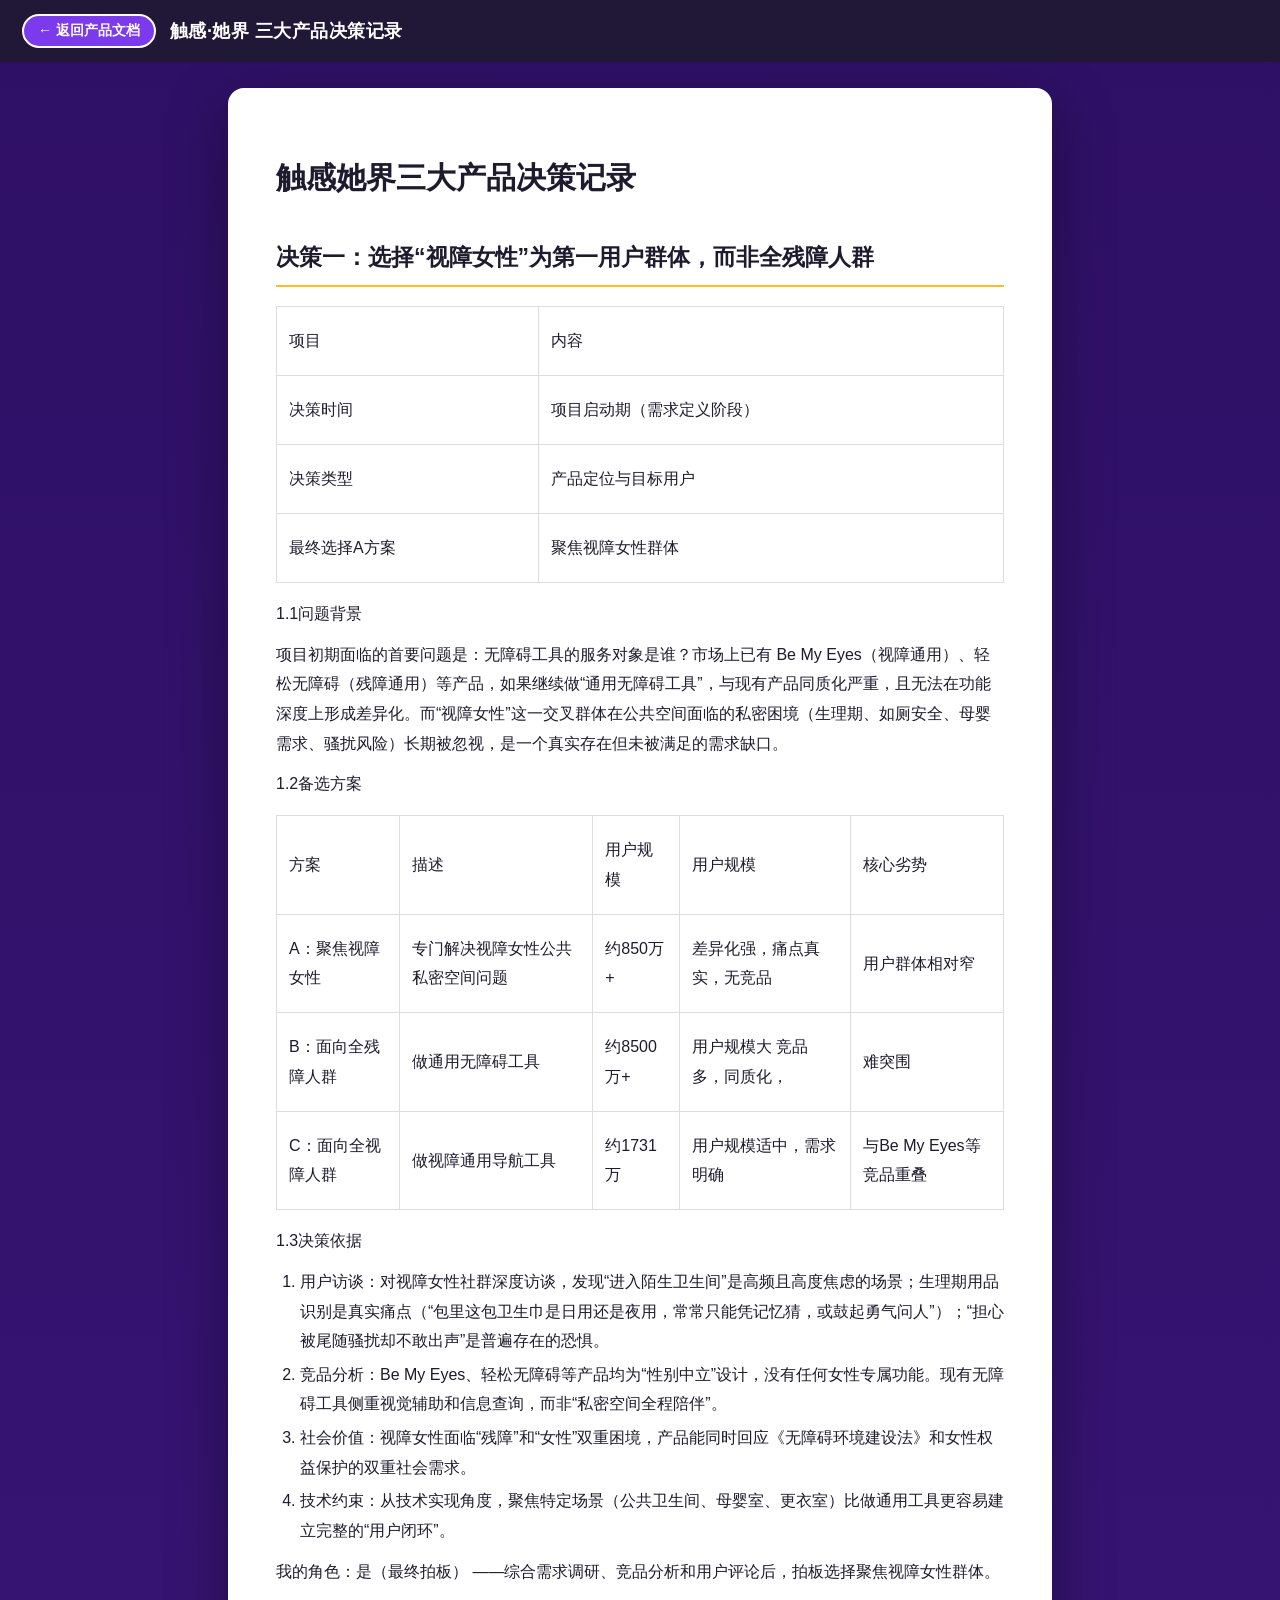
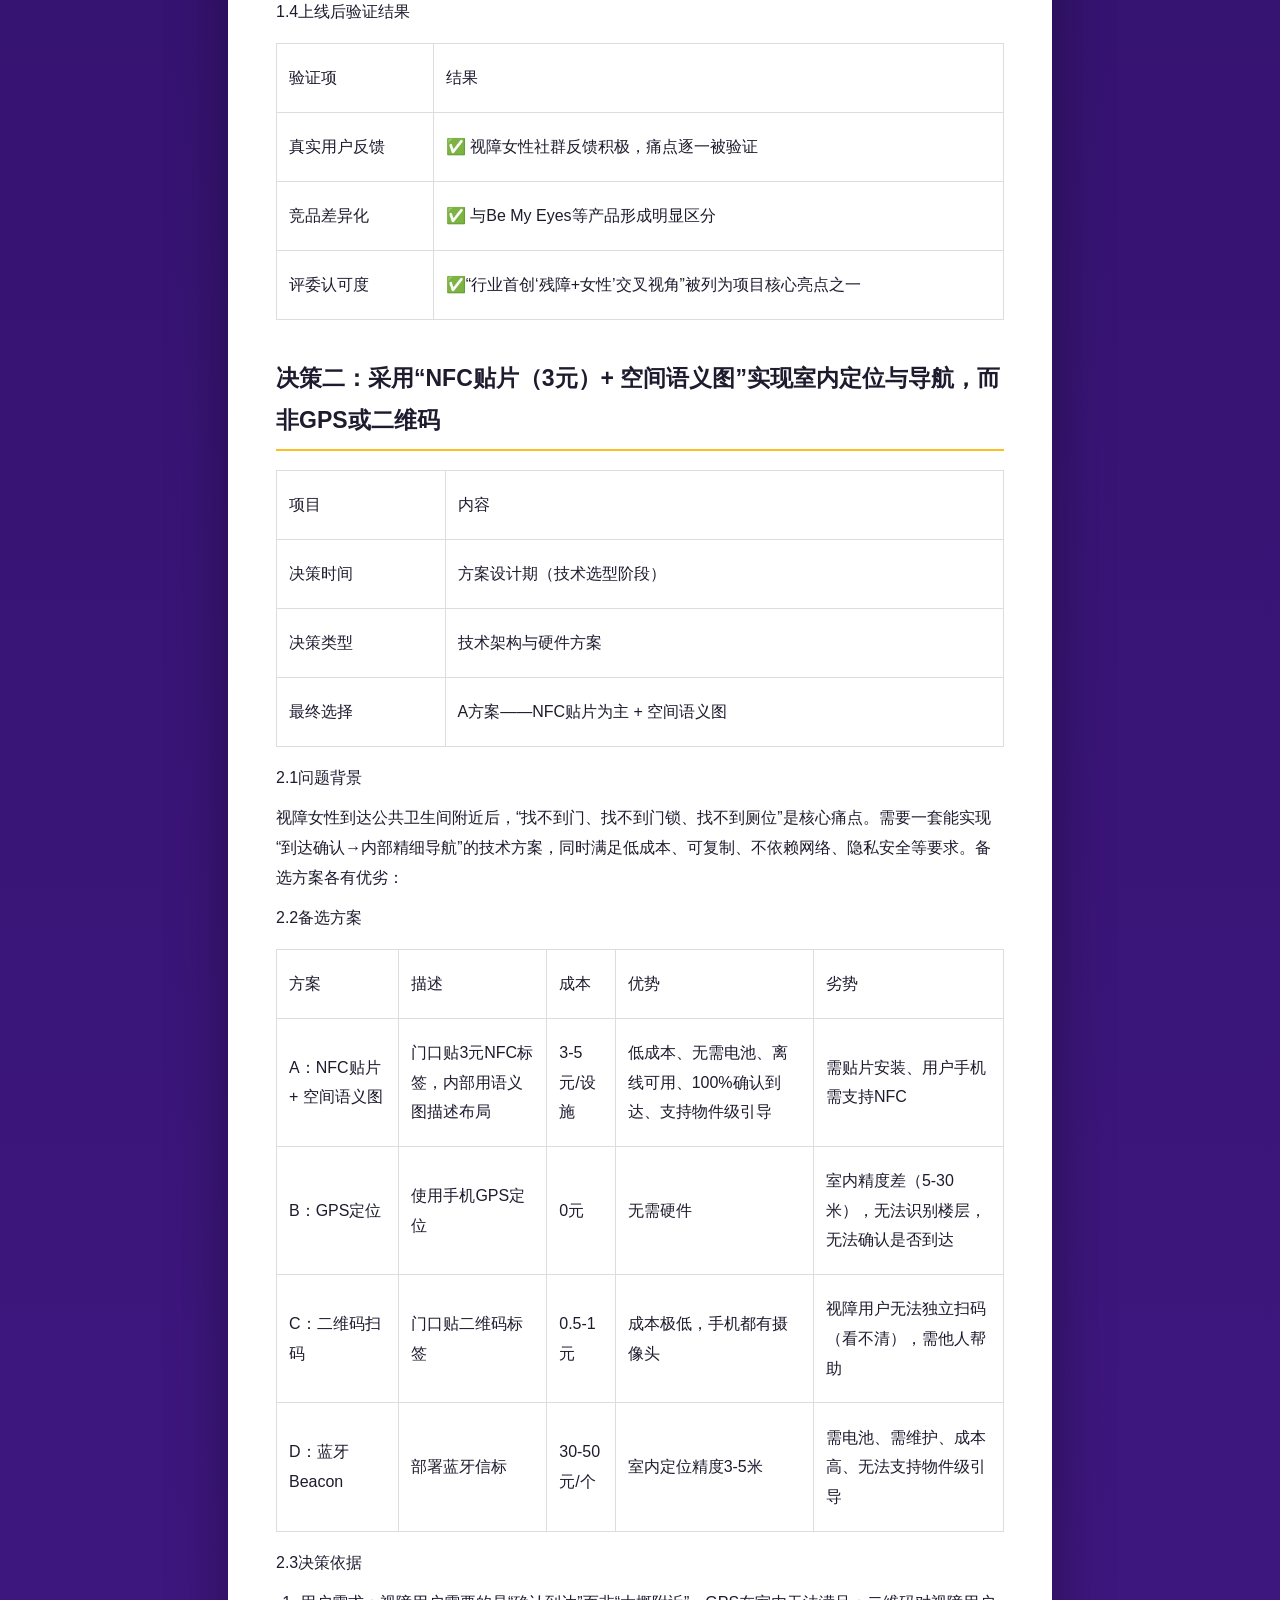
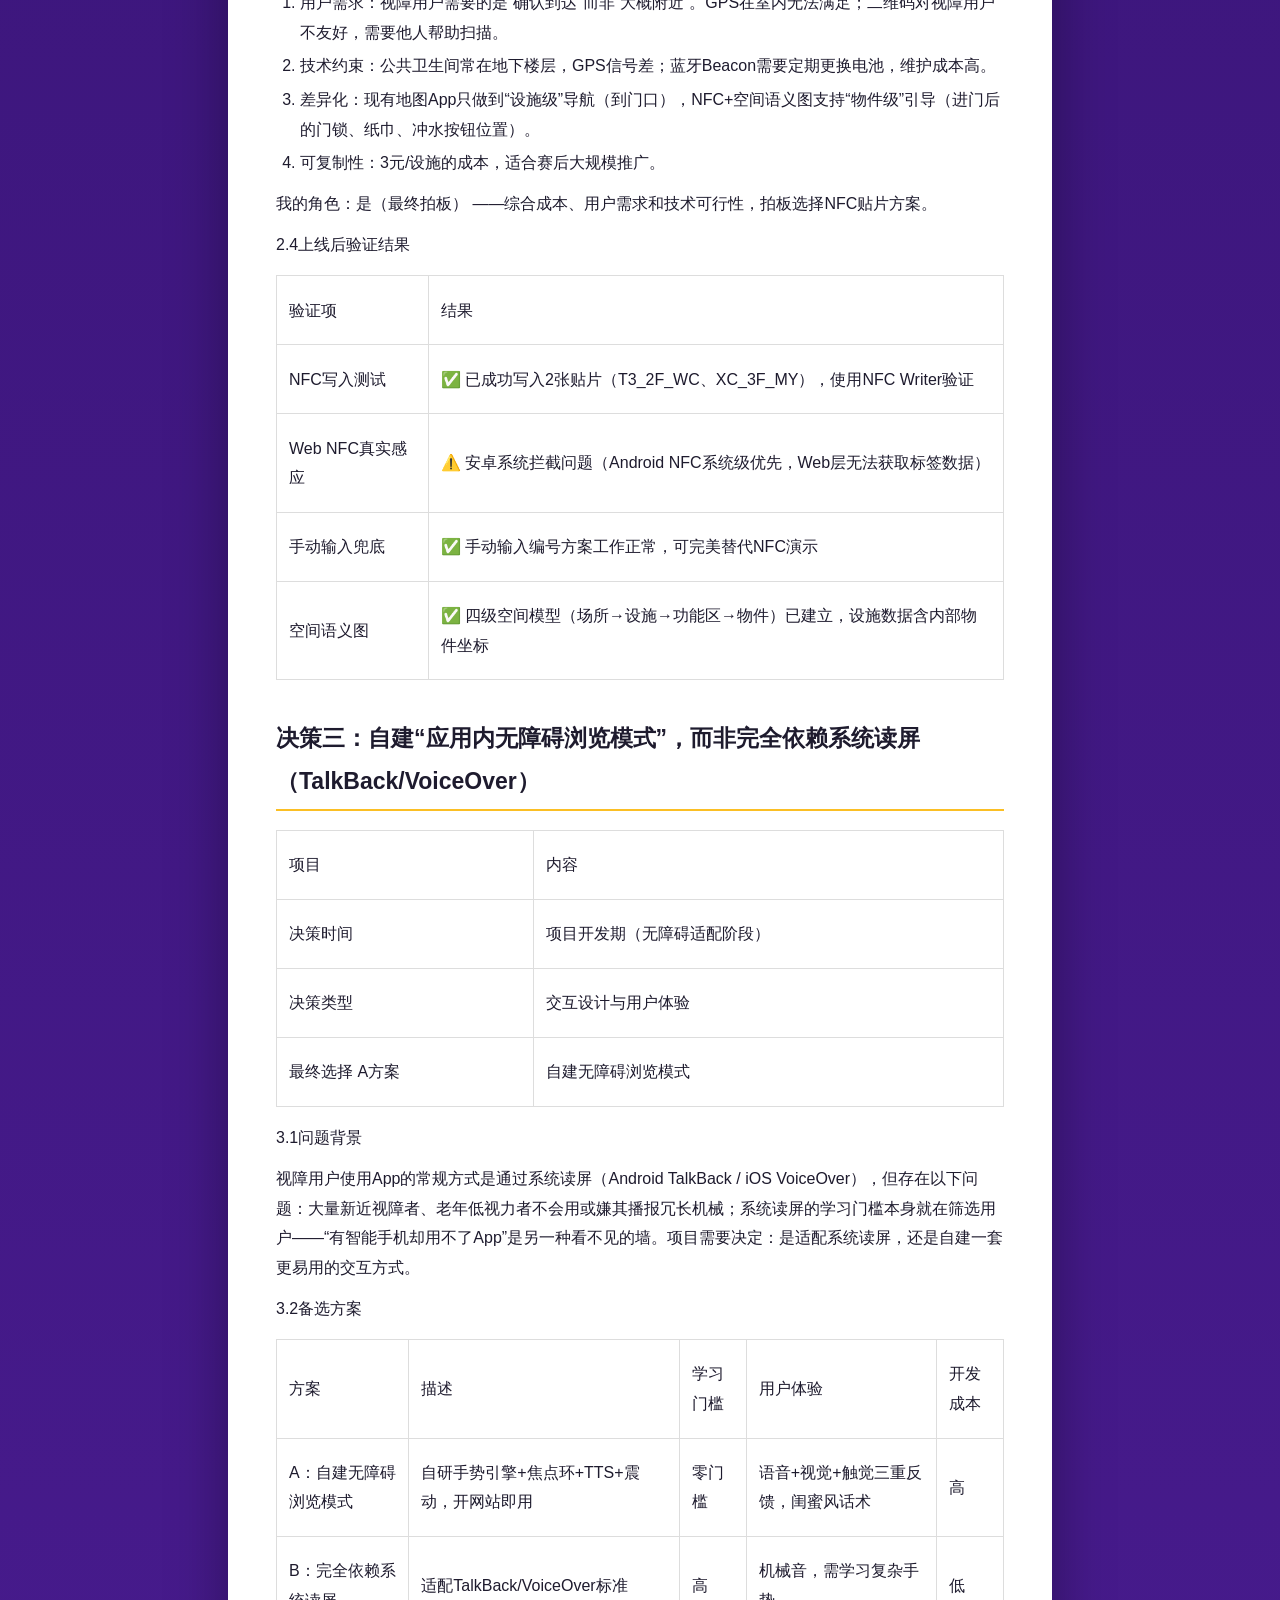
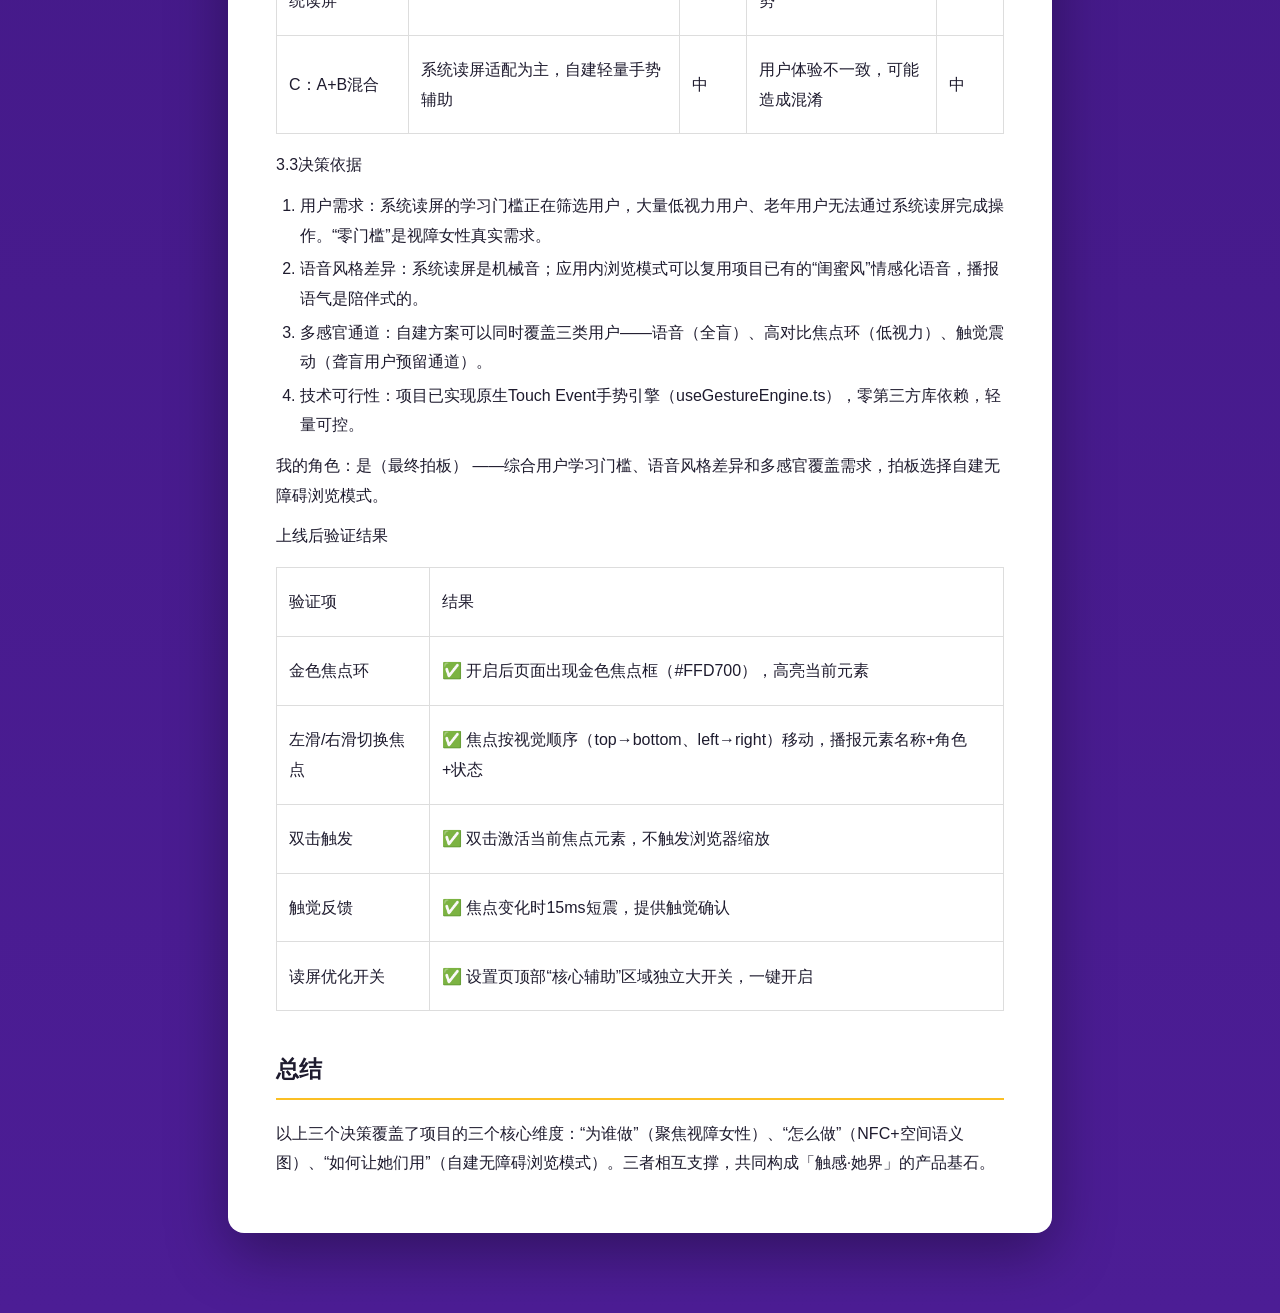
<file: doc02.html>
<!DOCTYPE html>
<html lang="zh-CN">
<head>
<meta charset="UTF-8">
<meta name="viewport" content="width=device-width, initial-scale=1.0">
<title>触感·她界 三大产品决策记录</title>
<style>
  :root{
    --purple-deep:#2e1065; --purple-dark:#4c1d95; --purple:#7c3aed;
    --cream:#fdf6ec; --dark:#1e1b2e; --yellow:#FBBF24;
  }
  *{box-sizing:border-box}
  body{margin:0;font-family:-apple-system,BlinkMacSystemFont,"Segoe UI","PingFang SC","Hiragino Sans GB","Microsoft YaHei",sans-serif;
    background:linear-gradient(180deg,var(--purple-deep),var(--purple-dark));color:var(--dark);min-height:100vh}
  .topbar{position:sticky;top:0;z-index:20;display:flex;align-items:center;gap:14px;
    padding:14px 22px;background:rgba(30,27,46,.85);backdrop-filter:blur(8px);color:#fff}
  .back{display:inline-flex;align-items:center;gap:6px;text-decoration:none;color:#fff;
    background:var(--purple);border:2px solid #fff;border-radius:999px;padding:6px 14px;font-size:14px;font-weight:600;transition:.2s}
  .back:hover{background:var(--yellow);color:var(--dark);border-color:var(--yellow)}
  .topbar h1{font-size:18px;margin:0;font-weight:800;letter-spacing:.5px}
  .wrap{max-width:860px;margin:26px auto 80px;padding:0 18px}
  .paper{background:#fff;border-radius:16px;box-shadow:0 20px 60px rgba(0,0,0,.35);padding:44px 48px;line-height:1.85;font-size:16px}
  .paper h1{font-size:30px;line-height:1.4}
  .paper h2{font-size:23px;margin-top:1.6em;padding-bottom:.3em;border-bottom:2px solid var(--yellow)}
  .paper h3{font-size:19px;margin-top:1.4em}
  .paper h4{font-size:16.5px}
  .paper p{margin:.7em 0}
  .paper ul,.paper ol{margin:.6em 0;padding-left:1.5em}
  .paper li{margin:.25em 0}
  .paper img{max-width:100%;height:auto;border-radius:8px}
  .paper table{border-collapse:collapse;width:100%;margin:1em 0}
  .paper th,.paper td{border:1px solid #ddd;padding:8px 12px;text-align:left}
  .paper th{background:#f6f0ff}
  .paper blockquote{border-left:4px solid var(--purple);margin:1em 0;padding:.3em 1em;background:#faf7ff}
  .paper a{color:var(--purple)}
  @media(max-width:640px){.paper{padding:26px 20px}.topbar h1{font-size:15px}}
</style>
</head>
<body>
  <div class="topbar">
    <a class="back" href="index.html#docs">← 返回产品文档</a>
    <h1>触感·她界 三大产品决策记录</h1>
  </div>
  <div class="wrap">
    <article class="paper">
<h1>触感她界三大产品决策记录</h1><h2>决策一：选择“视障女性”为第一用户群体，而非全残障人群</h2><table><tr><td><p>项目</p></td><td><p>内容</p></td></tr><tr><td><p>决策时间</p></td><td><p>项目启动期（需求定义阶段）</p></td></tr><tr><td><p>决策类型</p></td><td><p>产品定位与目标用户</p></td></tr><tr><td><p>最终选择A方案</p></td><td><p>聚焦视障女性群体</p></td></tr></table><p>1.1问题背景</p><p>项目初期面临的首要问题是：无障碍工具的服务对象是谁？市场上已有 Be My Eyes（视障通用）、轻松无障碍（残障通用）等产品，如果继续做“通用无障碍工具”，与现有产品同质化严重，且无法在功能深度上形成差异化。而“视障女性”这一交叉群体在公共空间面临的私密困境（生理期、如厕安全、母婴需求、骚扰风险）长期被忽视，是一个真实存在但未被满足的需求缺口。</p><p>1.2备选方案</p><table><tr><td><p>方案</p></td><td><p>描述</p></td><td><p>用户规模</p></td><td><p>用户规模</p></td><td><p>核心劣势</p></td></tr><tr><td><p>A：聚焦视障女性</p></td><td><p>专门解决视障女性公共私密空间问题</p></td><td><p>约850万+ </p></td><td><p>差异化强，痛点真实，无竞品</p></td><td><p>用户群体相对窄</p></td></tr><tr><td><p>B：面向全残障人群</p></td><td><p>做通用无障碍工具</p></td><td><p>约8500万+</p></td><td><p>用户规模大 竞品多，同质化，</p></td><td><p> 难突围</p></td></tr><tr><td><p>C：面向全视障人群</p></td><td><p>做视障通用导航工具</p></td><td><p>约1731万</p></td><td><p>用户规模适中，需求明确</p></td><td><p>与Be My Eyes等竞品重叠</p></td></tr></table><p>1.3决策依据</p><ol><li>用户访谈：对视障女性社群深度访谈，发现“进入陌生卫生间”是高频且高度焦虑的场景；生理期用品识别是真实痛点（“包里这包卫生巾是日用还是夜用，常常只能凭记忆猜，或鼓起勇气问人”）；“担心被尾随骚扰却不敢出声”是普遍存在的恐惧。</li><li>竞品分析：Be My Eyes、轻松无障碍等产品均为“性别中立”设计，没有任何女性专属功能。现有无障碍工具侧重视觉辅助和信息查询，而非“私密空间全程陪伴”。</li><li>社会价值：视障女性面临“残障”和“女性”双重困境，产品能同时回应《无障碍环境建设法》和女性权益保护的双重社会需求。</li><li>技术约束：从技术实现角度，聚焦特定场景（公共卫生间、母婴室、更衣室）比做通用工具更容易建立完整的“用户闭环”。</li></ol><p>我的角色：是（最终拍板） ——综合需求调研、竞品分析和用户评论后，拍板选择聚焦视障女性群体。</p><p>1.4上线后验证结果</p><table><tr><td><p>验证项</p></td><td><p>结果</p></td></tr><tr><td><p>真实用户反馈</p></td><td><p> ✅ 视障女性社群反馈积极，痛点逐一被验证</p></td></tr><tr><td><p>竞品差异化</p></td><td><p> ✅ 与Be My Eyes等产品形成明显区分</p></td></tr><tr><td><p>评委认可度</p></td><td><p>✅“行业首创‘残障+女性’交叉视角”被列为项目核心亮点之一</p></td></tr></table><h2>决策二：采用“NFC贴片（3元）+ 空间语义图”实现室内定位与导航，而非GPS或二维码</h2><table><tr><td><p>项目</p></td><td><p>内容</p></td></tr><tr><td><p>决策时间</p></td><td><p>方案设计期（技术选型阶段）</p></td></tr><tr><td><p>决策类型</p></td><td><p>技术架构与硬件方案</p></td></tr><tr><td><p>最终选择 </p></td><td><p>A方案——NFC贴片为主 + 空间语义图</p></td></tr></table><p>2.1问题背景</p><p>视障女性到达公共卫生间附近后，“找不到门、找不到门锁、找不到厕位”是核心痛点。需要一套能实现“到达确认→内部精细导航”的技术方案，同时满足低成本、可复制、不依赖网络、隐私安全等要求。备选方案各有优劣：</p><p>2.2备选方案</p><table><tr><td><p>方案</p></td><td><p>描述</p></td><td><p>成本</p></td><td><p>优势</p></td><td><p>劣势</p></td></tr><tr><td><p>A：NFC贴片 + 空间语义图</p></td><td><p>门口贴3元NFC标签，内部用语义图描述布局</p></td><td><p>3-5元/设施</p></td><td><p>低成本、无需电池、离线可用、100%确认到达、支持物件级引导</p></td><td><p> 需贴片安装、用户手机需支持NFC</p></td></tr><tr><td><p>B：GPS定位</p></td><td><p>使用手机GPS定位</p></td><td><p>0元 </p></td><td><p>无需硬件</p></td><td><p>室内精度差（5-30米），无法识别楼层，无法确认是否到达</p></td></tr><tr><td><p>C：二维码扫码</p></td><td><p>门口贴二维码标签</p></td><td><p>0.5-1元 </p></td><td><p>成本极低，手机都有摄像头</p></td><td><p>视障用户无法独立扫码（看不清），需他人帮助</p></td></tr><tr><td><p>D：蓝牙Beacon</p></td><td><p>部署蓝牙信标</p></td><td><p>30-50元/个</p></td><td><p>室内定位精度3-5米</p></td><td><p> 需电池、需维护、成本高、无法支持物件级引导</p></td></tr></table><p>2.3决策依据</p><ol><li>用户需求：视障用户需要的是“确认到达”而非“大概附近”。GPS在室内无法满足；二维码对视障用户不友好，需要他人帮助扫描。</li><li>技术约束：公共卫生间常在地下楼层，GPS信号差；蓝牙Beacon需要定期更换电池，维护成本高。</li><li>差异化：现有地图App只做到“设施级”导航（到门口），NFC+空间语义图支持“物件级”引导（进门后的门锁、纸巾、冲水按钮位置）。</li><li>可复制性：3元/设施的成本，适合赛后大规模推广。</li></ol><p>我的角色：是（最终拍板） ——综合成本、用户需求和技术可行性，拍板选择NFC贴片方案。</p><p>2.4上线后验证结果</p><table><tr><td><p>验证项</p></td><td><p>结果</p></td></tr><tr><td><p>NFC写入测试</p></td><td><p>✅ 已成功写入2张贴片（T3_2F_WC、XC_3F_MY），使用NFC Writer验证</p></td></tr><tr><td><p>Web NFC真实感应</p></td><td><p>⚠️ 安卓系统拦截问题（Android NFC系统级优先，Web层无法获取标签数据）</p></td></tr><tr><td><p>手动输入兜底</p></td><td><p>✅ 手动输入编号方案工作正常，可完美替代NFC演示</p></td></tr><tr><td><p>空间语义图</p></td><td><p>✅ 四级空间模型（场所→设施→功能区→物件）已建立，设施数据含内部物件坐标</p></td></tr></table><h2> 决策三：自建“应用内无障碍浏览模式”，而非完全依赖系统读屏（TalkBack/VoiceOver）</h2><table><tr><td><p>项目</p></td><td><p>内容</p></td></tr><tr><td><p>决策时间</p></td><td><p>项目开发期（无障碍适配阶段）</p></td></tr><tr><td><p>决策类型</p></td><td><p>交互设计与用户体验</p></td></tr><tr><td><p>最终选择 A方案</p></td><td><p>自建无障碍浏览模式</p></td></tr></table><p>3.1问题背景</p><p>视障用户使用App的常规方式是通过系统读屏（Android TalkBack / iOS VoiceOver），但存在以下问题：大量新近视障者、老年低视力者不会用或嫌其播报冗长机械；系统读屏的学习门槛本身就在筛选用户——“有智能手机却用不了App”是另一种看不见的墙。项目需要决定：是适配系统读屏，还是自建一套更易用的交互方式。</p><p>3.2备选方案</p><table><tr><td><p>方案</p></td><td><p>描述</p></td><td><p>学习门槛</p></td><td><p>用户体验</p></td><td><p>开发成本</p></td></tr><tr><td><p>A：自建无障碍浏览模式</p></td><td><p>自研手势引擎+焦点环+TTS+震动，开网站即用</p></td><td><p>零门槛</p></td><td><p>语音+视觉+触觉三重反馈，闺蜜风话术</p></td><td><p>高</p></td></tr><tr><td><p>B：完全依赖系统读屏</p></td><td><p>适配TalkBack/VoiceOver标准</p></td><td><p>高</p></td><td><p>机械音，需学习复杂手势</p></td><td><p>低</p></td></tr><tr><td><p>C：A+B混合</p></td><td><p>系统读屏适配为主，自建轻量手势辅助</p></td><td><p>中</p></td><td><p>用户体验不一致，可能造成混淆</p></td><td><p>中</p></td></tr></table><p>3.3决策依据</p><ol><li>用户需求：系统读屏的学习门槛正在筛选用户，大量低视力用户、老年用户无法通过系统读屏完成操作。“零门槛”是视障女性真实需求。</li><li>语音风格差异：系统读屏是机械音；应用内浏览模式可以复用项目已有的“闺蜜风”情感化语音，播报语气是陪伴式的。</li><li>多感官通道：自建方案可以同时覆盖三类用户——语音（全盲）、高对比焦点环（低视力）、触觉震动（聋盲用户预留通道）。</li><li>技术可行性：项目已实现原生Touch Event手势引擎（useGestureEngine.ts），零第三方库依赖，轻量可控。</li></ol><p>我的角色：是（最终拍板） ——综合用户学习门槛、语音风格差异和多感官覆盖需求，拍板选择自建无障碍浏览模式。</p><p>上线后验证结果</p><table><tr><td><p>验证项 </p></td><td><p>结果</p></td></tr><tr><td><p>金色焦点环</p></td><td><p> ✅ 开启后页面出现金色焦点框（#FFD700），高亮当前元素</p></td></tr><tr><td><p>左滑/右滑切换焦点</p></td><td><p> ✅ 焦点按视觉顺序（top→bottom、left→right）移动，播报元素名称+角色+状态</p></td></tr><tr><td><p>双击触发</p></td><td><p>✅ 双击激活当前焦点元素，不触发浏览器缩放</p></td></tr><tr><td><p>触觉反馈</p></td><td><p>✅ 焦点变化时15ms短震，提供触觉确认</p></td></tr><tr><td><p>读屏优化开关</p></td><td><p>✅ 设置页顶部“核心辅助”区域独立大开关，一键开启</p></td></tr></table><h2>总结</h2><p>以上三个决策覆盖了项目的三个核心维度：“为谁做”（聚焦视障女性）、“怎么做”（NFC+空间语义图）、“如何让她们用”（自建无障碍浏览模式）。三者相互支撑，共同构成「触感·她界」的产品基石。</p>
    </article>
  </div>
</body>
</html>
</file>
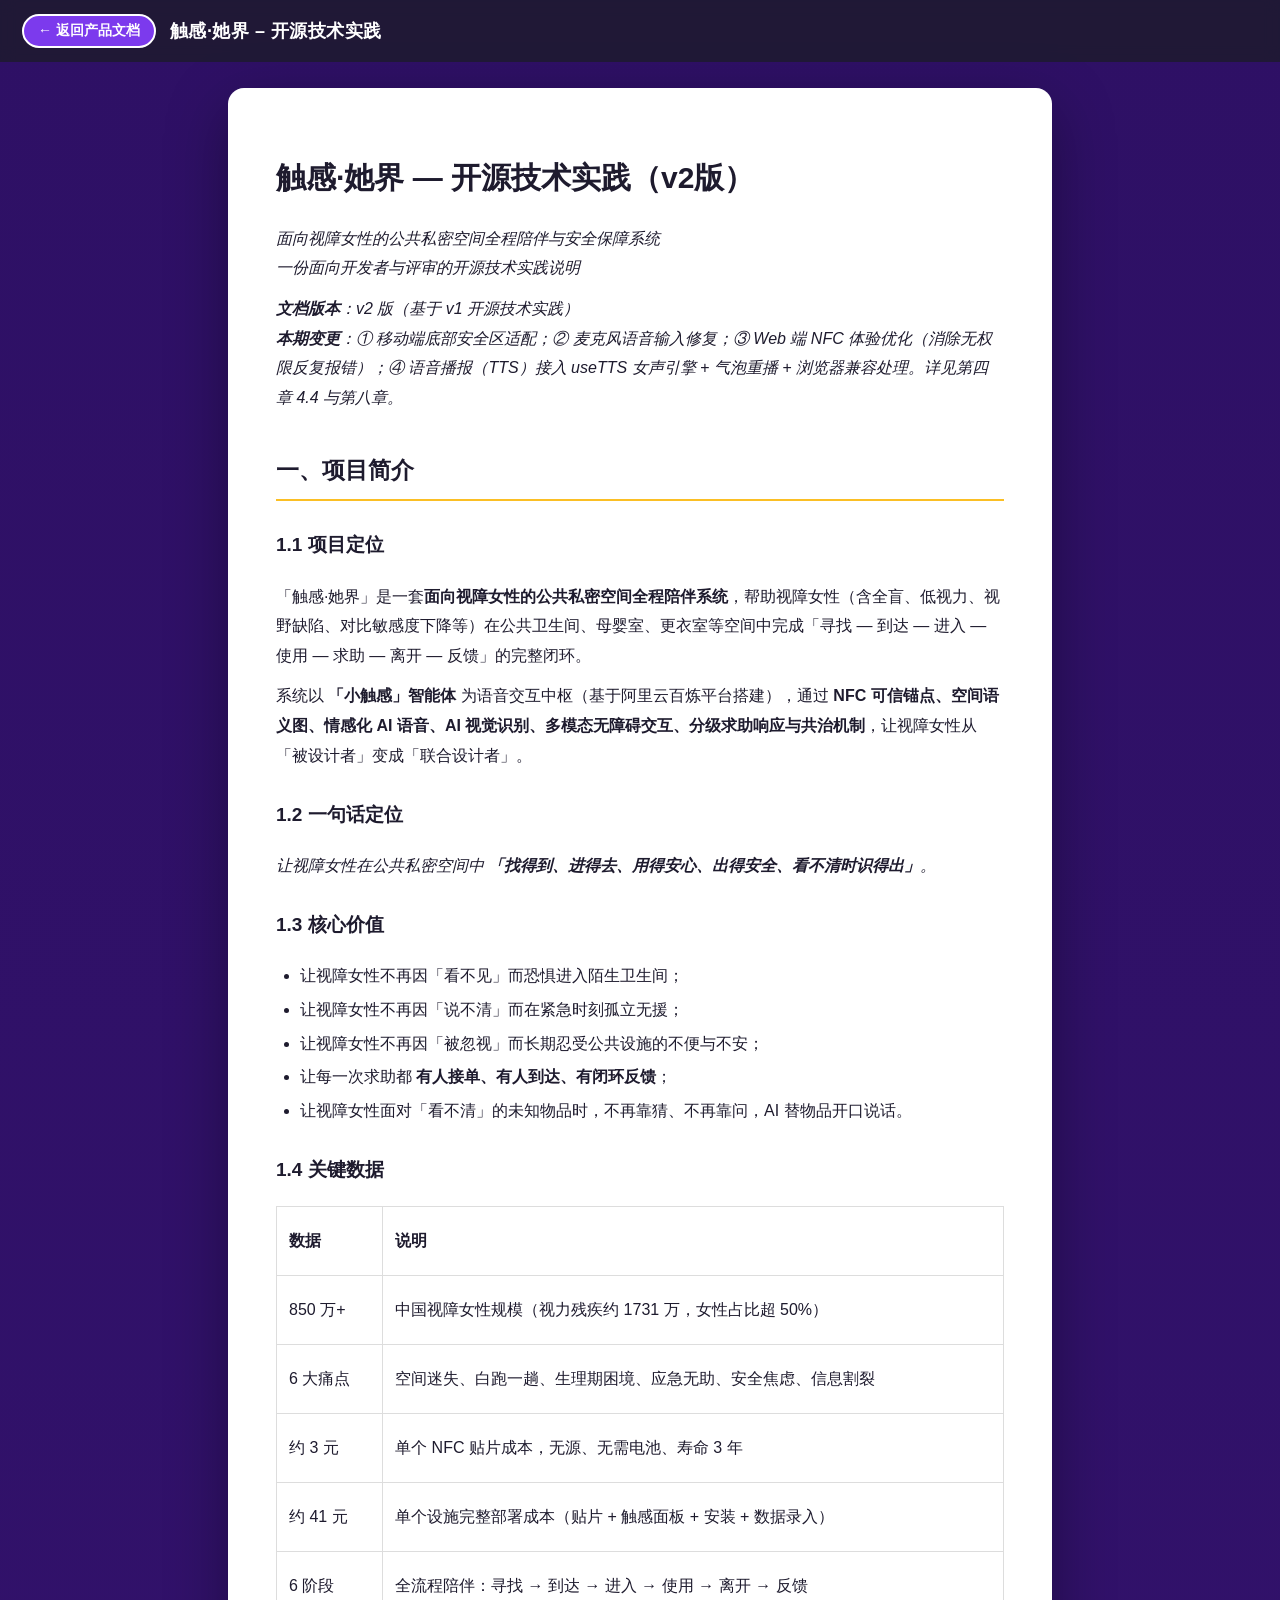
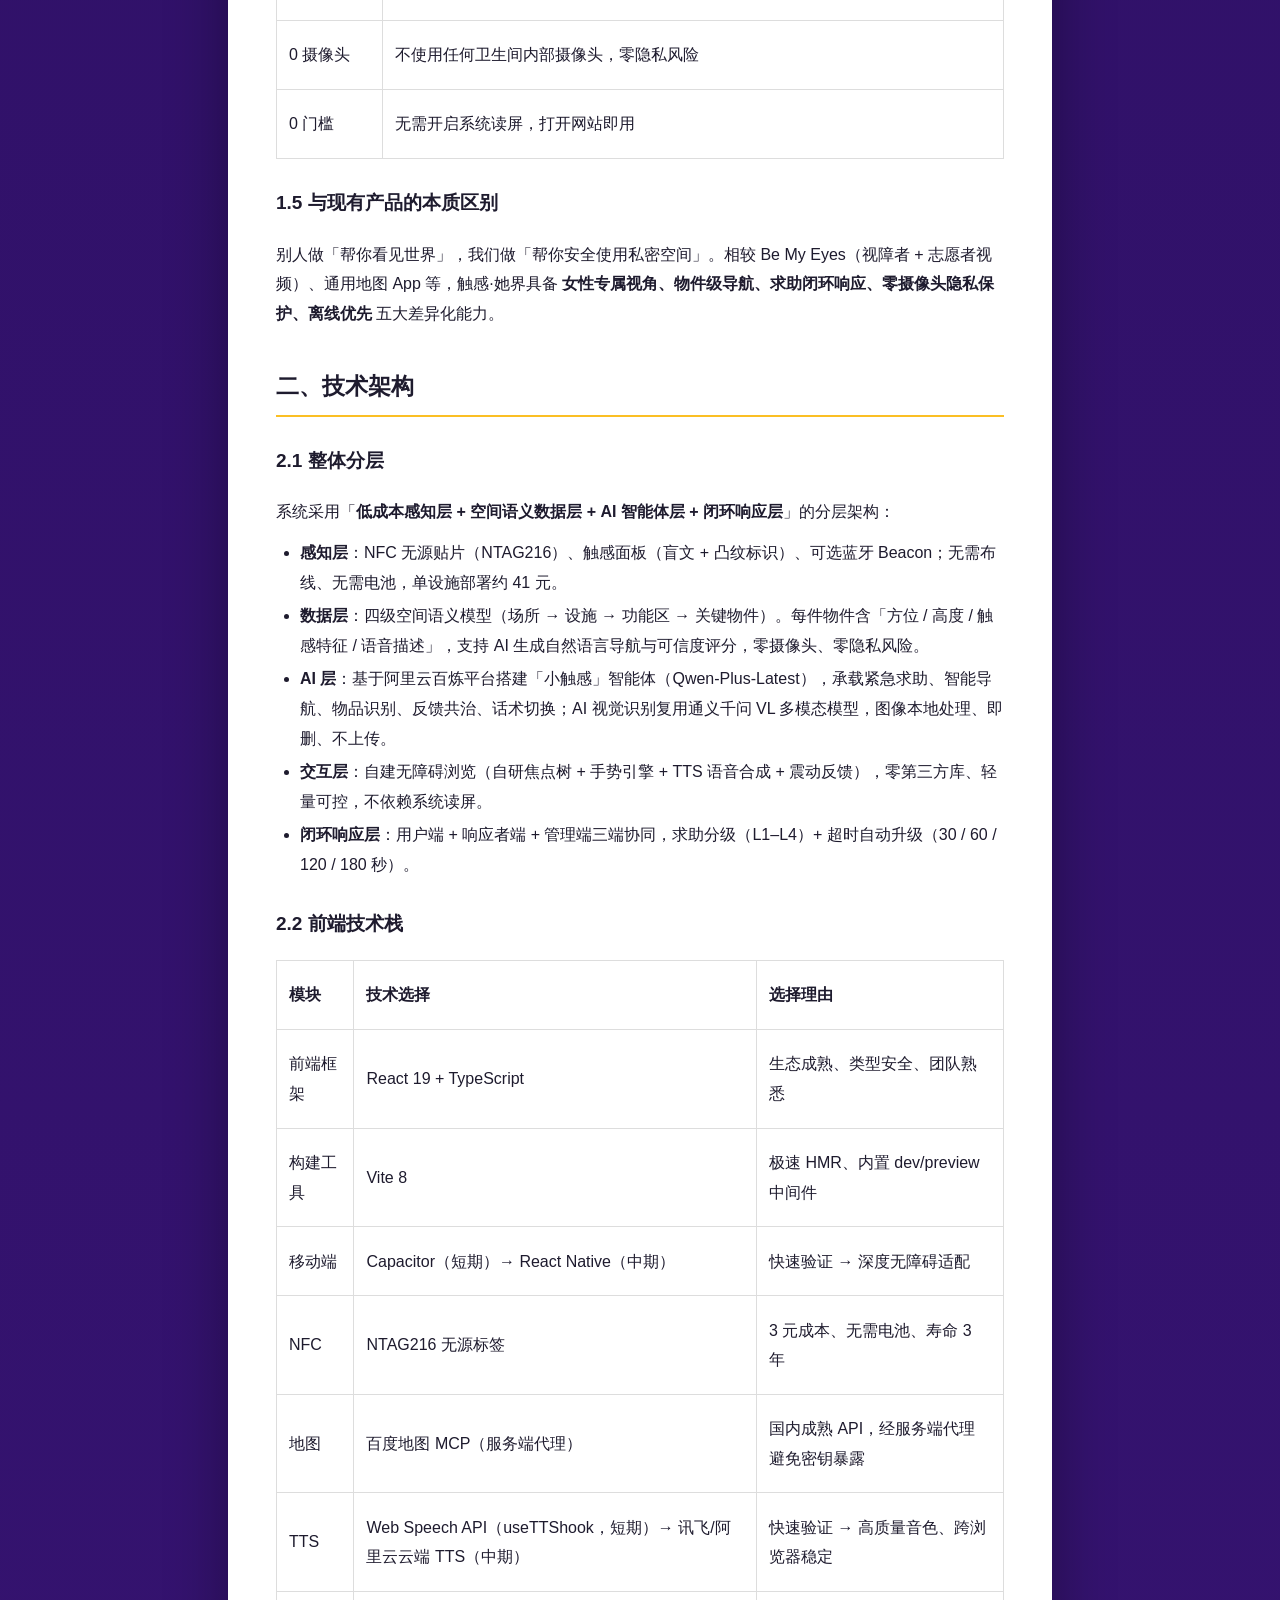
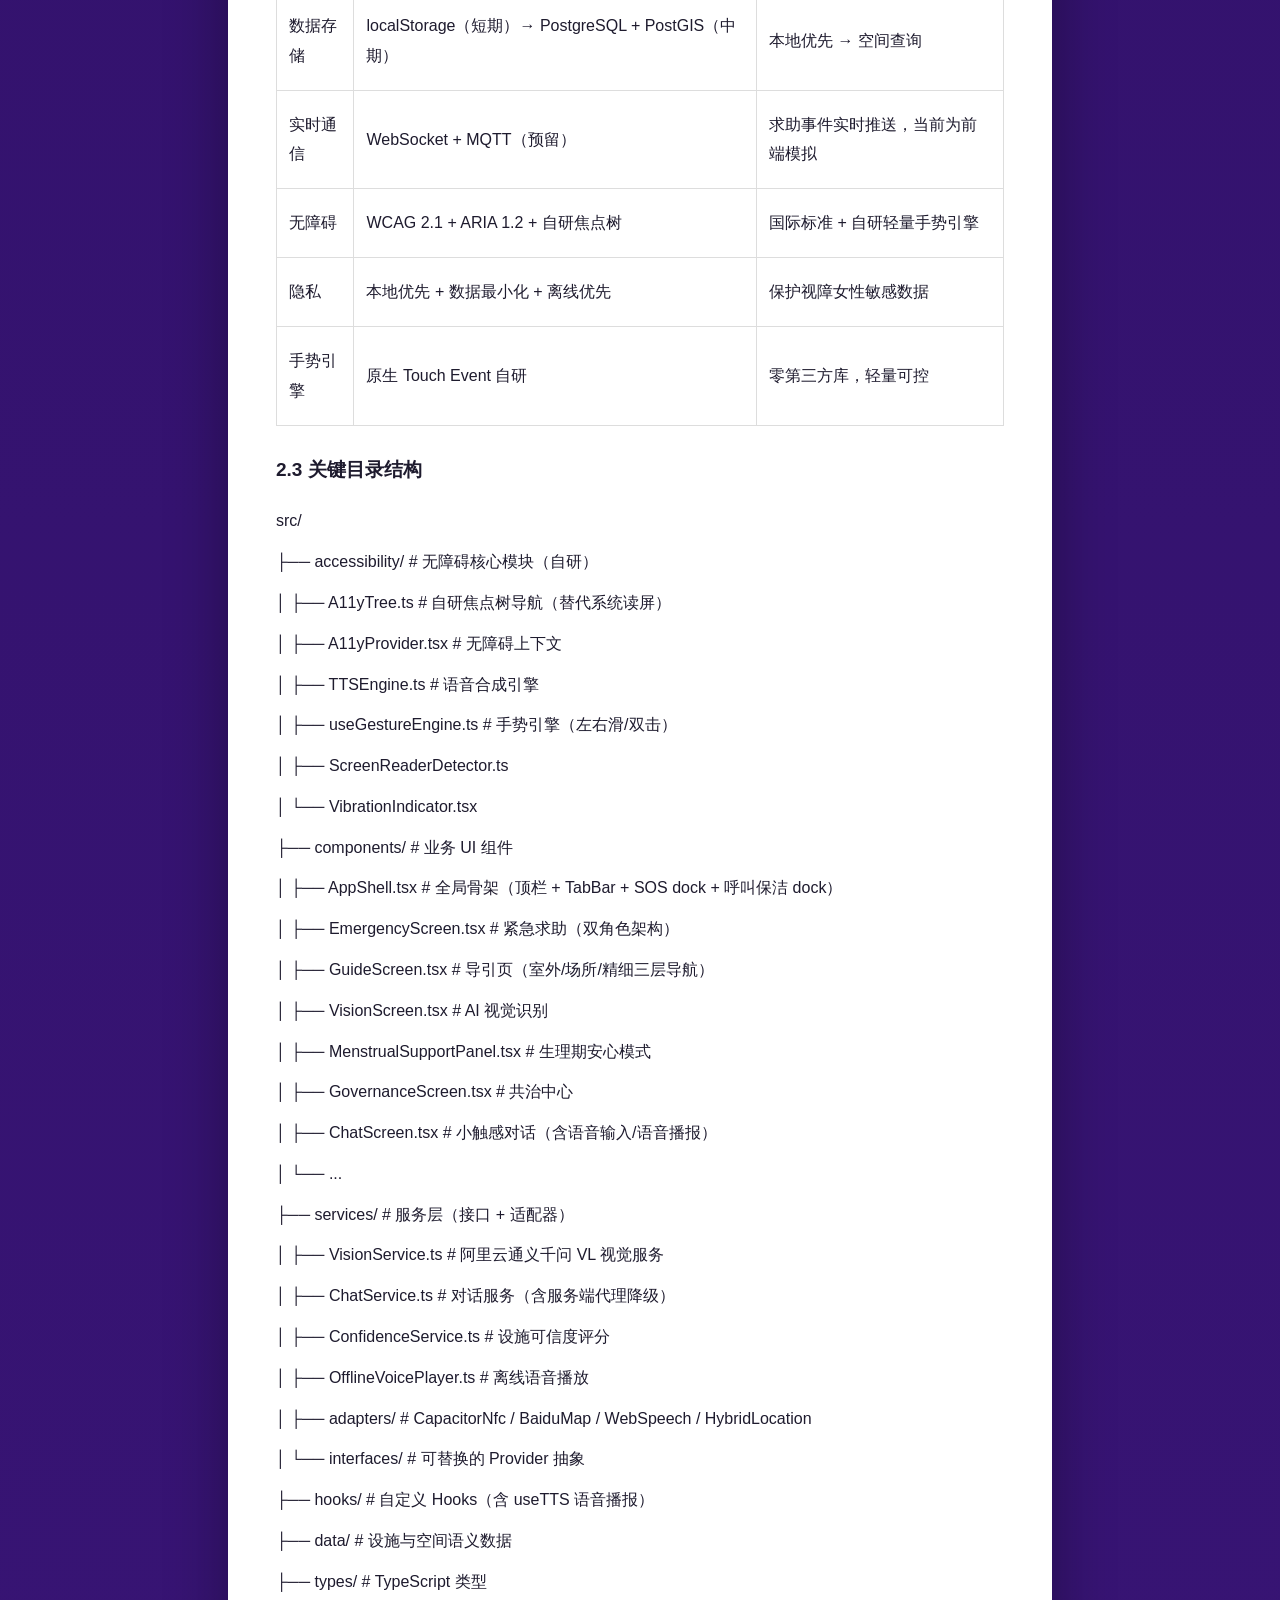
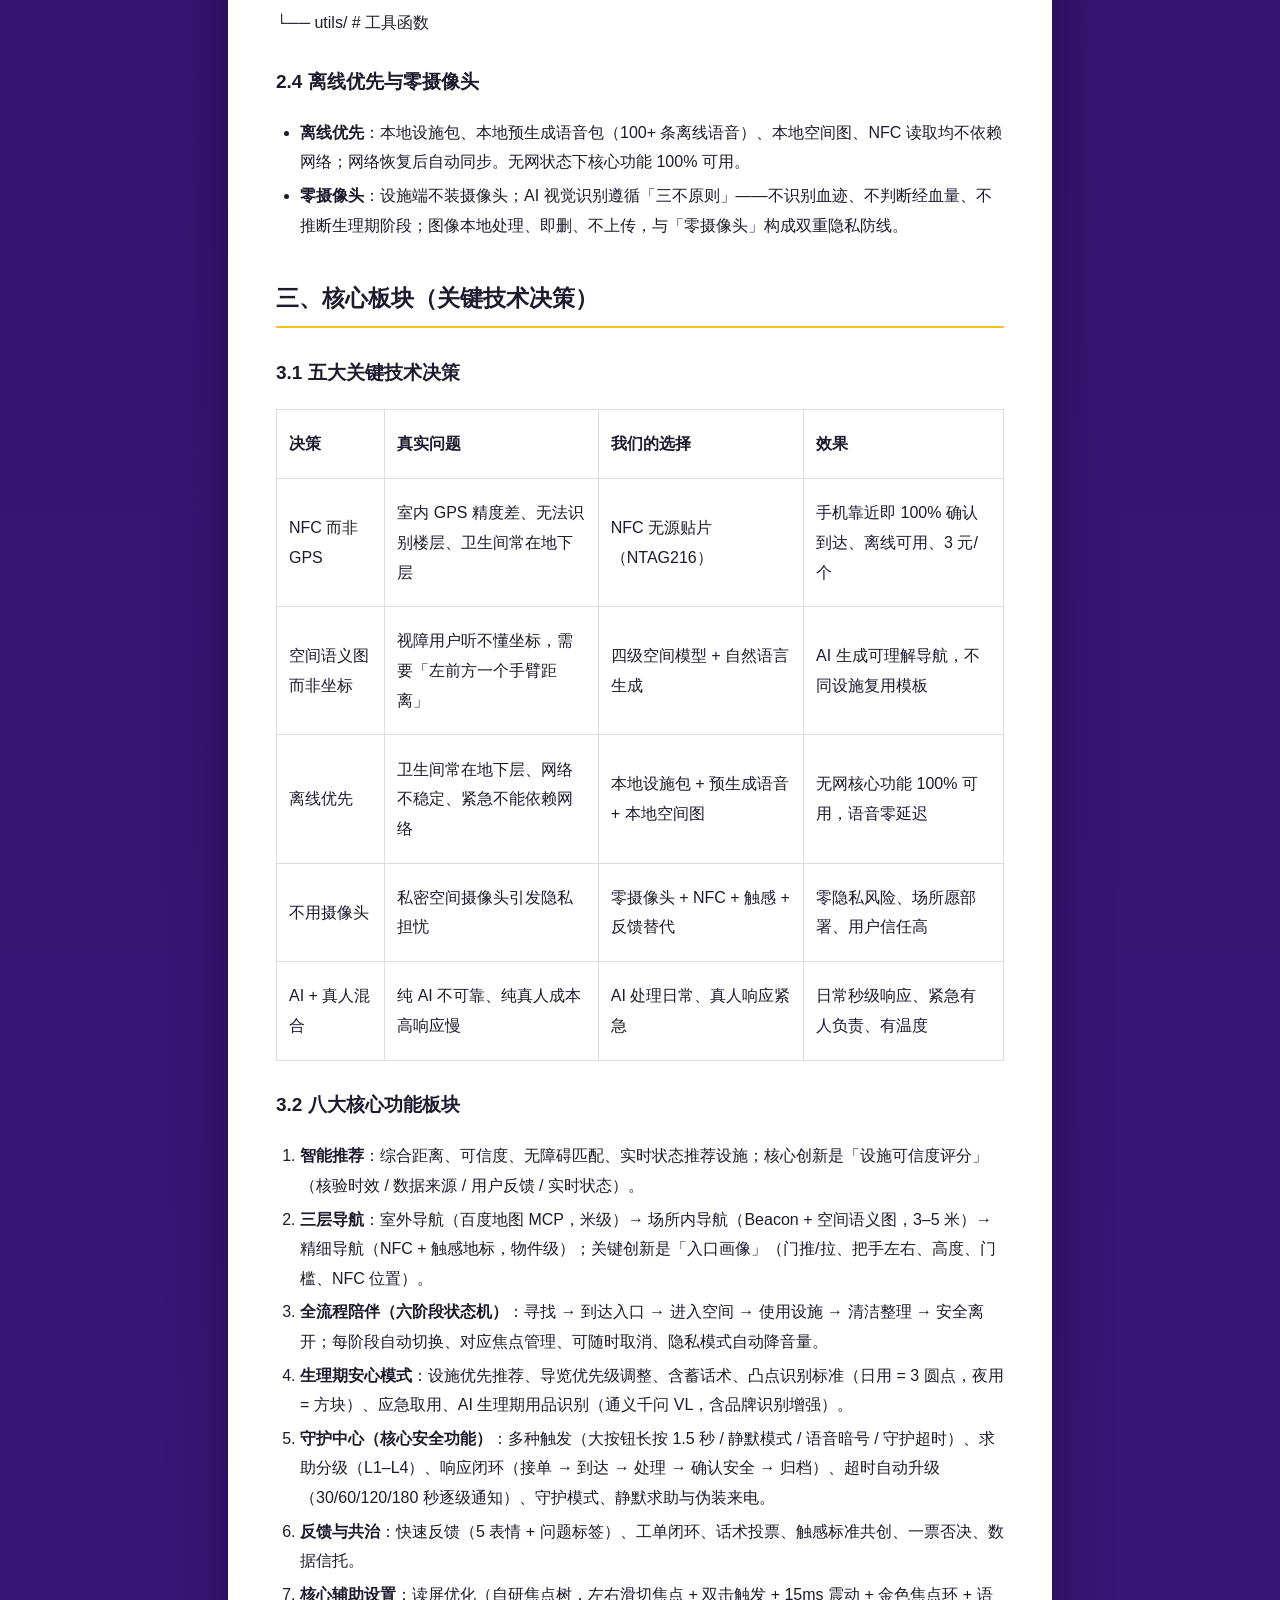
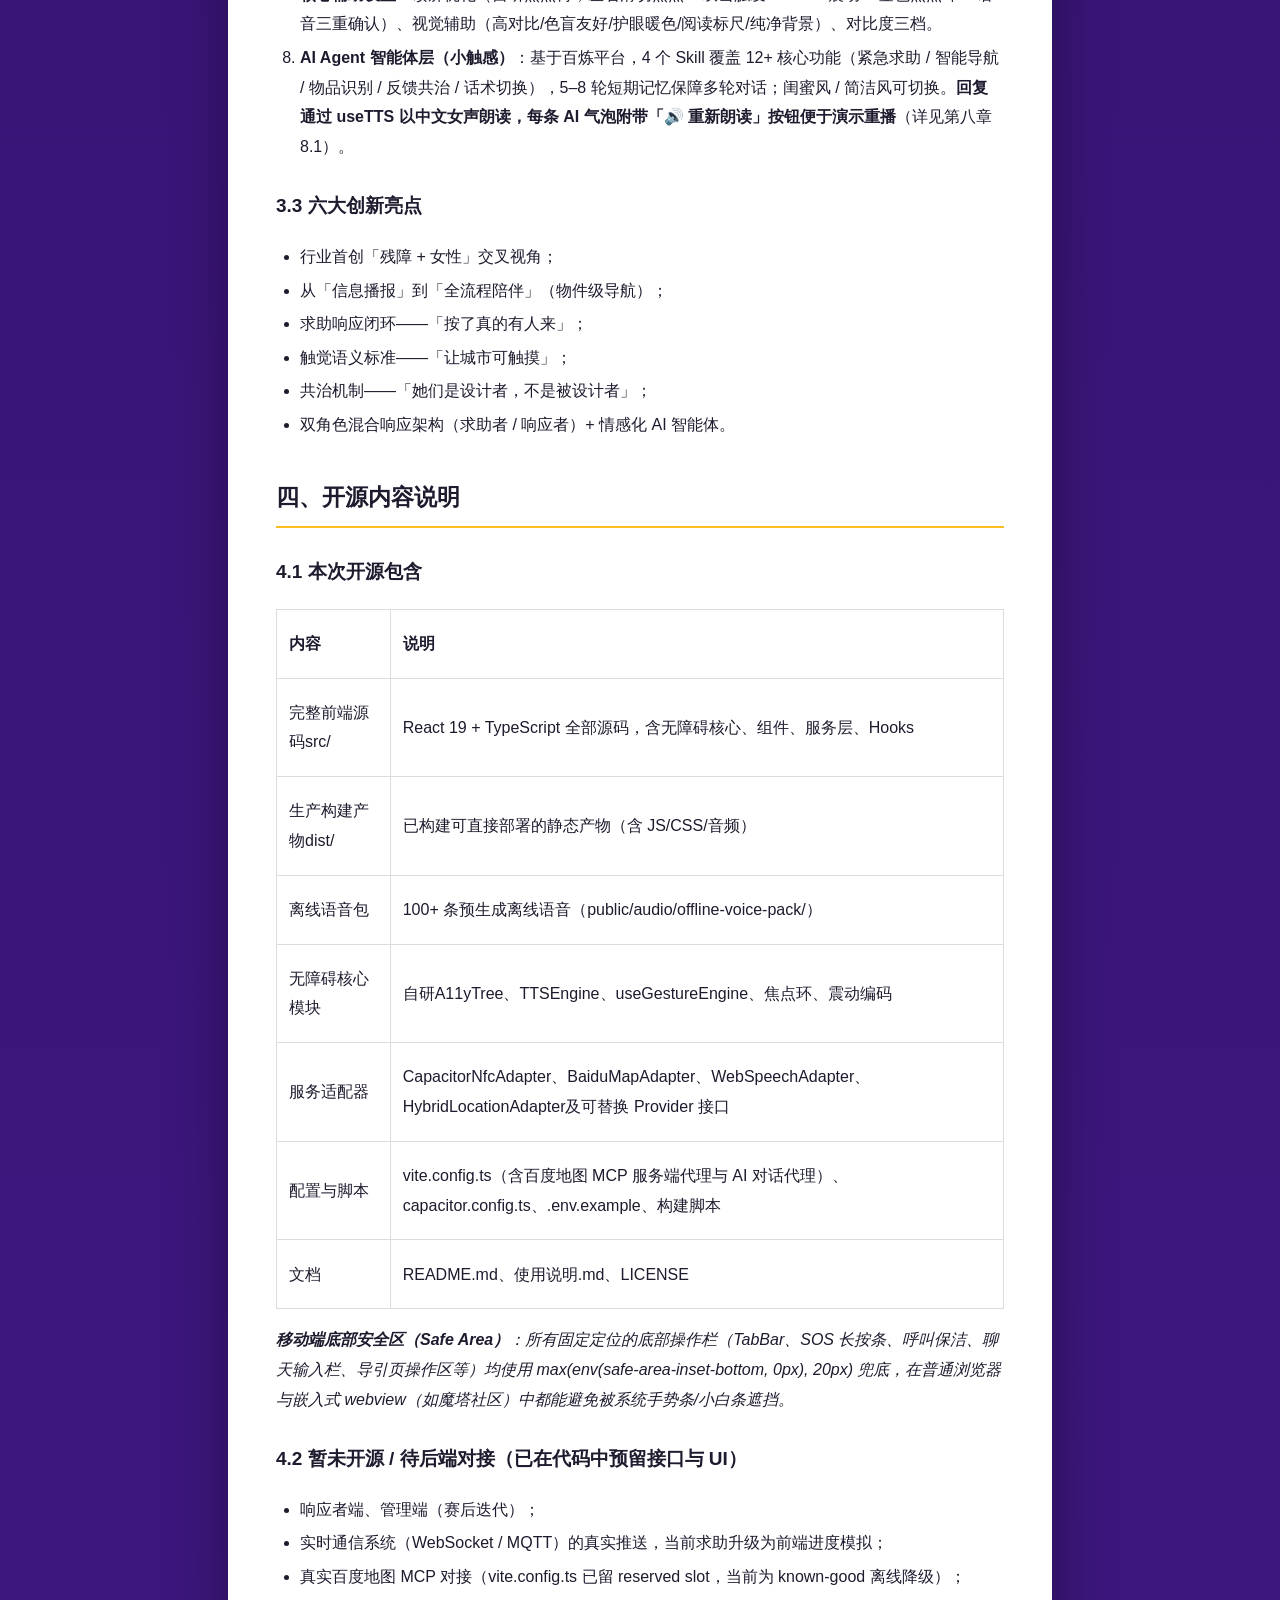
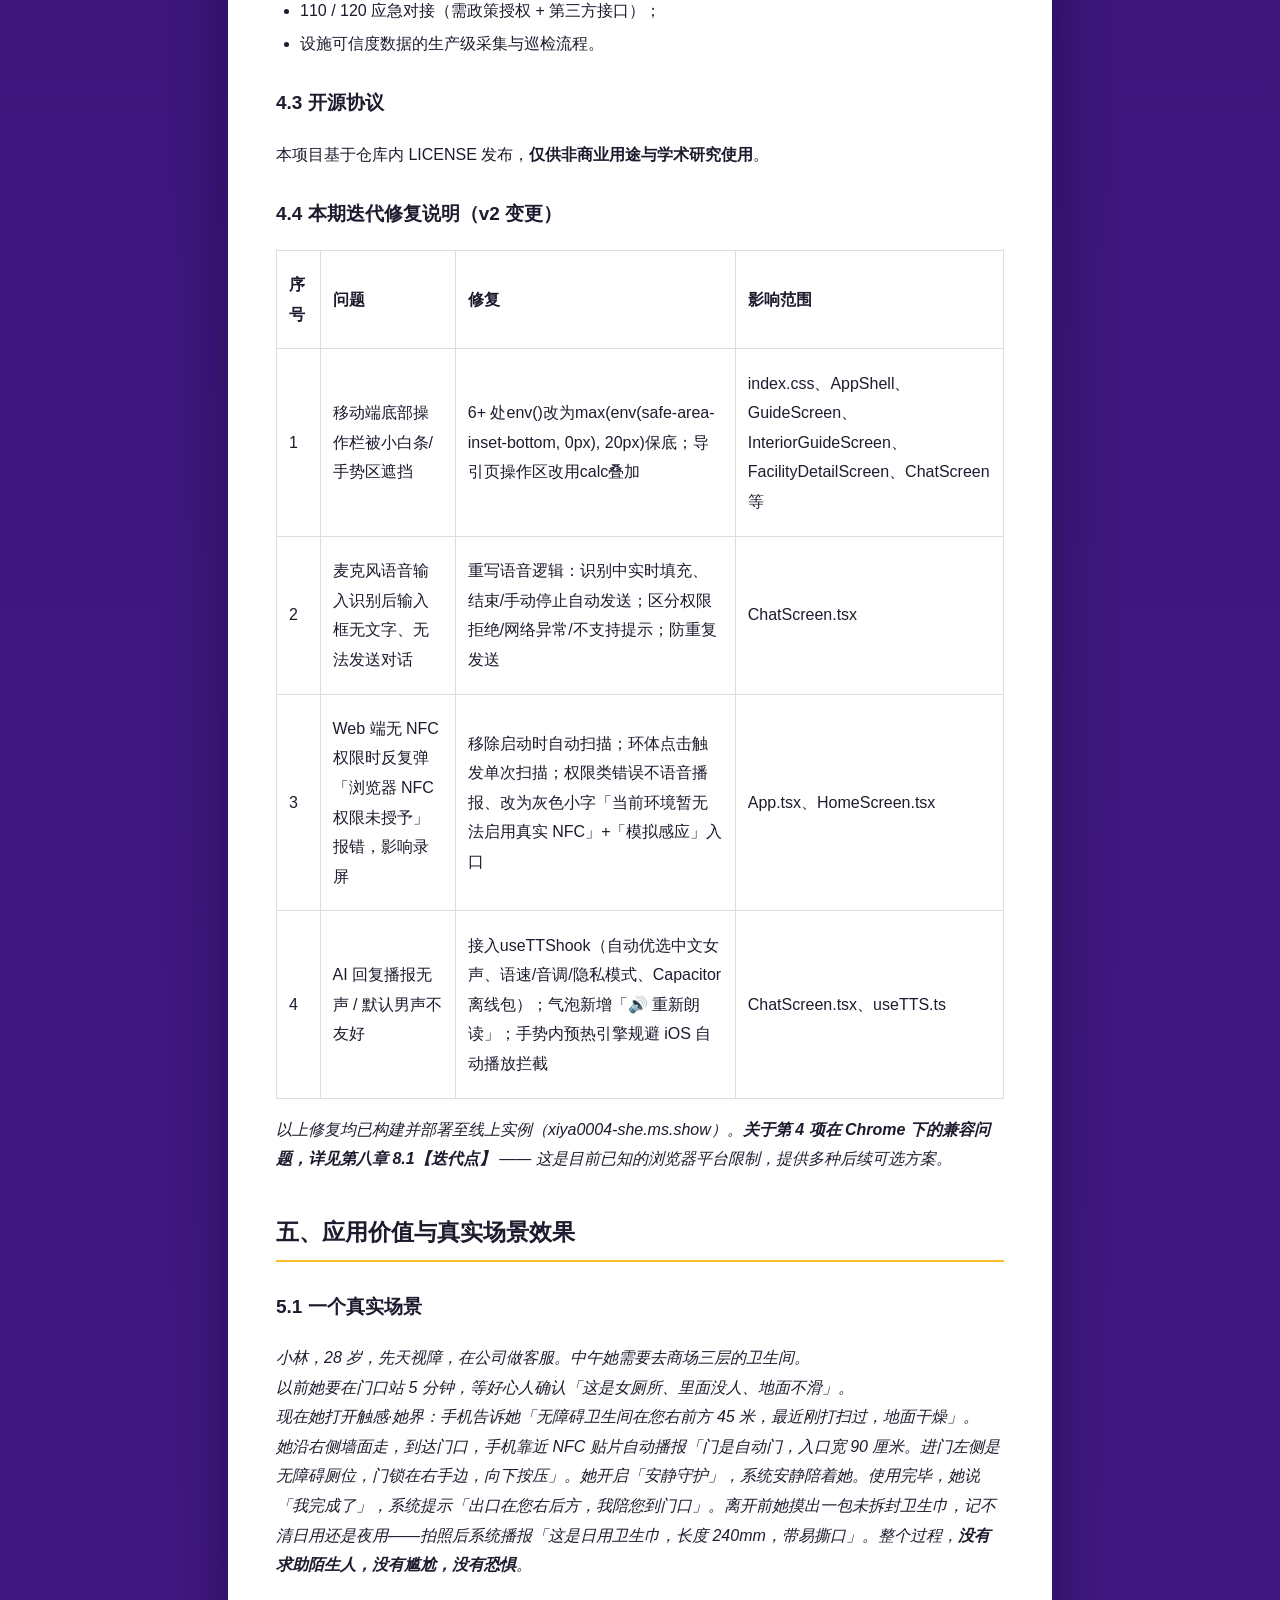
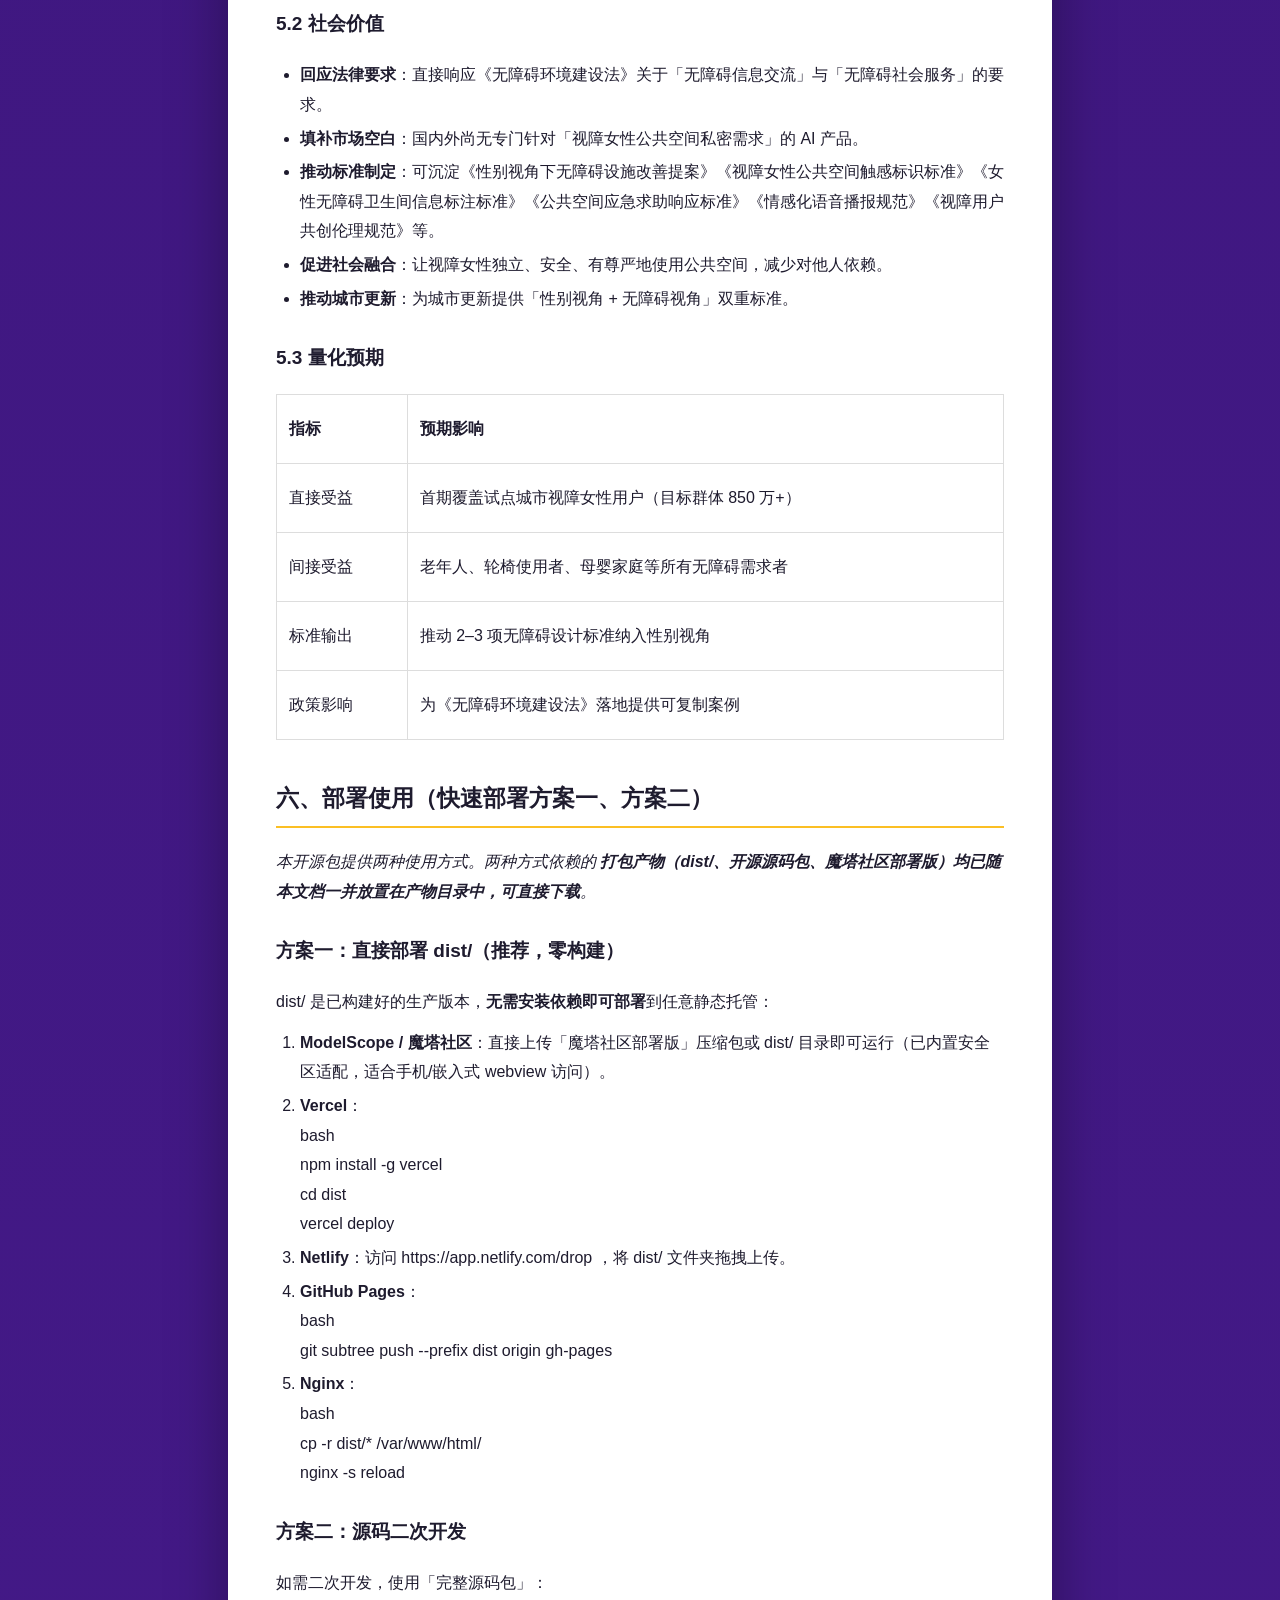
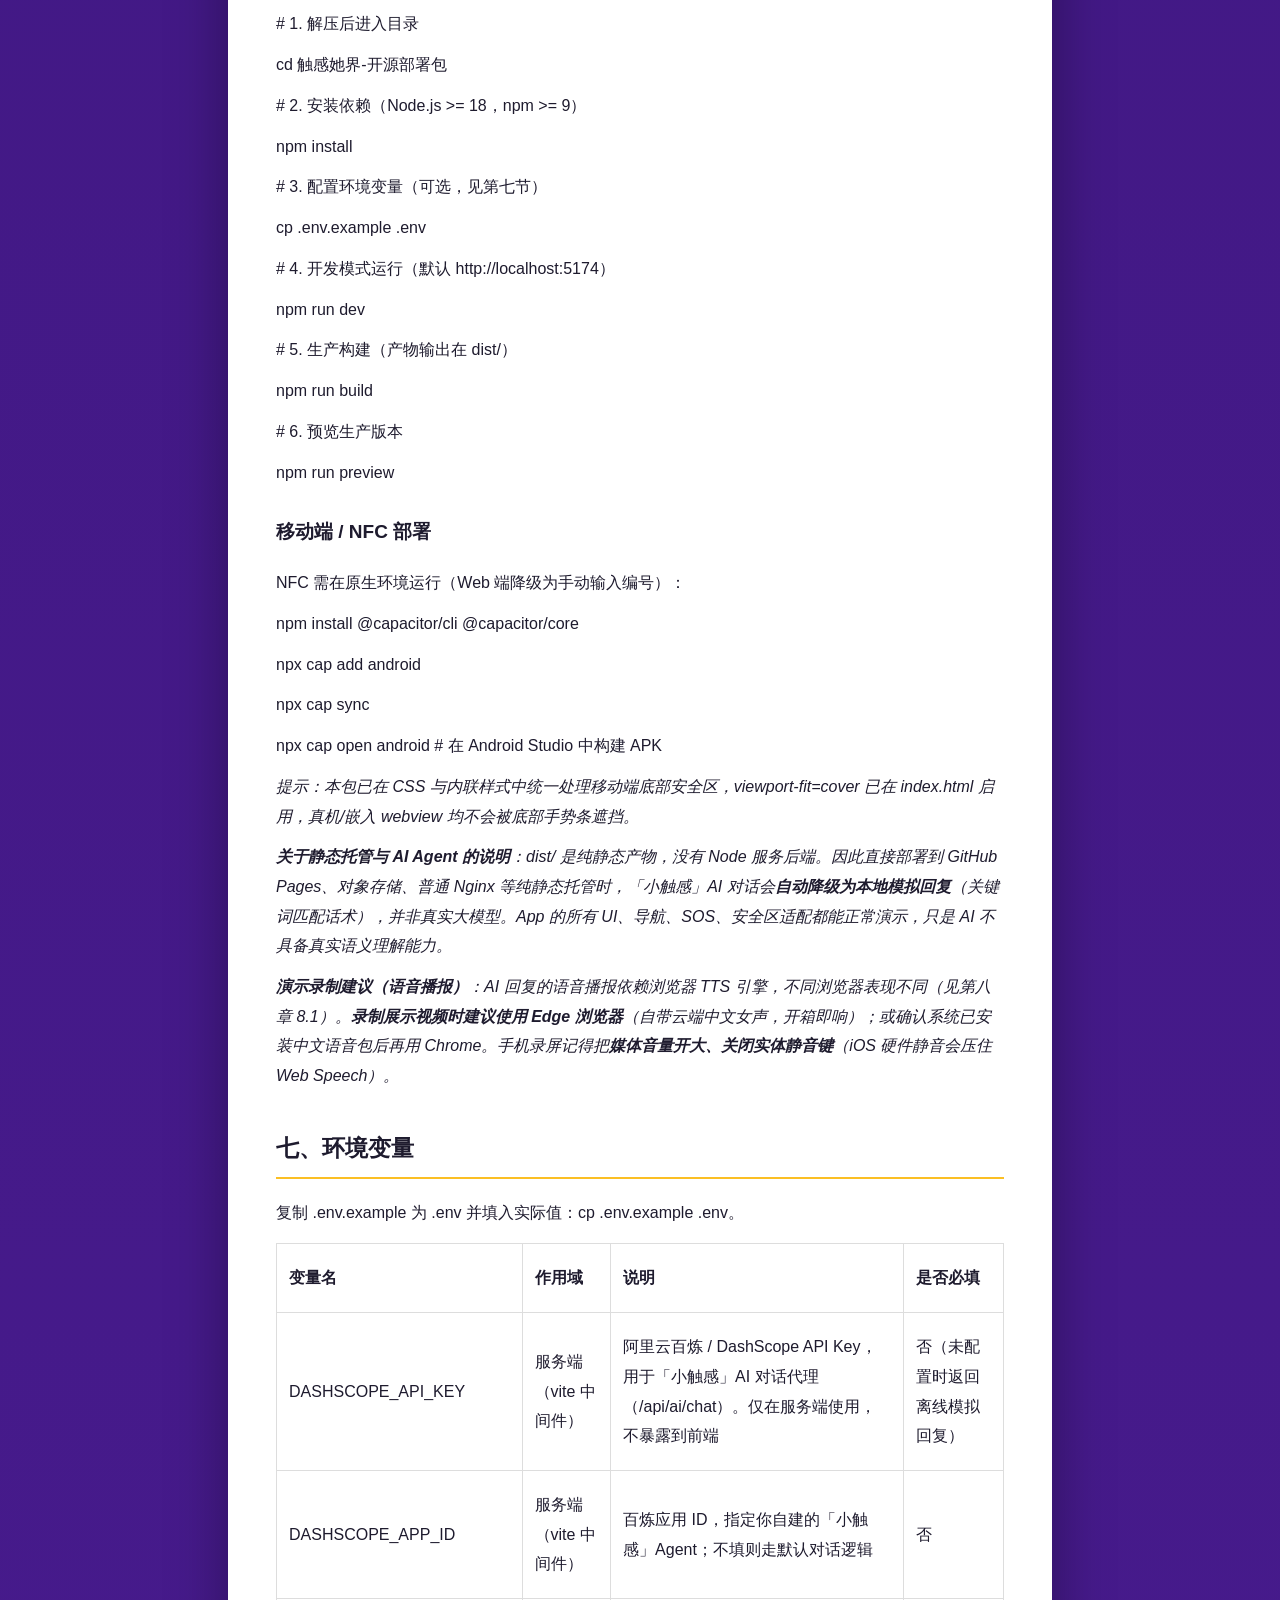
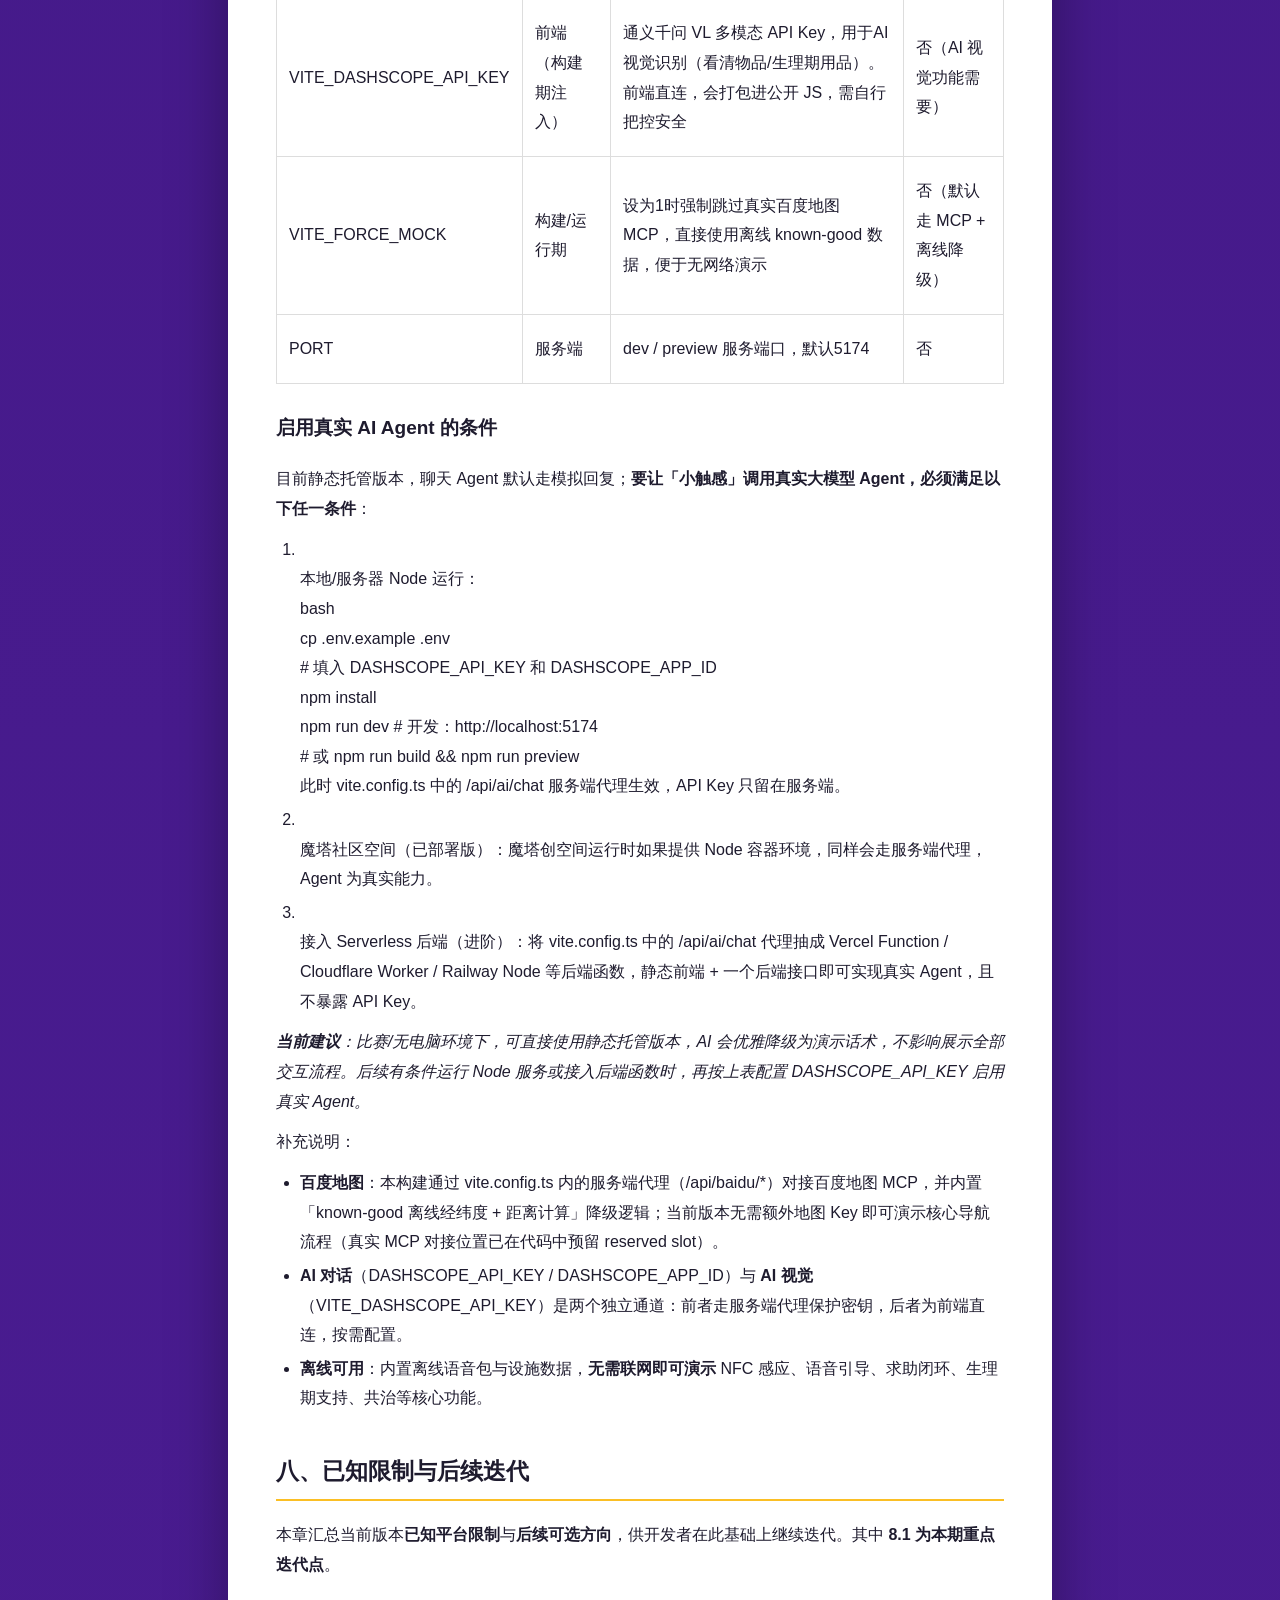
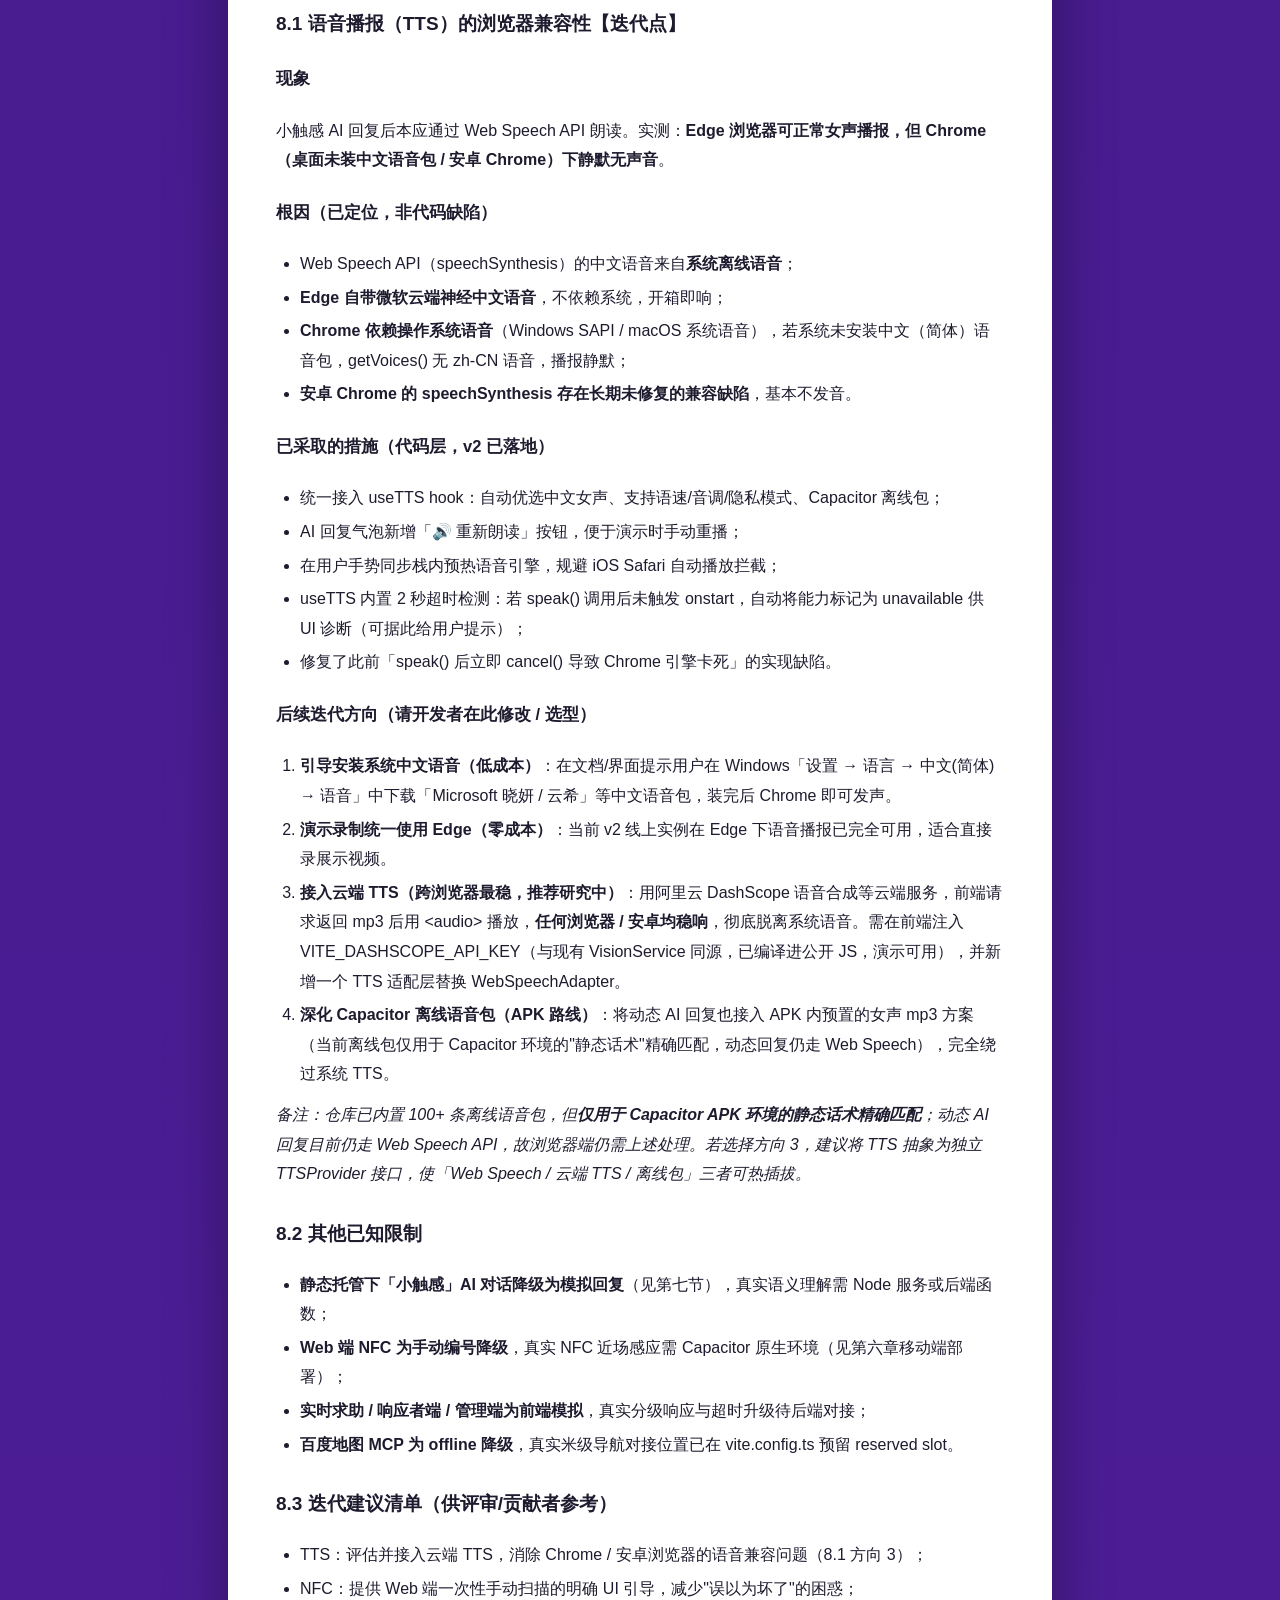
<file: doc03.html>
<!DOCTYPE html>
<html lang="zh-CN">
<head>
<meta charset="UTF-8">
<meta name="viewport" content="width=device-width, initial-scale=1.0">
<title>触感·她界 – 开源技术实践</title>
<style>
  :root{
    --purple-deep:#2e1065; --purple-dark:#4c1d95; --purple:#7c3aed;
    --cream:#fdf6ec; --dark:#1e1b2e; --yellow:#FBBF24;
  }
  *{box-sizing:border-box}
  body{margin:0;font-family:-apple-system,BlinkMacSystemFont,"Segoe UI","PingFang SC","Hiragino Sans GB","Microsoft YaHei",sans-serif;
    background:linear-gradient(180deg,var(--purple-deep),var(--purple-dark));color:var(--dark);min-height:100vh}
  .topbar{position:sticky;top:0;z-index:20;display:flex;align-items:center;gap:14px;
    padding:14px 22px;background:rgba(30,27,46,.85);backdrop-filter:blur(8px);color:#fff}
  .back{display:inline-flex;align-items:center;gap:6px;text-decoration:none;color:#fff;
    background:var(--purple);border:2px solid #fff;border-radius:999px;padding:6px 14px;font-size:14px;font-weight:600;transition:.2s}
  .back:hover{background:var(--yellow);color:var(--dark);border-color:var(--yellow)}
  .topbar h1{font-size:18px;margin:0;font-weight:800;letter-spacing:.5px}
  .wrap{max-width:860px;margin:26px auto 80px;padding:0 18px}
  .paper{background:#fff;border-radius:16px;box-shadow:0 20px 60px rgba(0,0,0,.35);padding:44px 48px;line-height:1.85;font-size:16px}
  .paper h1{font-size:30px;line-height:1.4}
  .paper h2{font-size:23px;margin-top:1.6em;padding-bottom:.3em;border-bottom:2px solid var(--yellow)}
  .paper h3{font-size:19px;margin-top:1.4em}
  .paper h4{font-size:16.5px}
  .paper p{margin:.7em 0}
  .paper ul,.paper ol{margin:.6em 0;padding-left:1.5em}
  .paper li{margin:.25em 0}
  .paper img{max-width:100%;height:auto;border-radius:8px}
  .paper table{border-collapse:collapse;width:100%;margin:1em 0}
  .paper th,.paper td{border:1px solid #ddd;padding:8px 12px;text-align:left}
  .paper th{background:#f6f0ff}
  .paper blockquote{border-left:4px solid var(--purple);margin:1em 0;padding:.3em 1em;background:#faf7ff}
  .paper a{color:var(--purple)}
  @media(max-width:640px){.paper{padding:26px 20px}.topbar h1{font-size:15px}}
</style>
</head>
<body>
  <div class="topbar">
    <a class="back" href="index.html#docs">← 返回产品文档</a>
    <h1>触感·她界 – 开源技术实践</h1>
  </div>
  <div class="wrap">
    <article class="paper">
<h1><strong>触感·她界 — 开源技术实践（v2版）</strong></h1><p><em>面向视障女性的公共私密空间全程陪伴与安全保障系统<br />一份面向开发者与评审的开源技术实践说明</em></p><p><strong><em>文档版本</em></strong><em>：v2 版（基于 v1 开源技术实践）<br /></em><strong><em>本期变更</em></strong><em>：① 移动端底部安全区适配；② 麦克风语音输入修复；③ Web 端 NFC 体验优化（消除无权限反复报错）；④ 语音播报（TTS）接入 useTTS 女声引擎 + 气泡重播 + 浏览器兼容处理。详见第四章 4.4 与第八章。</em></p><h2><strong>一、项目简介</strong></h2><h3><strong>1.1 项目定位</strong></h3><p>「触感·她界」是一套<strong>面向视障女性的公共私密空间全程陪伴系统</strong>，帮助视障女性（含全盲、低视力、视野缺陷、对比敏感度下降等）在公共卫生间、母婴室、更衣室等空间中完成「寻找 — 到达 — 进入 — 使用 — 求助 — 离开 — 反馈」的完整闭环。</p><p>系统以 <strong>「小触感」智能体</strong> 为语音交互中枢（基于阿里云百炼平台搭建），通过 <strong>NFC 可信锚点、空间语义图、情感化 AI 语音、AI 视觉识别、多模态无障碍交互、分级求助响应与共治机制</strong>，让视障女性从「被设计者」变成「联合设计者」。</p><h3><strong>1.2 一句话定位</strong></h3><p><em>让视障女性在公共私密空间中 </em><strong><em>「找得到、进得去、用得安心、出得安全、看不清时识得出」</em></strong><em>。</em></p><h3><strong>1.3 核心价值</strong></h3><ul><li>让视障女性不再因「看不见」而恐惧进入陌生卫生间；</li><li>让视障女性不再因「说不清」而在紧急时刻孤立无援；</li><li>让视障女性不再因「被忽视」而长期忍受公共设施的不便与不安；</li><li>让每一次求助都 <strong>有人接单、有人到达、有闭环反馈</strong>；</li><li>让视障女性面对「看不清」的未知物品时，不再靠猜、不再靠问，AI 替物品开口说话。</li></ul><h3><strong>1.4 关键数据</strong></h3><table><tr><td><p><strong>数据</strong></p></td><td><p><strong>说明</strong></p></td></tr><tr><td><p>850 万+</p></td><td><p>中国视障女性规模（视力残疾约 1731 万，女性占比超 50%）</p></td></tr><tr><td><p>6 大痛点</p></td><td><p>空间迷失、白跑一趟、生理期困境、应急无助、安全焦虑、信息割裂</p></td></tr><tr><td><p>约 3 元</p></td><td><p>单个 NFC 贴片成本，无源、无需电池、寿命 3 年</p></td></tr><tr><td><p>约 41 元</p></td><td><p>单个设施完整部署成本（贴片 + 触感面板 + 安装 + 数据录入）</p></td></tr><tr><td><p>6 阶段</p></td><td><p>全流程陪伴：寻找 → 到达 → 进入 → 使用 → 离开 → 反馈</p></td></tr><tr><td><p>0 摄像头</p></td><td><p>不使用任何卫生间内部摄像头，零隐私风险</p></td></tr><tr><td><p>0 门槛</p></td><td><p>无需开启系统读屏，打开网站即用</p></td></tr></table><h3><strong>1.5 与现有产品的本质区别</strong></h3><p>别人做「帮你看见世界」，我们做「帮你安全使用私密空间」。相较 Be My Eyes（视障者 + 志愿者视频）、通用地图 App 等，触感·她界具备 <strong>女性专属视角、物件级导航、求助闭环响应、零摄像头隐私保护、离线优先</strong> 五大差异化能力。</p><h2><strong>二、技术架构</strong></h2><h3><strong>2.1 整体分层</strong></h3><p>系统采用「<strong>低成本感知层 + 空间语义数据层 + AI 智能体层 + 闭环响应层</strong>」的分层架构：</p><ul><li><strong>感知层</strong>：NFC 无源贴片（NTAG216）、触感面板（盲文 + 凸纹标识）、可选蓝牙 Beacon；无需布线、无需电池，单设施部署约 41 元。</li><li><strong>数据层</strong>：四级空间语义模型（场所 → 设施 → 功能区 → 关键物件）。每件物件含「方位 / 高度 / 触感特征 / 语音描述」，支持 AI 生成自然语言导航与可信度评分，零摄像头、零隐私风险。</li><li><strong>AI 层</strong>：基于阿里云百炼平台搭建「小触感」智能体（Qwen-Plus-Latest），承载紧急求助、智能导航、物品识别、反馈共治、话术切换；AI 视觉识别复用通义千问 VL 多模态模型，图像本地处理、即删、不上传。</li><li><strong>交互层</strong>：自建无障碍浏览（自研焦点树 + 手势引擎 + TTS 语音合成 + 震动反馈），零第三方库、轻量可控，不依赖系统读屏。</li><li><strong>闭环响应层</strong>：用户端 + 响应者端 + 管理端三端协同，求助分级（L1–L4）+ 超时自动升级（30 / 60 / 120 / 180 秒）。</li></ul><h3><strong>2.2 前端技术栈</strong></h3><table><tr><td><p><strong>模块</strong></p></td><td><p><strong>技术选择</strong></p></td><td><p><strong>选择理由</strong></p></td></tr><tr><td><p>前端框架</p></td><td><p>React 19 + TypeScript</p></td><td><p>生态成熟、类型安全、团队熟悉</p></td></tr><tr><td><p>构建工具</p></td><td><p>Vite 8</p></td><td><p>极速 HMR、内置 dev/preview 中间件</p></td></tr><tr><td><p>移动端</p></td><td><p>Capacitor（短期）→ React Native（中期）</p></td><td><p>快速验证 → 深度无障碍适配</p></td></tr><tr><td><p>NFC</p></td><td><p>NTAG216 无源标签</p></td><td><p>3 元成本、无需电池、寿命 3 年</p></td></tr><tr><td><p>地图</p></td><td><p>百度地图 MCP（服务端代理）</p></td><td><p>国内成熟 API，经服务端代理避免密钥暴露</p></td></tr><tr><td><p>TTS</p></td><td><p>Web Speech API（useTTShook，短期）→ 讯飞/阿里云云端 TTS（中期）</p></td><td><p>快速验证 → 高质量音色、跨浏览器稳定</p></td></tr><tr><td><p>数据存储</p></td><td><p>localStorage（短期）→ PostgreSQL + PostGIS（中期）</p></td><td><p>本地优先 → 空间查询</p></td></tr><tr><td><p>实时通信</p></td><td><p>WebSocket + MQTT（预留）</p></td><td><p>求助事件实时推送，当前为前端模拟</p></td></tr><tr><td><p>无障碍</p></td><td><p>WCAG 2.1 + ARIA 1.2 + 自研焦点树</p></td><td><p>国际标准 + 自研轻量手势引擎</p></td></tr><tr><td><p>隐私</p></td><td><p>本地优先 + 数据最小化 + 离线优先</p></td><td><p>保护视障女性敏感数据</p></td></tr><tr><td><p>手势引擎</p></td><td><p>原生 Touch Event 自研</p></td><td><p>零第三方库，轻量可控</p></td></tr></table><h3><strong>2.3 关键目录结构</strong></h3><p>src/</p><p>├── accessibility/        # 无障碍核心模块（自研）</p><p>│   ├── A11yTree.ts          # 自研焦点树导航（替代系统读屏）</p><p>│   ├── A11yProvider.tsx     # 无障碍上下文</p><p>│   ├── TTSEngine.ts         # 语音合成引擎</p><p>│   ├── useGestureEngine.ts  # 手势引擎（左右滑/双击）</p><p>│   ├── ScreenReaderDetector.ts</p><p>│   └── VibrationIndicator.tsx</p><p>├── components/           # 业务 UI 组件</p><p>│   ├── AppShell.tsx          # 全局骨架（顶栏 + TabBar + SOS dock + 呼叫保洁 dock）</p><p>│   ├── EmergencyScreen.tsx   # 紧急求助（双角色架构）</p><p>│   ├── GuideScreen.tsx       # 导引页（室外/场所/精细三层导航）</p><p>│   ├── VisionScreen.tsx      # AI 视觉识别</p><p>│   ├── MenstrualSupportPanel.tsx  # 生理期安心模式</p><p>│   ├── GovernanceScreen.tsx  # 共治中心</p><p>│   ├── ChatScreen.tsx        # 小触感对话（含语音输入/语音播报）</p><p>│   └── ...</p><p>├── services/             # 服务层（接口 + 适配器）</p><p>│   ├── VisionService.ts      # 阿里云通义千问 VL 视觉服务</p><p>│   ├── ChatService.ts        # 对话服务（含服务端代理降级）</p><p>│   ├── ConfidenceService.ts  # 设施可信度评分</p><p>│   ├── OfflineVoicePlayer.ts # 离线语音播放</p><p>│   ├── adapters/             # CapacitorNfc / BaiduMap / WebSpeech / HybridLocation</p><p>│   └── interfaces/           # 可替换的 Provider 抽象</p><p>├── hooks/                # 自定义 Hooks（含 useTTS 语音播报）</p><p>├── data/                 # 设施与空间语义数据</p><p>├── types/                # TypeScript 类型</p><p>└── utils/                # 工具函数</p><p> </p><h3><strong>2.4 离线优先与零摄像头</strong></h3><ul><li><strong>离线优先</strong>：本地设施包、本地预生成语音包（100+ 条离线语音）、本地空间图、NFC 读取均不依赖网络；网络恢复后自动同步。无网状态下核心功能 100% 可用。</li><li><strong>零摄像头</strong>：设施端不装摄像头；AI 视觉识别遵循「三不原则」——不识别血迹、不判断经血量、不推断生理期阶段；图像本地处理、即删、不上传，与「零摄像头」构成双重隐私防线。</li></ul><h2><strong>三、核心板块（关键技术决策）</strong></h2><h3><strong>3.1 五大关键技术决策</strong></h3><table><tr><td><p><strong>决策</strong></p></td><td><p><strong>真实问题</strong></p></td><td><p><strong>我们的选择</strong></p></td><td><p><strong>效果</strong></p></td></tr><tr><td><p>NFC 而非 GPS</p></td><td><p>室内 GPS 精度差、无法识别楼层、卫生间常在地下层</p></td><td><p>NFC 无源贴片（NTAG216）</p></td><td><p>手机靠近即 100% 确认到达、离线可用、3 元/个</p></td></tr><tr><td><p>空间语义图而非坐标</p></td><td><p>视障用户听不懂坐标，需要「左前方一个手臂距离」</p></td><td><p>四级空间模型 + 自然语言生成</p></td><td><p>AI 生成可理解导航，不同设施复用模板</p></td></tr><tr><td><p>离线优先</p></td><td><p>卫生间常在地下层、网络不稳定、紧急不能依赖网络</p></td><td><p>本地设施包 + 预生成语音 + 本地空间图</p></td><td><p>无网核心功能 100% 可用，语音零延迟</p></td></tr><tr><td><p>不用摄像头</p></td><td><p>私密空间摄像头引发隐私担忧</p></td><td><p>零摄像头 + NFC + 触感 + 反馈替代</p></td><td><p>零隐私风险、场所愿部署、用户信任高</p></td></tr><tr><td><p>AI + 真人混合</p></td><td><p>纯 AI 不可靠、纯真人成本高响应慢</p></td><td><p>AI 处理日常、真人响应紧急</p></td><td><p>日常秒级响应、紧急有人负责、有温度</p></td></tr></table><h3><strong>3.2 八大核心功能板块</strong></h3><ol><li><strong>智能推荐</strong>：综合距离、可信度、无障碍匹配、实时状态推荐设施；核心创新是「设施可信度评分」（核验时效 / 数据来源 / 用户反馈 / 实时状态）。</li><li><strong>三层导航</strong>：室外导航（百度地图 MCP，米级）→ 场所内导航（Beacon + 空间语义图，3–5 米）→ 精细导航（NFC + 触感地标，物件级）；关键创新是「入口画像」（门推/拉、把手左右、高度、门槛、NFC 位置）。</li><li><strong>全流程陪伴（六阶段状态机）</strong>：寻找 → 到达入口 → 进入空间 → 使用设施 → 清洁整理 → 安全离开；每阶段自动切换、对应焦点管理、可随时取消、隐私模式自动降音量。</li><li><strong>生理期安心模式</strong>：设施优先推荐、导览优先级调整、含蓄话术、凸点识别标准（日用 = 3 圆点，夜用 = 方块）、应急取用、AI 生理期用品识别（通义千问 VL，含品牌识别增强）。</li><li><strong>守护中心（核心安全功能）</strong>：多种触发（大按钮长按 1.5 秒 / 静默模式 / 语音暗号 / 守护超时）、求助分级（L1–L4）、响应闭环（接单 → 到达 → 处理 → 确认安全 → 归档）、超时自动升级（30/60/120/180 秒逐级通知）、守护模式、静默求助与伪装来电。</li><li><strong>反馈与共治</strong>：快速反馈（5 表情 + 问题标签）、工单闭环、话术投票、触感标准共创、一票否决、数据信托。</li><li><strong>核心辅助设置</strong>：读屏优化（自研焦点树，左右滑切焦点 + 双击触发 + 15ms 震动 + 金色焦点环 + 语音三重确认）、视觉辅助（高对比/色盲友好/护眼暖色/阅读标尺/纯净背景）、对比度三档。</li><li><strong>AI Agent 智能体层（小触感）</strong>：基于百炼平台，4 个 Skill 覆盖 12+ 核心功能（紧急求助 / 智能导航 / 物品识别 / 反馈共治 / 话术切换），5–8 轮短期记忆保障多轮对话；闺蜜风 / 简洁风可切换。<strong>回复通过 useTTS 以中文女声朗读，每条 AI 气泡附带「🔊 重新朗读」按钮便于演示重播</strong>（详见第八章 8.1）。</li></ol><h3><strong>3.3 六大创新亮点</strong></h3><ul><li>行业首创「残障 + 女性」交叉视角；</li><li>从「信息播报」到「全流程陪伴」（物件级导航）；</li><li>求助响应闭环——「按了真的有人来」；</li><li>触觉语义标准——「让城市可触摸」；</li><li>共治机制——「她们是设计者，不是被设计者」；</li><li>双角色混合响应架构（求助者 / 响应者）+ 情感化 AI 智能体。</li></ul><h2><strong>四、开源内容说明</strong></h2><h3><strong>4.1 本次开源包含</strong></h3><table><tr><td><p><strong>内容</strong></p></td><td><p><strong>说明</strong></p></td></tr><tr><td><p>完整前端源码src/</p></td><td><p>React 19 + TypeScript 全部源码，含无障碍核心、组件、服务层、Hooks</p></td></tr><tr><td><p>生产构建产物dist/</p></td><td><p>已构建可直接部署的静态产物（含 JS/CSS/音频）</p></td></tr><tr><td><p>离线语音包</p></td><td><p>100+ 条预生成离线语音（public/audio/offline-voice-pack/）</p></td></tr><tr><td><p>无障碍核心模块</p></td><td><p>自研A11yTree、TTSEngine、useGestureEngine、焦点环、震动编码</p></td></tr><tr><td><p>服务适配器</p></td><td><p>CapacitorNfcAdapter、BaiduMapAdapter、WebSpeechAdapter、HybridLocationAdapter及可替换 Provider 接口</p></td></tr><tr><td><p>配置与脚本</p></td><td><p>vite.config.ts（含百度地图 MCP 服务端代理与 AI 对话代理）、capacitor.config.ts、.env.example、构建脚本</p></td></tr><tr><td><p>文档</p></td><td><p>README.md、使用说明.md、LICENSE</p></td></tr></table><p><strong><em>移动端底部安全区（Safe Area）</em></strong><em>：所有固定定位的底部操作栏（TabBar、SOS 长按条、呼叫保洁、聊天输入栏、导引页操作区等）均使用 max(env(safe-area-inset-bottom, 0px), 20px) 兜底，在普通浏览器与嵌入式 webview（如魔塔社区）中都能避免被系统手势条/小白条遮挡。</em></p><h3><strong>4.2 暂未开源 / 待后端对接（已在代码中预留接口与 UI）</strong></h3><ul><li>响应者端、管理端（赛后迭代）；</li><li>实时通信系统（WebSocket / MQTT）的真实推送，当前求助升级为前端进度模拟；</li><li>真实百度地图 MCP 对接（vite.config.ts 已留 reserved slot，当前为 known-good 离线降级）；</li><li>110 / 120 应急对接（需政策授权 + 第三方接口）；</li><li>设施可信度数据的生产级采集与巡检流程。</li></ul><h3><strong>4.3 开源协议</strong></h3><p>本项目基于仓库内 LICENSE 发布，<strong>仅供非商业用途与学术研究使用</strong>。</p><h3><strong>4.4 本期迭代修复说明（v2 变更）</strong></h3><table><tr><td><p><strong>序号</strong></p></td><td><p><strong>问题</strong></p></td><td><p><strong>修复</strong></p></td><td><p><strong>影响范围</strong></p></td></tr><tr><td><p>1</p></td><td><p>移动端底部操作栏被小白条/手势区遮挡</p></td><td><p>6+ 处env()改为max(env(safe-area-inset-bottom, 0px), 20px)保底；导引页操作区改用calc叠加</p></td><td><p>index.css、AppShell、GuideScreen、InteriorGuideScreen、FacilityDetailScreen、ChatScreen等</p></td></tr><tr><td><p>2</p></td><td><p>麦克风语音输入识别后输入框无文字、无法发送对话</p></td><td><p>重写语音逻辑：识别中实时填充、结束/手动停止自动发送；区分权限拒绝/网络异常/不支持提示；防重复发送</p></td><td><p>ChatScreen.tsx</p></td></tr><tr><td><p>3</p></td><td><p>Web 端无 NFC 权限时反复弹「浏览器 NFC 权限未授予」报错，影响录屏</p></td><td><p>移除启动时自动扫描；环体点击触发单次扫描；权限类错误不语音播报、改为灰色小字「当前环境暂无法启用真实 NFC」+「模拟感应」入口</p></td><td><p>App.tsx、HomeScreen.tsx</p></td></tr><tr><td><p>4</p></td><td><p>AI 回复播报无声 / 默认男声不友好</p></td><td><p>接入useTTShook（自动优选中文女声、语速/音调/隐私模式、Capacitor 离线包）；气泡新增「🔊 重新朗读」；手势内预热引擎规避 iOS 自动播放拦截</p></td><td><p>ChatScreen.tsx、useTTS.ts</p></td></tr></table><p><em>以上修复均已构建并部署至线上实例（xiya0004-she.ms.show）。</em><strong><em>关于第 4 项在 Chrome 下的兼容问题，详见第八章 8.1【迭代点】</em></strong><em> —— 这是目前已知的浏览器平台限制，提供多种后续可选方案。</em></p><h2><strong>五、应用价值与真实场景效果</strong></h2><h3><strong>5.1 一个真实场景</strong></h3><p><em>小林，28 岁，先天视障，在公司做客服。中午她需要去商场三层的卫生间。<br />以前她要在门口站 5 分钟，等好心人确认「这是女厕所、里面没人、地面不滑」。<br />现在她打开触感·她界：手机告诉她「无障碍卫生间在您右前方 45 米，最近刚打扫过，地面干燥」。<br />她沿右侧墙面走，到达门口，手机靠近 NFC 贴片自动播报「门是自动门，入口宽 90 厘米。进门左侧是无障碍厕位，门锁在右手边，向下按压」。她开启「安静守护」，系统安静陪着她。使用完毕，她说「我完成了」，系统提示「出口在您右后方，我陪您到门口」。离开前她摸出一包未拆封卫生巾，记不清日用还是夜用——拍照后系统播报「这是日用卫生巾，长度 240mm，带易撕口」。整个过程，</em><strong><em>没有求助陌生人，没有尴尬，没有恐惧</em></strong><em>。</em></p><h3><strong>5.2 社会价值</strong></h3><ul><li><strong>回应法律要求</strong>：直接响应《无障碍环境建设法》关于「无障碍信息交流」与「无障碍社会服务」的要求。</li><li><strong>填补市场空白</strong>：国内外尚无专门针对「视障女性公共空间私密需求」的 AI 产品。</li><li><strong>推动标准制定</strong>：可沉淀《性别视角下无障碍设施改善提案》《视障女性公共空间触感标识标准》《女性无障碍卫生间信息标注标准》《公共空间应急求助响应标准》《情感化语音播报规范》《视障用户共创伦理规范》等。</li><li><strong>促进社会融合</strong>：让视障女性独立、安全、有尊严地使用公共空间，减少对他人依赖。</li><li><strong>推动城市更新</strong>：为城市更新提供「性别视角 + 无障碍视角」双重标准。</li></ul><h3><strong>5.3 量化预期</strong></h3><table><tr><td><p><strong>指标</strong></p></td><td><p><strong>预期影响</strong></p></td></tr><tr><td><p>直接受益</p></td><td><p>首期覆盖试点城市视障女性用户（目标群体 850 万+）</p></td></tr><tr><td><p>间接受益</p></td><td><p>老年人、轮椅使用者、母婴家庭等所有无障碍需求者</p></td></tr><tr><td><p>标准输出</p></td><td><p>推动 2–3 项无障碍设计标准纳入性别视角</p></td></tr><tr><td><p>政策影响</p></td><td><p>为《无障碍环境建设法》落地提供可复制案例</p></td></tr></table><h2><strong>六、部署使用（快速部署方案一、方案二）</strong></h2><p><em>本开源包提供两种使用方式。两种方式依赖的 </em><strong><em>打包产物（dist/、开源源码包、魔塔社区部署版）均已随本文档一并放置在产物目录中，可直接下载</em></strong><em>。</em></p><h3><strong>方案一：直接部署 dist/（推荐，零构建）</strong></h3><p>dist/ 是已构建好的生产版本，<strong>无需安装依赖即可部署</strong>到任意静态托管：</p><ol><li><strong>ModelScope / 魔塔社区</strong>：直接上传「魔塔社区部署版」压缩包或 dist/ 目录即可运行（已内置安全区适配，适合手机/嵌入式 webview 访问）。</li><li><strong>Vercel</strong>：<br />   bash<br />   npm install -g vercel<br />   cd dist<br />   vercel deploy</li><li><strong>Netlify</strong>：访问 https://app.netlify.com/drop ，将 dist/ 文件夹拖拽上传。</li><li><strong>GitHub Pages</strong>：<br />   bash<br />   git subtree push --prefix dist origin gh-pages</li><li><strong>Nginx</strong>：<br />   bash<br />   cp -r dist/* /var/www/html/<br />   nginx -s reload</li></ol><h3><strong>方案二：源码二次开发</strong></h3><p>如需二次开发，使用「完整源码包」：</p><p># 1. 解压后进入目录</p><p>cd 触感她界-开源部署包</p><p> </p><p># 2. 安装依赖（Node.js &gt;= 18，npm &gt;= 9）</p><p>npm install</p><p> </p><p># 3. 配置环境变量（可选，见第七节）</p><p>cp .env.example .env</p><p> </p><p># 4. 开发模式运行（默认 http://localhost:5174）</p><p>npm run dev</p><p> </p><p># 5. 生产构建（产物输出在 dist/）</p><p>npm run build</p><p> </p><p># 6. 预览生产版本</p><p>npm run preview</p><p> </p><h3><strong>移动端 / NFC 部署</strong></h3><p>NFC 需在原生环境运行（Web 端降级为手动输入编号）：</p><p>npm install @capacitor/cli @capacitor/core</p><p>npx cap add android</p><p>npx cap sync</p><p>npx cap open android   # 在 Android Studio 中构建 APK</p><p> </p><p><em>提示：本包已在 CSS 与内联样式中统一处理移动端底部安全区，viewport-fit=cover 已在 index.html 启用，真机/嵌入 webview 均不会被底部手势条遮挡。</em></p><p><strong><em>关于静态托管与 AI Agent 的说明</em></strong><em>：dist/ 是纯静态产物，没有 Node 服务后端。因此直接部署到 GitHub Pages、对象存储、普通 Nginx 等纯静态托管时，「小触感」AI 对话会</em><strong><em>自动降级为本地模拟回复</em></strong><em>（关键词匹配话术），并非真实大模型。App 的所有 UI、导航、SOS、安全区适配都能正常演示，只是 AI 不具备真实语义理解能力。</em></p><p><strong><em>演示录制建议（语音播报）</em></strong><em>：AI 回复的语音播报依赖浏览器 TTS 引擎，不同浏览器表现不同（见第八章 8.1）。</em><strong><em>录制展示视频时建议使用 Edge 浏览器</em></strong><em>（自带云端中文女声，开箱即响）；或确认系统已安装中文语音包后再用 Chrome。手机录屏记得把</em><strong><em>媒体音量开大、关闭实体静音键</em></strong><em>（iOS 硬件静音会压住 Web Speech）。</em></p><h2><strong>七、环境变量</strong></h2><p>复制 .env.example 为 .env 并填入实际值：cp .env.example .env。</p><table><tr><td><p><strong>变量名</strong></p></td><td><p><strong>作用域</strong></p></td><td><p><strong>说明</strong></p></td><td><p><strong>是否必填</strong></p></td></tr><tr><td><p>DASHSCOPE_API_KEY</p></td><td><p>服务端（vite 中间件）</p></td><td><p>阿里云百炼 / DashScope API Key，用于「小触感」AI 对话代理（/api/ai/chat）。仅在服务端使用，不暴露到前端</p></td><td><p>否（未配置时返回离线模拟回复）</p></td></tr><tr><td><p>DASHSCOPE_APP_ID</p></td><td><p>服务端（vite 中间件）</p></td><td><p>百炼应用 ID，指定你自建的「小触感」Agent；不填则走默认对话逻辑</p></td><td><p>否</p></td></tr><tr><td><p>VITE_DASHSCOPE_API_KEY</p></td><td><p>前端（构建期注入）</p></td><td><p>通义千问 VL 多模态 API Key，用于AI 视觉识别（看清物品/生理期用品）。前端直连，会打包进公开 JS，需自行把控安全</p></td><td><p>否（AI 视觉功能需要）</p></td></tr><tr><td><p>VITE_FORCE_MOCK</p></td><td><p>构建/运行期</p></td><td><p>设为1时强制跳过真实百度地图 MCP，直接使用离线 known-good 数据，便于无网络演示</p></td><td><p>否（默认走 MCP + 离线降级）</p></td></tr><tr><td><p>PORT</p></td><td><p>服务端</p></td><td><p>dev / preview 服务端口，默认5174</p></td><td><p>否</p></td></tr></table><h3><strong>启用真实 AI Agent 的条件</strong></h3><p>目前静态托管版本，聊天 Agent 默认走模拟回复；<strong>要让「小触感」调用真实大模型 Agent，必须满足以下任一条件</strong>：</p><ol><li><br />本地/服务器 Node 运行：<br />   bash<br />   cp .env.example .env<br />   # 填入 DASHSCOPE_API_KEY 和 DASHSCOPE_APP_ID<br />   npm install<br />   npm run dev        # 开发：http://localhost:5174<br />   # 或 npm run build &amp;&amp; npm run preview<br />   此时 vite.config.ts 中的 /api/ai/chat 服务端代理生效，API Key 只留在服务端。<br /></li><li><br />魔塔社区空间（已部署版）：魔塔创空间运行时如果提供 Node 容器环境，同样会走服务端代理，Agent 为真实能力。<br /></li><li><br />接入 Serverless 后端（进阶）：将 vite.config.ts 中的 /api/ai/chat 代理抽成 Vercel Function / Cloudflare Worker / Railway Node 等后端函数，静态前端 + 一个后端接口即可实现真实 Agent，且不暴露 API Key。<br /></li></ol><p><strong><em>当前建议</em></strong><em>：比赛/无电脑环境下，可直接使用静态托管版本，AI 会优雅降级为演示话术，不影响展示全部交互流程。后续有条件运行 Node 服务或接入后端函数时，再按上表配置 DASHSCOPE_API_KEY 启用真实 Agent。</em></p><p>补充说明：</p><ul><li><strong>百度地图</strong>：本构建通过 vite.config.ts 内的服务端代理（/api/baidu/*）对接百度地图 MCP，并内置「known-good 离线经纬度 + 距离计算」降级逻辑；当前版本无需额外地图 Key 即可演示核心导航流程（真实 MCP 对接位置已在代码中预留 reserved slot）。</li><li><strong>AI 对话</strong>（DASHSCOPE_API_KEY / DASHSCOPE_APP_ID）与 <strong>AI 视觉</strong>（VITE_DASHSCOPE_API_KEY）是两个独立通道：前者走服务端代理保护密钥，后者为前端直连，按需配置。</li><li><strong>离线可用</strong>：内置离线语音包与设施数据，<strong>无需联网即可演示</strong> NFC 感应、语音引导、求助闭环、生理期支持、共治等核心功能。</li></ul><h2><strong>八、已知限制与后续迭代</strong></h2><p>本章汇总当前版本<strong>已知平台限制</strong>与<strong>后续可选方向</strong>，供开发者在此基础上继续迭代。其中 <strong>8.1 为本期重点迭代点</strong>。</p><h3><strong>8.1 语音播报（TTS）的浏览器兼容性【迭代点】</strong></h3><h4><strong>现象</strong></h4><p>小触感 AI 回复后本应通过 Web Speech API 朗读。实测：<strong>Edge 浏览器可正常女声播报，但 Chrome（桌面未装中文语音包 / 安卓 Chrome）下静默无声音</strong>。</p><h4><strong>根因（已定位，非代码缺陷）</strong></h4><ul><li>Web Speech API（speechSynthesis）的中文语音来自<strong>系统离线语音</strong>；</li><li><strong>Edge 自带微软云端神经中文语音</strong>，不依赖系统，开箱即响；</li><li><strong>Chrome 依赖操作系统语音</strong>（Windows SAPI / macOS 系统语音），若系统未安装中文（简体）语音包，getVoices() 无 zh-CN 语音，播报静默；</li><li><strong>安卓 Chrome 的 speechSynthesis 存在长期未修复的兼容缺陷</strong>，基本不发音。</li></ul><h4><strong>已采取的措施（代码层，v2 已落地）</strong></h4><ul><li>统一接入 useTTS hook：自动优选中文女声、支持语速/音调/隐私模式、Capacitor 离线包；</li><li>AI 回复气泡新增「🔊 重新朗读」按钮，便于演示时手动重播；</li><li>在用户手势同步栈内预热语音引擎，规避 iOS Safari 自动播放拦截；</li><li>useTTS 内置 2 秒超时检测：若 speak() 调用后未触发 onstart，自动将能力标记为 unavailable 供 UI 诊断（可据此给用户提示）；</li><li>修复了此前「speak() 后立即 cancel() 导致 Chrome 引擎卡死」的实现缺陷。</li></ul><h4><strong>后续迭代方向（请开发者在此修改 / 选型）</strong></h4><ol><li><strong>引导安装系统中文语音（低成本）</strong>：在文档/界面提示用户在 Windows「设置 → 语言 → 中文(简体) → 语音」中下载「Microsoft 晓妍 / 云希」等中文语音包，装完后 Chrome 即可发声。</li><li><strong>演示录制统一使用 Edge（零成本）</strong>：当前 v2 线上实例在 Edge 下语音播报已完全可用，适合直接录展示视频。</li><li><strong>接入云端 TTS（跨浏览器最稳，推荐研究中）</strong>：用阿里云 DashScope 语音合成等云端服务，前端请求返回 mp3 后用 &lt;audio&gt; 播放，<strong>任何浏览器 / 安卓均稳响</strong>，彻底脱离系统语音。需在前端注入 VITE_DASHSCOPE_API_KEY（与现有 VisionService 同源，已编译进公开 JS，演示可用），并新增一个 TTS 适配层替换 WebSpeechAdapter。</li><li><strong>深化 Capacitor 离线语音包（APK 路线）</strong>：将动态 AI 回复也接入 APK 内预置的女声 mp3 方案（当前离线包仅用于 Capacitor 环境的"静态话术"精确匹配，动态回复仍走 Web Speech），完全绕过系统 TTS。</li></ol><p><em>备注：仓库已内置 100+ 条离线语音包，但</em><strong><em>仅用于 Capacitor APK 环境的静态话术精确匹配</em></strong><em>；动态 AI 回复目前仍走 Web Speech API，故浏览器端仍需上述处理。若选择方向 3，建议将 TTS 抽象为独立 TTSProvider 接口，使「Web Speech / 云端 TTS / 离线包」三者可热插拔。</em></p><h3><strong>8.2 其他已知限制</strong></h3><ul><li><strong>静态托管下「小触感」AI 对话降级为模拟回复</strong>（见第七节），真实语义理解需 Node 服务或后端函数；</li><li><strong>Web 端 NFC 为手动编号降级</strong>，真实 NFC 近场感应需 Capacitor 原生环境（见第六章移动端部署）；</li><li><strong>实时求助 / 响应者端 / 管理端为前端模拟</strong>，真实分级响应与超时升级待后端对接；</li><li><strong>百度地图 MCP 为 offline 降级</strong>，真实米级导航对接位置已在 vite.config.ts 预留 reserved slot。</li></ul><h3><strong>8.3 迭代建议清单（供评审/贡献者参考）</strong></h3><ul><li>TTS：评估并接入云端 TTS，消除 Chrome / 安卓浏览器的语音兼容问题（8.1 方向 3）；</li><li>NFC：提供 Web 端一次性手动扫描的明确 UI 引导，减少"误以为坏了"的困惑；</li><li>Agent：提供一键 Serverless 后端模板，让静态托管也能启用真实大模型；</li><li>文档：补充无障碍手势操作速查表与读屏兼容性说明。</li></ul><p>© 2026「触感·她界」 · 开源技术实践（v2 版）</p>
    </article>
  </div>
</body>
</html>
</file>
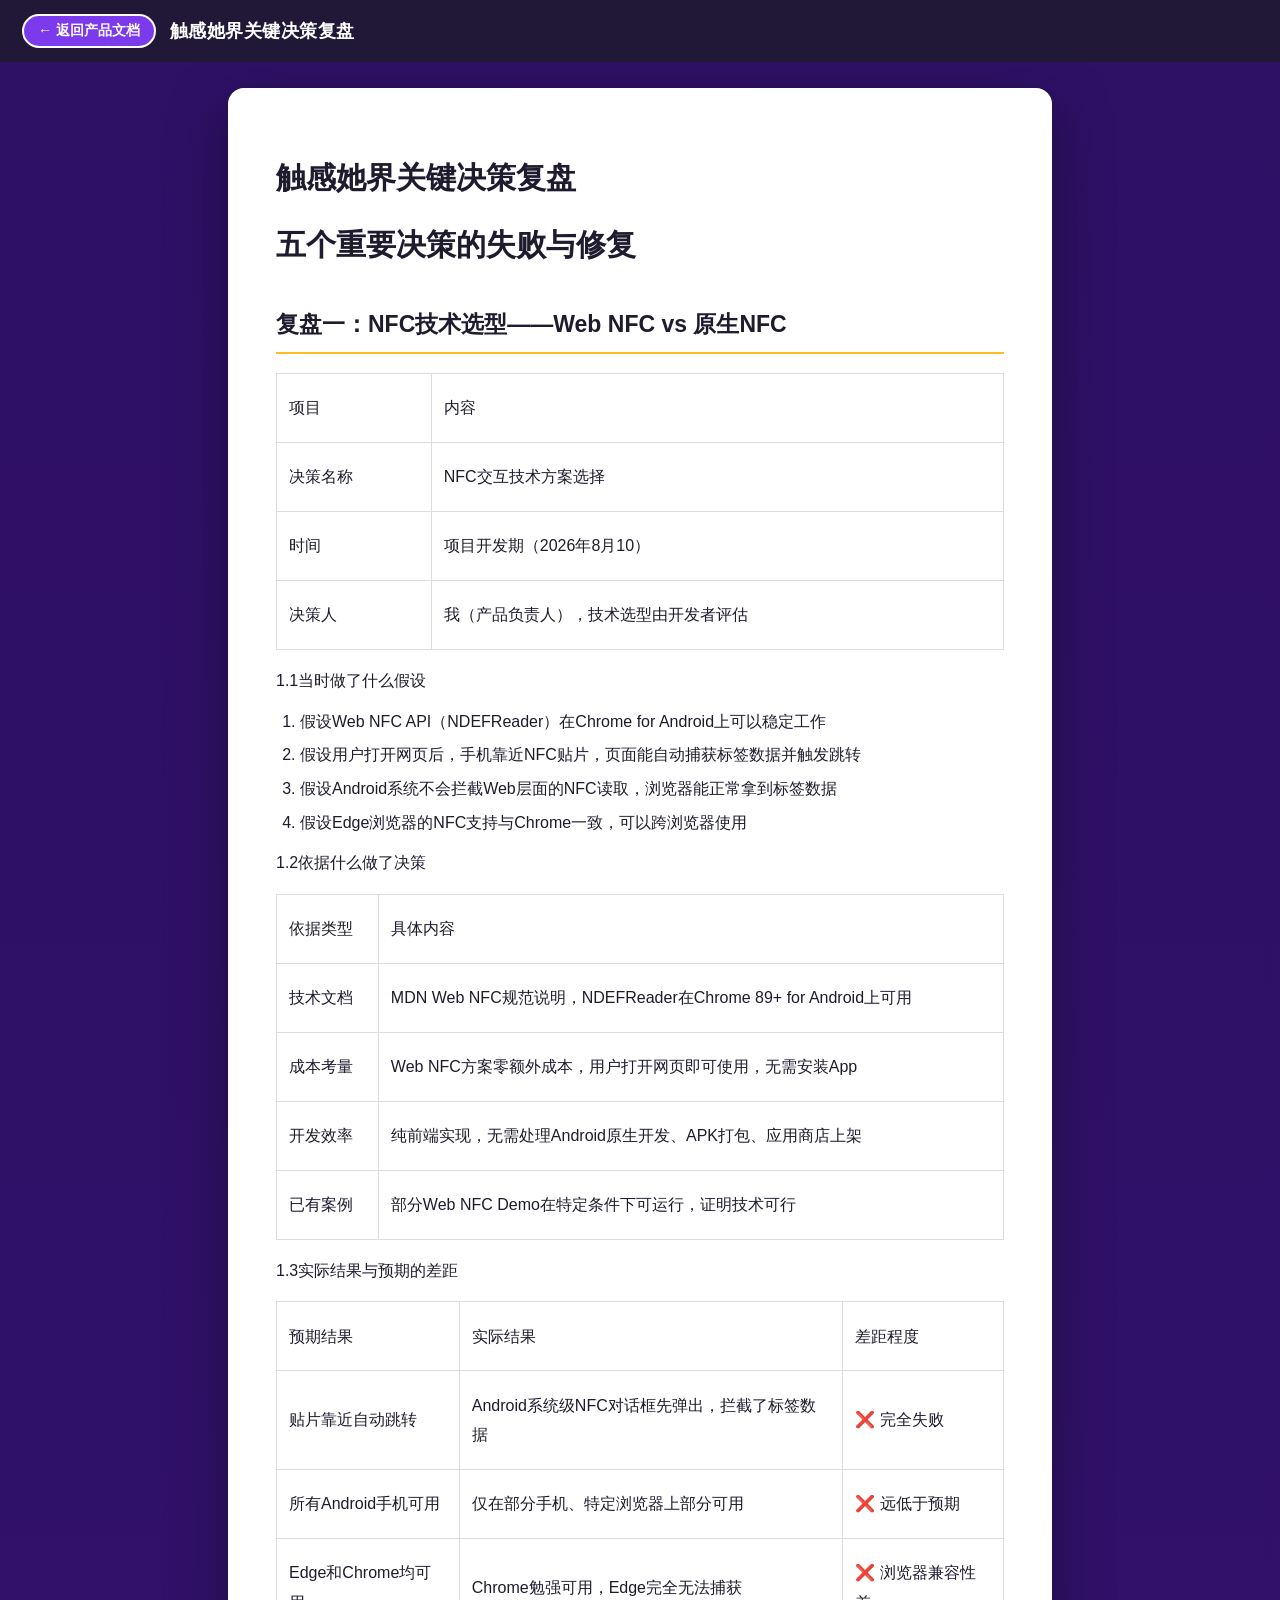
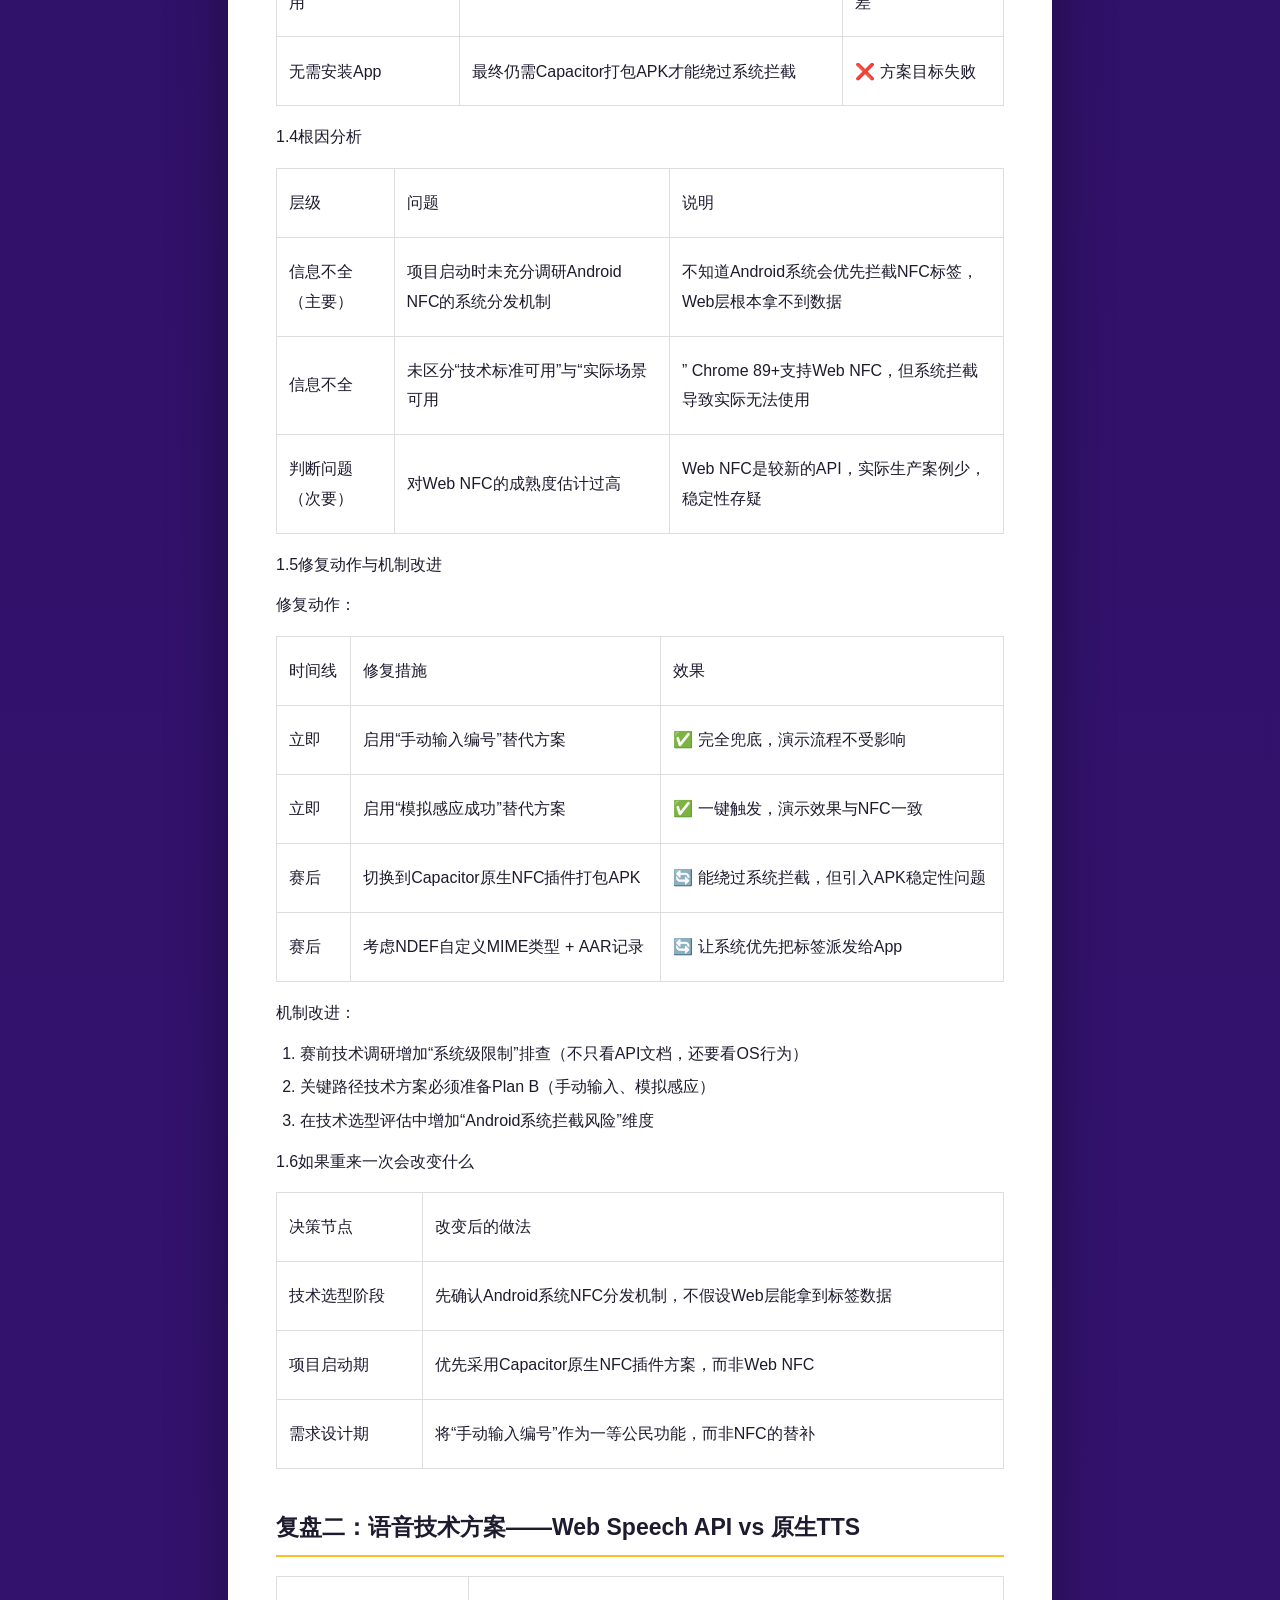
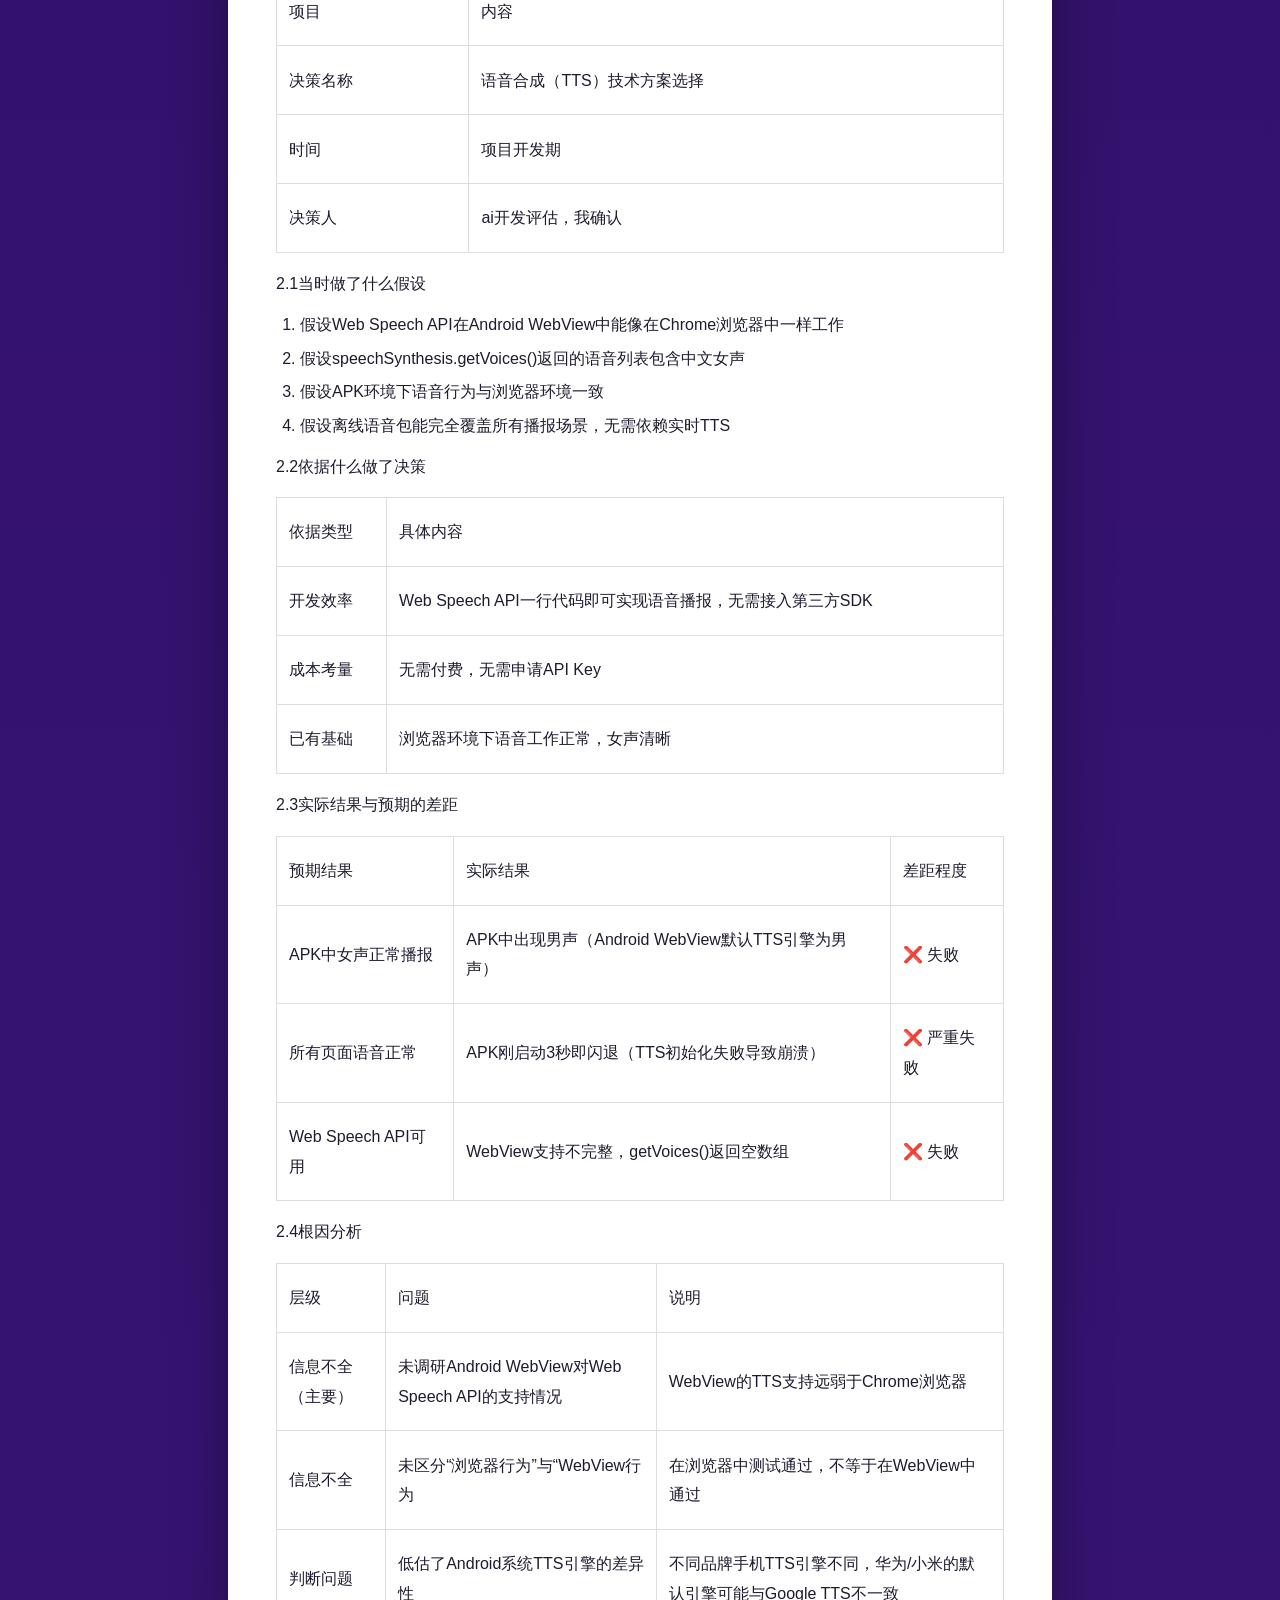
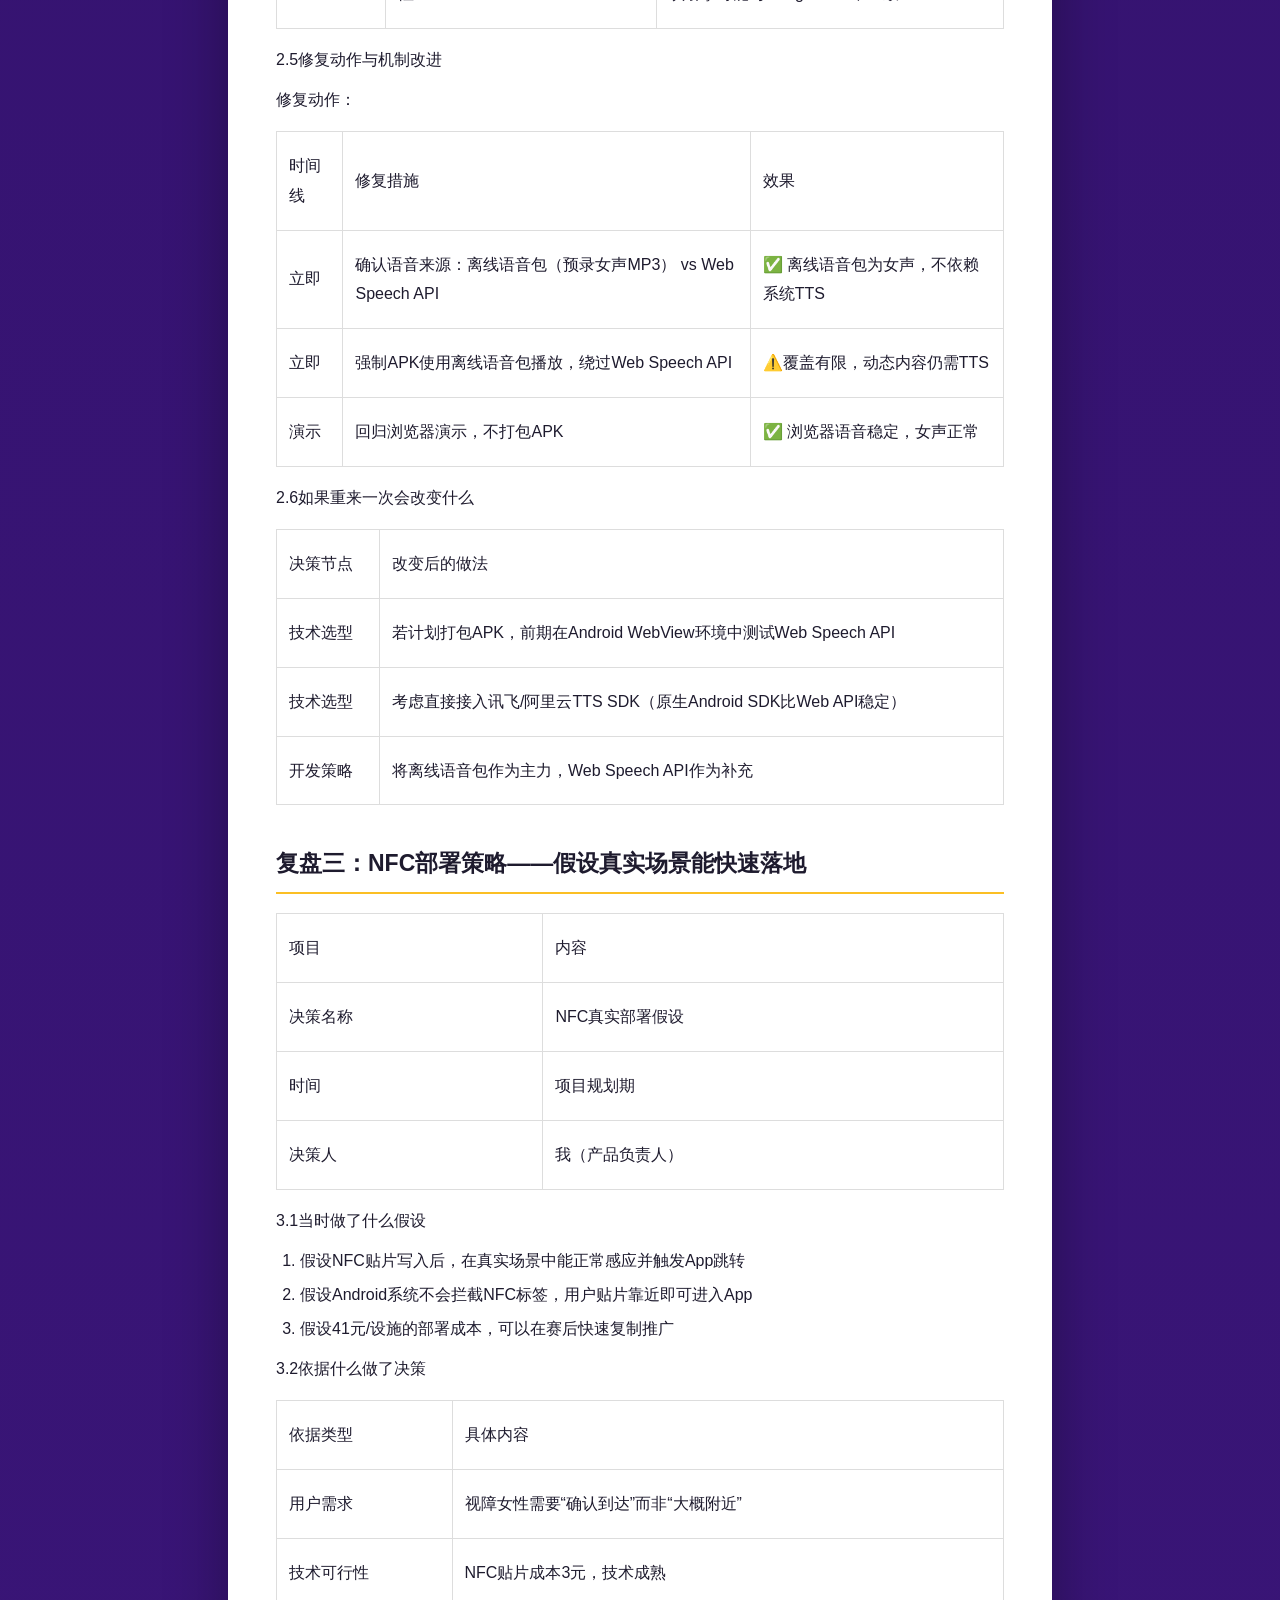
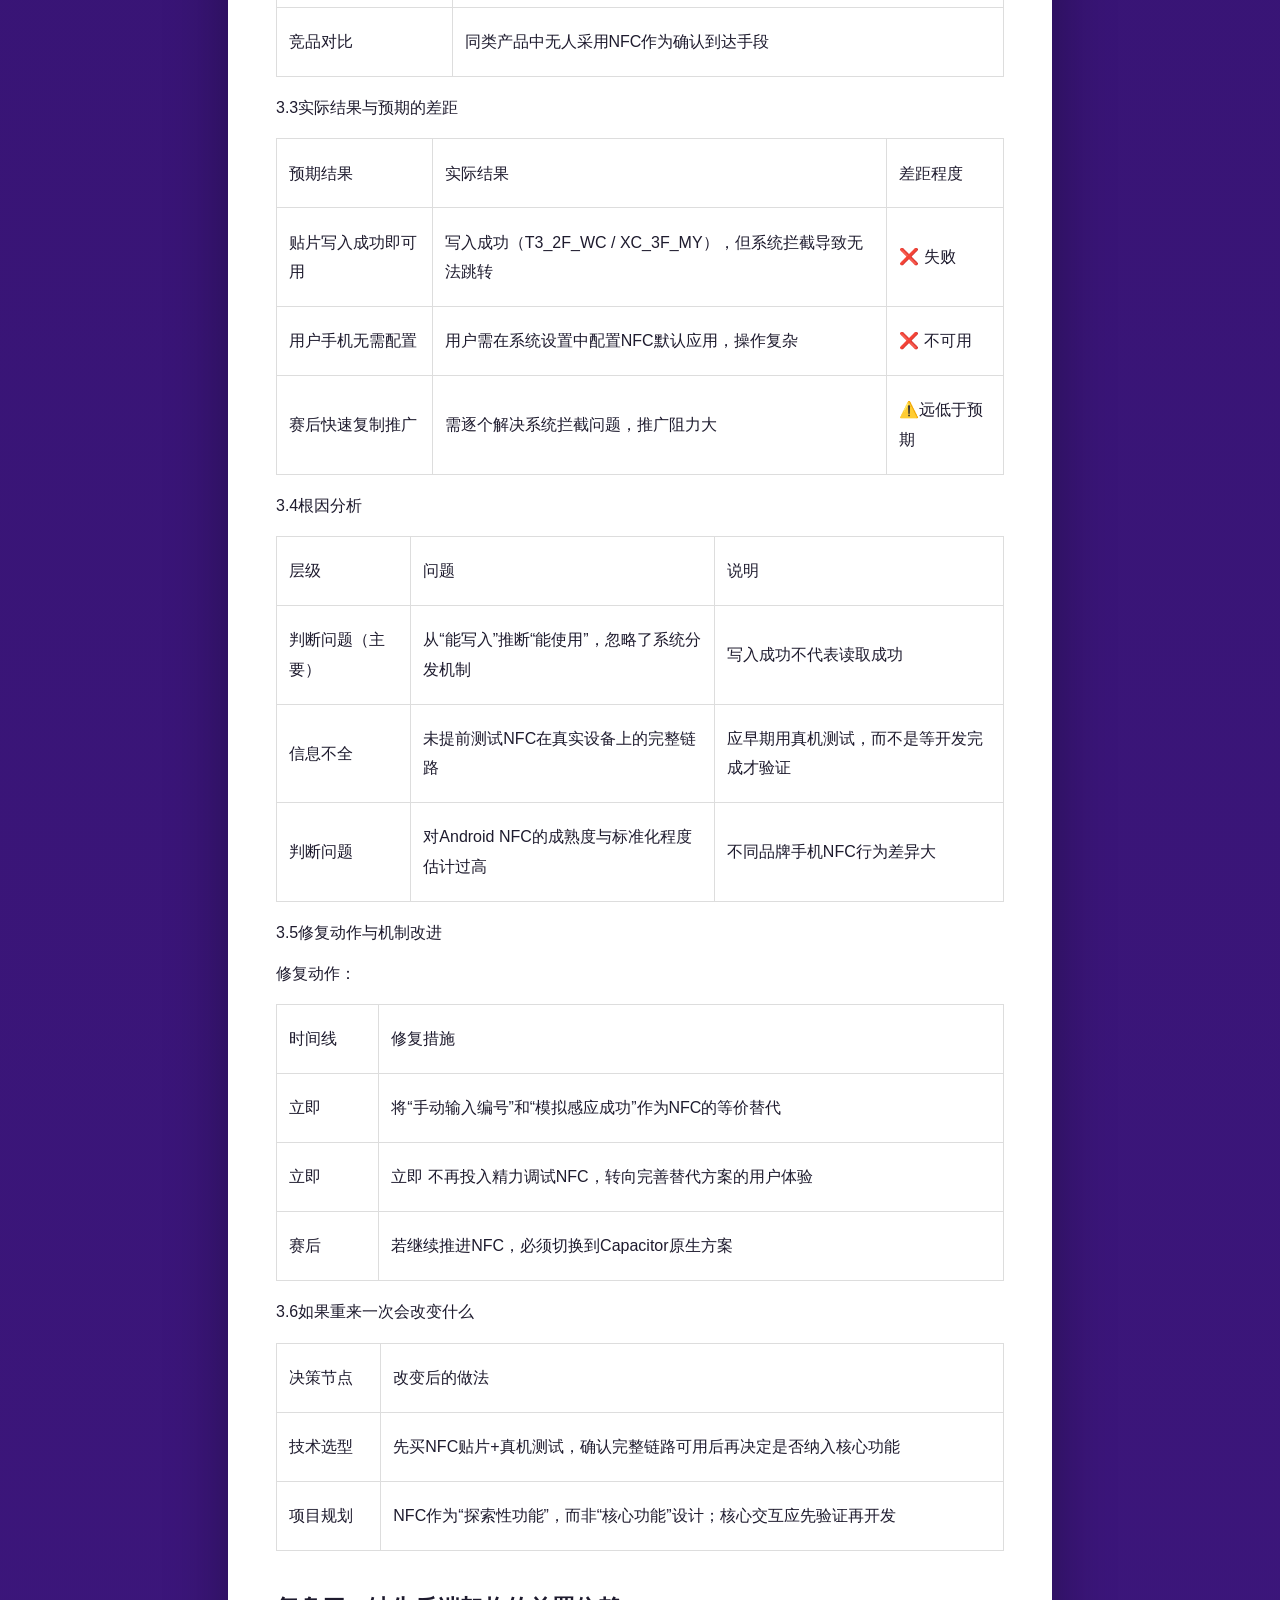
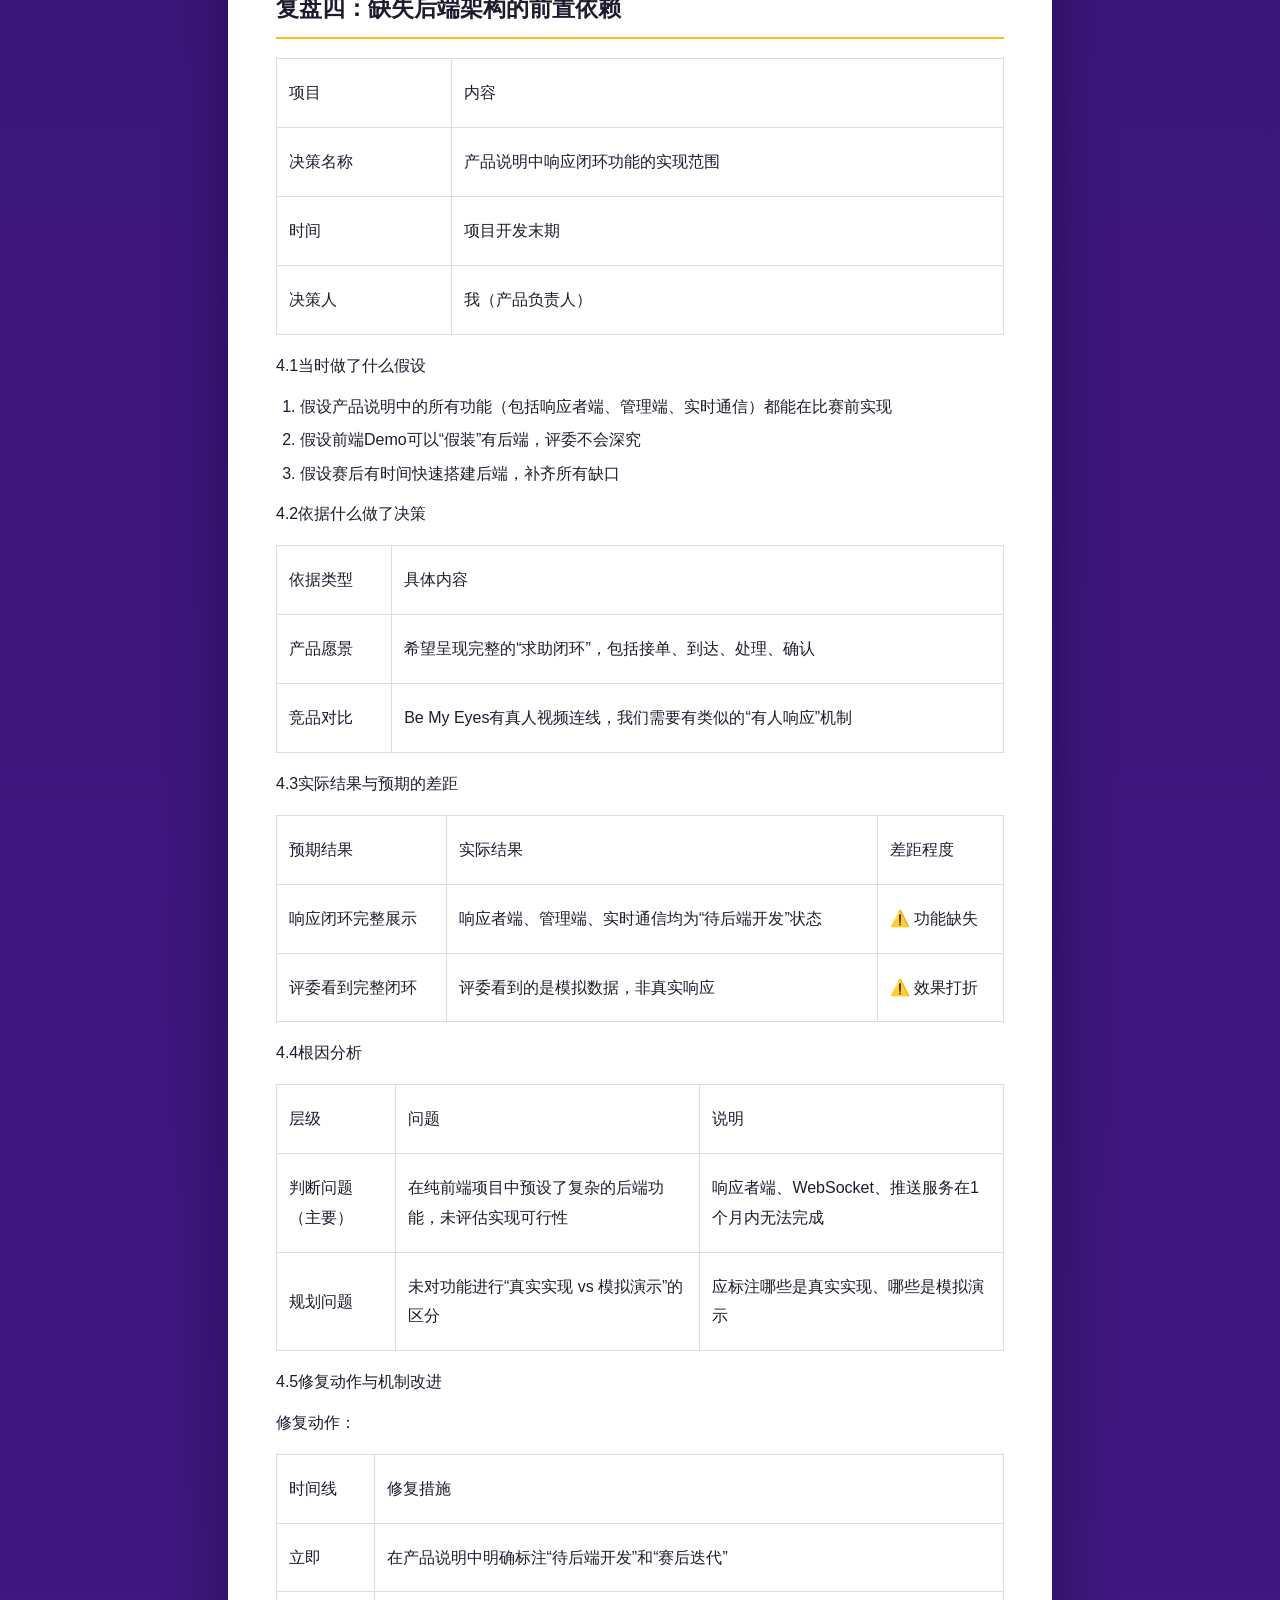
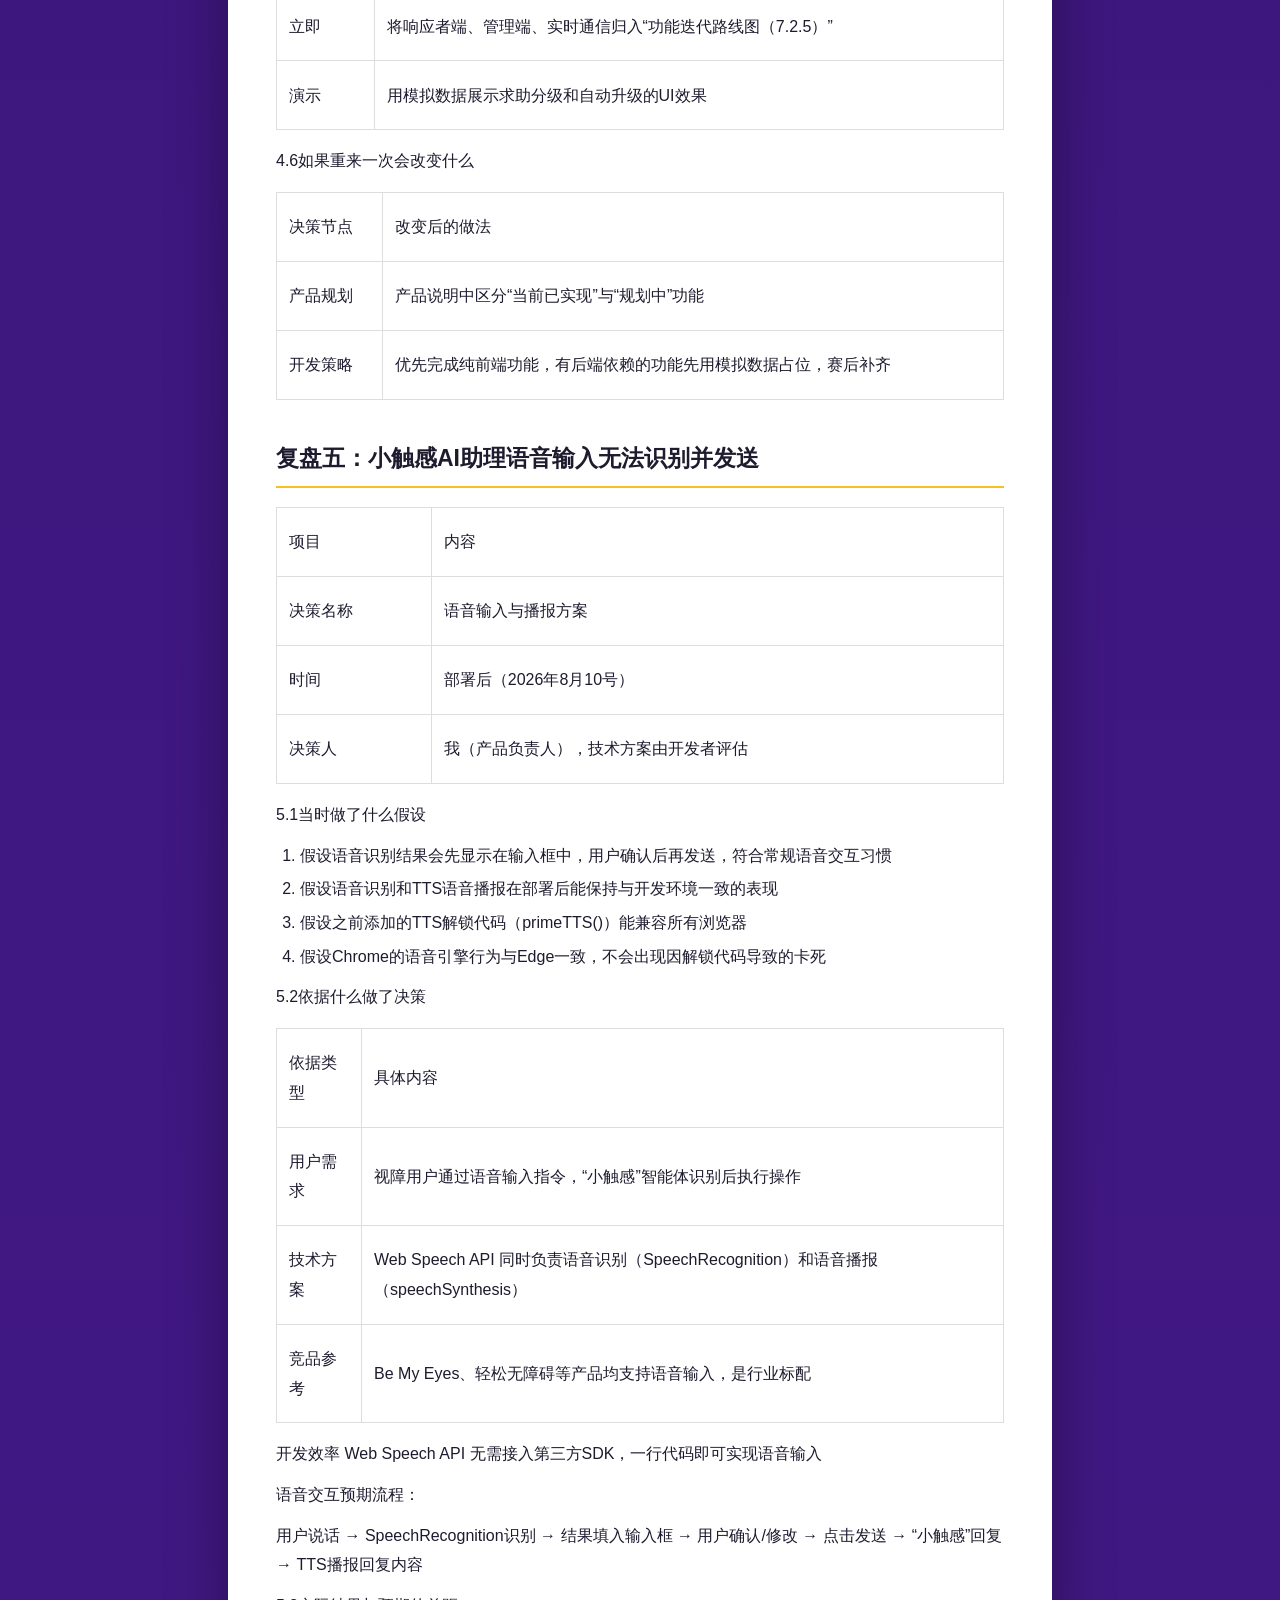
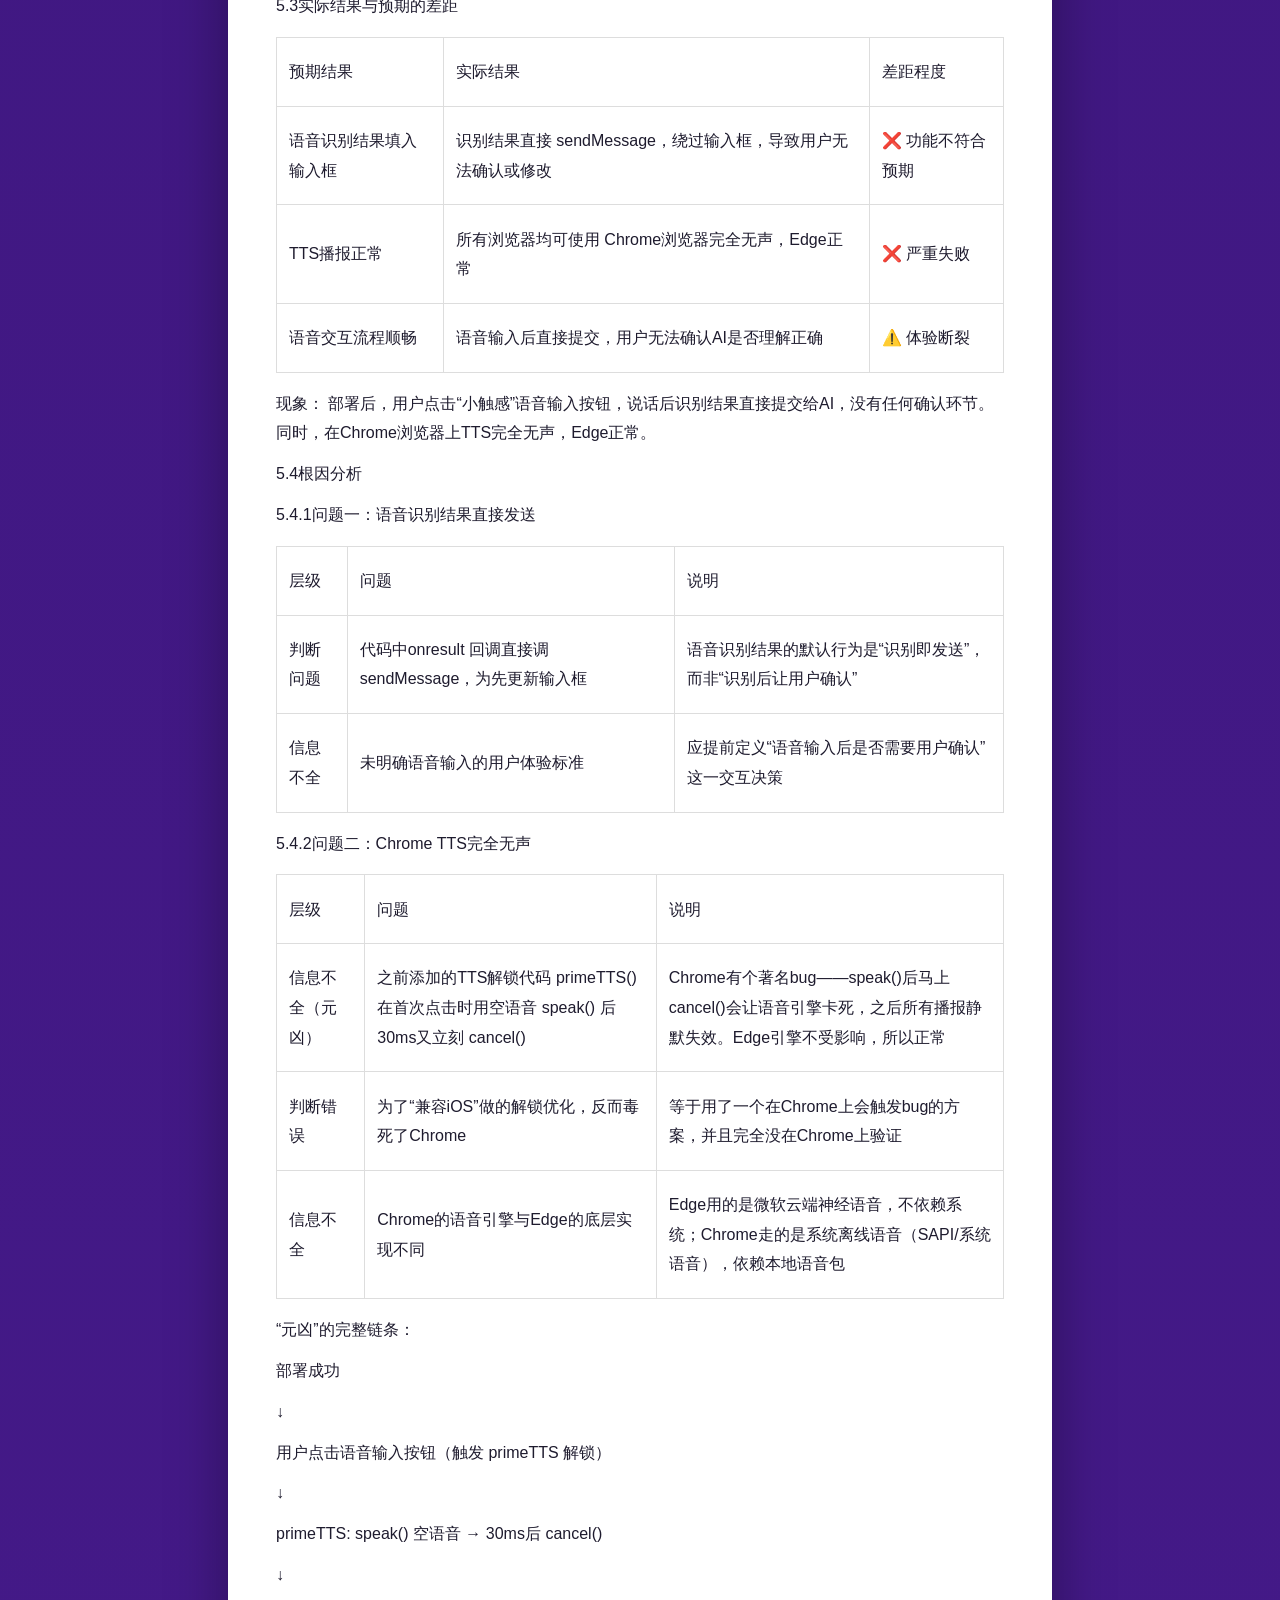
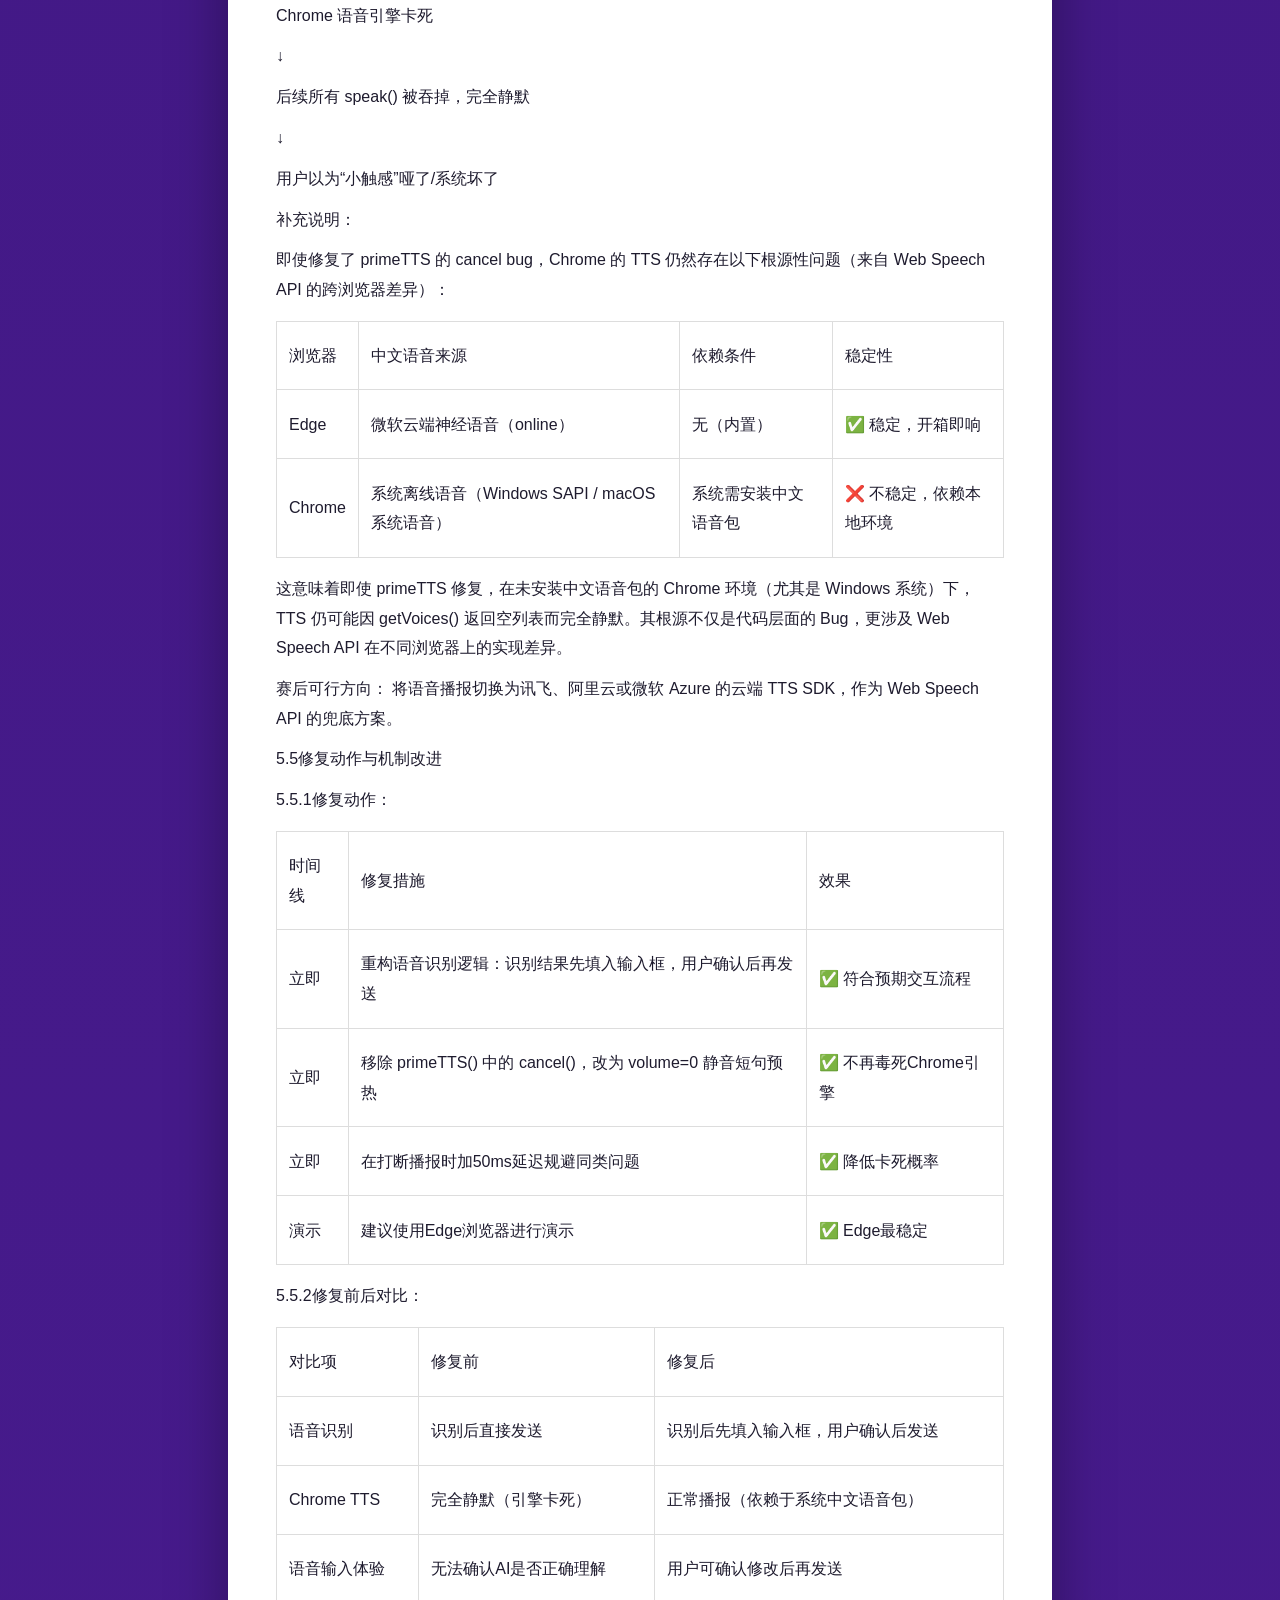
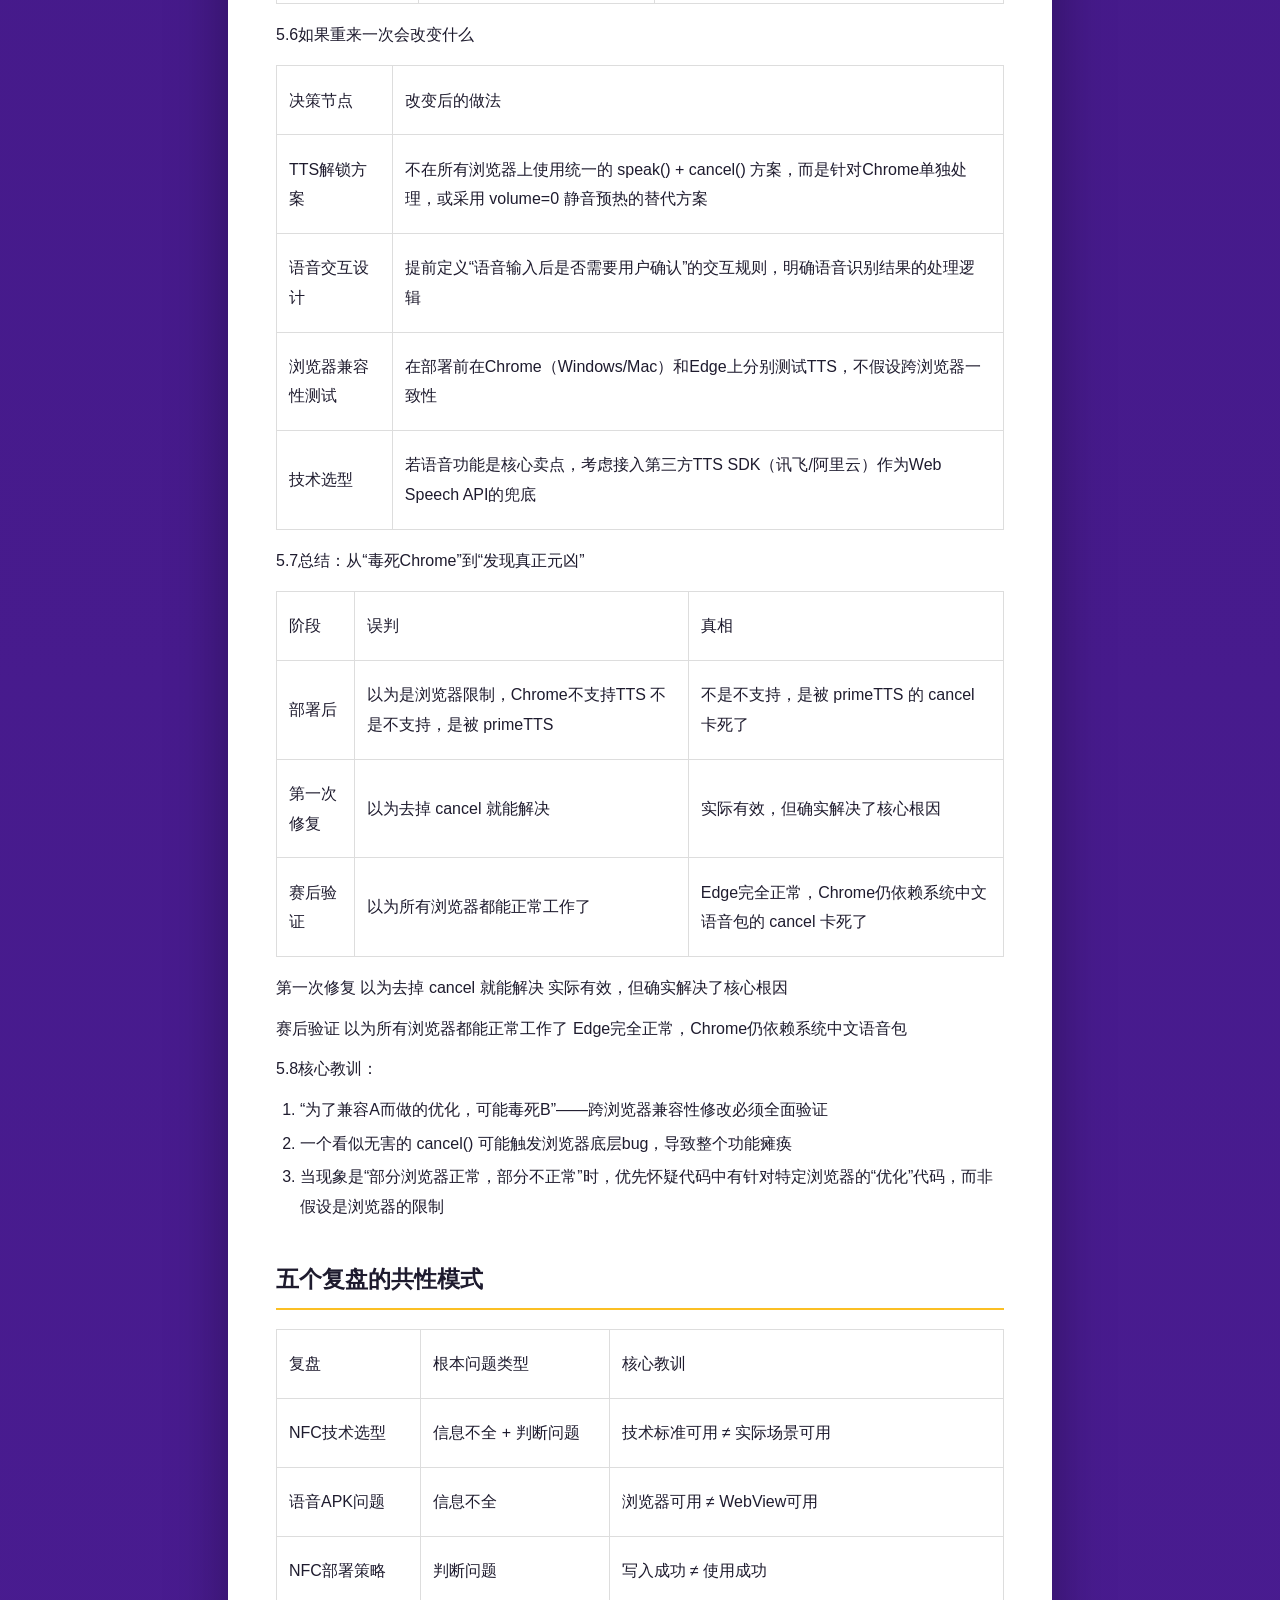
<file: doc04.html>
<!DOCTYPE html>
<html lang="zh-CN">
<head>
<meta charset="UTF-8">
<meta name="viewport" content="width=device-width, initial-scale=1.0">
<title>触感她界关键决策复盘</title>
<style>
  :root{
    --purple-deep:#2e1065; --purple-dark:#4c1d95; --purple:#7c3aed;
    --cream:#fdf6ec; --dark:#1e1b2e; --yellow:#FBBF24;
  }
  *{box-sizing:border-box}
  body{margin:0;font-family:-apple-system,BlinkMacSystemFont,"Segoe UI","PingFang SC","Hiragino Sans GB","Microsoft YaHei",sans-serif;
    background:linear-gradient(180deg,var(--purple-deep),var(--purple-dark));color:var(--dark);min-height:100vh}
  .topbar{position:sticky;top:0;z-index:20;display:flex;align-items:center;gap:14px;
    padding:14px 22px;background:rgba(30,27,46,.85);backdrop-filter:blur(8px);color:#fff}
  .back{display:inline-flex;align-items:center;gap:6px;text-decoration:none;color:#fff;
    background:var(--purple);border:2px solid #fff;border-radius:999px;padding:6px 14px;font-size:14px;font-weight:600;transition:.2s}
  .back:hover{background:var(--yellow);color:var(--dark);border-color:var(--yellow)}
  .topbar h1{font-size:18px;margin:0;font-weight:800;letter-spacing:.5px}
  .wrap{max-width:860px;margin:26px auto 80px;padding:0 18px}
  .paper{background:#fff;border-radius:16px;box-shadow:0 20px 60px rgba(0,0,0,.35);padding:44px 48px;line-height:1.85;font-size:16px}
  .paper h1{font-size:30px;line-height:1.4}
  .paper h2{font-size:23px;margin-top:1.6em;padding-bottom:.3em;border-bottom:2px solid var(--yellow)}
  .paper h3{font-size:19px;margin-top:1.4em}
  .paper h4{font-size:16.5px}
  .paper p{margin:.7em 0}
  .paper ul,.paper ol{margin:.6em 0;padding-left:1.5em}
  .paper li{margin:.25em 0}
  .paper img{max-width:100%;height:auto;border-radius:8px}
  .paper table{border-collapse:collapse;width:100%;margin:1em 0}
  .paper th,.paper td{border:1px solid #ddd;padding:8px 12px;text-align:left}
  .paper th{background:#f6f0ff}
  .paper blockquote{border-left:4px solid var(--purple);margin:1em 0;padding:.3em 1em;background:#faf7ff}
  .paper a{color:var(--purple)}
  @media(max-width:640px){.paper{padding:26px 20px}.topbar h1{font-size:15px}}
</style>
</head>
<body>
  <div class="topbar">
    <a class="back" href="index.html#docs">← 返回产品文档</a>
    <h1>触感她界关键决策复盘</h1>
  </div>
  <div class="wrap">
    <article class="paper">
<h1>触感她界关键决策复盘</h1><h1>五个重要决策的失败与修复</h1><h2>复盘一：NFC技术选型——Web NFC vs 原生NFC</h2><table><tr><td><p>项目</p></td><td><p>内容</p></td></tr><tr><td><p>决策名称</p></td><td><p>NFC交互技术方案选择</p></td></tr><tr><td><p>时间</p></td><td><p>项目开发期（2026年8月10）</p></td></tr><tr><td><p>决策人 </p></td><td><p>我（产品负责人），技术选型由开发者评估</p></td></tr></table><p>1.1当时做了什么假设</p><ol><li>假设Web NFC API（NDEFReader）在Chrome for Android上可以稳定工作</li><li>假设用户打开网页后，手机靠近NFC贴片，页面能自动捕获标签数据并触发跳转</li><li>假设Android系统不会拦截Web层面的NFC读取，浏览器能正常拿到标签数据</li><li>假设Edge浏览器的NFC支持与Chrome一致，可以跨浏览器使用</li></ol><p>1.2依据什么做了决策</p><table><tr><td><p>依据类型</p></td><td><p>具体内容</p></td></tr><tr><td><p>技术文档</p></td><td><p>MDN Web NFC规范说明，NDEFReader在Chrome 89+ for Android上可用</p></td></tr><tr><td><p>成本考量 </p></td><td><p>Web NFC方案零额外成本，用户打开网页即可使用，无需安装App</p></td></tr><tr><td><p>开发效率 </p></td><td><p>纯前端实现，无需处理Android原生开发、APK打包、应用商店上架</p></td></tr><tr><td><p>已有案例 </p></td><td><p>部分Web NFC Demo在特定条件下可运行，证明技术可行</p></td></tr></table><p>1.3实际结果与预期的差距</p><table><tr><td><p>预期结果</p></td><td><p>实际结果 </p></td><td><p>差距程度</p></td></tr><tr><td><p>贴片靠近自动跳转</p></td><td><p>Android系统级NFC对话框先弹出，拦截了标签数据</p></td><td><p>❌ 完全失败</p></td></tr><tr><td><p>所有Android手机可用</p></td><td><p>仅在部分手机、特定浏览器上部分可用</p></td><td><p>❌ 远低于预期</p></td></tr><tr><td><p>Edge和Chrome均可用</p></td><td><p>Chrome勉强可用，Edge完全无法捕获 </p></td><td><p>❌ 浏览器兼容性差</p></td></tr><tr><td><p>无需安装App </p></td><td><p>最终仍需Capacitor打包APK才能绕过系统拦截</p></td><td><p>❌ 方案目标失败</p></td></tr></table><p>1.4根因分析</p><table><tr><td><p>层级</p></td><td><p>问题</p></td><td><p>说明</p></td></tr><tr><td><p>信息不全（主要）</p></td><td><p>项目启动时未充分调研Android NFC的系统分发机制</p></td><td><p> 不知道Android系统会优先拦截NFC标签，Web层根本拿不到数据</p></td></tr><tr><td><p>信息不全</p></td><td><p>未区分“技术标准可用”与“实际场景可用</p></td><td><p> ” Chrome 89+支持Web NFC，但系统拦截导致实际无法使用</p></td></tr><tr><td><p>判断问题（次要）</p></td><td><p> 对Web NFC的成熟度估计过高</p></td><td><p>Web NFC是较新的API，实际生产案例少，稳定性存疑</p></td></tr></table><p>1.5修复动作与机制改进</p><p>修复动作：</p><table><tr><td><p>时间线 </p></td><td><p>修复措施</p></td><td><p>效果</p></td></tr><tr><td><p>立即</p></td><td><p>启用“手动输入编号”替代方案</p></td><td><p>✅ 完全兜底，演示流程不受影响</p></td></tr><tr><td><p>立即</p></td><td><p>启用“模拟感应成功”替代方案</p></td><td><p>✅ 一键触发，演示效果与NFC一致</p></td></tr><tr><td><p>赛后</p></td><td><p>切换到Capacitor原生NFC插件打包APK </p></td><td><p>🔄 能绕过系统拦截，但引入APK稳定性问题</p></td></tr><tr><td><p>赛后</p></td><td><p>考虑NDEF自定义MIME类型 + AAR记录</p></td><td><p>🔄 让系统优先把标签派发给App</p></td></tr></table><p>机制改进：</p><ol><li>赛前技术调研增加“系统级限制”排查（不只看API文档，还要看OS行为）</li><li>关键路径技术方案必须准备Plan B（手动输入、模拟感应）</li><li>在技术选型评估中增加“Android系统拦截风险”维度</li></ol><p>1.6如果重来一次会改变什么</p><table><tr><td><p>决策节点 </p></td><td><p>改变后的做法</p></td></tr><tr><td><p>技术选型阶段</p></td><td><p>先确认Android系统NFC分发机制，不假设Web层能拿到标签数据</p></td></tr><tr><td><p>项目启动期</p></td><td><p>优先采用Capacitor原生NFC插件方案，而非Web NFC</p></td></tr><tr><td><p>需求设计期</p></td><td><p>将“手动输入编号”作为一等公民功能，而非NFC的替补</p></td></tr></table><h2>复盘二：语音技术方案——Web Speech API vs 原生TTS</h2><table><tr><td><p>项目</p></td><td><p>内容</p></td></tr><tr><td><p>决策名称</p></td><td><p>语音合成（TTS）技术方案选择</p></td></tr><tr><td><p>时间</p></td><td><p>项目开发期</p></td></tr><tr><td><p>决策人</p></td><td><p>ai开发评估，我确认</p></td></tr></table><p>2.1当时做了什么假设</p><ol><li>假设Web Speech API在Android WebView中能像在Chrome浏览器中一样工作</li><li>假设speechSynthesis.getVoices()返回的语音列表包含中文女声</li><li>假设APK环境下语音行为与浏览器环境一致</li><li>假设离线语音包能完全覆盖所有播报场景，无需依赖实时TTS</li></ol><p>2.2依据什么做了决策</p><table><tr><td><p>依据类型</p></td><td><p>具体内容</p></td></tr><tr><td><p>开发效率</p></td><td><p>Web Speech API一行代码即可实现语音播报，无需接入第三方SDK</p></td></tr><tr><td><p>成本考量</p></td><td><p>无需付费，无需申请API Key</p></td></tr><tr><td><p>已有基础</p></td><td><p>浏览器环境下语音工作正常，女声清晰</p></td></tr></table><p>2.3实际结果与预期的差距</p><table><tr><td><p>预期结果</p></td><td><p>实际结果</p></td><td><p>差距程度</p></td></tr><tr><td><p>APK中女声正常播报</p></td><td><p>APK中出现男声（Android WebView默认TTS引擎为男声） </p></td><td><p>❌ 失败</p></td></tr><tr><td><p>所有页面语音正常</p></td><td><p>APK刚启动3秒即闪退（TTS初始化失败导致崩溃）</p></td><td><p>❌ 严重失败</p></td></tr><tr><td><p>Web Speech API可用</p></td><td><p>WebView支持不完整，getVoices()返回空数组</p></td><td><p>❌ 失败</p></td></tr></table><p>2.4根因分析</p><table><tr><td><p>层级</p></td><td><p>问题</p></td><td><p>说明</p></td></tr><tr><td><p>信息不全（主要）</p></td><td><p> 未调研Android WebView对Web Speech API的支持情况</p></td><td><p>WebView的TTS支持远弱于Chrome浏览器</p></td></tr><tr><td><p>信息不全</p></td><td><p>未区分“浏览器行为”与“WebView行为</p></td><td><p>在浏览器中测试通过，不等于在WebView中通过</p></td></tr><tr><td><p>判断问题</p></td><td><p>低估了Android系统TTS引擎的差异性</p></td><td><p>不同品牌手机TTS引擎不同，华为/小米的默认引擎可能与Google TTS不一致</p></td></tr></table><p>2.5修复动作与机制改进</p><p>修复动作：</p><table><tr><td><p>时间线</p></td><td><p>修复措施</p></td><td><p>效果</p></td></tr><tr><td><p>立即</p></td><td><p>确认语音来源：离线语音包（预录女声MP3） vs Web Speech API</p></td><td><p>✅ 离线语音包为女声，不依赖系统TTS</p></td></tr><tr><td><p>立即</p></td><td><p>强制APK使用离线语音包播放，绕过Web Speech API </p></td><td><p>⚠️覆盖有限，动态内容仍需TTS</p></td></tr><tr><td><p>演示</p></td><td><p>回归浏览器演示，不打包APK</p></td><td><p>✅ 浏览器语音稳定，女声正常</p></td></tr></table><p>2.6如果重来一次会改变什么</p><table><tr><td><p>决策节点</p></td><td><p>改变后的做法</p></td></tr><tr><td><p>技术选型</p></td><td><p>若计划打包APK，前期在Android WebView环境中测试Web Speech API</p></td></tr><tr><td><p>技术选型</p></td><td><p>考虑直接接入讯飞/阿里云TTS SDK（原生Android SDK比Web API稳定）</p></td></tr><tr><td><p>开发策略</p></td><td><p>将离线语音包作为主力，Web Speech API作为补充</p></td></tr></table><h2>复盘三：NFC部署策略——假设真实场景能快速落地</h2><table><tr><td><p>项目</p></td><td><p>内容</p></td></tr><tr><td><p>决策名称</p></td><td><p>NFC真实部署假设</p></td></tr><tr><td><p>时间</p></td><td><p>项目规划期</p></td></tr><tr><td><p>决策人 </p></td><td><p>我（产品负责人）</p></td></tr></table><p>3.1当时做了什么假设</p><ol><li>假设NFC贴片写入后，在真实场景中能正常感应并触发App跳转</li><li>假设Android系统不会拦截NFC标签，用户贴片靠近即可进入App</li><li>假设41元/设施的部署成本，可以在赛后快速复制推广</li></ol><p>3.2依据什么做了决策</p><table><tr><td><p>依据类型</p></td><td><p>具体内容</p></td></tr><tr><td><p>用户需求</p></td><td><p>视障女性需要“确认到达”而非“大概附近”</p></td></tr><tr><td><p>技术可行性</p></td><td><p>NFC贴片成本3元，技术成熟</p></td></tr><tr><td><p>竞品对比</p></td><td><p>同类产品中无人采用NFC作为确认到达手段</p></td></tr></table><p>3.3实际结果与预期的差距</p><table><tr><td><p>预期结果</p></td><td><p>实际结果</p></td><td><p>差距程度</p></td></tr><tr><td><p>贴片写入成功即可用 </p></td><td><p>写入成功（T3_2F_WC / XC_3F_MY），但系统拦截导致无法跳转</p></td><td><p>❌ 失败</p></td></tr><tr><td><p>用户手机无需配置</p></td><td><p>用户需在系统设置中配置NFC默认应用，操作复杂</p></td><td><p>❌ 不可用</p></td></tr><tr><td><p>赛后快速复制推广</p></td><td><p>需逐个解决系统拦截问题，推广阻力大</p></td><td><p>⚠️远低于预期</p></td></tr></table><p>3.4根因分析</p><table><tr><td><p>层级 </p></td><td><p>问题</p></td><td><p>说明</p></td></tr><tr><td><p>判断问题（主要）</p></td><td><p>从“能写入”推断“能使用”，忽略了系统分发机制</p></td><td><p>写入成功不代表读取成功</p></td></tr><tr><td><p>信息不全</p></td><td><p>未提前测试NFC在真实设备上的完整链路</p></td><td><p>应早期用真机测试，而不是等开发完成才验证</p></td></tr><tr><td><p>判断问题</p></td><td><p>对Android NFC的成熟度与标准化程度估计过高</p></td><td><p>不同品牌手机NFC行为差异大</p></td></tr></table><p>3.5修复动作与机制改进</p><p>修复动作：</p><table><tr><td><p>时间线</p></td><td><p>修复措施</p></td></tr><tr><td><p>立即</p></td><td><p>将“手动输入编号”和“模拟感应成功”作为NFC的等价替代</p></td></tr><tr><td><p>立即</p></td><td><p>立即 不再投入精力调试NFC，转向完善替代方案的用户体验</p></td></tr><tr><td><p>赛后</p></td><td><p>若继续推进NFC，必须切换到Capacitor原生方案</p></td></tr></table><p>3.6如果重来一次会改变什么</p><table><tr><td><p>决策节点</p></td><td><p>改变后的做法</p></td></tr><tr><td><p>技术选型</p></td><td><p>先买NFC贴片+真机测试，确认完整链路可用后再决定是否纳入核心功能</p></td></tr><tr><td><p>项目规划</p></td><td><p>NFC作为“探索性功能”，而非“核心功能”设计；核心交互应先验证再开发</p></td></tr></table><h2>复盘四：缺失后端架构的前置依赖</h2><table><tr><td><p>项目</p></td><td><p>内容</p></td></tr><tr><td><p>决策名称</p></td><td><p>产品说明中响应闭环功能的实现范围</p></td></tr><tr><td><p>时间</p></td><td><p>项目开发末期</p></td></tr><tr><td><p>决策人 </p></td><td><p>我（产品负责人）</p></td></tr></table><p>4.1当时做了什么假设</p><ol><li>假设产品说明中的所有功能（包括响应者端、管理端、实时通信）都能在比赛前实现</li><li>假设前端Demo可以“假装”有后端，评委不会深究</li><li>假设赛后有时间快速搭建后端，补齐所有缺口</li></ol><p>4.2依据什么做了决策</p><table><tr><td><p>依据类型</p></td><td><p>具体内容</p></td></tr><tr><td><p>产品愿景</p></td><td><p>希望呈现完整的“求助闭环”，包括接单、到达、处理、确认</p></td></tr><tr><td><p>竞品对比</p></td><td><p>Be My Eyes有真人视频连线，我们需要有类似的“有人响应”机制</p></td></tr></table><p>4.3实际结果与预期的差距</p><table><tr><td><p>预期结果</p></td><td><p> 实际结果</p></td><td><p>差距程度</p></td></tr><tr><td><p>响应闭环完整展示</p></td><td><p>响应者端、管理端、实时通信均为“待后端开发”状态</p></td><td><p>⚠️ 功能缺失</p></td></tr><tr><td><p>评委看到完整闭环</p></td><td><p>评委看到的是模拟数据，非真实响应</p></td><td><p>⚠️ 效果打折</p></td></tr></table><p>4.4根因分析</p><table><tr><td><p>层级</p></td><td><p>问题</p></td><td><p>说明</p></td></tr><tr><td><p>判断问题（主要）</p></td><td><p>在纯前端项目中预设了复杂的后端功能，未评估实现可行性</p></td><td><p>响应者端、WebSocket、推送服务在1个月内无法完成</p></td></tr><tr><td><p>规划问题</p></td><td><p>未对功能进行“真实实现 vs 模拟演示”的区分</p></td><td><p>应标注哪些是真实实现、哪些是模拟演示</p></td></tr></table><p>4.5修复动作与机制改进</p><p>修复动作：</p><table><tr><td><p>时间线</p></td><td><p>修复措施</p></td></tr><tr><td><p>立即</p></td><td><p>在产品说明中明确标注“待后端开发”和“赛后迭代”</p></td></tr><tr><td><p>立即</p></td><td><p>将响应者端、管理端、实时通信归入“功能迭代路线图（7.2.5）”</p></td></tr><tr><td><p>演示</p></td><td><p> 用模拟数据展示求助分级和自动升级的UI效果</p></td></tr></table><p>4.6如果重来一次会改变什么</p><table><tr><td><p>决策节点</p></td><td><p>改变后的做法</p></td></tr><tr><td><p>产品规划</p></td><td><p>产品说明中区分“当前已实现”与“规划中”功能</p></td></tr><tr><td><p>开发策略</p></td><td><p>优先完成纯前端功能，有后端依赖的功能先用模拟数据占位，赛后补齐</p></td></tr></table><h2>复盘五：小触感AI助理语音输入无法识别并发送</h2><table><tr><td><p>项目</p></td><td><p>内容</p></td></tr><tr><td><p>决策名称</p></td><td><p>语音输入与播报方案</p></td></tr><tr><td><p>时间</p></td><td><p>部署后（2026年8月10号）</p></td></tr><tr><td><p>决策人</p></td><td><p> 我（产品负责人），技术方案由开发者评估</p></td></tr></table><p>5.1当时做了什么假设</p><ol><li>假设语音识别结果会先显示在输入框中，用户确认后再发送，符合常规语音交互习惯</li><li>假设语音识别和TTS语音播报在部署后能保持与开发环境一致的表现</li><li>假设之前添加的TTS解锁代码（primeTTS()）能兼容所有浏览器</li><li>假设Chrome的语音引擎行为与Edge一致，不会出现因解锁代码导致的卡死</li></ol><p>5.2依据什么做了决策</p><table><tr><td><p>依据类型</p></td><td><p>具体内容</p></td></tr><tr><td><p>用户需求</p></td><td><p>视障用户通过语音输入指令，“小触感”智能体识别后执行操作</p></td></tr><tr><td><p>技术方案</p></td><td><p>Web Speech API 同时负责语音识别（SpeechRecognition）和语音播报（speechSynthesis）</p></td></tr><tr><td><p>竞品参考</p></td><td><p>Be My Eyes、轻松无障碍等产品均支持语音输入，是行业标配</p></td></tr></table><p>开发效率 Web Speech API 无需接入第三方SDK，一行代码即可实现语音输入</p><p>语音交互预期流程：</p><p>用户说话 → SpeechRecognition识别 → 结果填入输入框 → 用户确认/修改 → 点击发送 → “小触感”回复 → TTS播报回复内容</p><p>5.3实际结果与预期的差距</p><table><tr><td><p>预期结果</p></td><td><p>实际结果</p></td><td><p>差距程度</p></td></tr><tr><td><p>语音识别结果填入输入框</p></td><td><p>识别结果直接 sendMessage，绕过输入框，导致用户无法确认或修改</p></td><td><p>❌ 功能不符合预期</p></td></tr><tr><td><p>TTS播报正常</p></td><td><p>所有浏览器均可使用 Chrome浏览器完全无声，Edge正常</p></td><td><p>❌ 严重失败</p></td></tr><tr><td><p>语音交互流程顺畅</p></td><td><p>语音输入后直接提交，用户无法确认AI是否理解正确</p></td><td><p>⚠️ 体验断裂</p></td></tr></table><p>现象： 部署后，用户点击“小触感”语音输入按钮，说话后识别结果直接提交给AI，没有任何确认环节。同时，在Chrome浏览器上TTS完全无声，Edge正常。</p><p>5.4根因分析</p><p>5.4.1问题一：语音识别结果直接发送</p><table><tr><td><p>层级</p></td><td><p>问题</p></td><td><p>说明</p></td></tr><tr><td><p>判断问题</p></td><td><p>代码中onresult 回调直接调sendMessage，为先更新输入框</p></td><td><p>语音识别结果的默认行为是“识别即发送”，而非“识别后让用户确认”</p></td></tr><tr><td><p>信息不全</p></td><td><p>未明确语音输入的用户体验标准</p></td><td><p>应提前定义“语音输入后是否需要用户确认”这一交互决策</p></td></tr></table><p>5.4.2问题二：Chrome TTS完全无声</p><table><tr><td><p>层级</p></td><td><p>问题</p></td><td><p>说明</p></td></tr><tr><td><p>信息不全（元凶）</p></td><td><p>之前添加的TTS解锁代码 primeTTS() 在首次点击时用空语音 speak() 后30ms又立刻 cancel() </p></td><td><p>Chrome有个著名bug——speak()后马上cancel()会让语音引擎卡死，之后所有播报静默失效。Edge引擎不受影响，所以正常</p></td></tr><tr><td><p>判断错误</p></td><td><p>为了“兼容iOS”做的解锁优化，反而毒死了Chrome</p></td><td><p>等于用了一个在Chrome上会触发bug的方案，并且完全没在Chrome上验证</p></td></tr><tr><td><p>信息不全</p></td><td><p>Chrome的语音引擎与Edge的底层实现不同</p></td><td><p>Edge用的是微软云端神经语音，不依赖系统；Chrome走的是系统离线语音（SAPI/系统语音），依赖本地语音包</p></td></tr></table><p>“元凶”的完整链条：</p><p>部署成功</p><p>    ↓</p><p>用户点击语音输入按钮（触发 primeTTS 解锁）</p><p>    ↓</p><p>primeTTS: speak() 空语音 → 30ms后 cancel()</p><p>    ↓</p><p>Chrome 语音引擎卡死</p><p>    ↓</p><p>后续所有 speak() 被吞掉，完全静默</p><p>    ↓</p><p>用户以为“小触感”哑了/系统坏了</p><p>补充说明：</p><p>即使修复了 primeTTS 的 cancel bug，Chrome 的 TTS 仍然存在以下根源性问题（来自 Web Speech API 的跨浏览器差异）：</p><table><tr><td><p>浏览器</p></td><td><p>中文语音来源</p></td><td><p>依赖条件</p></td><td><p>稳定性</p></td></tr><tr><td><p>Edge</p></td><td><p>微软云端神经语音（online）</p></td><td><p>无（内置）</p></td><td><p>✅ 稳定，开箱即响</p></td></tr><tr><td><p>Chrome</p></td><td><p>系统离线语音（Windows SAPI / macOS 系统语音）</p></td><td><p>系统需安装中文语音包</p></td><td><p>❌ 不稳定，依赖本地环境</p></td></tr></table><p>这意味着即使 primeTTS 修复，在未安装中文语音包的 Chrome 环境（尤其是 Windows 系统）下，TTS 仍可能因 getVoices() 返回空列表而完全静默。其根源不仅是代码层面的 Bug，更涉及 Web Speech API 在不同浏览器上的实现差异。</p><p>赛后可行方向： 将语音播报切换为讯飞、阿里云或微软 Azure 的云端 TTS SDK，作为 Web Speech API 的兜底方案。</p><p>5.5修复动作与机制改进</p><p>5.5.1修复动作：</p><table><tr><td><p>时间线 </p></td><td><p>修复措施</p></td><td><p>效果</p></td></tr><tr><td><p>立即</p></td><td><p>重构语音识别逻辑：识别结果先填入输入框，用户确认后再发送</p></td><td><p>✅ 符合预期交互流程</p></td></tr><tr><td><p>立即</p></td><td><p>移除 primeTTS() 中的 cancel()，改为 volume=0 静音短句预热</p></td><td><p>✅ 不再毒死Chrome引擎</p></td></tr><tr><td><p>立即</p></td><td><p>在打断播报时加50ms延迟规避同类问题</p></td><td><p>✅ 降低卡死概率</p></td></tr><tr><td><p>演示</p></td><td><p>建议使用Edge浏览器进行演示</p></td><td><p>✅ Edge最稳定</p></td></tr></table><p>5.5.2修复前后对比：</p><table><tr><td><p>对比项</p></td><td><p>修复前</p></td><td><p>修复后</p></td></tr><tr><td><p>语音识别</p></td><td><p>识别后直接发送</p></td><td><p>识别后先填入输入框，用户确认后发送</p></td></tr><tr><td><p>Chrome TTS</p></td><td><p>完全静默（引擎卡死）</p></td><td><p>正常播报（依赖于系统中文语音包）</p></td></tr><tr><td><p>语音输入体验</p></td><td><p>无法确认AI是否正确理解</p></td><td><p>用户可确认修改后再发送</p></td></tr></table><p>5.6如果重来一次会改变什么</p><table><tr><td><p>决策节点</p></td><td><p>改变后的做法</p></td></tr><tr><td><p>TTS解锁方案</p></td><td><p>不在所有浏览器上使用统一的 speak() + cancel() 方案，而是针对Chrome单独处理，或采用 volume=0 静音预热的替代方案</p></td></tr><tr><td><p>语音交互设计</p></td><td><p>提前定义“语音输入后是否需要用户确认”的交互规则，明确语音识别结果的处理逻辑</p></td></tr><tr><td><p>浏览器兼容性测试</p></td><td><p>在部署前在Chrome（Windows/Mac）和Edge上分别测试TTS，不假设跨浏览器一致性</p></td></tr><tr><td><p>技术选型</p></td><td><p>若语音功能是核心卖点，考虑接入第三方TTS SDK（讯飞/阿里云）作为Web Speech API的兜底</p></td></tr></table><p>5.7总结：从“毒死Chrome”到“发现真正元凶”</p><table><tr><td><p>阶段</p></td><td><p>误判</p></td><td><p>真相</p></td></tr><tr><td><p>部署后 </p></td><td><p>以为是浏览器限制，Chrome不支持TTS 不是不支持，是被 primeTTS</p></td><td><p>不是不支持，是被 primeTTS 的 cancel 卡死了</p></td></tr><tr><td><p>第一次修复</p></td><td><p>以为去掉 cancel 就能解决</p></td><td><p>实际有效，但确实解决了核心根因</p></td></tr><tr><td><p>赛后验证</p></td><td><p>以为所有浏览器都能正常工作了</p></td><td><p>Edge完全正常，Chrome仍依赖系统中文语音包的 cancel 卡死了</p></td></tr></table><p>第一次修复 以为去掉 cancel 就能解决 实际有效，但确实解决了核心根因</p><p>赛后验证 以为所有浏览器都能正常工作了 Edge完全正常，Chrome仍依赖系统中文语音包</p><p>5.8核心教训：</p><ol><li>“为了兼容A而做的优化，可能毒死B”——跨浏览器兼容性修改必须全面验证</li><li>一个看似无害的 cancel() 可能触发浏览器底层bug，导致整个功能瘫痪</li><li>当现象是“部分浏览器正常，部分不正常”时，优先怀疑代码中有针对特定浏览器的“优化”代码，而非假设是浏览器的限制</li></ol><h2>五个复盘的共性模式</h2><table><tr><td><p>复盘</p></td><td><p>根本问题类型</p></td><td><p>核心教训</p></td></tr><tr><td><p>NFC技术选型</p></td><td><p>信息不全 + 判断问题</p></td><td><p>技术标准可用 ≠ 实际场景可用</p></td></tr><tr><td><p>语音APK问题</p></td><td><p>信息不全</p></td><td><p>浏览器可用 ≠ WebView可用</p></td></tr><tr><td><p>NFC部署策略</p></td><td><p>判断问题</p></td><td><p>写入成功 ≠ 使用成功</p></td></tr><tr><td><p>后端依赖缺失</p></td><td><p>规划问题</p></td><td><p>产品愿景 ≠ 实现范围</p></td></tr><tr><td><p>语音识别交互设计</p></td><td><p>沟通问题 + 需求传达不清</p></td><td><p>开发者实现 ≠ 用户预期（“我预期的” vs “开发者理解的”）</p></td></tr></table><p>本次新增复盘的分析：</p><table><tr><td><p>项目</p></td><td><p>内容</p></td></tr><tr><td><p>问题</p></td><td><p>语音识别结果直接 sendMessage，未经过输入框，用户无法看到识别文字</p></td></tr><tr><td><p>根因类型</p></td><td><p>沟通问题 + 需求传达不清</p></td></tr><tr><td><p>核心教训</p></td><td><p>“语音识别→填充输入框→用户确认→发送”是一个完整的交互链路，每一步都有其价值，不能因为“最终要发送”就跳过中间的“用户可见”环节。实现前必须明确：用户需要看到什么、什么时候看到、看到之后能做什么。</p></td></tr></table><p>所有问题的共同根源：</p><p>“在一个维度验证/确认成功，就假设在另一个维度也成功”——这是技术决策中最常见的思维陷阱。</p><p>具体表现为：</p><table><tr><td><p>思维陷阱</p></td><td><p>表现</p></td></tr><tr><td><p>1 技术</p></td><td><p>技术标准可用 ≠ 实际场景可用 Web NFC规范在Chrome上可用，但Android系统拦截导致实际无法使用</p></td></tr><tr><td><p>2 浏览器</p></td><td><p>浏览器可用 ≠ WebView可用 Chrome中语音正常，APK（WebView）中男声/闪退</p></td></tr><tr><td><p>3 写入</p></td><td><p>写入成功 ≠ 使用成功 NFC贴片写入成功（T3_2F_WC），但手机感应无法跳转</p></td></tr><tr><td><p>4写入</p></td><td><p>写入成功 ≠ 使用成功 NFC贴片写入成功（T3_2F_WC），但手机感应无法跳转愿景 ≠ 实现范围 产品说明中的“响应闭环”需要后端，但比赛前只有前端</p></td></tr><tr><td><p>5 开发者</p></td><td><p>开发者实现 ≠ 用户预期 开发者把语音识别结果直接sendMessage，用户预期是“先看到文字再发送”</p></td></tr></table><p>未来改进机制</p><table><tr><td><p>改进方向</p></td><td><p>具体措施</p></td></tr><tr><td><p>目标环境验证</p></td><td><p> 在真实用户设备（Android手机、Edge浏览器、APK环境）上验证，而非在理想环境（Chrome桌面）中测试</p></td></tr><tr><td><p>全链路预测试</p></td><td><p>NFC等硬件功能，先买贴片+真机测试完整链路，再决定是否纳入核心功能</p></td></tr><tr><td><p>需求表达颗粒度</p></td><td><p>需求文档不仅要描述“最终结果”，还要描述“用户中间看到什么”。例如：“语音识别结果必须填入输入框，用户可见后再发送”</p></td></tr><tr><td><p>功能实现范围评估</p></td><td><p>产品规划时区分“当前已实现”、“模拟演示”、“赛后迭代”三类功能</p></td></tr><tr><td><p>开发前交互确认</p></td><td><p>复杂交互（如语音→输入框→发送）实现前，先画出交互流程图，双方确认后再编码</p></td></tr></table><p> </p><p> </p><p> </p><p> </p><p> </p>
    </article>
  </div>
</body>
</html>
</file>
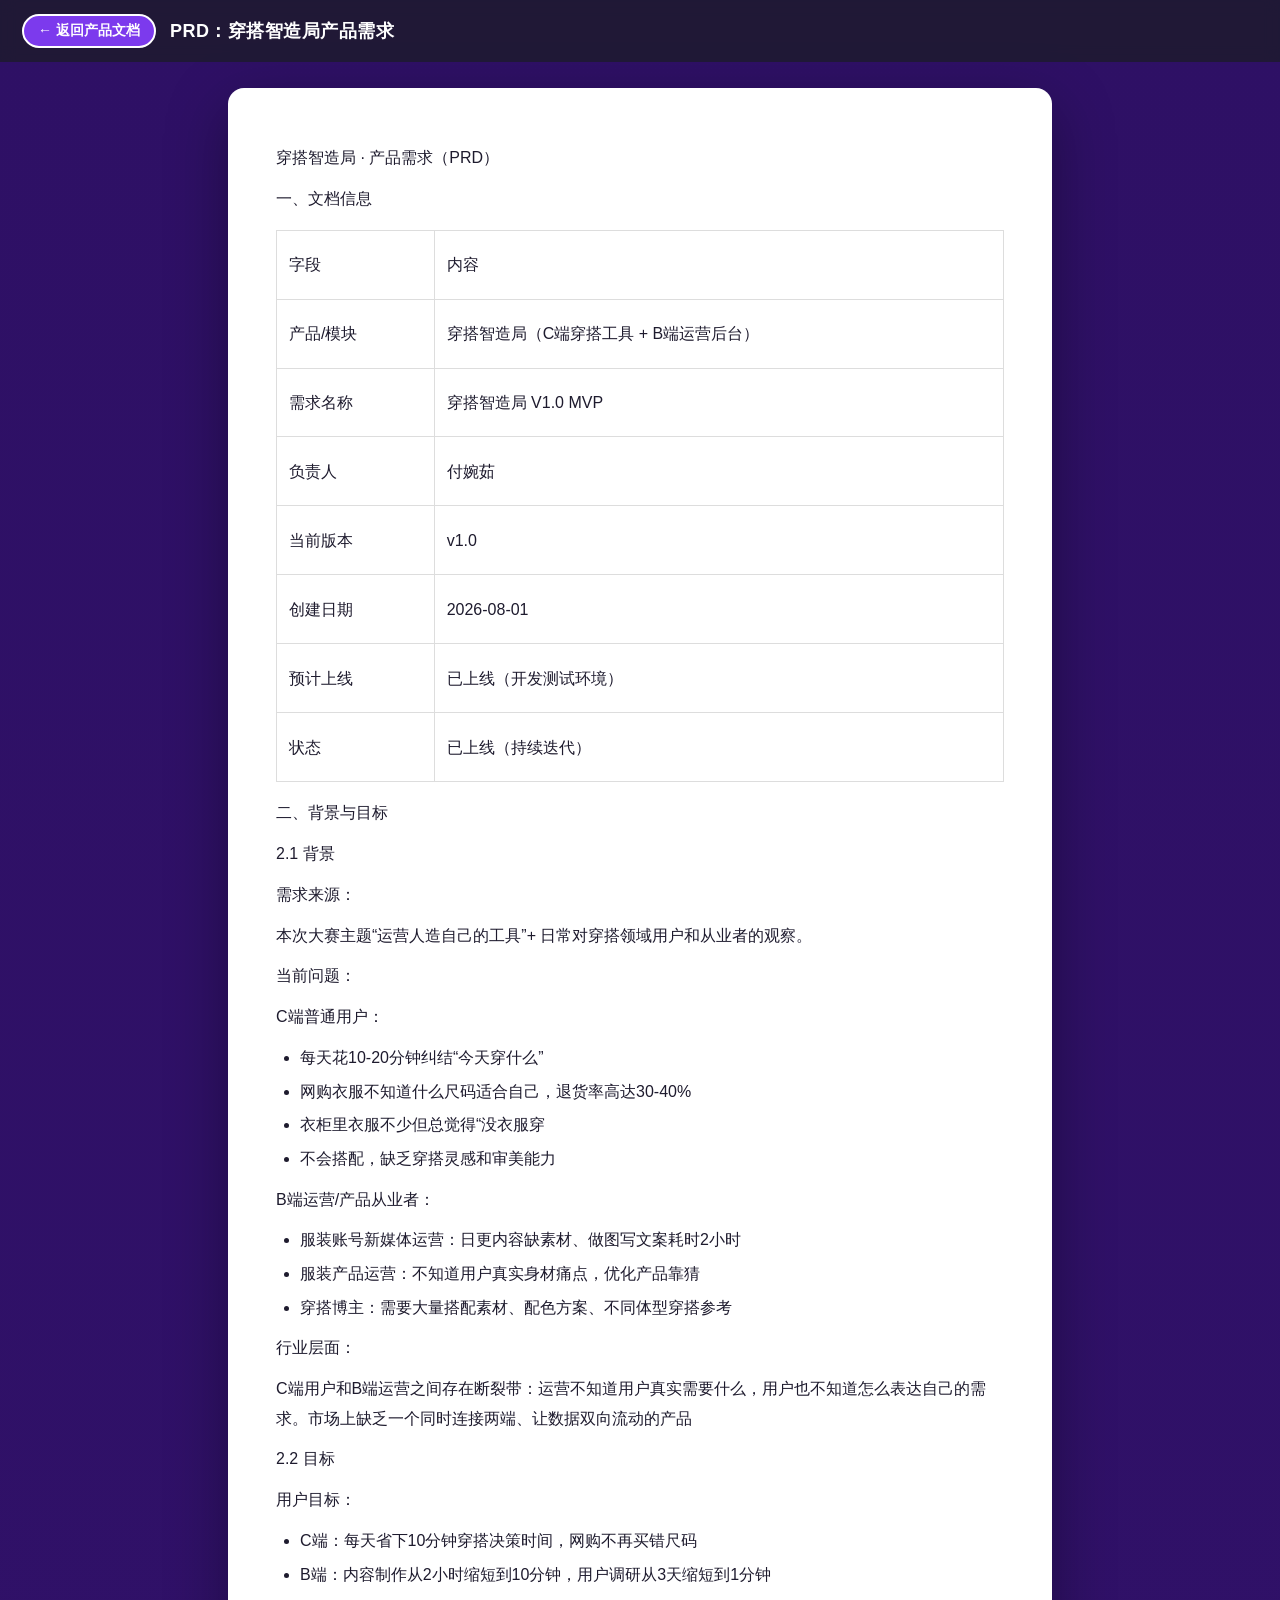
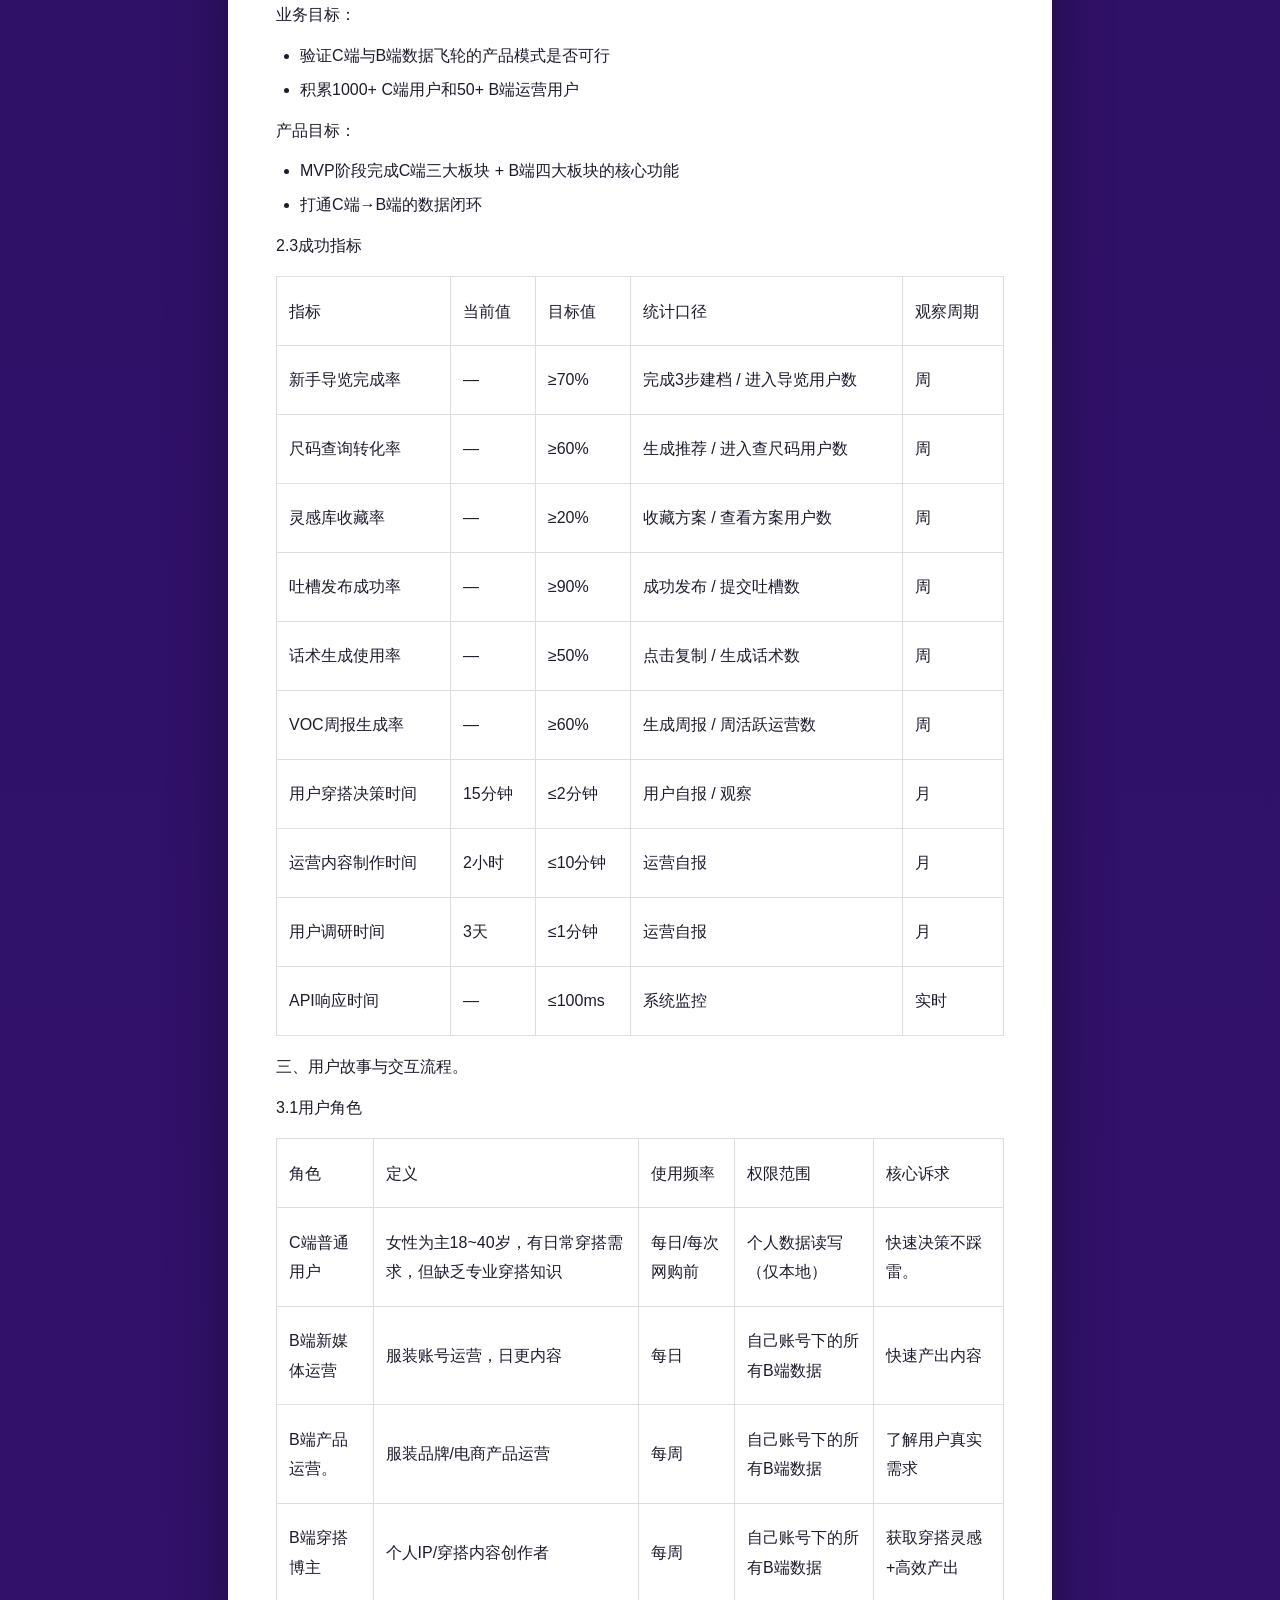
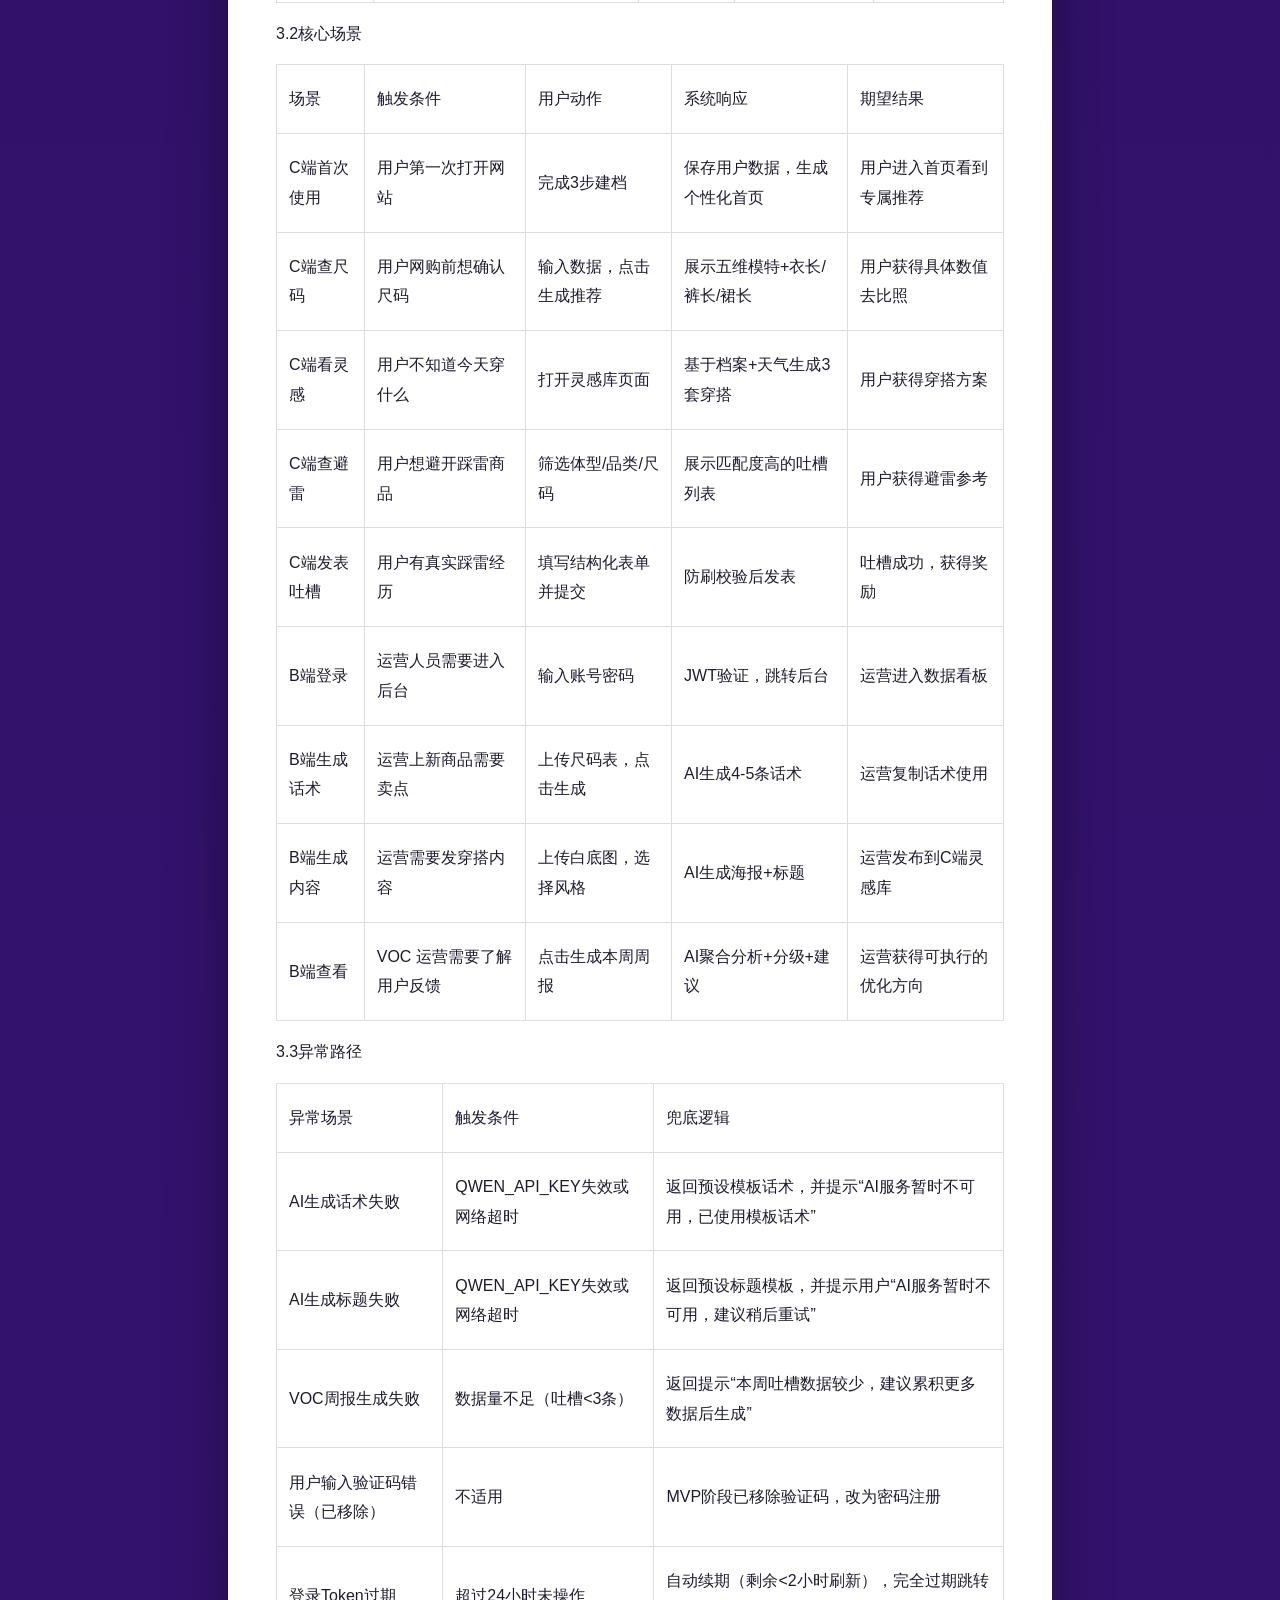
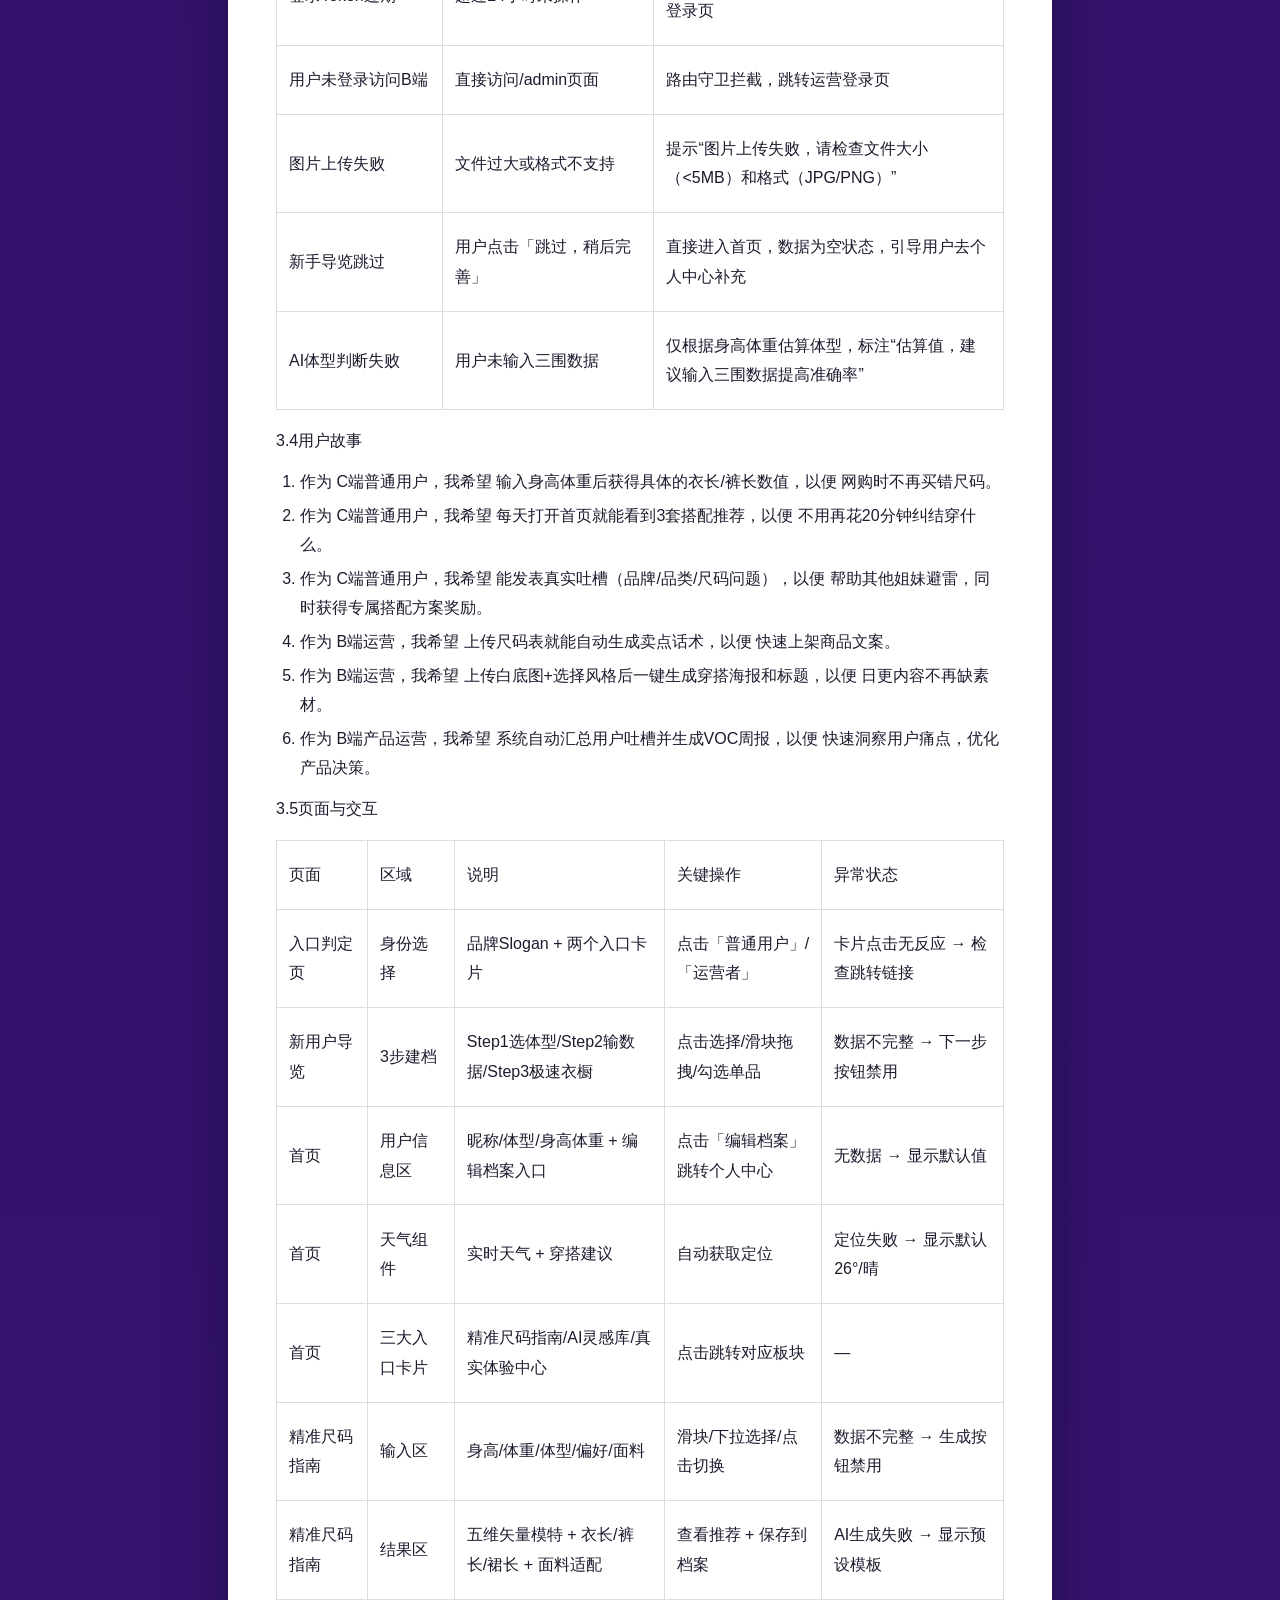
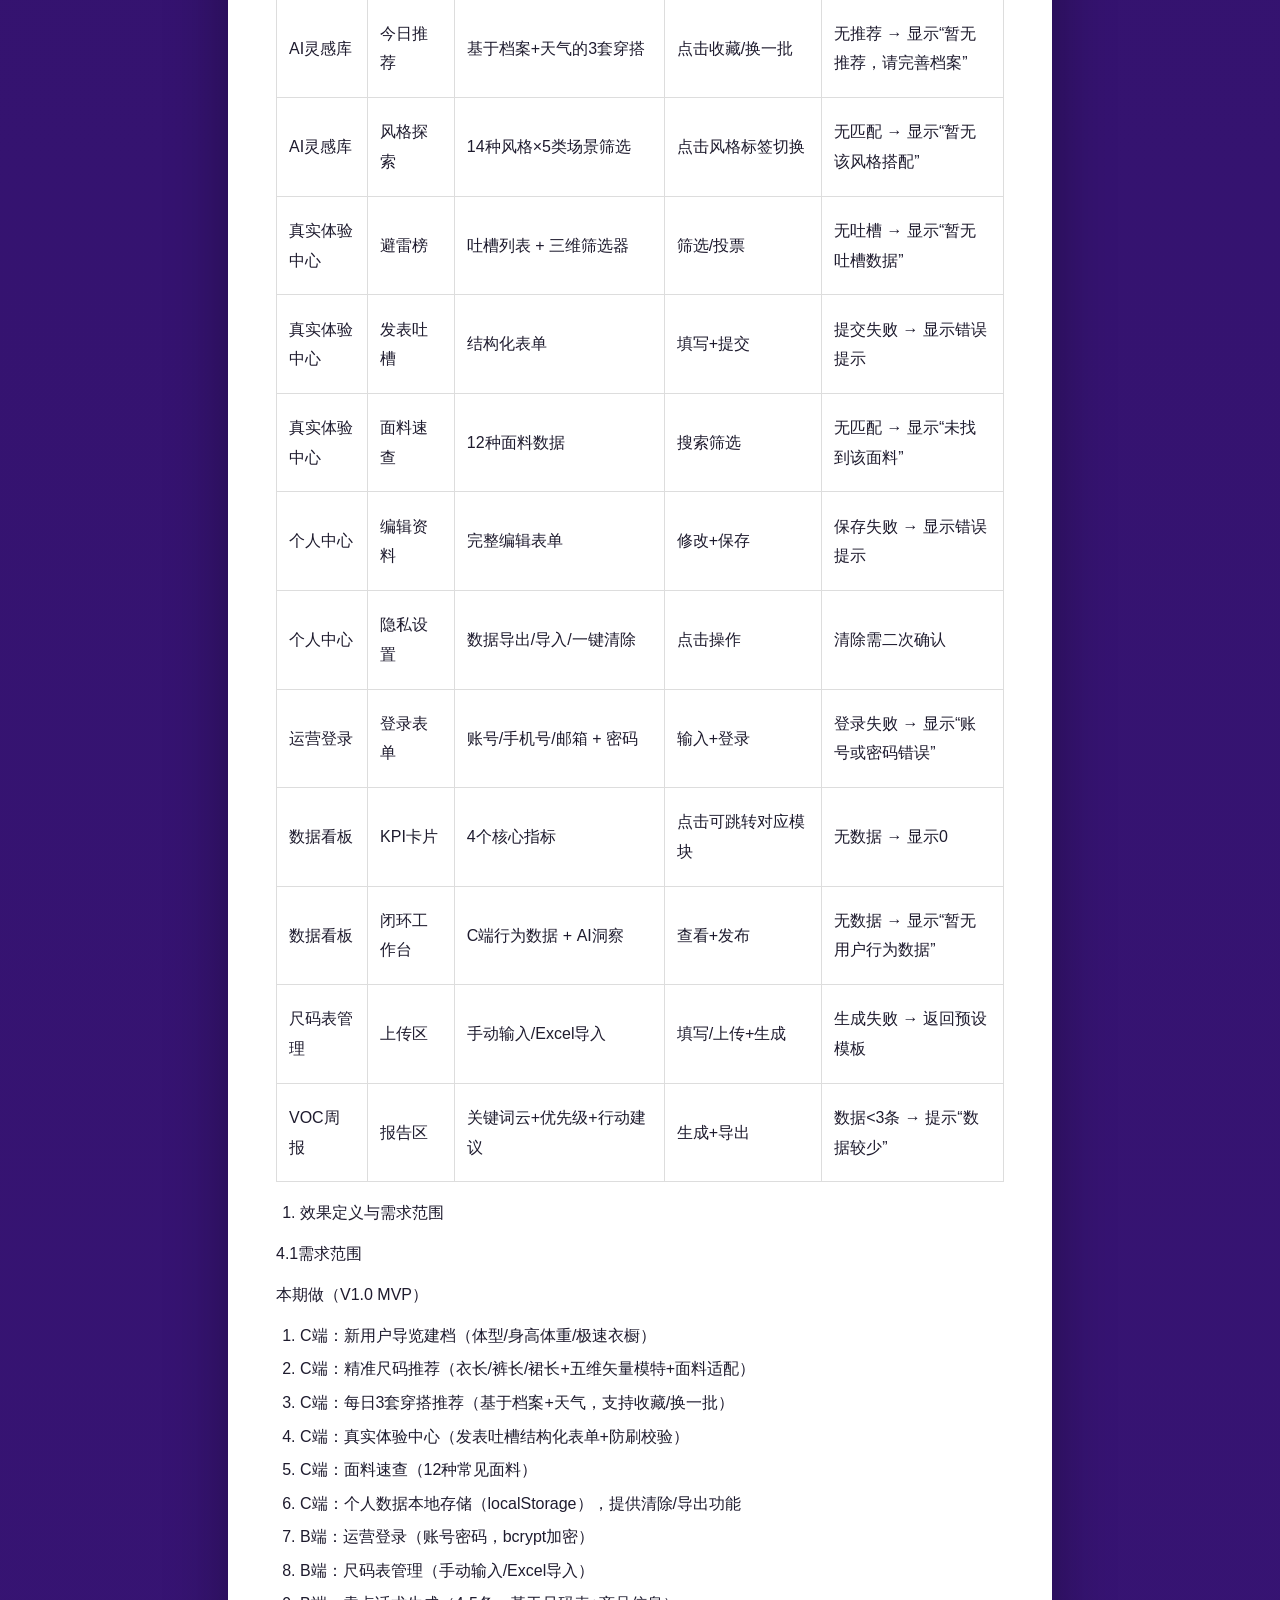
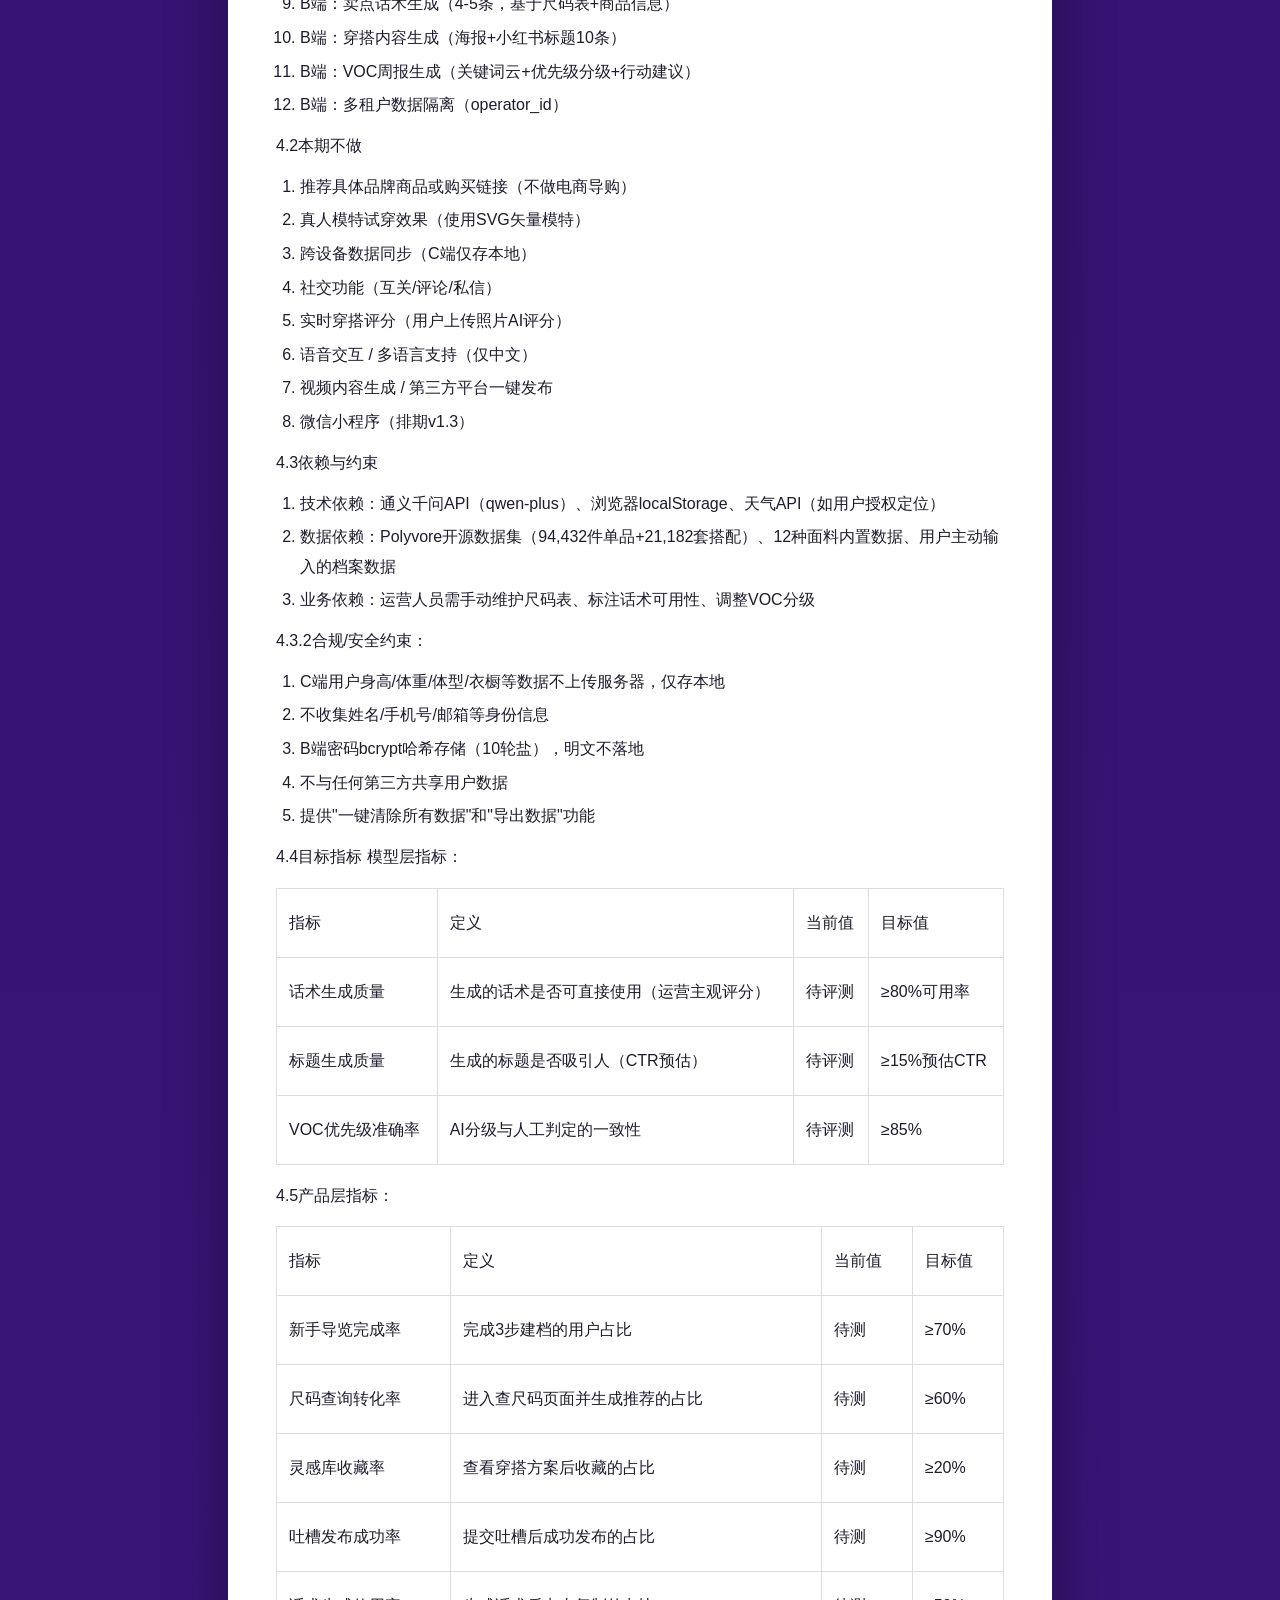
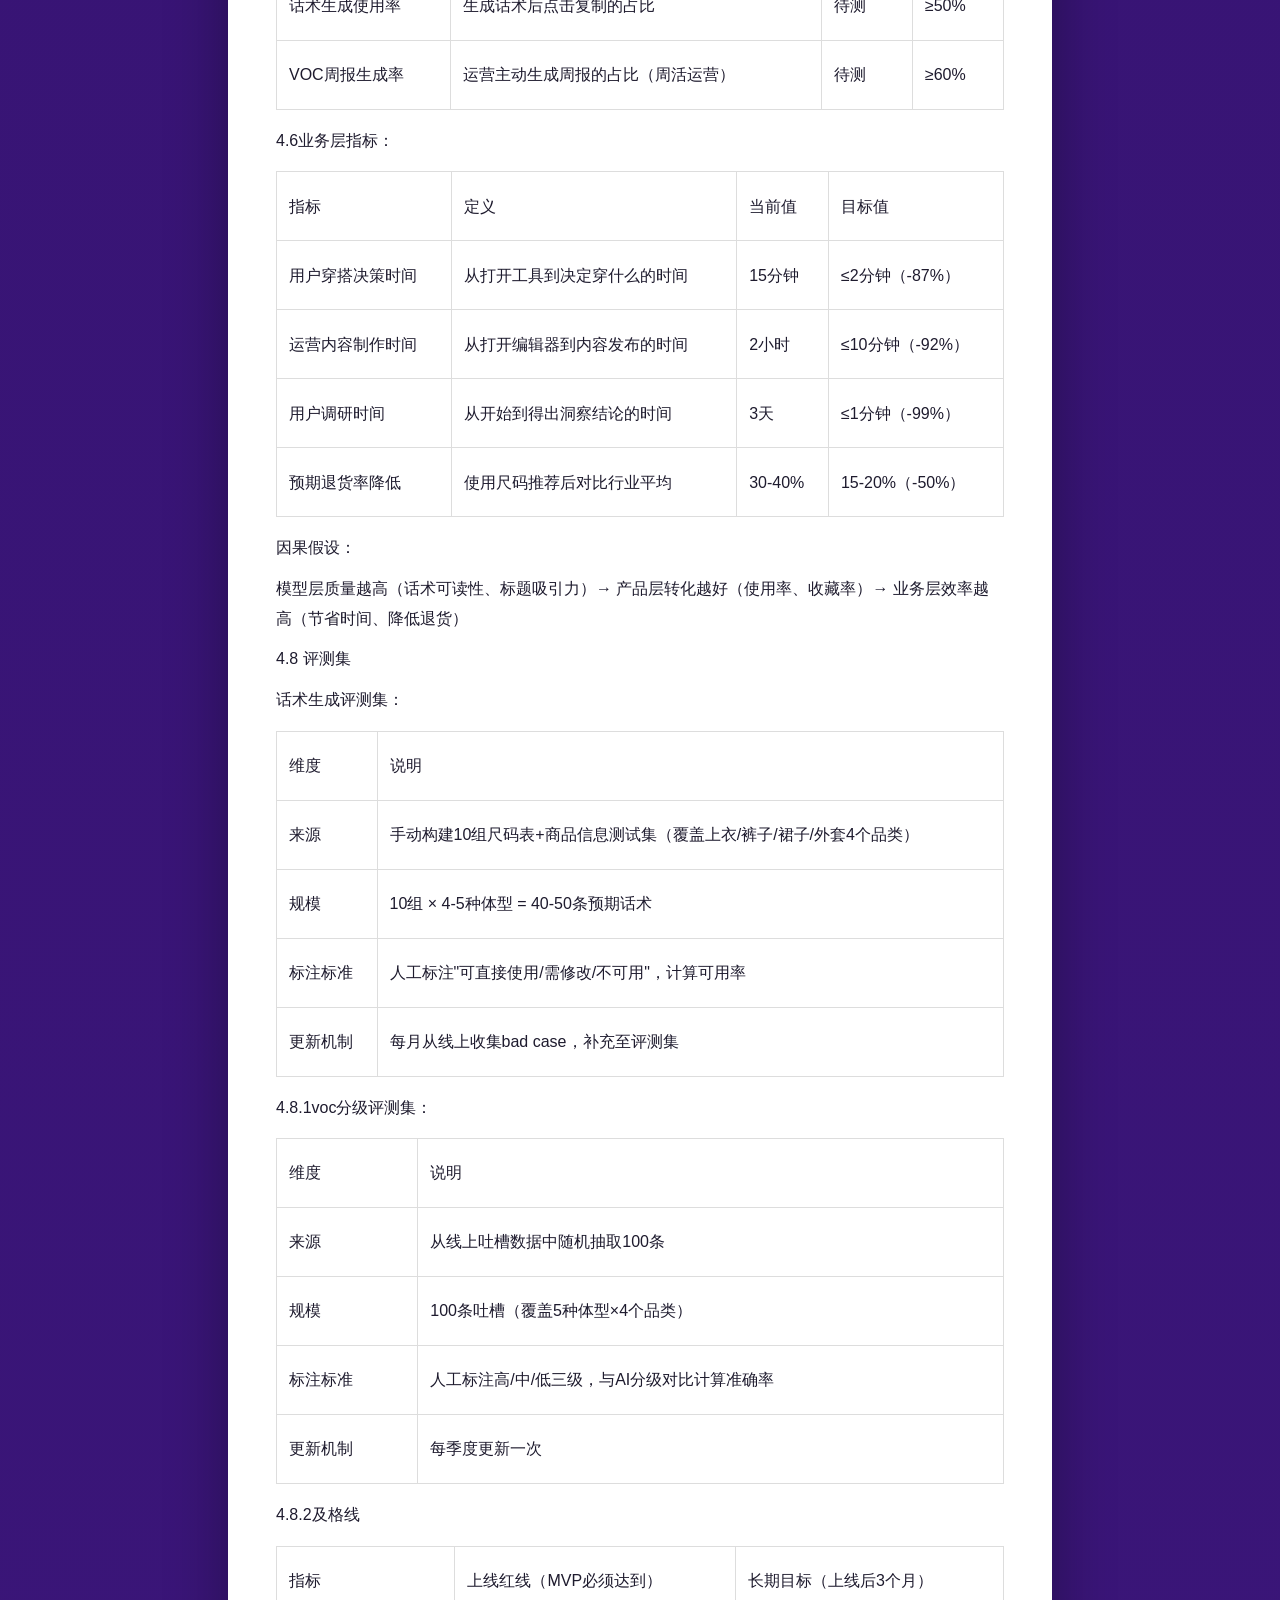
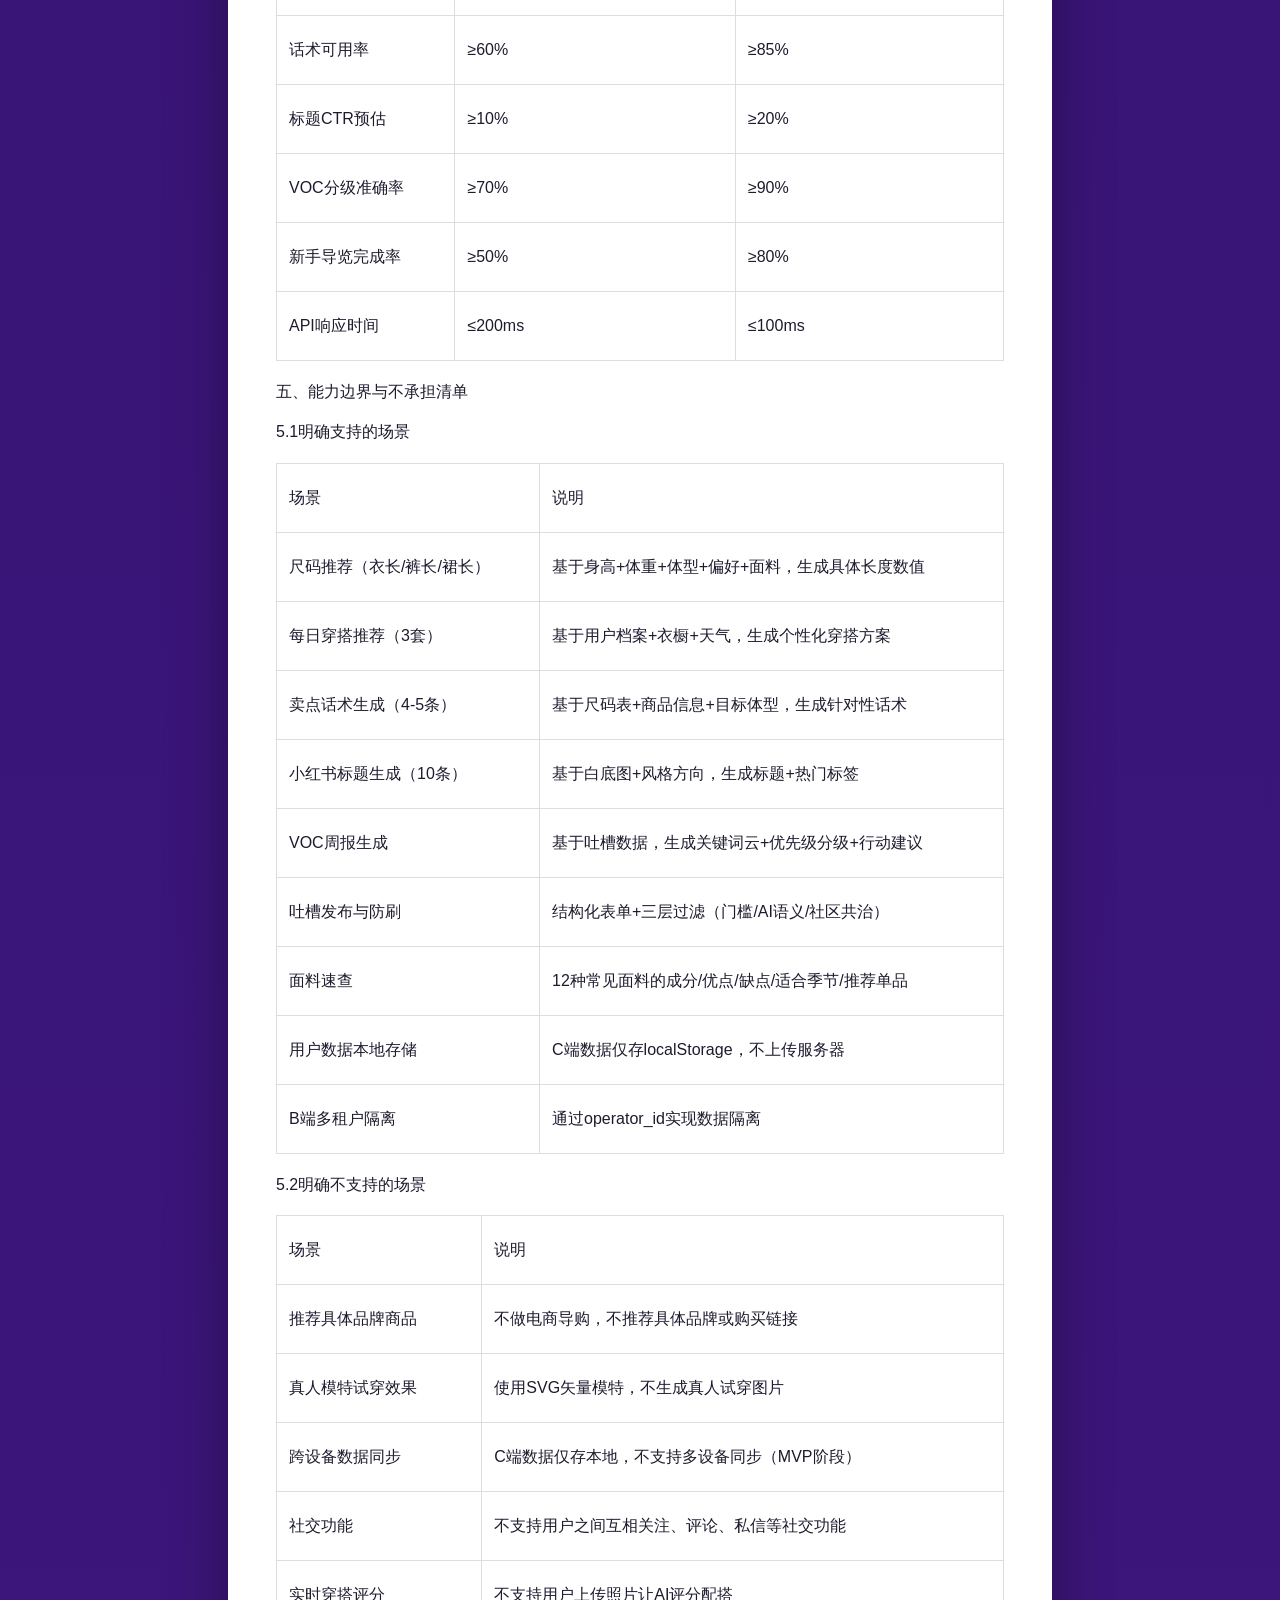
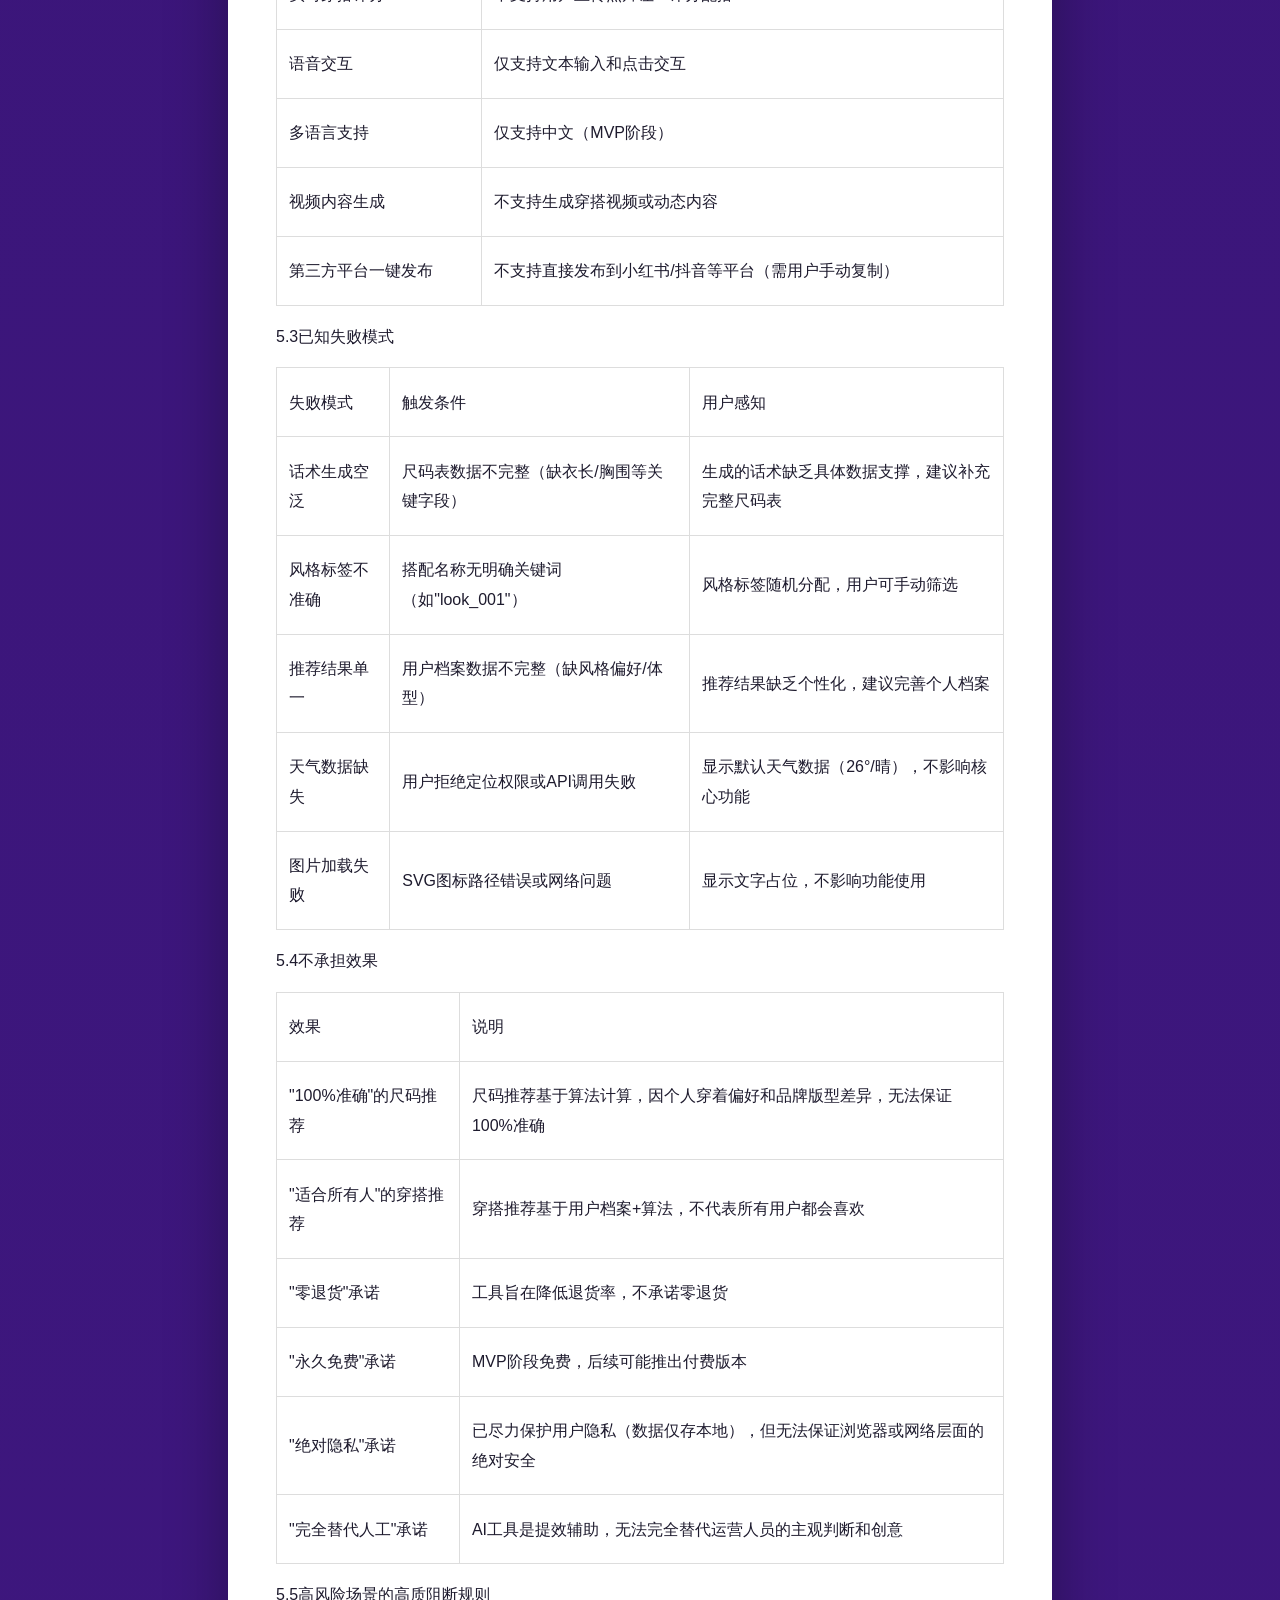
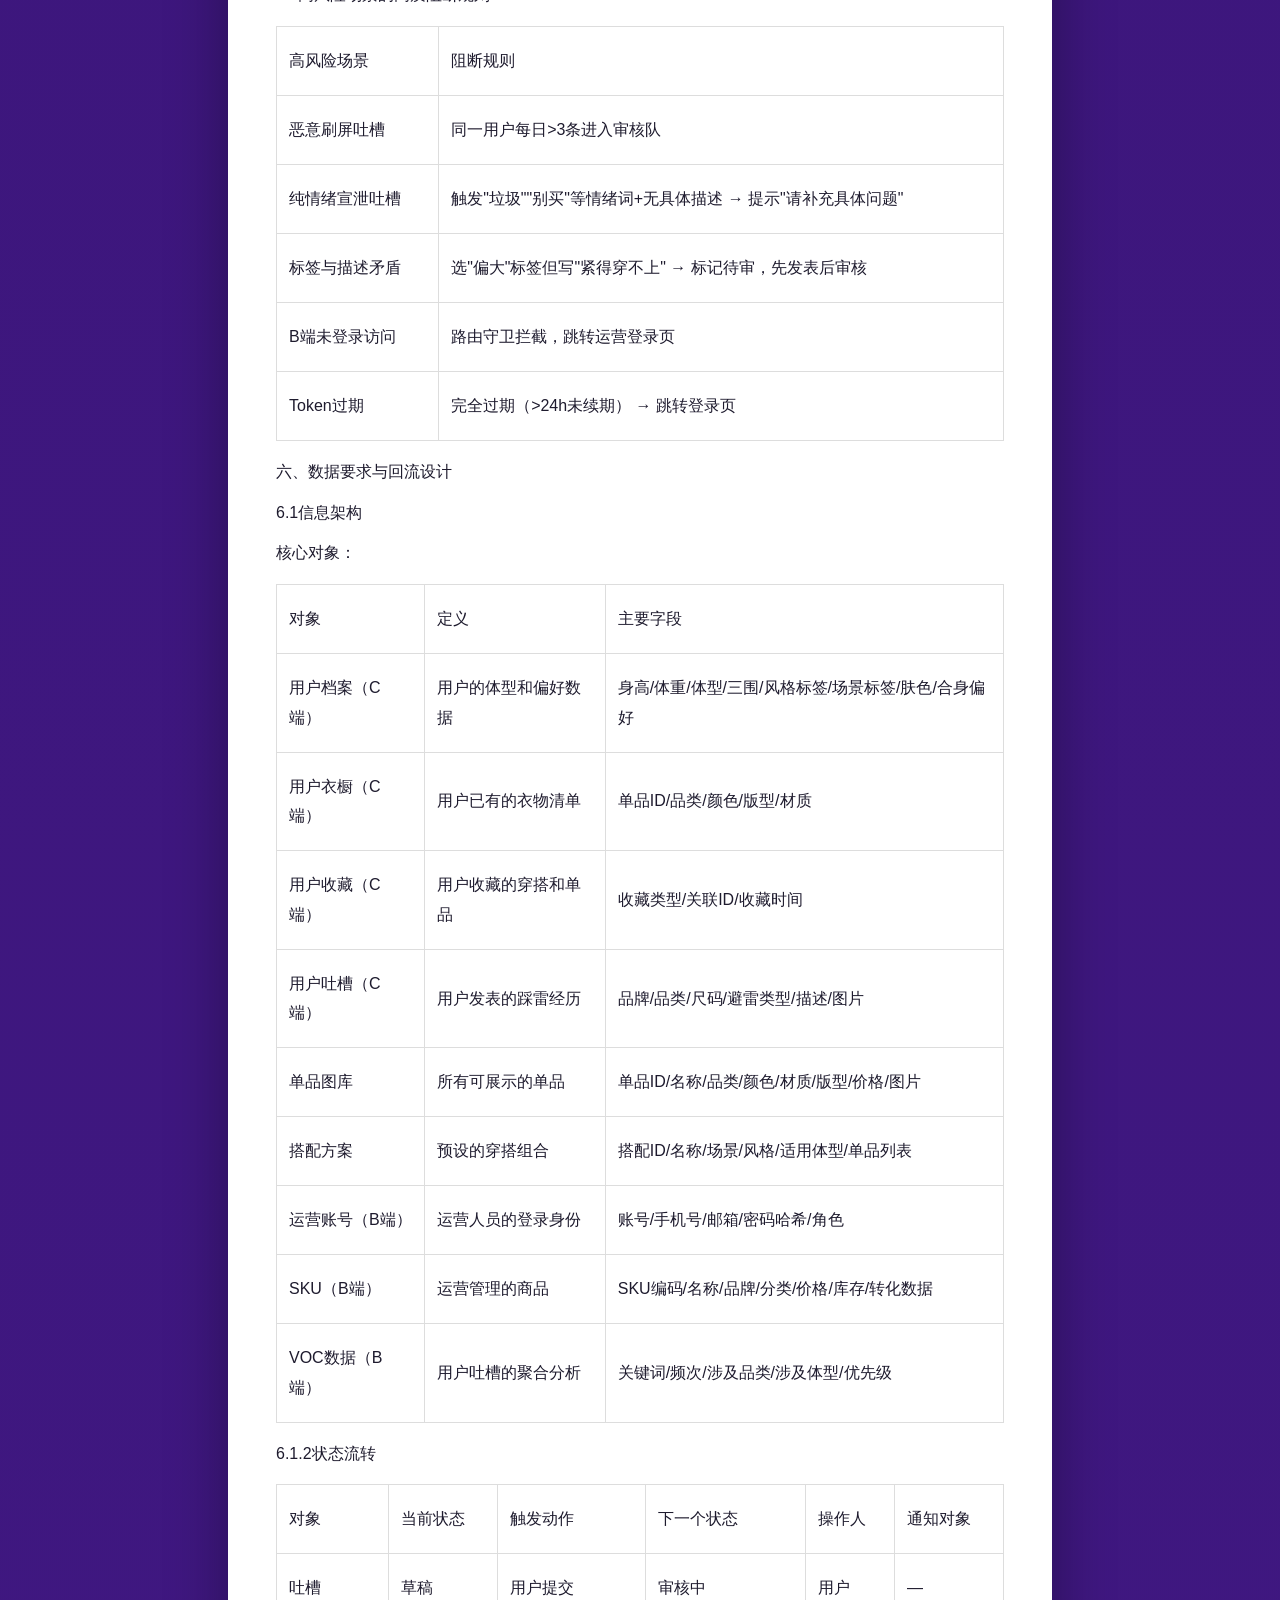
<file: doc05.html>
<!DOCTYPE html>
<html lang="zh-CN">
<head>
<meta charset="UTF-8">
<meta name="viewport" content="width=device-width, initial-scale=1.0">
<title>PRD：穿搭智造局产品需求</title>
<style>
  :root{
    --purple-deep:#2e1065; --purple-dark:#4c1d95; --purple:#7c3aed;
    --cream:#fdf6ec; --dark:#1e1b2e; --yellow:#FBBF24;
  }
  *{box-sizing:border-box}
  body{margin:0;font-family:-apple-system,BlinkMacSystemFont,"Segoe UI","PingFang SC","Hiragino Sans GB","Microsoft YaHei",sans-serif;
    background:linear-gradient(180deg,var(--purple-deep),var(--purple-dark));color:var(--dark);min-height:100vh}
  .topbar{position:sticky;top:0;z-index:20;display:flex;align-items:center;gap:14px;
    padding:14px 22px;background:rgba(30,27,46,.85);backdrop-filter:blur(8px);color:#fff}
  .back{display:inline-flex;align-items:center;gap:6px;text-decoration:none;color:#fff;
    background:var(--purple);border:2px solid #fff;border-radius:999px;padding:6px 14px;font-size:14px;font-weight:600;transition:.2s}
  .back:hover{background:var(--yellow);color:var(--dark);border-color:var(--yellow)}
  .topbar h1{font-size:18px;margin:0;font-weight:800;letter-spacing:.5px}
  .wrap{max-width:860px;margin:26px auto 80px;padding:0 18px}
  .paper{background:#fff;border-radius:16px;box-shadow:0 20px 60px rgba(0,0,0,.35);padding:44px 48px;line-height:1.85;font-size:16px}
  .paper h1{font-size:30px;line-height:1.4}
  .paper h2{font-size:23px;margin-top:1.6em;padding-bottom:.3em;border-bottom:2px solid var(--yellow)}
  .paper h3{font-size:19px;margin-top:1.4em}
  .paper h4{font-size:16.5px}
  .paper p{margin:.7em 0}
  .paper ul,.paper ol{margin:.6em 0;padding-left:1.5em}
  .paper li{margin:.25em 0}
  .paper img{max-width:100%;height:auto;border-radius:8px}
  .paper table{border-collapse:collapse;width:100%;margin:1em 0}
  .paper th,.paper td{border:1px solid #ddd;padding:8px 12px;text-align:left}
  .paper th{background:#f6f0ff}
  .paper blockquote{border-left:4px solid var(--purple);margin:1em 0;padding:.3em 1em;background:#faf7ff}
  .paper a{color:var(--purple)}
  @media(max-width:640px){.paper{padding:26px 20px}.topbar h1{font-size:15px}}
</style>
</head>
<body>
  <div class="topbar">
    <a class="back" href="index.html#docs">← 返回产品文档</a>
    <h1>PRD：穿搭智造局产品需求</h1>
  </div>
  <div class="wrap">
    <article class="paper">
<p>穿搭智造局 · 产品需求（PRD）</p><p>一、文档信息</p><table><tr><td><p>字段</p></td><td><p>内容</p></td></tr><tr><td><p>产品/模块 </p></td><td><p>穿搭智造局（C端穿搭工具 + B端运营后台）</p></td></tr><tr><td><p>需求名称</p></td><td><p> 穿搭智造局 V1.0 MVP</p></td></tr><tr><td><p>负责人</p></td><td><p>付婉茹</p></td></tr><tr><td><p>当前版本 </p></td><td><p>v1.0</p></td></tr><tr><td><p>创建日期 </p></td><td><p>2026-08-01</p></td></tr><tr><td><p>预计上线 </p></td><td><p>已上线（开发测试环境）</p></td></tr><tr><td><p>状态</p></td><td><p> 已上线（持续迭代）</p></td></tr></table><p>二、背景与目标</p><p>2.1 背景</p><p>需求来源：</p><p>本次大赛主题“运营人造自己的工具”+ 日常对穿搭领域用户和从业者的观察。</p><p>当前问题：</p><p>C端普通用户：</p><ul><li>每天花10-20分钟纠结“今天穿什么”</li><li>网购衣服不知道什么尺码适合自己，退货率高达30-40%</li><li>衣柜里衣服不少但总觉得“没衣服穿</li><li>不会搭配，缺乏穿搭灵感和审美能力</li></ul><p>B端运营/产品从业者：</p><ul><li>服装账号新媒体运营：日更内容缺素材、做图写文案耗时2小时</li><li>服装产品运营：不知道用户真实身材痛点，优化产品靠猜</li><li>穿搭博主：需要大量搭配素材、配色方案、不同体型穿搭参考</li></ul><p>行业层面：</p><p>C端用户和B端运营之间存在断裂带：运营不知道用户真实需要什么，用户也不知道怎么表达自己的需求。市场上缺乏一个同时连接两端、让数据双向流动的产品</p><p>2.2 目标</p><p>用户目标：</p><ul><li>C端：每天省下10分钟穿搭决策时间，网购不再买错尺码</li><li>B端：内容制作从2小时缩短到10分钟，用户调研从3天缩短到1分钟</li></ul><p>业务目标：</p><ul><li>验证C端与B端数据飞轮的产品模式是否可行</li><li>积累1000+ C端用户和50+ B端运营用户</li></ul><p>产品目标：</p><ul><li>MVP阶段完成C端三大板块 + B端四大板块的核心功能</li><li>打通C端→B端的数据闭环</li></ul><p>2.3成功指标</p><table><tr><td><p>指标</p></td><td><p>当前值</p></td><td><p>目标值</p></td><td><p>统计口径</p></td><td><p>观察周期</p></td></tr><tr><td><p>新手导览完成率</p></td><td><p>— </p></td><td><p>≥70% </p></td><td><p>完成3步建档 / 进入导览用户数</p></td><td><p>周</p></td></tr><tr><td><p>尺码查询转化率</p></td><td><p>—</p></td><td><p>≥60% </p></td><td><p>生成推荐 / 进入查尺码用户数</p></td><td><p>周</p></td></tr><tr><td><p>灵感库收藏率</p></td><td><p>— </p></td><td><p>≥20% </p></td><td><p>收藏方案 / 查看方案用户数</p></td><td><p>周</p></td></tr><tr><td><p>吐槽发布成功率</p></td><td><p>— </p></td><td><p>≥90% </p></td><td><p>成功发布 / 提交吐槽数</p></td><td><p>周</p></td></tr><tr><td><p>话术生成使用率</p></td><td><p>— </p></td><td><p>≥50%</p></td><td><p>点击复制 / 生成话术数</p></td><td><p>周</p></td></tr><tr><td><p>VOC周报生成率</p></td><td><p>— </p></td><td><p> ≥60% </p></td><td><p>生成周报 / 周活跃运营数</p></td><td><p>周</p></td></tr><tr><td><p>用户穿搭决策时间</p></td><td><p>15分钟</p></td><td><p>≤2分钟</p></td><td><p>用户自报 / 观察</p></td><td><p>月</p></td></tr><tr><td><p>运营内容制作时间</p></td><td><p>2小时</p></td><td><p>≤10分钟</p></td><td><p>运营自报</p></td><td><p>月</p></td></tr><tr><td><p>用户调研时间</p></td><td><p> 3天</p></td><td><p>≤1分钟</p></td><td><p>运营自报</p></td><td><p>月</p></td></tr><tr><td><p>API响应时间</p></td><td><p>—</p></td><td><p> ≤100ms</p></td><td><p>系统监控</p></td><td><p>实时</p></td></tr></table><p>   </p><p>三、用户故事与交互流程。</p><p>3.1用户角色</p><table><tr><td><p>角色</p></td><td><p>定义</p></td><td><p>使用频率</p></td><td><p>权限范围</p></td><td><p>核心诉求</p></td></tr><tr><td><p>C端普通用户</p></td><td><p>女性为主18~40岁，有日常穿搭需求，但缺乏专业穿搭知识</p></td><td><p>每日/每次网购前</p></td><td><p>个人数据读写（仅本地）</p></td><td><p>快速决策不踩雷。</p></td></tr><tr><td><p>B端新媒体运营</p></td><td><p>服装账号运营，日更内容</p></td><td><p>每日</p></td><td><p>自己账号下的所有B端数据</p></td><td><p>快速产出内容</p></td></tr><tr><td><p>B端产品运营。</p></td><td><p>服装品牌/电商产品运营</p></td><td><p>每周</p></td><td><p>自己账号下的所有B端数据</p></td><td><p>了解用户真实需求</p></td></tr><tr><td><p>B端穿搭博主</p></td><td><p>个人IP/穿搭内容创作者</p></td><td><p>每周</p></td><td><p>自己账号下的所有B端数据</p></td><td><p>获取穿搭灵感+高效产出</p></td></tr></table><p>3.2核心场景</p><table><tr><td><p>场景</p></td><td><p>触发条件</p></td><td><p>用户动作</p></td><td><p>系统响应</p></td><td><p>期望结果</p></td></tr><tr><td><p>C端首次使用</p></td><td><p>用户第一次打开网站</p></td><td><p>完成3步建档</p></td><td><p>保存用户数据，生成个性化首页</p></td><td><p>用户进入首页看到专属推荐</p></td></tr><tr><td><p>C端查尺码</p></td><td><p>用户网购前想确认尺码</p></td><td><p>输入数据，点击生成推荐</p></td><td><p>展示五维模特+衣长/裤长/裙长</p></td><td><p>用户获得具体数值去比照</p></td></tr><tr><td><p>C端看灵感</p></td><td><p>用户不知道今天穿什么</p></td><td><p>打开灵感库页面</p></td><td><p>基于档案+天气生成3套穿搭</p></td><td><p>用户获得穿搭方案</p></td></tr><tr><td><p>C端查避雷</p></td><td><p>用户想避开踩雷商品</p></td><td><p>筛选体型/品类/尺码</p></td><td><p>展示匹配度高的吐槽列表</p></td><td><p>用户获得避雷参考</p></td></tr><tr><td><p>C端发表吐槽</p></td><td><p>用户有真实踩雷经历</p></td><td><p>填写结构化表单并提交</p></td><td><p>防刷校验后发表</p></td><td><p>吐槽成功，获得奖励</p></td></tr><tr><td><p>B端登录</p></td><td><p>运营人员需要进入后台</p></td><td><p>输入账号密码</p></td><td><p>JWT验证，跳转后台</p></td><td><p>运营进入数据看板</p></td></tr><tr><td><p>B端生成话术</p></td><td><p>运营上新商品需要卖点</p></td><td><p>上传尺码表，点击生成</p></td><td><p>AI生成4-5条话术</p></td><td><p>运营复制话术使用</p></td></tr><tr><td><p>B端生成内容</p></td><td><p>运营需要发穿搭内容</p></td><td><p>上传白底图，选择风格</p></td><td><p>AI生成海报+标题</p></td><td><p>运营发布到C端灵感库</p></td></tr><tr><td><p>B端查看</p></td><td><p>VOC 运营需要了解用户反馈</p></td><td><p>点击生成本周周报</p></td><td><p>AI聚合分析+分级+建议</p></td><td><p>运营获得可执行的优化方向</p></td></tr></table><p>   </p><p>3.3异常路径</p><table><tr><td><p>异常场景 </p></td><td><p>触发条件 </p></td><td><p>兜底逻辑</p></td></tr><tr><td><p>AI生成话术失败</p></td><td><p>QWEN_API_KEY失效或网络超时</p></td><td><p>返回预设模板话术，并提示“AI服务暂时不可用，已使用模板话术”</p></td></tr><tr><td><p>AI生成标题失败</p></td><td><p>QWEN_API_KEY失效或网络超时</p></td><td><p>返回预设标题模板，并提示用户“AI服务暂时不可用，建议稍后重试”</p></td></tr><tr><td><p>VOC周报生成失败</p></td><td><p>数据量不足（吐槽&lt;3条）</p></td><td><p>返回提示“本周吐槽数据较少，建议累积更多数据后生成”</p></td></tr><tr><td><p>用户输入验证码错误（已移除） </p></td><td><p>不适用</p></td><td><p>MVP阶段已移除验证码，改为密码注册</p></td></tr><tr><td><p>登录Token过期 </p></td><td><p>超过24小时未操作</p></td><td><p>自动续期（剩余&lt;2小时刷新），完全过期跳转登录页</p></td></tr><tr><td><p>用户未登录访问B端</p></td><td><p>直接访问/admin页面</p></td><td><p>路由守卫拦截，跳转运营登录页</p></td></tr><tr><td><p>图片上传失败 </p></td><td><p>文件过大或格式不支持</p></td><td><p>提示“图片上传失败，请检查文件大小（&lt;5MB）和格式（JPG/PNG）”</p></td></tr><tr><td><p>新手导览跳过 </p></td><td><p>用户点击「跳过，稍后完善」</p></td><td><p>直接进入首页，数据为空状态，引导用户去个人中心补充</p></td></tr><tr><td><p>AI体型判断失败</p></td><td><p>用户未输入三围数据</p></td><td><p>仅根据身高体重估算体型，标注“估算值，建议输入三围数据提高准确率”</p></td></tr></table><p>3.4用户故事</p><ol><li>作为 C端普通用户，我希望 输入身高体重后获得具体的衣长/裤长数值，以便 网购时不再买错尺码。</li><li>作为 C端普通用户，我希望 每天打开首页就能看到3套搭配推荐，以便 不用再花20分钟纠结穿什么。</li><li>作为 C端普通用户，我希望 能发表真实吐槽（品牌/品类/尺码问题），以便 帮助其他姐妹避雷，同时获得专属搭配方案奖励。</li><li>作为 B端运营，我希望 上传尺码表就能自动生成卖点话术，以便 快速上架商品文案。</li><li>作为 B端运营，我希望 上传白底图+选择风格后一键生成穿搭海报和标题，以便 日更内容不再缺素材。</li><li>作为 B端产品运营，我希望 系统自动汇总用户吐槽并生成VOC周报，以便 快速洞察用户痛点，优化产品决策。</li></ol><p>3.5页面与交互</p><table><tr><td><p>页面</p></td><td><p>区域</p></td><td><p>说明</p></td><td><p>关键操作</p></td><td><p>异常状态</p></td></tr><tr><td><p>入口判定页</p></td><td><p>身份选择</p></td><td><p>品牌Slogan + 两个入口卡片</p></td><td><p>点击「普通用户」/「运营者」</p></td><td><p>卡片点击无反应 → 检查跳转链接</p></td></tr><tr><td><p>新用户导览</p></td><td><p>3步建档</p></td><td><p>Step1选体型/Step2输数据/Step3极速衣橱</p></td><td><p>点击选择/滑块拖拽/勾选单品</p></td><td><p>数据不完整 → 下一步按钮禁用</p></td></tr><tr><td><p>首页</p></td><td><p>用户信息区</p></td><td><p>昵称/体型/身高体重 + 编辑档案入口</p></td><td><p>点击「编辑档案」跳转个人中心</p></td><td><p>无数据 → 显示默认值</p></td></tr><tr><td><p>首页</p></td><td><p>天气组件</p></td><td><p>实时天气 + 穿搭建议</p></td><td><p>自动获取定位</p></td><td><p>定位失败 → 显示默认26°/晴</p></td></tr><tr><td><p>首页</p></td><td><p>三大入口卡片</p></td><td><p>精准尺码指南/AI灵感库/真实体验中心</p></td><td><p>点击跳转对应板块</p></td><td><p>—</p></td></tr><tr><td><p>精准尺码指南</p></td><td><p>输入区</p></td><td><p>身高/体重/体型/偏好/面料</p></td><td><p>滑块/下拉选择/点击切换</p></td><td><p>数据不完整 → 生成按钮禁用</p></td></tr><tr><td><p>精准尺码指南</p></td><td><p>结果区 </p></td><td><p>五维矢量模特 + 衣长/裤长/裙长 + 面料适配</p></td><td><p>查看推荐 + 保存到档案</p></td><td><p>AI生成失败 → 显示预设模板</p></td></tr><tr><td><p>AI灵感库</p></td><td><p>今日推荐</p></td><td><p>基于档案+天气的3套穿搭</p></td><td><p>点击收藏/换一批</p></td><td><p>无推荐 → 显示“暂无推荐，请完善档案”</p></td></tr><tr><td><p>AI灵感库</p></td><td><p>风格探索</p></td><td><p>14种风格×5类场景筛选</p></td><td><p>点击风格标签切换</p></td><td><p>无匹配 → 显示“暂无该风格搭配”</p></td></tr><tr><td><p>真实体验中心</p></td><td><p>避雷榜 </p></td><td><p>吐槽列表 + 三维筛选器</p></td><td><p>筛选/投票</p></td><td><p>无吐槽 → 显示“暂无吐槽数据”</p></td></tr><tr><td><p>真实体验中心</p></td><td><p>发表吐槽</p></td><td><p>结构化表单</p></td><td><p>填写+提交</p></td><td><p>提交失败 → 显示错误提示</p></td></tr><tr><td><p>真实体验中心</p></td><td><p>面料速查</p></td><td><p>12种面料数据</p></td><td><p>搜索筛选</p></td><td><p>无匹配 → 显示“未找到该面料”</p></td></tr><tr><td><p>个人中心 </p></td><td><p>编辑资料</p></td><td><p>完整编辑表单</p></td><td><p>修改+保存</p></td><td><p>保存失败 → 显示错误提示</p></td></tr><tr><td><p>个人中心</p></td><td><p>隐私设置</p></td><td><p>数据导出/导入/一键清除</p></td><td><p>点击操作</p></td><td><p>清除需二次确认</p></td></tr><tr><td><p>运营登录</p></td><td><p>登录表单</p></td><td><p>账号/手机号/邮箱 + 密码</p></td><td><p>输入+登录</p></td><td><p>登录失败 → 显示“账号或密码错误”</p></td></tr><tr><td><p>数据看板</p></td><td><p>KPI卡片</p></td><td><p>4个核心指标</p></td><td><p>点击可跳转对应模块</p></td><td><p>无数据 → 显示0</p></td></tr><tr><td><p>数据看板</p></td><td><p>闭环工作台</p></td><td><p>C端行为数据 + AI洞察</p></td><td><p>查看+发布</p></td><td><p>无数据 → 显示“暂无用户行为数据”</p></td></tr><tr><td><p>尺码表管理</p></td><td><p>上传区</p></td><td><p>手动输入/Excel导入 </p></td><td><p>填写/上传+生成</p></td><td><p>生成失败 → 返回预设模板</p></td></tr><tr><td><p>VOC周报</p></td><td><p>报告区</p></td><td><p>关键词云+优先级+行动建议</p></td><td><p>生成+导出</p></td><td><p>数据&lt;3条 → 提示“数据较少”</p></td></tr></table><ol><li>效果定义与需求范围</li></ol><p>4.1需求范围</p><p>本期做（V1.0 MVP）</p><ol><li>C端：新用户导览建档（体型/身高体重/极速衣橱）</li><li>C端：精准尺码推荐（衣长/裤长/裙长+五维矢量模特+面料适配）</li><li>C端：每日3套穿搭推荐（基于档案+天气，支持收藏/换一批）</li><li>C端：真实体验中心（发表吐槽结构化表单+防刷校验）</li><li>C端：面料速查（12种常见面料）</li><li>C端：个人数据本地存储（localStorage），提供清除/导出功能</li><li>B端：运营登录（账号密码，bcrypt加密）</li><li>B端：尺码表管理（手动输入/Excel导入）</li><li>B端：卖点话术生成（4-5条，基于尺码表+商品信息）</li><li>B端：穿搭内容生成（海报+小红书标题10条）</li><li>B端：VOC周报生成（关键词云+优先级分级+行动建议）</li><li>B端：多租户数据隔离（operator_id）</li></ol><p>4.2本期不做</p><ol><li>推荐具体品牌商品或购买链接（不做电商导购）</li><li>真人模特试穿效果（使用SVG矢量模特）</li><li>跨设备数据同步（C端仅存本地）</li><li>社交功能（互关/评论/私信）</li><li>实时穿搭评分（用户上传照片AI评分）</li><li>语音交互 / 多语言支持（仅中文）</li><li>视频内容生成 / 第三方平台一键发布</li><li>微信小程序（排期v1.3）</li></ol><p>4.3依赖与约束</p><ol><li>技术依赖：通义千问API（qwen-plus）、浏览器localStorage、天气API（如用户授权定位）</li><li>数据依赖：Polyvore开源数据集（94,432件单品+21,182套搭配）、12种面料内置数据、用户主动输入的档案数据</li><li>业务依赖：运营人员需手动维护尺码表、标注话术可用性、调整VOC分级</li></ol><p>4.3.2合规/安全约束：</p><ol><li>C端用户身高/体重/体型/衣橱等数据不上传服务器，仅存本地</li><li>不收集姓名/手机号/邮箱等身份信息</li><li>B端密码bcrypt哈希存储（10轮盐），明文不落地</li><li>不与任何第三方共享用户数据</li><li>提供"一键清除所有数据"和"导出数据"功能</li></ol><p>4.4目标指标 模型层指标：</p><table><tr><td><p>指标</p></td><td><p>定义</p></td><td><p> 当前值</p></td><td><p>目标值</p></td></tr><tr><td><p>话术生成质量 </p></td><td><p>生成的话术是否可直接使用（运营主观评分）</p></td><td><p>待评测</p></td><td><p>≥80%可用率</p></td></tr><tr><td><p>标题生成质量</p></td><td><p>生成的标题是否吸引人（CTR预估） </p></td><td><p> 待评测</p></td><td><p>≥15%预估CTR</p></td></tr><tr><td><p>VOC优先级准确率</p></td><td><p>AI分级与人工判定的一致性 </p></td><td><p> 待评测 </p></td><td><p>≥85%</p></td></tr></table><p>4.5产品层指标：</p><table><tr><td><p>指标</p></td><td><p>定义</p></td><td><p>当前值</p></td><td><p>目标值</p></td></tr><tr><td><p>新手导览完成率</p></td><td><p>完成3步建档的用户占比</p></td><td><p>待测</p></td><td><p>	≥70%</p></td></tr><tr><td><p>尺码查询转化率</p></td><td><p>进入查尺码页面并生成推荐的占比</p></td><td><p>待测</p></td><td><p>≥60%</p></td></tr><tr><td><p>灵感库收藏率</p></td><td><p>查看穿搭方案后收藏的占比</p></td><td><p>待测</p></td><td><p>≥20%</p></td></tr><tr><td><p>吐槽发布成功率	</p></td><td><p>提交吐槽后成功发布的占比</p></td><td><p>待测</p></td><td><p>≥90%</p></td></tr><tr><td><p>话术生成使用率</p></td><td><p>	生成话术后点击复制的占比</p></td><td><p>待测</p></td><td><p>≥50%</p></td></tr><tr><td><p>VOC周报生成率</p></td><td><p>运营主动生成周报的占比（周活运营）</p></td><td><p>待测</p></td><td><p>≥60%</p></td></tr></table><p>4.6业务层指标：</p><table><tr><td><p>指标</p></td><td><p>定义</p></td><td><p>当前值</p></td><td><p>	目标值</p></td></tr><tr><td><p>用户穿搭决策时间</p></td><td><p>从打开工具到决定穿什么的时间</p></td><td><p>15分钟</p></td><td><p>≤2分钟（-87%）</p></td></tr><tr><td><p>运营内容制作时间</p></td><td><p>从打开编辑器到内容发布的时间</p></td><td><p>2小时</p></td><td><p>≤10分钟（-92%）</p></td></tr><tr><td><p>用户调研时间</p></td><td><p>从开始到得出洞察结论的时间</p></td><td><p>3天</p></td><td><p>≤1分钟（-99%）</p></td></tr><tr><td><p>预期退货率降低</p></td><td><p>使用尺码推荐后对比行业平均</p></td><td><p>30-40%	</p></td><td><p>15-20%（-50%）</p></td></tr></table><p>因果假设：</p><p>模型层质量越高（话术可读性、标题吸引力）→ 产品层转化越好（使用率、收藏率）→ 业务层效率越高（节省时间、降低退货）</p><p>4.8 评测集</p><p>话术生成评测集：</p><table><tr><td><p>维度</p></td><td><p>说明</p></td></tr><tr><td><p>来源</p></td><td><p>手动构建10组尺码表+商品信息测试集（覆盖上衣/裤子/裙子/外套4个品类）</p></td></tr><tr><td><p>规模</p></td><td><p>10组 × 4-5种体型 = 40-50条预期话术</p></td></tr><tr><td><p>标注标准</p></td><td><p>人工标注"可直接使用/需修改/不可用"，计算可用率</p></td></tr><tr><td><p>更新机制</p></td><td><p>每月从线上收集bad case，补充至评测集</p></td></tr></table><p>4.8.1voc分级评测集：</p><table><tr><td><p>维度</p></td><td><p>说明</p></td></tr><tr><td><p>来源</p></td><td><p>从线上吐槽数据中随机抽取100条</p></td></tr><tr><td><p>规模</p></td><td><p>100条吐槽（覆盖5种体型×4个品类）</p></td></tr><tr><td><p>  标注标准	</p></td><td><p>人工标注高/中/低三级，与AI分级对比计算准确率</p></td></tr><tr><td><p>更新机制</p></td><td><p>	每季度更新一次</p></td></tr></table><p>4.8.2及格线</p><table><tr><td><p>指标</p></td><td><p>上线红线（MVP必须达到）</p></td><td><p>长期目标（上线后3个月）</p></td></tr><tr><td><p>话术可用率</p></td><td><p>≥60%</p></td><td><p>≥85%</p></td></tr><tr><td><p>标题CTR预估</p></td><td><p>≥10%</p></td><td><p>≥20%</p></td></tr><tr><td><p>VOC分级准确率</p></td><td><p>≥70%</p></td><td><p>≥90%</p></td></tr><tr><td><p>新手导览完成率</p></td><td><p>≥50%</p></td><td><p>≥80%</p></td></tr><tr><td><p>API响应时间</p></td><td><p>≤200ms</p></td><td><p>   ≤100ms</p></td></tr></table><p>五、能力边界与不承担清单</p><p>5.1明确支持的场景</p><table><tr><td><p>场景</p></td><td><p>说明</p></td></tr><tr><td><p>尺码推荐（衣长/裤长/裙长）</p></td><td><p>基于身高+体重+体型+偏好+面料，生成具体长度数值</p></td></tr><tr><td><p>每日穿搭推荐（3套）</p></td><td><p>基于用户档案+衣橱+天气，生成个性化穿搭方案</p></td></tr><tr><td><p>卖点话术生成（4-5条）</p></td><td><p>基于尺码表+商品信息+目标体型，生成针对性话术</p></td></tr><tr><td><p>小红书标题生成（10条）</p></td><td><p>基于白底图+风格方向，生成标题+热门标签</p></td></tr><tr><td><p>VOC周报生成</p></td><td><p>基于吐槽数据，生成关键词云+优先级分级+行动建议</p></td></tr><tr><td><p>吐槽发布与防刷</p></td><td><p>结构化表单+三层过滤（门槛/AI语义/社区共治）</p></td></tr><tr><td><p>面料速查</p></td><td><p>12种常见面料的成分/优点/缺点/适合季节/推荐单品</p></td></tr><tr><td><p>用户数据本地存储</p></td><td><p>C端数据仅存localStorage，不上传服务器</p></td></tr><tr><td><p>B端多租户隔离</p></td><td><p>	通过operator_id实现数据隔离</p></td></tr></table><p>5.2明确不支持的场景</p><table><tr><td><p>场景</p></td><td><p>说明</p></td></tr><tr><td><p>推荐具体品牌商品</p></td><td><p>不做电商导购，不推荐具体品牌或购买链接</p></td></tr><tr><td><p>真人模特试穿效果</p></td><td><p>使用SVG矢量模特，不生成真人试穿图片</p></td></tr><tr><td><p>跨设备数据同步</p></td><td><p>C端数据仅存本地，不支持多设备同步（MVP阶段）</p></td></tr><tr><td><p>社交功能</p></td><td><p>不支持用户之间互相关注、评论、私信等社交功能</p></td></tr><tr><td><p>实时穿搭评分</p></td><td><p>不支持用户上传照片让AI评分配搭</p></td></tr><tr><td><p>语音交互</p></td><td><p>仅支持文本输入和点击交互</p></td></tr><tr><td><p>多语言支持</p></td><td><p>仅支持中文（MVP阶段）</p></td></tr><tr><td><p>视频内容生成</p></td><td><p>不支持生成穿搭视频或动态内容</p></td></tr><tr><td><p>第三方平台一键发布	</p></td><td><p>不支持直接发布到小红书/抖音等平台（需用户手动复制）</p></td></tr></table><p>5.3已知失败模式</p><table><tr><td><p>失败模式</p></td><td><p>触发条件</p></td><td><p>用户感知</p></td></tr><tr><td><p>话术生成空泛</p></td><td><p>尺码表数据不完整（缺衣长/胸围等关键字段）	</p></td><td><p>生成的话术缺乏具体数据支撑，建议补充完整尺码表</p></td></tr><tr><td><p>风格标签不准确</p></td><td><p>搭配名称无明确关键词（如"look_001"）</p></td><td><p>风格标签随机分配，用户可手动筛选</p></td></tr><tr><td><p>推荐结果单一</p></td><td><p>用户档案数据不完整（缺风格偏好/体型）</p></td><td><p>推荐结果缺乏个性化，建议完善个人档案</p></td></tr><tr><td><p>天气数据缺失</p></td><td><p>用户拒绝定位权限或API调用失败</p></td><td><p>显示默认天气数据（26°/晴），不影响核心功能</p></td></tr><tr><td><p>图片加载失败</p></td><td><p>SVG图标路径错误或网络问题</p></td><td><p>显示文字占位，不影响功能使用</p></td></tr></table><p>5.4不承担效果</p><table><tr><td><p>效果</p></td><td><p>说明</p></td></tr><tr><td><p>"100%准确"的尺码推荐</p></td><td><p>尺码推荐基于算法计算，因个人穿着偏好和品牌版型差异，无法保证100%准确</p></td></tr><tr><td><p>"适合所有人"的穿搭推荐</p></td><td><p>穿搭推荐基于用户档案+算法，不代表所有用户都会喜欢</p></td></tr><tr><td><p>"零退货"承诺</p></td><td><p>	工具旨在降低退货率，不承诺零退货</p></td></tr><tr><td><p>"永久免费"承诺</p></td><td><p>MVP阶段免费，后续可能推出付费版本</p></td></tr><tr><td><p>"绝对隐私"承诺</p></td><td><p>已尽力保护用户隐私（数据仅存本地），但无法保证浏览器或网络层面的绝对安全</p></td></tr><tr><td><p>"完全替代人工"承诺</p></td><td><p>AI工具是提效辅助，无法完全替代运营人员的主观判断和创意</p></td></tr></table><p>5.5高风险场景的高质阻断规则</p><table><tr><td><p>高风险场景</p></td><td><p>阻断规则</p></td></tr><tr><td><p>恶意刷屏吐槽</p></td><td><p>同一用户每日&gt;3条进入审核队</p></td></tr><tr><td><p>纯情绪宣泄吐槽</p></td><td><p>触发"垃圾""别买"等情绪词+无具体描述 → 提示"请补充具体问题"</p></td></tr><tr><td><p>标签与描述矛盾</p></td><td><p>选"偏大"标签但写"紧得穿不上" → 标记待审，先发表后审核</p></td></tr><tr><td><p>B端未登录访问</p></td><td><p>路由守卫拦截，跳转运营登录页</p></td></tr><tr><td><p>Token过期</p></td><td><p>完全过期（&gt;24h未续期） → 跳转登录页</p></td></tr></table><p>六、数据要求与回流设计</p><p>6.1信息架构</p><p>核心对象：</p><table><tr><td><p>对象</p></td><td><p>定义</p></td><td><p>主要字段</p></td></tr><tr><td><p>用户档案（C端）</p></td><td><p>用户的体型和偏好数据</p></td><td><p>身高/体重/体型/三围/风格标签/场景标签/肤色/合身偏好</p></td></tr><tr><td><p>用户衣橱（C端）</p></td><td><p>用户已有的衣物清单</p></td><td><p>单品ID/品类/颜色/版型/材质</p></td></tr><tr><td><p>用户收藏（C端）</p></td><td><p>用户收藏的穿搭和单品</p></td><td><p>收藏类型/关联ID/收藏时间</p></td></tr><tr><td><p>用户吐槽（C端）</p></td><td><p>用户发表的踩雷经历</p></td><td><p>品牌/品类/尺码/避雷类型/描述/图片</p></td></tr><tr><td><p>单品图库</p></td><td><p>所有可展示的单品</p></td><td><p>单品ID/名称/品类/颜色/材质/版型/价格/图片</p></td></tr><tr><td><p>搭配方案 </p></td><td><p>预设的穿搭组合 </p></td><td><p>搭配ID/名称/场景/风格/适用体型/单品列表</p></td></tr><tr><td><p>运营账号（B端）</p></td><td><p>运营人员的登录身份</p></td><td><p>账号/手机号/邮箱/密码哈希/角色</p></td></tr><tr><td><p>SKU（B端）</p></td><td><p>运营管理的商品</p></td><td><p>SKU编码/名称/品牌/分类/价格/库存/转化数据</p></td></tr><tr><td><p>VOC数据（B端）</p></td><td><p>用户吐槽的聚合分析</p></td><td><p>关键词/频次/涉及品类/涉及体型/优先级</p></td></tr></table><p>    </p><p>  </p><p>6.1.2状态流转</p><table><tr><td><p>对象</p></td><td><p>当前状态</p></td><td><p>触发动作</p></td><td><p>下一个状态</p></td><td><p>操作人</p></td><td><p>通知对象</p></td></tr><tr><td><p>吐槽</p></td><td><p>草稿</p></td><td><p>用户提交</p></td><td><p>审核中 </p></td><td><p>用户</p></td><td><p>—</p></td></tr><tr><td><p>吐槽</p></td><td><p>审核中</p></td><td><p>AI防刷通过</p></td><td><p>已发布</p></td><td><p>系统</p></td><td><p>用户</p></td></tr><tr><td><p>吐槽</p></td><td><p>审核中</p></td><td><p>触发矛盾标记</p></td><td><p> 待复核</p></td><td><p>系统</p></td><td><p>运营</p></td></tr><tr><td><p>吐槽</p></td><td><p>待复核</p></td><td><p>运营审核通过</p></td><td><p>已发布</p></td><td><p>运营</p></td><td><p>用户</p></td></tr><tr><td><p>吐槽</p></td><td><p>待复核</p></td><td><p>运营审核驳回</p></td><td><p>已驳回</p></td><td><p>运营</p></td><td><p>用户</p></td></tr><tr><td><p>SKU</p></td><td><p>草稿</p></td><td><p>运营导入</p></td><td><p>在售</p></td><td><p>运营</p></td><td><p>—</p></td></tr><tr><td><p>SKU</p></td><td><p>在售</p></td><td><p>运营下架</p></td><td><p>已下架</p></td><td><p>运营</p></td><td><p>—</p></td></tr><tr><td><p>品牌</p></td><td><p> 已启用</p></td><td><p>运营停用</p></td><td><p>已停用</p></td><td><p>运营</p></td><td><p>—</p></td></tr><tr><td><p>品牌</p></td><td><p>已停用</p></td><td><p>运营启用</p></td><td><p>已启用</p></td><td><p>运营</p></td><td><p>—</p></td></tr><tr><td><p>VOC问题</p></td><td><p>待处理</p></td><td><p>AI识别</p></td><td><p>高/中/低优先级</p></td><td><p>系统</p></td><td><p>运营</p></td></tr><tr><td><p>VOC问题</p></td><td><p>已处理</p></td><td><p>运营标记</p></td><td><p>已处理</p></td><td><p>运营</p></td><td><p>—</p></td></tr></table><p>        </p><p>6.2冷启动数据来源</p><table><tr><td><p>数据类型</p></td><td><p>	来源</p></td><td><p>说明</p></td></tr><tr><td><p>单品图库（94,432件）</p></td><td><p>Polyvore开源数据集</p></td><td><p>含真实商品名、品牌、价格、品类、图片URL（已失效，用SVG占位）</p></td></tr><tr><td><p>搭配方案（21,182套）</p></td><td><p>Polyvore开源数据集</p></td><td><p>含真实用户搭配、点赞数、风格标签</p></td></tr><tr><td><p>SVG矢量图标（120+个）</p></td><td><p>系统内置</p></td><td><p>按品类区分，单张1-3KB</p></td></tr><tr><td><p>用户档案数据</p></td><td><p>新用户导览</p></td><td><p>用户首次使用时填写</p></td></tr><tr><td><p>初始吐槽数据</p></td><td><p>预置示例数据</p></td><td><p>5条示例吐槽（覆盖不同体型+品牌）</p></td></tr><tr><td><p>初始用户事件</p></td><td><p>预置示例数据</p></td><td><p>102条浏览/35条收藏/19条查尺码/5条吐槽</p></td></tr><tr><td><p>面料数据</p></td><td><p>系统内置</p></td><td><p>12种常见面料的成分/优点/缺点/适合季节/推荐单品</p></td></tr></table><p>6.3线上数据回流机制</p><p>埋点方案：</p><table><tr><td><p>事件类型</p></td><td><p>触发时机</p></td><td><p>存储位置</p></td><td><p>用途</p></td></tr><tr><td><p>浏览事件</p></td><td><p>用户查看单品/搭配</p></td><td><p>user_events.json</p></td><td><p>风格趋势分析</p></td></tr><tr><td><p>收藏事件</p></td><td><p>用户点击收藏</p></td><td><p>user_events.json</p></td><td><p>热度分析</p></td></tr><tr><td><p>查尺码事件</p></td><td><p>用户生成尺码推荐</p></td><td><p>user_events.json</p></td><td><p>KPI统计</p></td></tr><tr><td><p>吐槽事件</p></td><td><p>用户发表吐槽</p></td><td><p>comments.json</p></td><td><p>VOC分析</p></td></tr><tr><td><p>体测事件</p></td><td><p>用户完成体测</p></td><td><p>user_events.json</p></td><td><p>体型分布分析</p></td></tr></table><p>6.3.1Bad case收集机制：</p><table><tr><td><p>机制</p></td><td><p>说明</p></td></tr><tr><td><p>话术不满意</p></td><td><p>用户在B端可手动修改话术后提交，收集修改内容作为优化数据</p></td></tr><tr><td><p>推荐不准确</p></td><td><p>用户反馈"推荐不准"时，记录用户修正后的数据</p></td></tr><tr><td><p>VOC分级偏差</p></td><td><p>运营手动调整优先级时，记录调整内容作为训练数据</p></td></tr></table><p>6.3.2标注分发机制：</p><table><tr><td><p>机制</p></td><td><p>说明</p></td></tr><tr><td><p>话术标注</p></td><td><p>运营生成话术后，可标记"可用/需修改/不可用"，数据自动回流</p></td></tr><tr><td><p>VOC分级标注</p></td><td><p>运营可手动调整问题优先级，调整记录自动回流</p></td></tr><tr><td><p>风格标签修正</p></td><td><p>运营可在后台修正单品的风格标签，修正记录自动回流</p></td></tr></table><p>6.3.3数据合规红线</p><table><tr><td><p>红线</p></td><td><p>说明</p></td></tr><tr><td><p>C端用户数据不上传</p></td><td><p>身高/体重/体型/衣橱/收藏等数据仅存储于用户本地浏览器</p></td></tr><tr><td><p>不收集用户身份信息</p></td><td><p>C端用户无需注册，不收集姓名、手机号、邮箱等身份信息</p></td></tr><tr><td><p>B端数据隔离</p></td><td><p>不同运营账号的数据通过operator_id完全隔离</p></td></tr><tr><td><p>密码加密存储</p></td><td><p>bcrypt哈希存储（10轮盐），明文不落地</p></td></tr><tr><td><p>不共享用户数据</p></td><td><p>不与任何第三方共享用户数据</p></td></tr><tr><td><p>用户数据可清除</p></td><td><p>提供"一键清除所有数据"功能，用户可随时删除个人数据</p></td></tr><tr><td><p>数据导出功能</p></td><td><p>用户可通过"导出数据"功能备份个人数据</p></td></tr></table><p>七、成本预算</p><p>7.1单次调用成本预估</p><table><tr><td><p>功能</p></td><td><p>调用模型</p></td><td><p>输入tokens估算</p></td><td><p>输出tokens估算</p></td><td><p>单次成本</p></td></tr><tr><td><p>卖点话术生成（4-5条）</p></td><td><p>qwen-plus</p></td><td><p>~800 tokens</p></td><td><p>~500 tokens</p></td><td><p>约¥0.005</p></td></tr><tr><td><p>小红书标题生成（10条）</p></td><td><p>qwen-plus</p></td><td><p>~600 tokens</p></td><td><p>~400 tokens</p></td><td><p>约¥0.004</p></td></tr><tr><td><p>VOC周报生成</p></td><td><p>qwen-plus</p></td><td><p>~2000 tokens</p></td><td><p>~1200 tokens</p></td><td><p>约¥0.016</p></td></tr><tr><td><p>AI体型判断</p></td><td><p>前端规则计算</p></td><td><p>0</p></td><td><p>0</p></td><td><p>¥0</p></td></tr></table><p>说明：通义千问qwen-plus模型定价约¥0.004/千tokens输入，¥0.012/千tokens输出以上为估算值，实际成本以调用量为准。</p><p> 7.2规模化的月度成本</p><p>假设日活500人，每人每天触发两次AI调用（话术生成加标题生成各一次）</p><table><tr><td><p>场景</p></td><td><p>月调用量</p></td><td><p>单次成本</p></td><td><p>月度成本</p></td></tr><tr><td><p>话术生成</p></td><td><p>500 × 30 × 1 = 15,000次</p></td><td><p>¥0.005</p></td><td><p>¥75</p></td></tr><tr><td><p>标题生成</p></td><td><p>500 × 30 × 1 = 15,000次	</p></td><td><p>¥0.004</p></td><td><p>¥60</p></td></tr><tr><td><p>VOC周报</p></td><td><p>10 × 4 = 40次</p></td><td><p>¥0.016</p></td><td><p>¥0.64</p></td></tr><tr><td><p>合计</p></td><td><p>—</p></td><td><p>—</p></td><td><p>约¥136/月</p></td></tr></table><p>额外成本：1.服务器托管：约¥50-100/月（轻量云服务器）</p><p>2.存储成本：JSON文件存储几乎为零</p><p>3.总月度成本：约¥186-236/月</p><p>7.3成本告警阈值与降级策略</p><table><tr><td><p>告警等级</p></td><td><p>触发条件</p></td><td><p>动作</p></td></tr><tr><td><p>🟡 黄色告警</p></td><td><p>月成本超过预算50%（&gt;¥200）</p></td><td><p>通知管理员，检查是否有异常调用</p></td></tr><tr><td><p>🔴 红色告警</p></td><td><p>月成本超过预算100%（&gt;¥300）</p></td><td><p>立即启用降级策略：话术生成返回预设模板，暂停非核心AI功能</p></td></tr><tr><td><p>降级策略1</p></td><td><p>API成本持续上升</p></td><td><p>切换至更便宜的模型（如qwen-turbo），成本降低约50%</p></td></tr><tr><td><p>降级策略2</p></td><td><p>调用量突增</p></td><td><p>启用请求限流，单IP每分钟最多10次调用</p></td></tr></table><p>八、兜底与风险</p><p>8.1置信度分级与降级链路</p><table><tr><td><p>功能</p></td><td><p>高置信度（&gt;90%）</p></td><td><p>中置信度（60-90%）</p></td><td><p>低置信度（&lt;60%）</p></td></tr><tr><td><p>尺码推荐</p></td><td><p>用户输入完整数据（身高+体重+体型+三围+偏好+面料）</p></td><td><p>用户输入完整数据但缺少三围</p></td><td><p>用户数据不完整，仅身高体重</p></td></tr><tr><td><p>话术生成</p></td><td><p>尺码表完整（含衣长/胸围/腰围）+ 商品信息齐全</p></td><td><p>尺码表完整但缺少部分字段</p></td><td><p>尺码表不完整</p></td></tr><tr><td><p>风格标签</p></td><td><p>搭配名称含明确关键词（如work→通勤）</p></td><td><p>搭配名称含模糊关键词</p></td><td><p>搭配名称无关键词，随机分配</p></td></tr><tr><td><p>体型判断</p></td><td><p>用户输入三围数据</p></td><td><p>用户仅输入身高体重</p></td><td><p>用户未输入数据，默认H型</p></td></tr></table><p>降级链路</p><p>高置信度 → 直接展示AI结果</p><p>中置信度 → 展示AI结果 + 标注“基于当前数据估算，建议补充信息提高准确率”</p><p>低置信度 → 展示默认结果 + 引导用户补充数据</p><p>8.2异常处理</p><table><tr><td><p>异常场景 </p></td><td><p>处理方式</p></td><td><p>用户感知</p></td></tr><tr><td><p>网络异常</p></td><td><p>API请求超时或失败时，显示友好提示并支持重试</p></td><td><p>“网络连接异常，请检查网络后重试”</p></td></tr><tr><td><p>权限不足</p></td><td><p>未登录访问B端页面 → 路由守卫拦截跳转登录页</p></td><td><p>跳转至运营登录页</p></td></tr><tr><td><p>数据为空</p></td><td><p>显示空状态页面，引导用户操作</p></td><td><p>“暂无数据，去添加第一个吧”</p></td></tr><tr><td><p>重复提交</p></td><td><p>吐槽表单提交后禁用按钮，防止重复提交</p></td><td><p>按钮置灰显示“提交中...”</p></td></tr><tr><td><p>并发冲突 </p></td><td><p>多运营同时编辑同一SKU → 后提交者提示冲突</p></td><td><p> “数据已被其他用户修改，请刷新后重试”</p></td></tr><tr><td><p>第三方服务失败</p></td><td><p>QWEN_API_KEY失效 → 返回预设模板</p></td><td><p>“AI服务暂时不可用，已使用模板话术”</p></td></tr><tr><td><p>图片上传失败</p></td><td><p>格式不支持或大小超限 → 提示具体原因</p></td><td><p>“图片上传失败，请检查文件大小（&lt;5MB）和格式（JPG/PNG）”</p></td></tr><tr><td><p>localStorage已满</p></td><td><p>数据写入失败 → 提示用户清理或导出</p></td><td><p>“本地存储空间已满，请导出数据后清理”</p></td></tr></table><p> </p><p>8.3人工介入触发条件</p><table><tr><td><p>触发条件</p></td><td><p>介入方式</p></td><td><p>响应时间</p></td></tr><tr><td><p>话术可用率&lt;60%</p></td><td><p>运营手动修改话术模板</p></td><td><p>24小时</p></td></tr><tr><td><p>VOC分级准确率&lt;70%</p></td><td><p>运营手动调整优先级</p></td><td><p>每周复盘</p></td></tr><tr><td><p>用户反馈"推荐不准"超过5条/天</p></td><td><p>运营查看用户反馈，调整算法参数</p></td><td><p>24小时内</p></td></tr><tr><td><p>API调用连续失败&gt;10次</p></td><td><p>检查API Key配置和网络状态</p></td><td><p>1小时内</p></td></tr><tr><td><p>系统报错日志&gt;10条/小时</p></td><td><p>查看错误日志，定位问题	</p></td><td><p>2小时内</p></td></tr></table><p>九、上线、灰度策略与回滚</p><p>9.1灰度范围</p><table><tr><td><p>阶段</p></td><td><p>范围</p></td><td><p>用户数</p></td><td><p>周期</p></td><td><p>观察指标</p></td></tr><tr><td><p>阶段1：内部测试</p></td><td><p>产品团队+开发团队</p></td><td><p>5-10人</p></td><td><p>3天</p></td><td><p>核心流程可用性、无P0级Bug</p></td></tr><tr><td><p>阶段2：小范围灰度</p></td><td><p>邀请制（朋友+早期用户）</p></td><td><p>50-100人</p></td><td><p>7天</p></td><td><p>新手完成率、功能使用率、用户反馈</p></td></tr><tr><td><p>阶段3：扩大灰度</p></td><td><p>小红书/朋友圈公开</p></td><td><p>500-1000人	</p></td><td><p>14天</p></td><td><p>KPI指标、留存率、NPS</p></td></tr><tr><td><p>阶段4：全量上线</p></td><td><p>公开放开访问</p></td><td><p>不限</p></td><td><p>持续</p></td><td><p>所有指标监控</p></td></tr></table><p>9.2回滚条件</p><table><tr><td><p>回滚等级</p></td><td><p>触发条件</p></td><td><p>动作</p></td></tr><tr><td><p>🔴 立即回滚</p></td><td><p>P0级Bug（用户无法完成核心流程、数据丢失、安全漏洞）</p></td><td><p>立即回滚至上一个稳定版本</p></td></tr><tr><td><p>🟡 观察回滚</p></td><td><p>P1级Bug（功能部分异常但不阻塞核心流程）</p></td><td><p>评估影响范围，24小时内决定是否回滚</p></td></tr><tr><td><p>🟢 不回滚</p></td><td><p>P2级Bug（UI错位、文案错误等非功能性Bug）</p></td><td><p>热修复，不停机更新</p></td></tr></table><p>9.3回滚方案</p><table><tr><td><p>回滚等级</p></td><td><p>触发条件动作</p></td><td><p>响应时间</p></td></tr><tr><td><p>🔴 立即回滚</p></td><td><p>P0级Bug（用户无法完成核心流程、数据丢失、安全漏洞）</p></td><td><p>立即回滚至上一个稳定版本 15分钟内</p></td></tr><tr><td><p>🟡 观察回滚</p></td><td><p>P1级Bug（功能部分异常但不阻塞核心流程）</p></td><td><p>评估影响范围，24小时内决定是否回滚 24小时内</p></td></tr><tr><td><p>🟢 不回滚</p></td><td><p>P2级Bug（UI错位、文案错误等非功能性Bug）</p></td><td><p>热修复，不停机更新 按正常迭代周期</p></td></tr></table><p>   </p><p>9.4观察周期</p><table><tr><td><p>阶段</p></td><td><p>观察指标</p></td><td><p>及格线</p></td></tr><tr><td><p>内部测试</p></td><td><p>核心流程可用性</p></td><td><p>所有核心流程可通过</p></td></tr><tr><td><p>小范围灰度</p></td><td><p>新手导览完成率</p></td><td><p>≥50%</p></td></tr><tr><td><p>扩大灰度</p></td><td><p>次日留存率</p></td><td><p>≥30%</p></td></tr><tr><td><p>全量上线</p></td><td><p>周活跃用户数</p></td><td><p>≥200人</p></td></tr></table><p>9.5上线后观察指标</p><table><tr><td><p>指标</p></td><td><p>观察周期</p></td><td><p>告警阈值</p></td></tr><tr><td><p>API成功率</p></td><td><p>实时</p></td><td><p>&lt;95%</p></td></tr><tr><td><p>API响应时间</p></td><td><p>实时</p></td><td><p>500ms</p></td></tr><tr><td><p>页面加载时间</p></td><td><p>实时</p></td><td><p>3s</p></td></tr><tr><td><p>错误日志数量</p></td><td><p>小时</p></td><td><p>10条/小时</p></td></tr></table><p> </p><p>十、后续迭代计划</p><p>10.1数据飞轮：下一轮优化的数据来源和验证方式</p><p>数据飞轮循环逻辑：</p><p>C端用户行为（查尺码/看灵感/发表吐槽）</p><p>    ↓ 数据沉淀</p><p>B端运营消费（VOC周报/数据看板/内容生成）</p><p>    ↓ 产出优化</p><p>更好的内容和产品（更准的尺码推荐/更丰富的搭配方案/更精准的VOC分析）</p><p>    ↓ 回馈C端</p><p>吸引更多C端用户</p><p>    ↓ 更多数据</p><p>回到起点</p><p>10.2具体迭代计划</p><table><tr><td><p>迭代</p></td><td><p>内容</p></td><td><p>数据来源</p></td><td></td><td><p>优先级</p></td></tr><tr><td><p>v1.1</p></td><td><p>真实图片替换</p></td><td><p>下载Polyvore 6GB图片包，替换SVG占位图</p></td><td><p>A/B测试：SVG vs 真实图片的差异</p></td><td><p>p0</p></td></tr><tr><td><p>v1.2</p></td><td><p>个人衣橱精细模式</p></td><td><p>用户上传衣物照片，AI识别归类</p></td><td><p>衣橱完成率提升</p></td><td><p>p1</p></td></tr><tr><td><p>v1.3</p></td><td><p>微信小程序</p></td><td><p>网页版迁移至小程序</p></td><td><p>用户覆盖量、使用频次</p></td><td><p>p1</p></td></tr><tr><td><p>v1.4</p></td><td><p>推荐算法优化</p></td><td><p>用户收藏/浏览行为数据</p></td><td><p>推荐点击率提升</p></td><td><p>p2</p></td></tr><tr><td><p>v1.5</p></td><td><p>电商导购打通</p></td><td><p>淘宝/京东商品匹配</p></td><td><p>转化率提升</p></td><td><p>p2</p></td></tr><tr><td><p>v1.6</p></td><td><p>多语言支持</p></td><td><p>英文/日文/韩文</p></td><td><p>海外用户覆盖量</p></td><td><p>p2</p></td></tr></table><p>10.3验证方式对照表</p><table><tr><td><p>迭代</p></td><td><p>	关键指标</p></td><td><p>基准值</p></td><td><p>目标值</p></td><td><p>验证周期</p></td></tr><tr><td><p>v1.1 真实图片替换</p></td><td><p>灵感库收藏率</p></td><td><p>当前值</p></td><td><p>+15%</p></td><td><p>2周</p></td></tr><tr><td><p>v1.2 精细衣橱</p></td><td><p>衣橱完成率</p></td><td><p>当前值</p></td><td><p>+30%</p></td><td><p>2周</p></td></tr><tr><td><p>v1.3 微信小程序</p></td><td><p>周活跃用户</p></td><td><p>网页版基准</p></td><td><p>2倍</p></td><td><p>4周</p></td></tr><tr><td><p>v1.4 推荐算法优化</p></td><td><p>推荐CTR</p></td><td><p>当前值</p></td><td><p>+20%</p></td><td><p>2周</p></td></tr></table><p>十一.附录：产品数据总览</p><table><tr><td><p>数据项</p></td><td><p>数值</p></td><td><p>说明</p></td></tr><tr><td><p>单品图库</p></td><td><p>94,432件</p></td><td><p>Polyvore数据集</p></td></tr><tr><td><p>搭配方案</p></td><td><p>21,182套</p></td><td><p>含真实用户搭配+点赞数</p></td></tr><tr><td><p>SVG矢量图标</p></td><td><p>120+个</p></td><td><p>按品类区分，单张1-3KB</p></td></tr><tr><td><p>品类覆盖</p></td><td><p>上衣/裤装/裙装/外套/连衣裙/鞋子/包袋</p></td><td><p>7大品类均衡分布</p></td></tr><tr><td><p>风格标签</p></td><td><p>14种</p></td><td><p>韩系/日系/法式/极简/Oversize/复古/港式/中式国风/街头/甜美/森系/文艺/优雅/中性</p></td></tr><tr><td><p>场景分类</p></td><td><p>5类</p></td><td><p>日常休闲/通勤职场/学生学院/运动户外/约会社交</p></td></tr><tr><td><p>面料数据</p></td><td><p>12种</p></td><td><p>纯棉/亚麻/真丝/雪纺/牛仔/羊毛/针织/涤纶/腈纶/锦纶/醋酸/莫代尔</p></td></tr><tr><td><p>API响应时间</p></td><td><p>79ms</p></td><td><p>冷启动，缓存命中后更快</p></td></tr><tr><td><p>首屏DOM节点</p></td><td><p>860个</p></td><td><p>极轻量</p></td></tr><tr><td><p>并发支持</p></td><td><p>500人</p></td><td><p>MVP阶段可流畅运行</p></td></tr><tr><td><p>图片大小</p></td><td><p>1-3KB/个</p></td><td><p>SVG矢量图</p></td></tr></table><p>11.2术语表</p><table><tr><td><p>术语</p></td><td><p>定义</p></td></tr><tr><td><p>VOC</p></td><td><p>Voice of Customer，用户声音。指用户吐槽、反馈、评价等非结构化数据的统称</p></td></tr><tr><td><p>数据飞轮</p></td><td><p>C端用户行为数据 → B端运营分析消费 → 产出优化内容和产品 → 回馈C端吸引更多用户 → 更多数据的闭环</p></td></tr><tr><td><p>operator_id </p></td><td><p>B端运营账号的唯一标识，用于数据隔离</p></td></tr><tr><td><p>JWT</p></td><td><p>JSON Web Token，用于B端用户身份认证</p></td></tr><tr><td><p>localStorage</p></td><td><p>浏览器本地存储，C端用户所有数据存储于此</p></td></tr><tr><td><p>五维矢量模特</p></td><td><p>SVG绘制的简约女性身体轮廓，展示衣长/肩线/领口/袖长/风险指数五个维度</p></td></tr><tr><td><p>身体分区尺码地图</p></td><td><p>将衣长数值映射到身体部位（腰部/胯部/膝盖/小腿/脚踝），帮助用户感知长度位置</p></td></tr></table><p> </p><p> </p><p> </p><p> </p><p> </p><p> </p><p> </p>
    </article>
  </div>
</body>
</html>
</file>
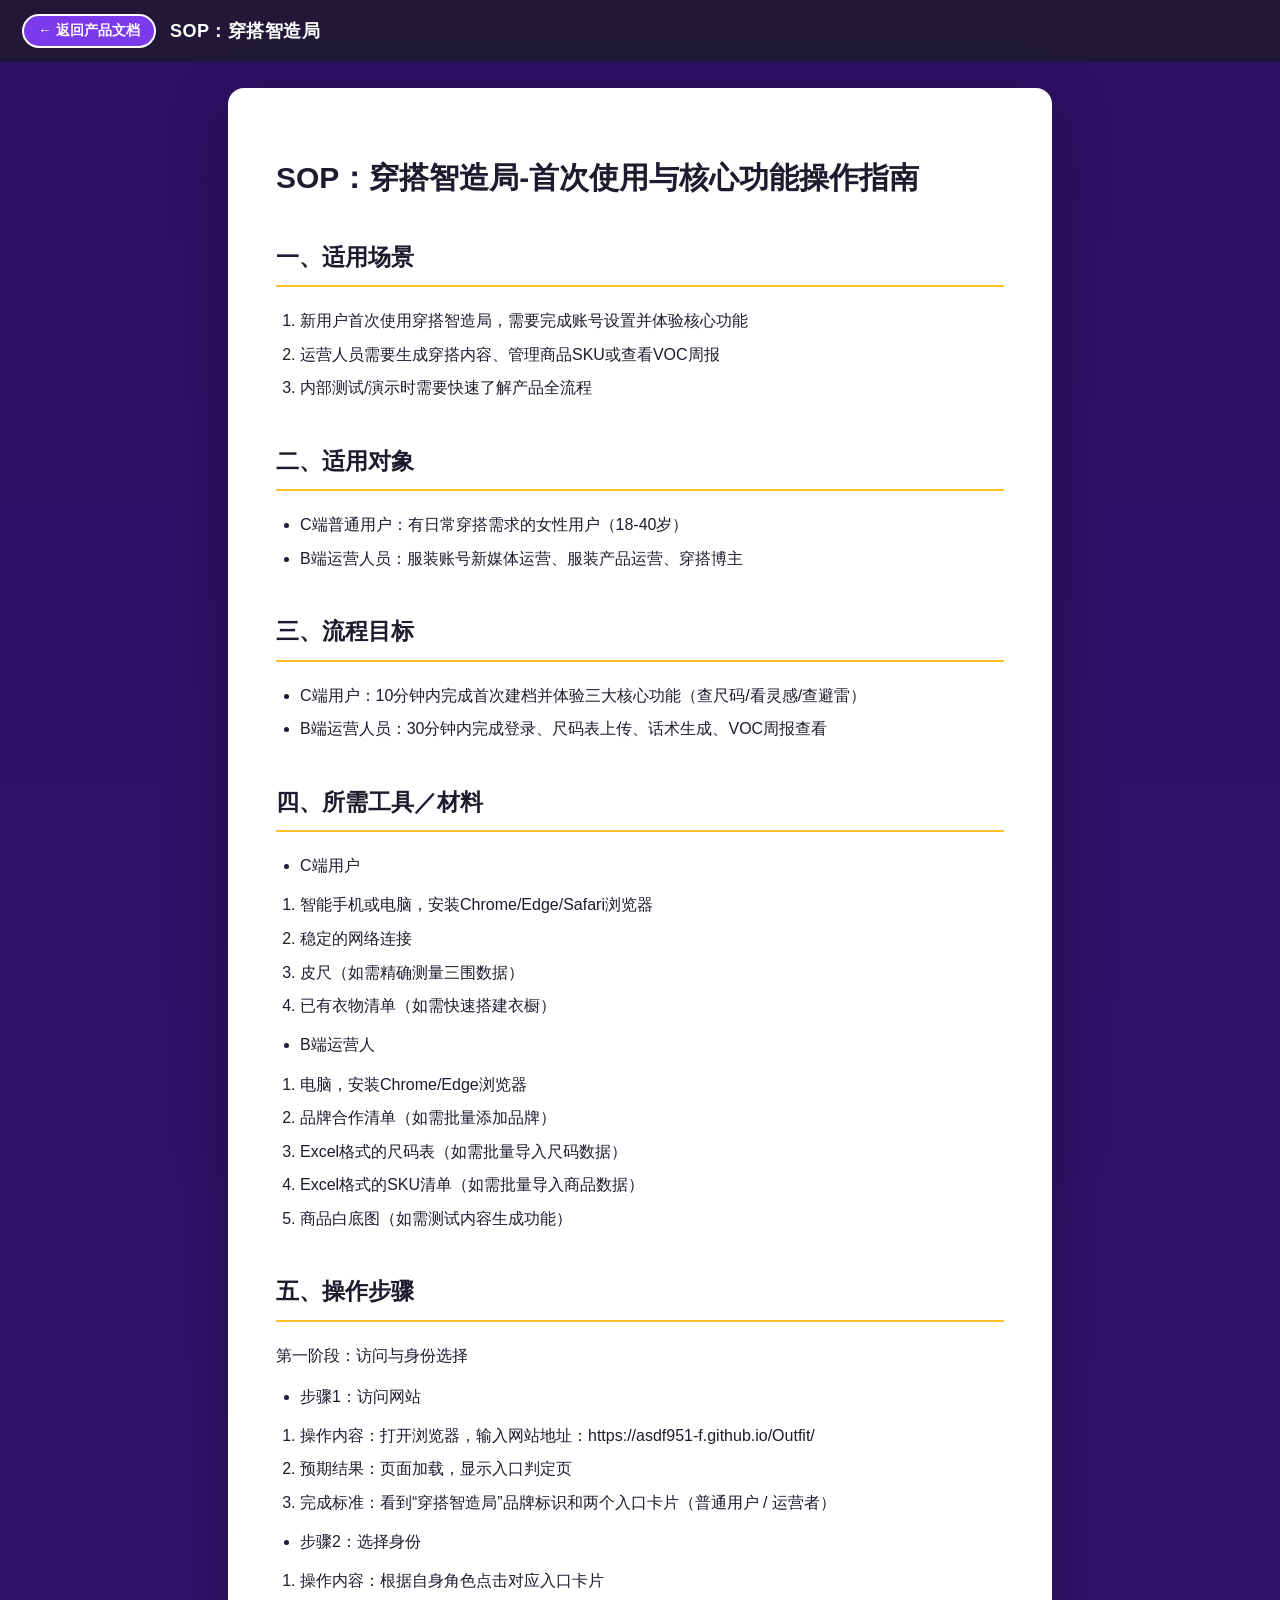
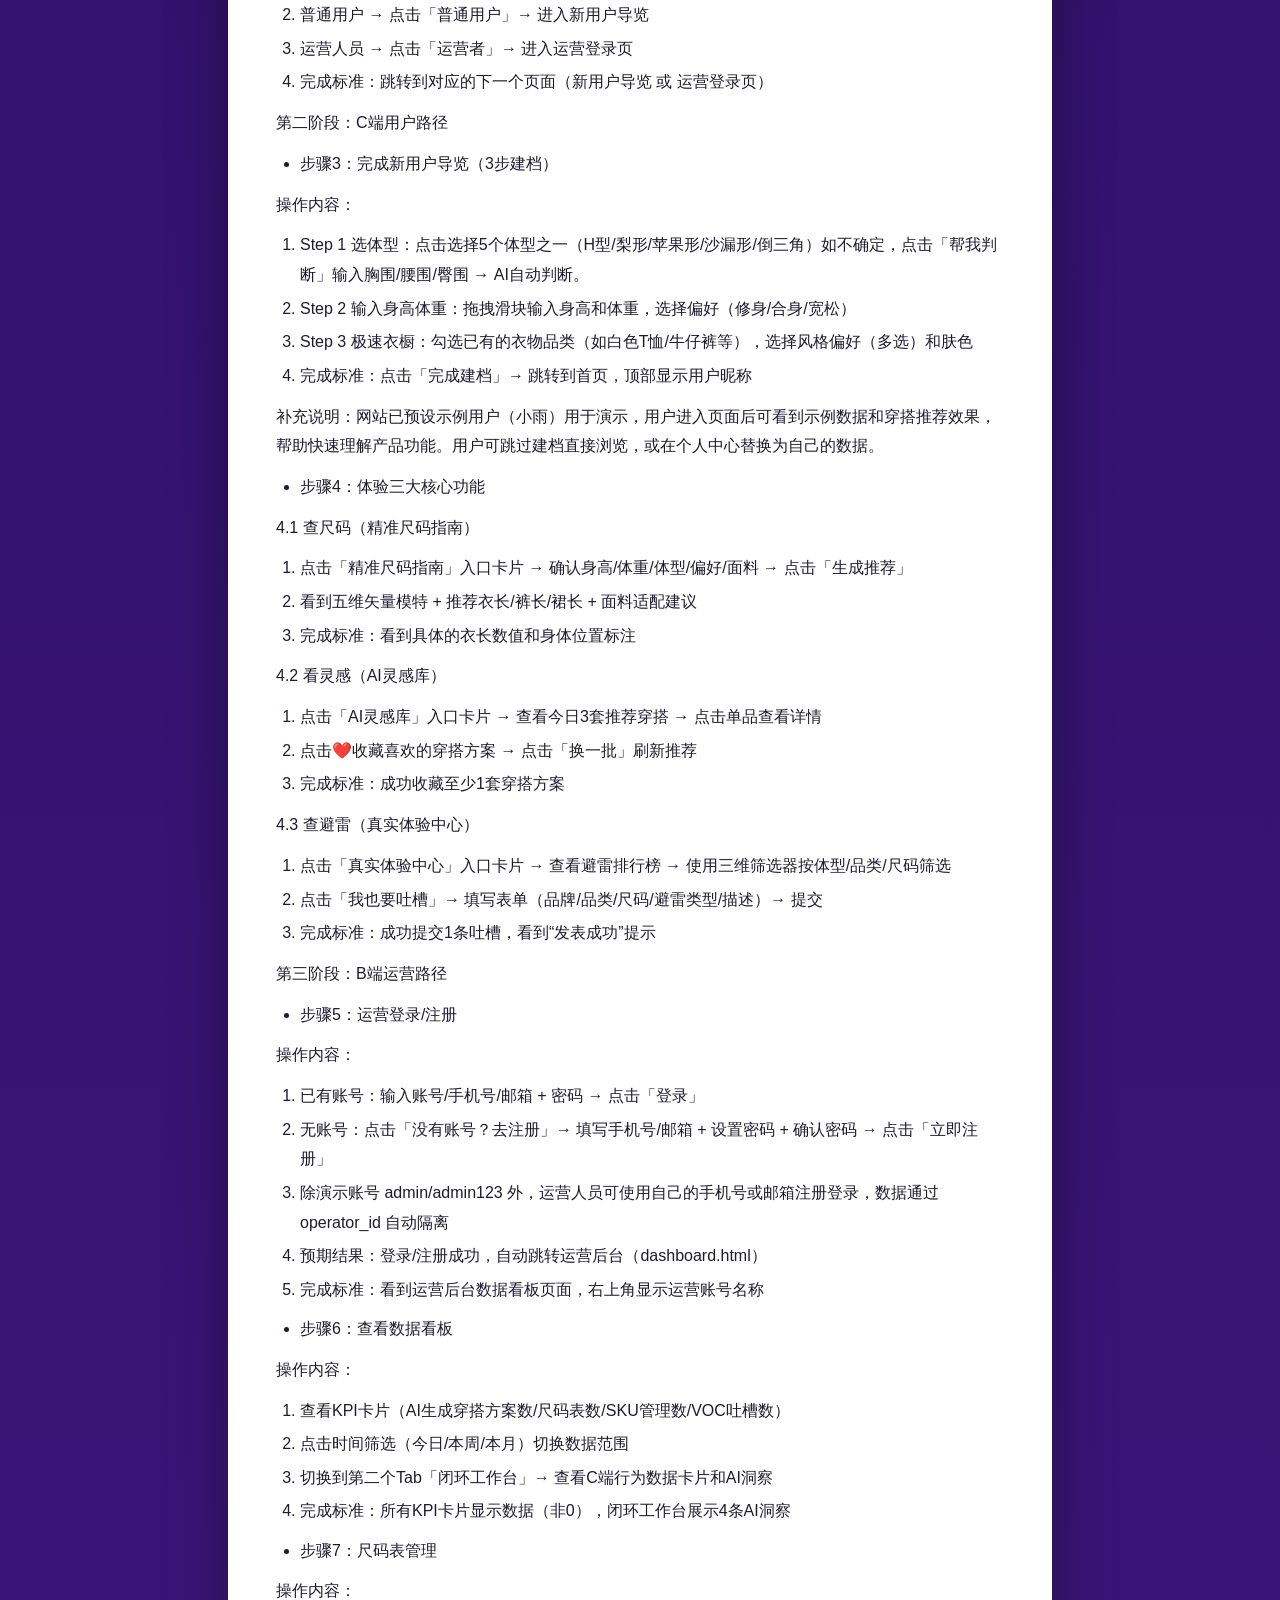
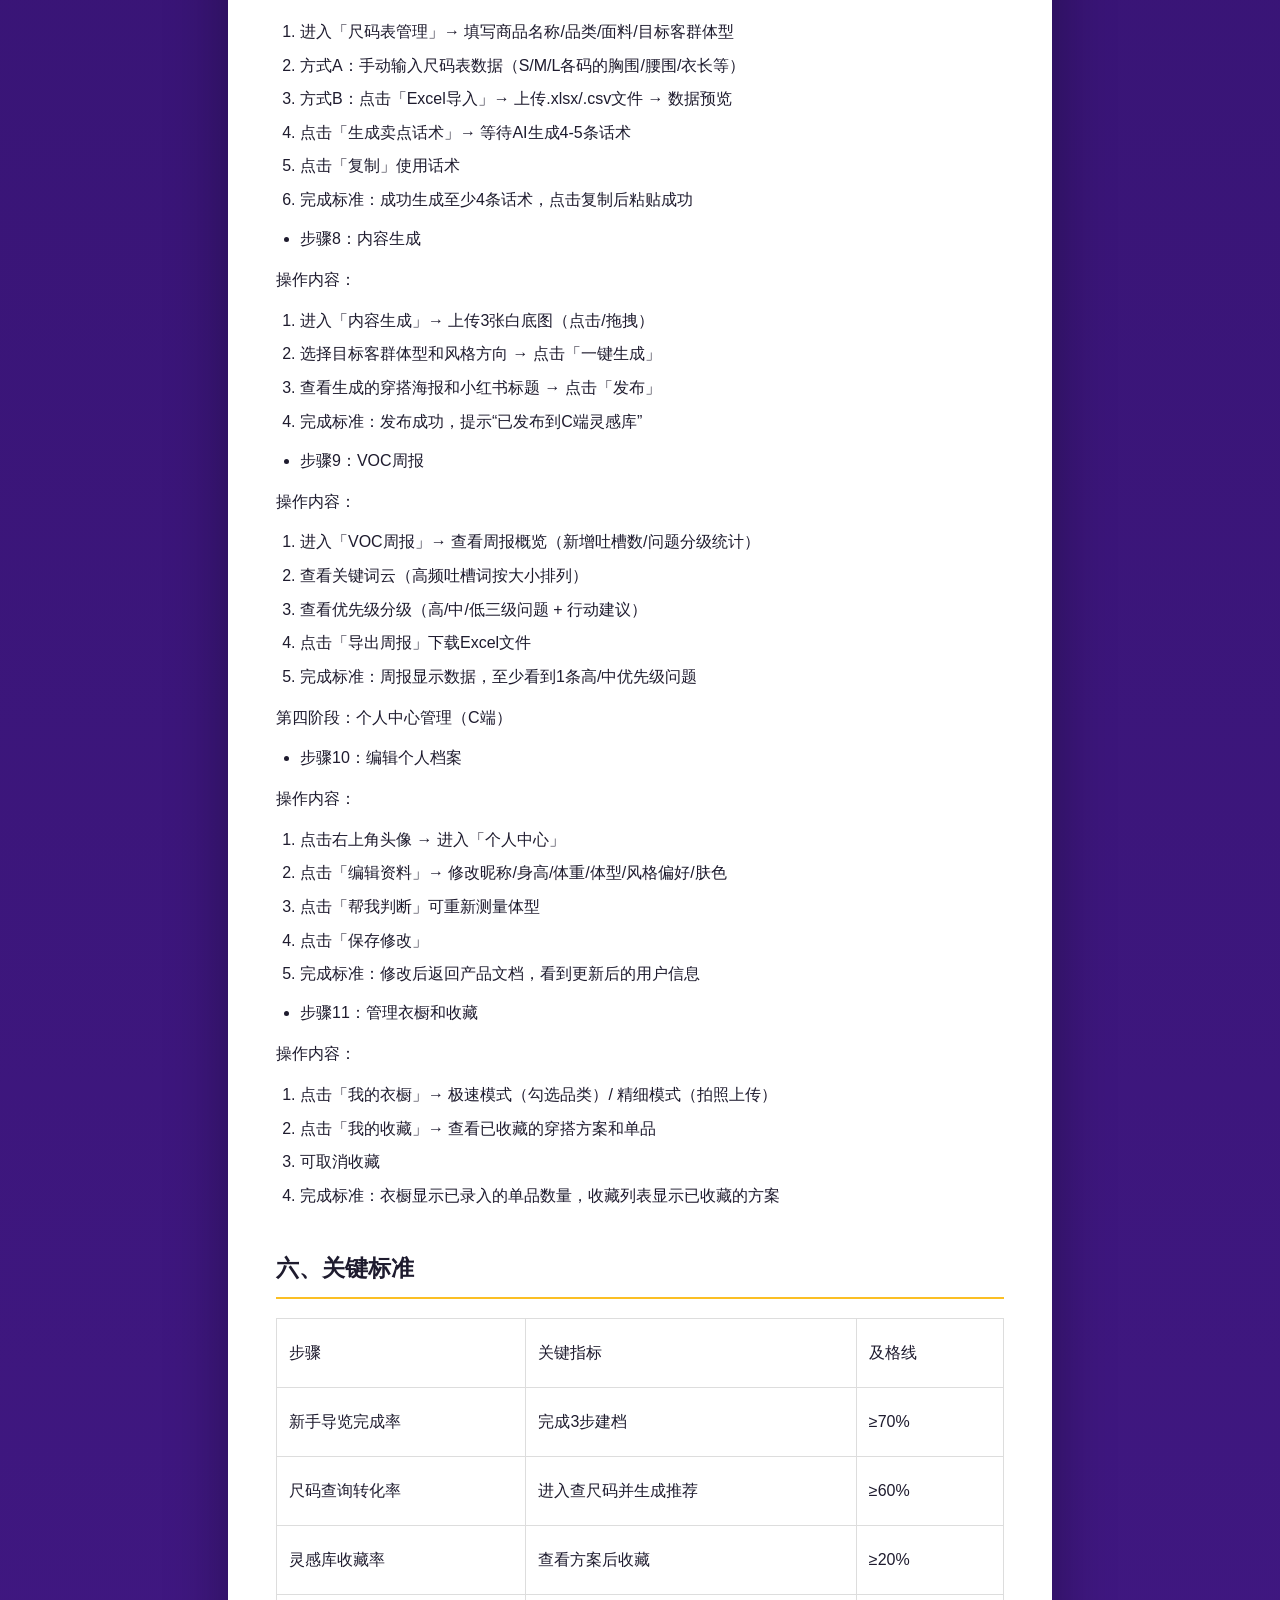
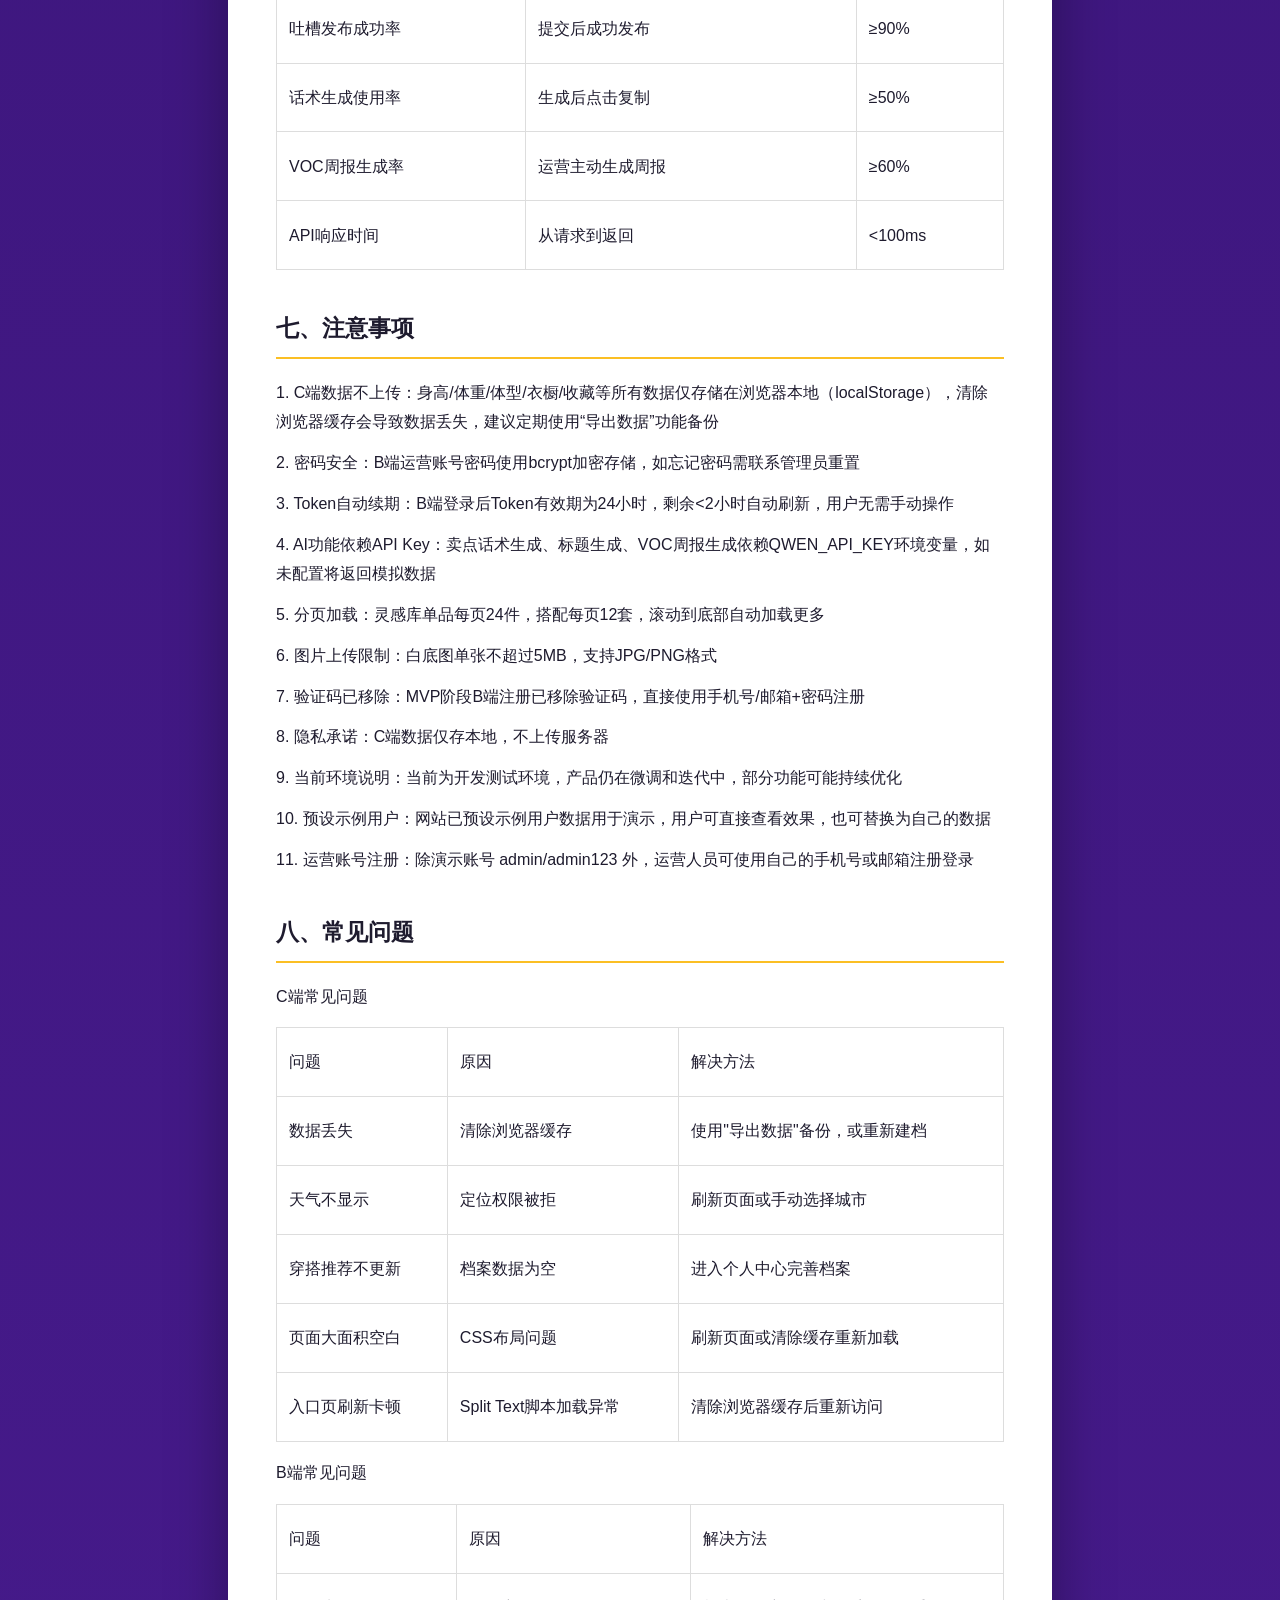
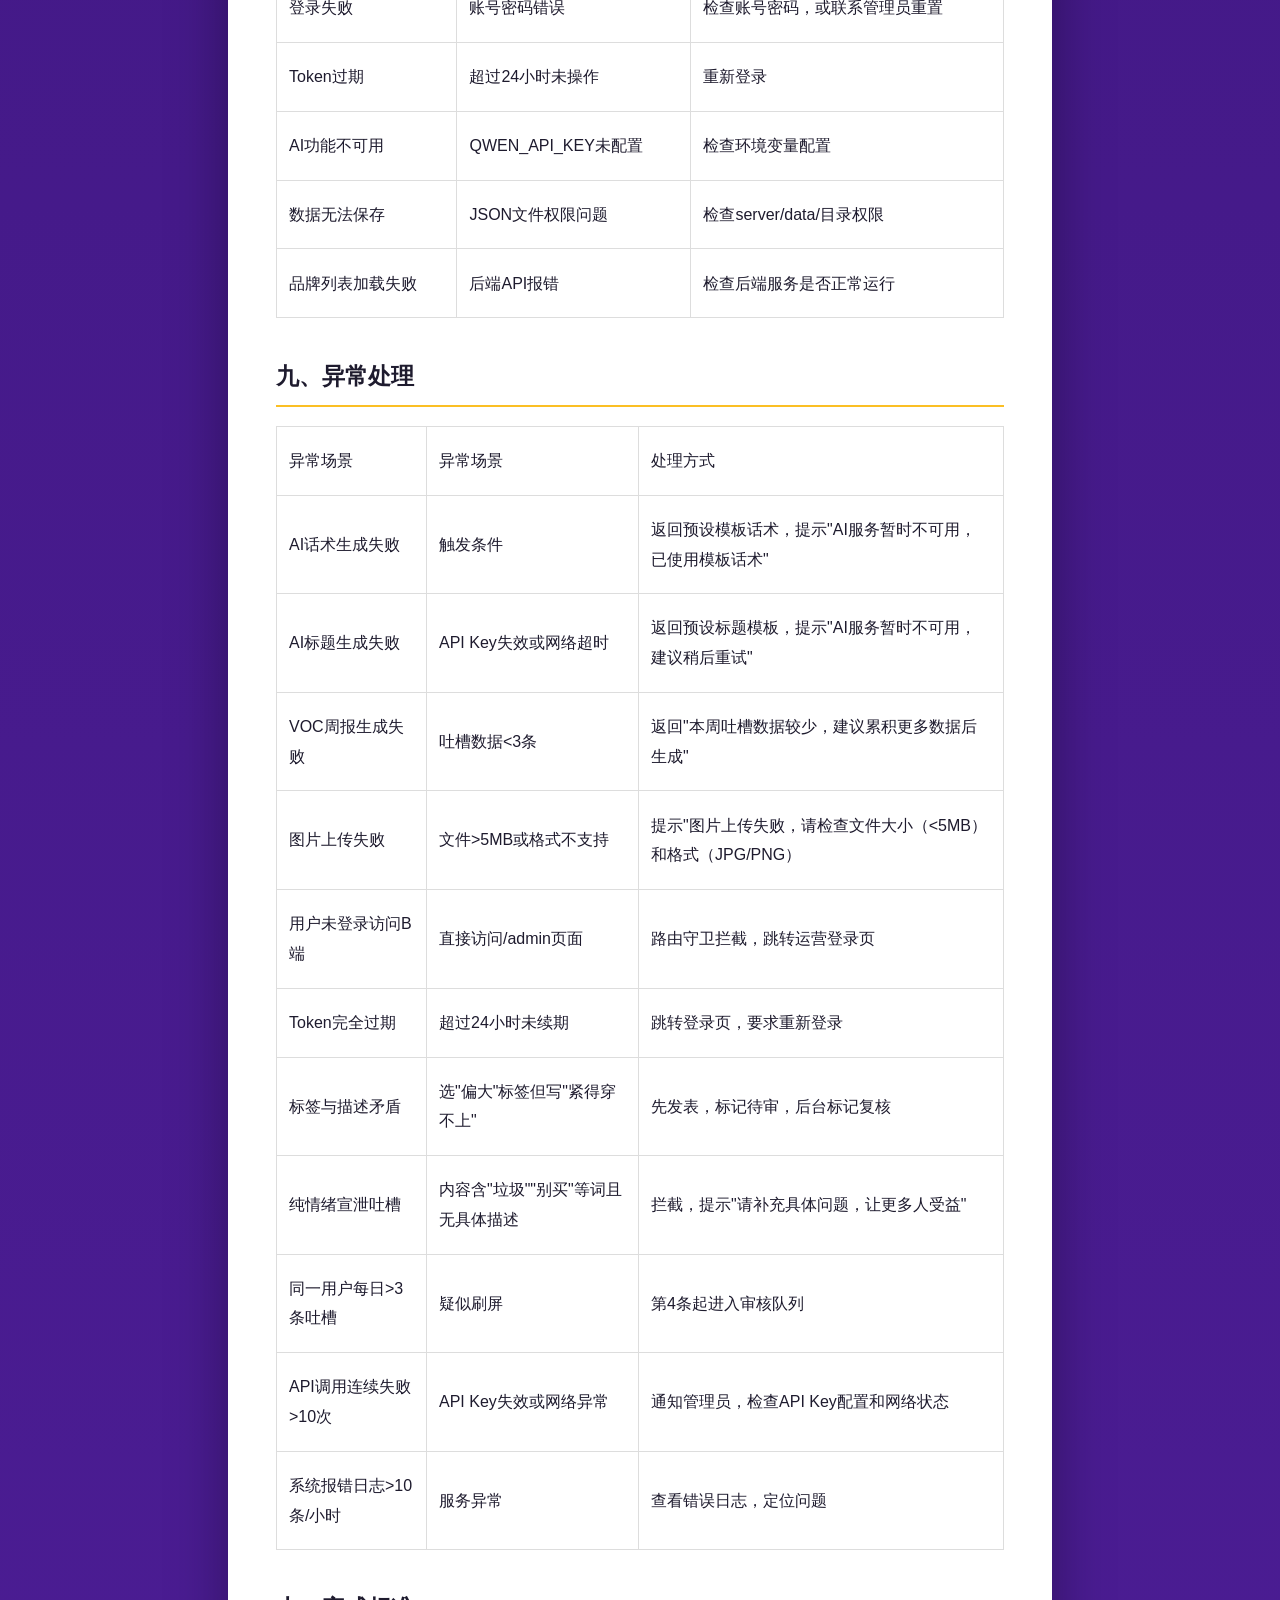
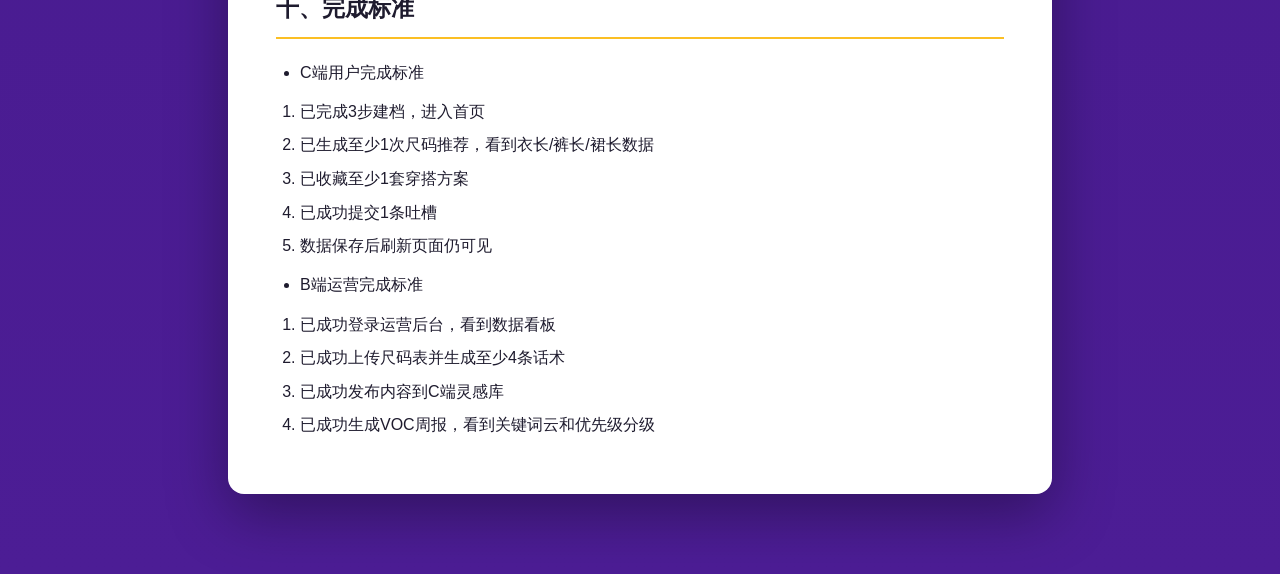
<file: doc06.html>
<!DOCTYPE html>
<html lang="zh-CN">
<head>
<meta charset="UTF-8">
<meta name="viewport" content="width=device-width, initial-scale=1.0">
<title>SOP：穿搭智造局</title>
<style>
  :root{
    --purple-deep:#2e1065; --purple-dark:#4c1d95; --purple:#7c3aed;
    --cream:#fdf6ec; --dark:#1e1b2e; --yellow:#FBBF24;
  }
  *{box-sizing:border-box}
  body{margin:0;font-family:-apple-system,BlinkMacSystemFont,"Segoe UI","PingFang SC","Hiragino Sans GB","Microsoft YaHei",sans-serif;
    background:linear-gradient(180deg,var(--purple-deep),var(--purple-dark));color:var(--dark);min-height:100vh}
  .topbar{position:sticky;top:0;z-index:20;display:flex;align-items:center;gap:14px;
    padding:14px 22px;background:rgba(30,27,46,.85);backdrop-filter:blur(8px);color:#fff}
  .back{display:inline-flex;align-items:center;gap:6px;text-decoration:none;color:#fff;
    background:var(--purple);border:2px solid #fff;border-radius:999px;padding:6px 14px;font-size:14px;font-weight:600;transition:.2s}
  .back:hover{background:var(--yellow);color:var(--dark);border-color:var(--yellow)}
  .topbar h1{font-size:18px;margin:0;font-weight:800;letter-spacing:.5px}
  .wrap{max-width:860px;margin:26px auto 80px;padding:0 18px}
  .paper{background:#fff;border-radius:16px;box-shadow:0 20px 60px rgba(0,0,0,.35);padding:44px 48px;line-height:1.85;font-size:16px}
  .paper h1{font-size:30px;line-height:1.4}
  .paper h2{font-size:23px;margin-top:1.6em;padding-bottom:.3em;border-bottom:2px solid var(--yellow)}
  .paper h3{font-size:19px;margin-top:1.4em}
  .paper h4{font-size:16.5px}
  .paper p{margin:.7em 0}
  .paper ul,.paper ol{margin:.6em 0;padding-left:1.5em}
  .paper li{margin:.25em 0}
  .paper img{max-width:100%;height:auto;border-radius:8px}
  .paper table{border-collapse:collapse;width:100%;margin:1em 0}
  .paper th,.paper td{border:1px solid #ddd;padding:8px 12px;text-align:left}
  .paper th{background:#f6f0ff}
  .paper blockquote{border-left:4px solid var(--purple);margin:1em 0;padding:.3em 1em;background:#faf7ff}
  .paper a{color:var(--purple)}
  @media(max-width:640px){.paper{padding:26px 20px}.topbar h1{font-size:15px}}
</style>
</head>
<body>
  <div class="topbar">
    <a class="back" href="index.html#docs">← 返回产品文档</a>
    <h1>SOP：穿搭智造局</h1>
  </div>
  <div class="wrap">
    <article class="paper">
<h1>SOP：穿搭智造局-首次使用与核心功能操作指南</h1><h2>一、适用场景</h2><ol><li>新用户首次使用穿搭智造局，需要完成账号设置并体验核心功能</li><li>运营人员需要生成穿搭内容、管理商品SKU或查看VOC周报</li><li>内部测试/演示时需要快速了解产品全流程</li></ol><h2>二、适用对象</h2><ul><li>C端普通用户：有日常穿搭需求的女性用户（18-40岁）</li><li>B端运营人员：服装账号新媒体运营、服装产品运营、穿搭博主</li></ul><h2>三、流程目标</h2><ul><li>C端用户：10分钟内完成首次建档并体验三大核心功能（查尺码/看灵感/查避雷）</li><li>B端运营人员：30分钟内完成登录、尺码表上传、话术生成、VOC周报查看</li></ul><h2>四、所需工具／材料</h2><ul><li>C端用户</li></ul><ol><li>智能手机或电脑，安装Chrome/Edge/Safari浏览器</li><li>稳定的网络连接</li><li>皮尺（如需精确测量三围数据）</li><li>已有衣物清单（如需快速搭建衣橱）</li></ol><ul><li>B端运营人</li></ul><ol><li>电脑，安装Chrome/Edge浏览器</li><li>品牌合作清单（如需批量添加品牌）</li><li>Excel格式的尺码表（如需批量导入尺码数据）</li><li>Excel格式的SKU清单（如需批量导入商品数据）</li><li>商品白底图（如需测试内容生成功能）</li></ol><h2>五、操作步骤</h2><p>第一阶段：访问与身份选择</p><ul><li>步骤1：访问网站</li></ul><ol><li>操作内容：打开浏览器，输入网站地址：https://asdf951-f.github.io/Outfit/</li><li>预期结果：页面加载，显示入口判定页</li><li>完成标准：看到“穿搭智造局”品牌标识和两个入口卡片（普通用户 / 运营者）</li></ol><ul><li>步骤2：选择身份</li></ul><ol><li>操作内容：根据自身角色点击对应入口卡片</li><li>普通用户 → 点击「普通用户」→ 进入新用户导览</li><li>运营人员 → 点击「运营者」→ 进入运营登录页</li><li>完成标准：跳转到对应的下一个页面（新用户导览 或 运营登录页）</li></ol><p>第二阶段：C端用户路径</p><ul><li>步骤3：完成新用户导览（3步建档）</li></ul><p>操作内容：</p><ol><li>Step 1 选体型：点击选择5个体型之一（H型/梨形/苹果形/沙漏形/倒三角）如不确定，点击「帮我判断」输入胸围/腰围/臀围 → AI自动判断。</li><li>Step 2 输入身高体重：拖拽滑块输入身高和体重，选择偏好（修身/合身/宽松）</li><li> Step 3 极速衣橱：勾选已有的衣物品类（如白色T恤/牛仔裤等），选择风格偏好（多选）和肤色</li><li>完成标准：点击「完成建档」→ 跳转到首页，顶部显示用户昵称</li></ol><p>补充说明：网站已预设示例用户（小雨）用于演示，用户进入页面后可看到示例数据和穿搭推荐效果，帮助快速理解产品功能。用户可跳过建档直接浏览，或在个人中心替换为自己的数据。</p><ul><li>步骤4：体验三大核心功能</li></ul><p>4.1 查尺码（精准尺码指南）</p><ol><li>点击「精准尺码指南」入口卡片 → 确认身高/体重/体型/偏好/面料 → 点击「生成推荐」</li><li>看到五维矢量模特 + 推荐衣长/裤长/裙长 + 面料适配建议</li><li>完成标准：看到具体的衣长数值和身体位置标注</li></ol><p>4.2 看灵感（AI灵感库）</p><ol><li> 点击「AI灵感库」入口卡片 → 查看今日3套推荐穿搭 → 点击单品查看详情</li><li>点击❤️收藏喜欢的穿搭方案 → 点击「换一批」刷新推荐</li><li>完成标准：成功收藏至少1套穿搭方案</li></ol><p>4.3 查避雷（真实体验中心）</p><ol><li>点击「真实体验中心」入口卡片 → 查看避雷排行榜 → 使用三维筛选器按体型/品类/尺码筛选</li><li> 点击「我也要吐槽」→ 填写表单（品牌/品类/尺码/避雷类型/描述）→ 提交</li><li>完成标准：成功提交1条吐槽，看到“发表成功”提示</li></ol><p>第三阶段：B端运营路径</p><ul><li>步骤5：运营登录/注册</li></ul><p>操作内容：</p><ol><li>已有账号：输入账号/手机号/邮箱 + 密码 → 点击「登录」</li><li>无账号：点击「没有账号？去注册」→ 填写手机号/邮箱 + 设置密码 + 确认密码 → 点击「立即注册」</li><li>除演示账号 admin/admin123 外，运营人员可使用自己的手机号或邮箱注册登录，数据通过 operator_id 自动隔离</li><li>预期结果：登录/注册成功，自动跳转运营后台（dashboard.html）</li><li>完成标准：看到运营后台数据看板页面，右上角显示运营账号名称</li></ol><ul><li>步骤6：查看数据看板</li></ul><p>操作内容：</p><ol><li>查看KPI卡片（AI生成穿搭方案数/尺码表数/SKU管理数/VOC吐槽数）</li><li>点击时间筛选（今日/本周/本月）切换数据范围</li><li>切换到第二个Tab「闭环工作台」→ 查看C端行为数据卡片和AI洞察</li><li>完成标准：所有KPI卡片显示数据（非0），闭环工作台展示4条AI洞察</li></ol><ul><li>步骤7：尺码表管理</li></ul><p>操作内容：</p><ol><li>进入「尺码表管理」→ 填写商品名称/品类/面料/目标客群体型</li><li>方式A：手动输入尺码表数据（S/M/L各码的胸围/腰围/衣长等）</li><li>方式B：点击「Excel导入」→ 上传.xlsx/.csv文件 → 数据预览</li><li>点击「生成卖点话术」→ 等待AI生成4-5条话术</li><li>点击「复制」使用话术</li><li>完成标准：成功生成至少4条话术，点击复制后粘贴成功</li></ol><ul><li>步骤8：内容生成</li></ul><p>操作内容：</p><ol><li>进入「内容生成」→ 上传3张白底图（点击/拖拽）</li><li>选择目标客群体型和风格方向 → 点击「一键生成」</li><li>查看生成的穿搭海报和小红书标题 → 点击「发布」</li><li>完成标准：发布成功，提示“已发布到C端灵感库”</li></ol><ul><li>步骤9：VOC周报</li></ul><p>操作内容：</p><ol><li>进入「VOC周报」→ 查看周报概览（新增吐槽数/问题分级统计）</li><li>查看关键词云（高频吐槽词按大小排列）</li><li>查看优先级分级（高/中/低三级问题 + 行动建议）</li><li>点击「导出周报」下载Excel文件</li><li>完成标准：周报显示数据，至少看到1条高/中优先级问题</li></ol><p>第四阶段：个人中心管理（C端）</p><ul><li>步骤10：编辑个人档案</li></ul><p>操作内容：</p><ol><li>点击右上角头像 → 进入「个人中心」</li><li>点击「编辑资料」→ 修改昵称/身高/体重/体型/风格偏好/肤色</li><li>点击「帮我判断」可重新测量体型</li><li>点击「保存修改」</li><li>完成标准：修改后返回产品文档，看到更新后的用户信息</li></ol><ul><li>步骤11：管理衣橱和收藏</li></ul><p>操作内容：</p><ol><li>点击「我的衣橱」→ 极速模式（勾选品类）/ 精细模式（拍照上传）</li><li>点击「我的收藏」→ 查看已收藏的穿搭方案和单品</li><li>可取消收藏</li><li>完成标准：衣橱显示已录入的单品数量，收藏列表显示已收藏的方案</li></ol><h2>六、关键标准</h2><table><tr><td><p>步骤</p></td><td><p>关键指标</p></td><td><p>及格线</p></td></tr><tr><td><p>新手导览完成率</p></td><td><p>完成3步建档</p></td><td><p>≥70%</p></td></tr><tr><td><p>尺码查询转化率</p></td><td><p>进入查尺码并生成推荐</p></td><td><p>≥60%</p></td></tr><tr><td><p>灵感库收藏率</p></td><td><p>查看方案后收藏</p></td><td><p>≥20%</p></td></tr><tr><td><p>吐槽发布成功率</p></td><td><p>提交后成功发布</p></td><td><p>≥90%</p></td></tr><tr><td><p>话术生成使用率</p></td><td><p>生成后点击复制</p></td><td><p>≥50%</p></td></tr><tr><td><p>VOC周报生成率</p></td><td><p>运营主动生成周报</p></td><td><p>≥60%</p></td></tr><tr><td><p>API响应时间</p></td><td><p>从请求到返回</p></td><td><p>&lt;100ms</p></td></tr></table><h2>七、注意事项</h2><p>1. C端数据不上传：身高/体重/体型/衣橱/收藏等所有数据仅存储在浏览器本地（localStorage），清除浏览器缓存会导致数据丢失，建议定期使用“导出数据”功能备份</p><p>2. 密码安全：B端运营账号密码使用bcrypt加密存储，如忘记密码需联系管理员重置</p><p>3. Token自动续期：B端登录后Token有效期为24小时，剩余&lt;2小时自动刷新，用户无需手动操作</p><p>4. AI功能依赖API Key：卖点话术生成、标题生成、VOC周报生成依赖QWEN_API_KEY环境变量，如未配置将返回模拟数据</p><p>5. 分页加载：灵感库单品每页24件，搭配每页12套，滚动到底部自动加载更多</p><p>6. 图片上传限制：白底图单张不超过5MB，支持JPG/PNG格式</p><p>7. 验证码已移除：MVP阶段B端注册已移除验证码，直接使用手机号/邮箱+密码注册</p><p>8. 隐私承诺：C端数据仅存本地，不上传服务器</p><p>9. 当前环境说明：当前为开发测试环境，产品仍在微调和迭代中，部分功能可能持续优化</p><p>10. 预设示例用户：网站已预设示例用户数据用于演示，用户可直接查看效果，也可替换为自己的数据</p><p>11. 运营账号注册：除演示账号 admin/admin123 外，运营人员可使用自己的手机号或邮箱注册登录</p><h2>八、常见问题</h2><p>C端常见问题</p><table><tr><td><p>问题</p></td><td><p>原因</p></td><td><p>解决方法</p></td></tr><tr><td><p>数据丢失</p></td><td><p>清除浏览器缓存</p></td><td><p>使用"导出数据"备份，或重新建档</p></td></tr><tr><td><p>天气不显示</p></td><td><p>定位权限被拒</p></td><td><p>刷新页面或手动选择城市</p></td></tr><tr><td><p>穿搭推荐不更新</p></td><td><p>档案数据为空</p></td><td><p>进入个人中心完善档案</p></td></tr><tr><td><p>页面大面积空白</p></td><td><p>CSS布局问题</p></td><td><p>刷新页面或清除缓存重新加载</p></td></tr><tr><td><p>入口页刷新卡顿</p></td><td><p>Split Text脚本加载异常</p></td><td><p>清除浏览器缓存后重新访问</p></td></tr></table><p>B端常见问题</p><table><tr><td><p>问题</p></td><td><p>原因</p></td><td><p>解决方法</p></td></tr><tr><td><p>登录失败</p></td><td><p>账号密码错误</p></td><td><p>检查账号密码，或联系管理员重置</p></td></tr><tr><td><p>Token过期</p></td><td><p>超过24小时未操作</p></td><td><p>重新登录</p></td></tr><tr><td><p>AI功能不可用</p></td><td><p>QWEN_API_KEY未配置</p></td><td><p>检查环境变量配置</p></td></tr><tr><td><p>数据无法保存</p></td><td><p>JSON文件权限问题</p></td><td><p>检查server/data/目录权限</p></td></tr><tr><td><p>品牌列表加载失败</p></td><td><p>后端API报错</p></td><td><p>检查后端服务是否正常运行</p></td></tr></table><h2>九、异常处理</h2><table><tr><td><p>异常场景</p></td><td><p>异常场景</p></td><td><p>处理方式</p></td></tr><tr><td><p>AI话术生成失败</p></td><td><p>触发条件</p></td><td><p>返回预设模板话术，提示"AI服务暂时不可用，已使用模板话术"</p></td></tr><tr><td><p>AI标题生成失败</p></td><td><p>API Key失效或网络超时</p></td><td><p>返回预设标题模板，提示"AI服务暂时不可用，建议稍后重试"</p></td></tr><tr><td><p>VOC周报生成失败</p></td><td><p>吐槽数据&lt;3条</p></td><td><p>返回"本周吐槽数据较少，建议累积更多数据后生成"</p></td></tr><tr><td><p>图片上传失败</p></td><td><p>文件&gt;5MB或格式不支持</p></td><td><p>提示"图片上传失败，请检查文件大小（&lt;5MB）和格式（JPG/PNG）</p></td></tr><tr><td><p>用户未登录访问B端</p></td><td><p>直接访问/admin页面</p></td><td><p>路由守卫拦截，跳转运营登录页</p></td></tr><tr><td><p>Token完全过期</p></td><td><p>超过24小时未续期</p></td><td><p>跳转登录页，要求重新登录</p></td></tr><tr><td><p>标签与描述矛盾</p></td><td><p>选"偏大"标签但写"紧得穿不上"</p></td><td><p>先发表，标记待审，后台标记复核</p></td></tr><tr><td><p>纯情绪宣泄吐槽</p></td><td><p>内容含"垃圾""别买"等词且无具体描述</p></td><td><p>拦截，提示"请补充具体问题，让更多人受益"</p></td></tr><tr><td><p>同一用户每日&gt;3条吐槽</p></td><td><p>疑似刷屏</p></td><td><p>第4条起进入审核队列</p></td></tr><tr><td><p>API调用连续失败&gt;10次</p></td><td><p>API Key失效或网络异常</p></td><td><p>通知管理员，检查API Key配置和网络状态</p></td></tr><tr><td><p>系统报错日志&gt;10条/小时</p></td><td><p>服务异常</p></td><td><p>查看错误日志，定位问题</p></td></tr></table><h2>十、完成标准</h2><ul><li>C端用户完成标准</li></ul><ol><li>已完成3步建档，进入首页</li><li>已生成至少1次尺码推荐，看到衣长/裤长/裙长数据</li><li>已收藏至少1套穿搭方案</li><li>已成功提交1条吐槽</li><li>数据保存后刷新页面仍可见</li></ol><ul><li>B端运营完成标准</li></ul><ol><li>已成功登录运营后台，看到数据看板</li><li>已成功上传尺码表并生成至少4条话术</li><li>已成功发布内容到C端灵感库</li><li>已成功生成VOC周报，看到关键词云和优先级分级</li></ol>
    </article>
  </div>
</body>
</html>
</file>
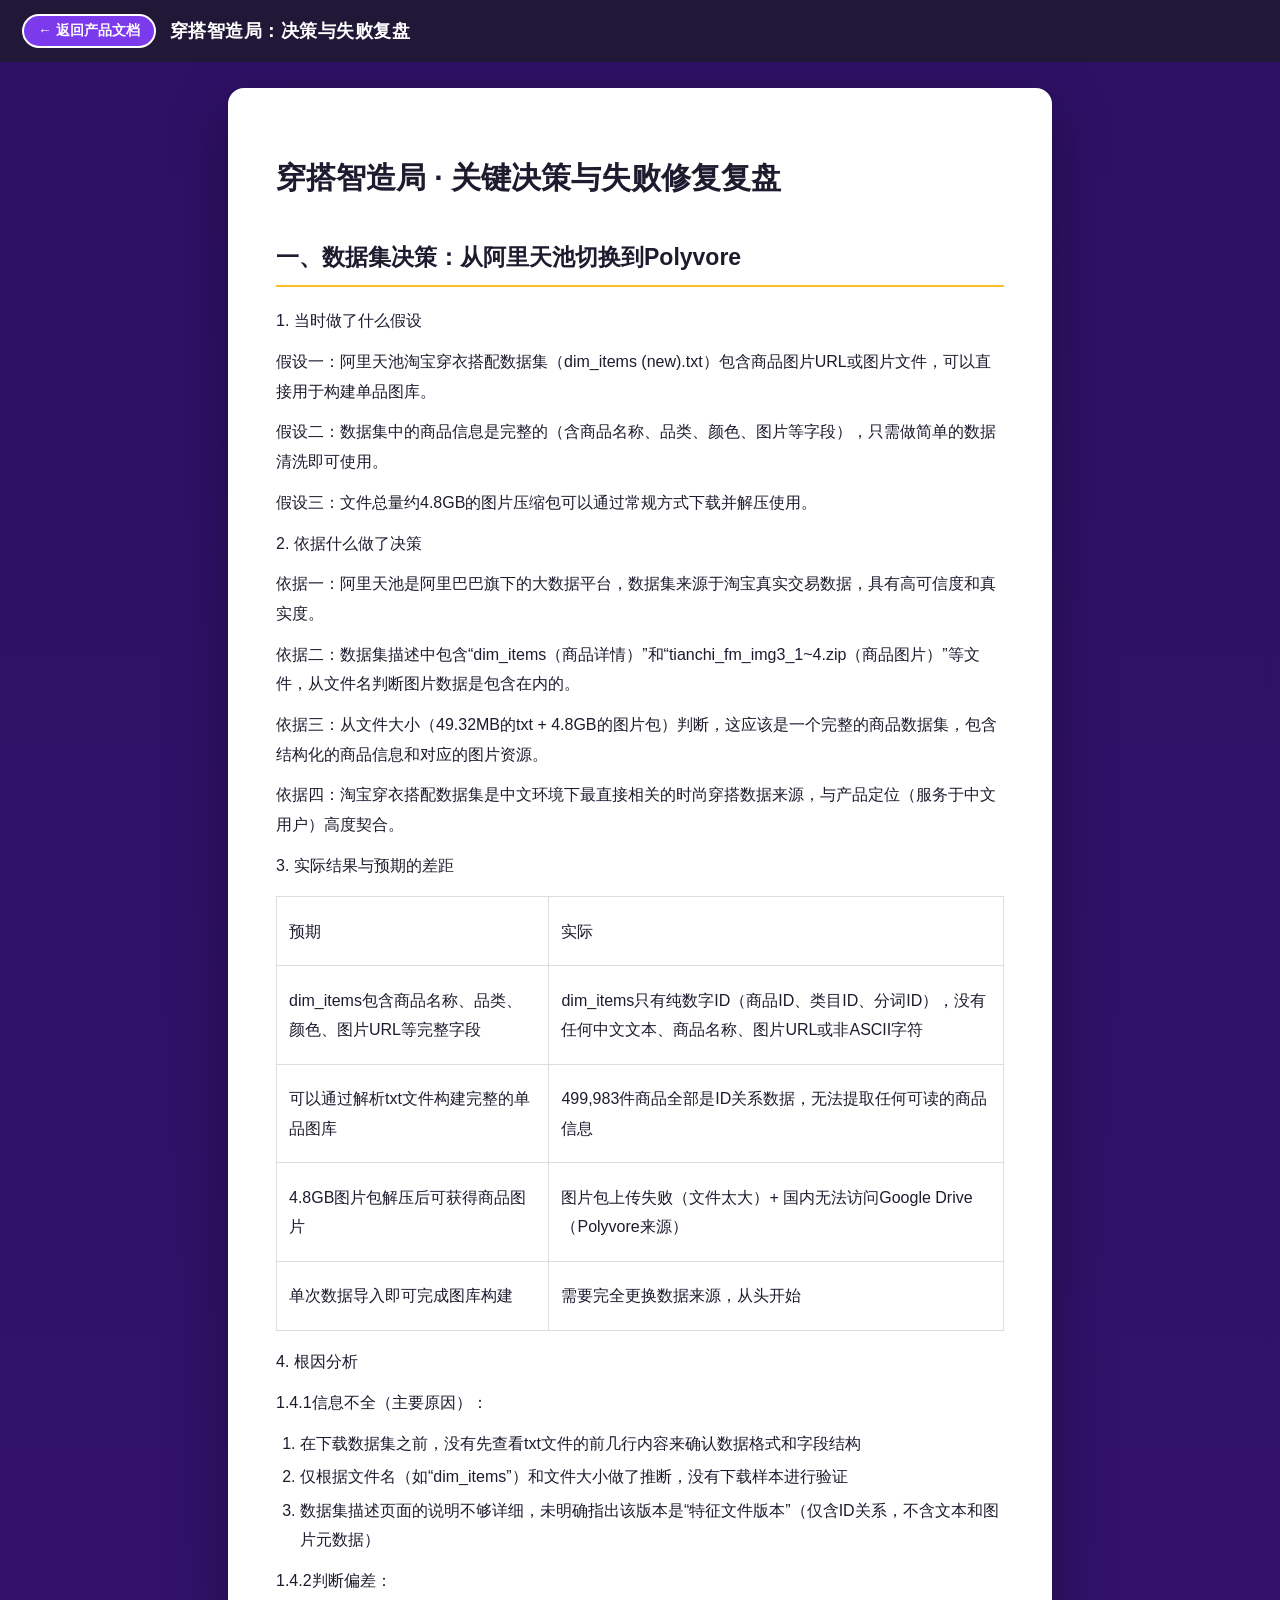
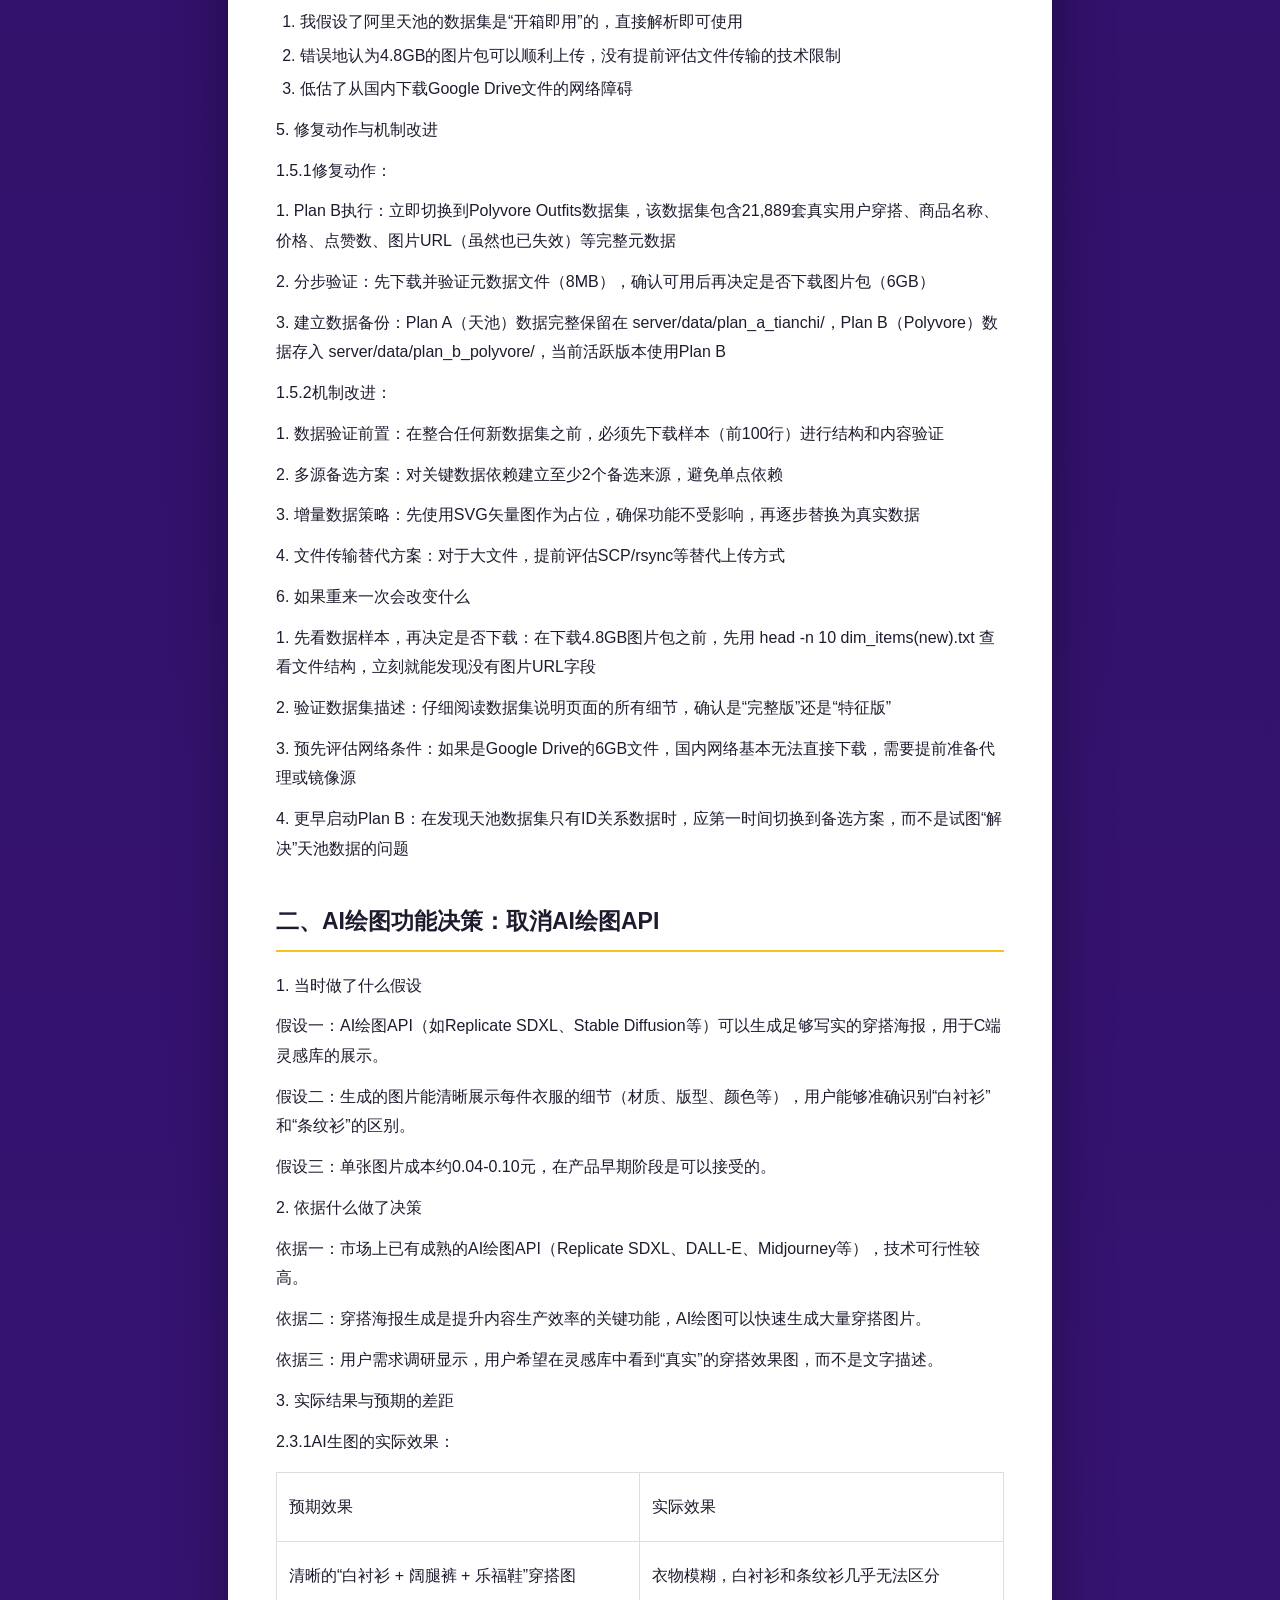
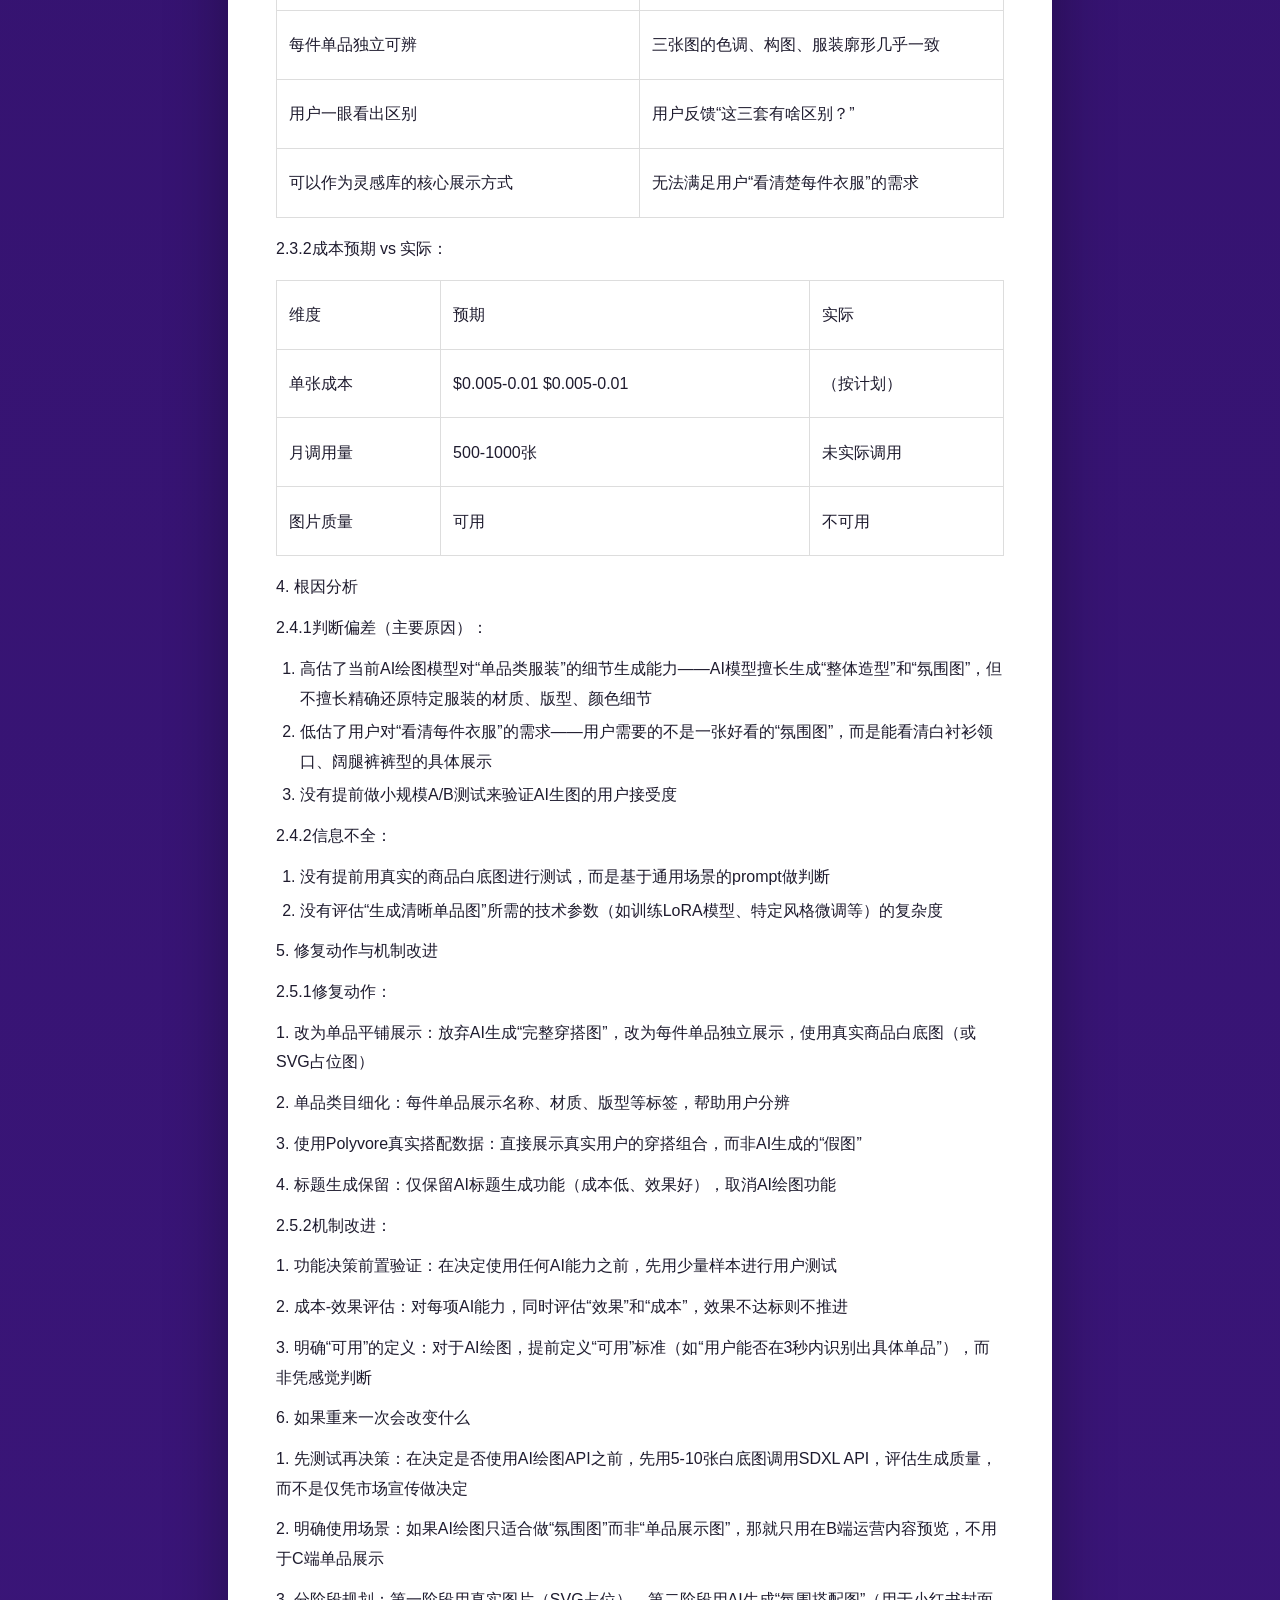
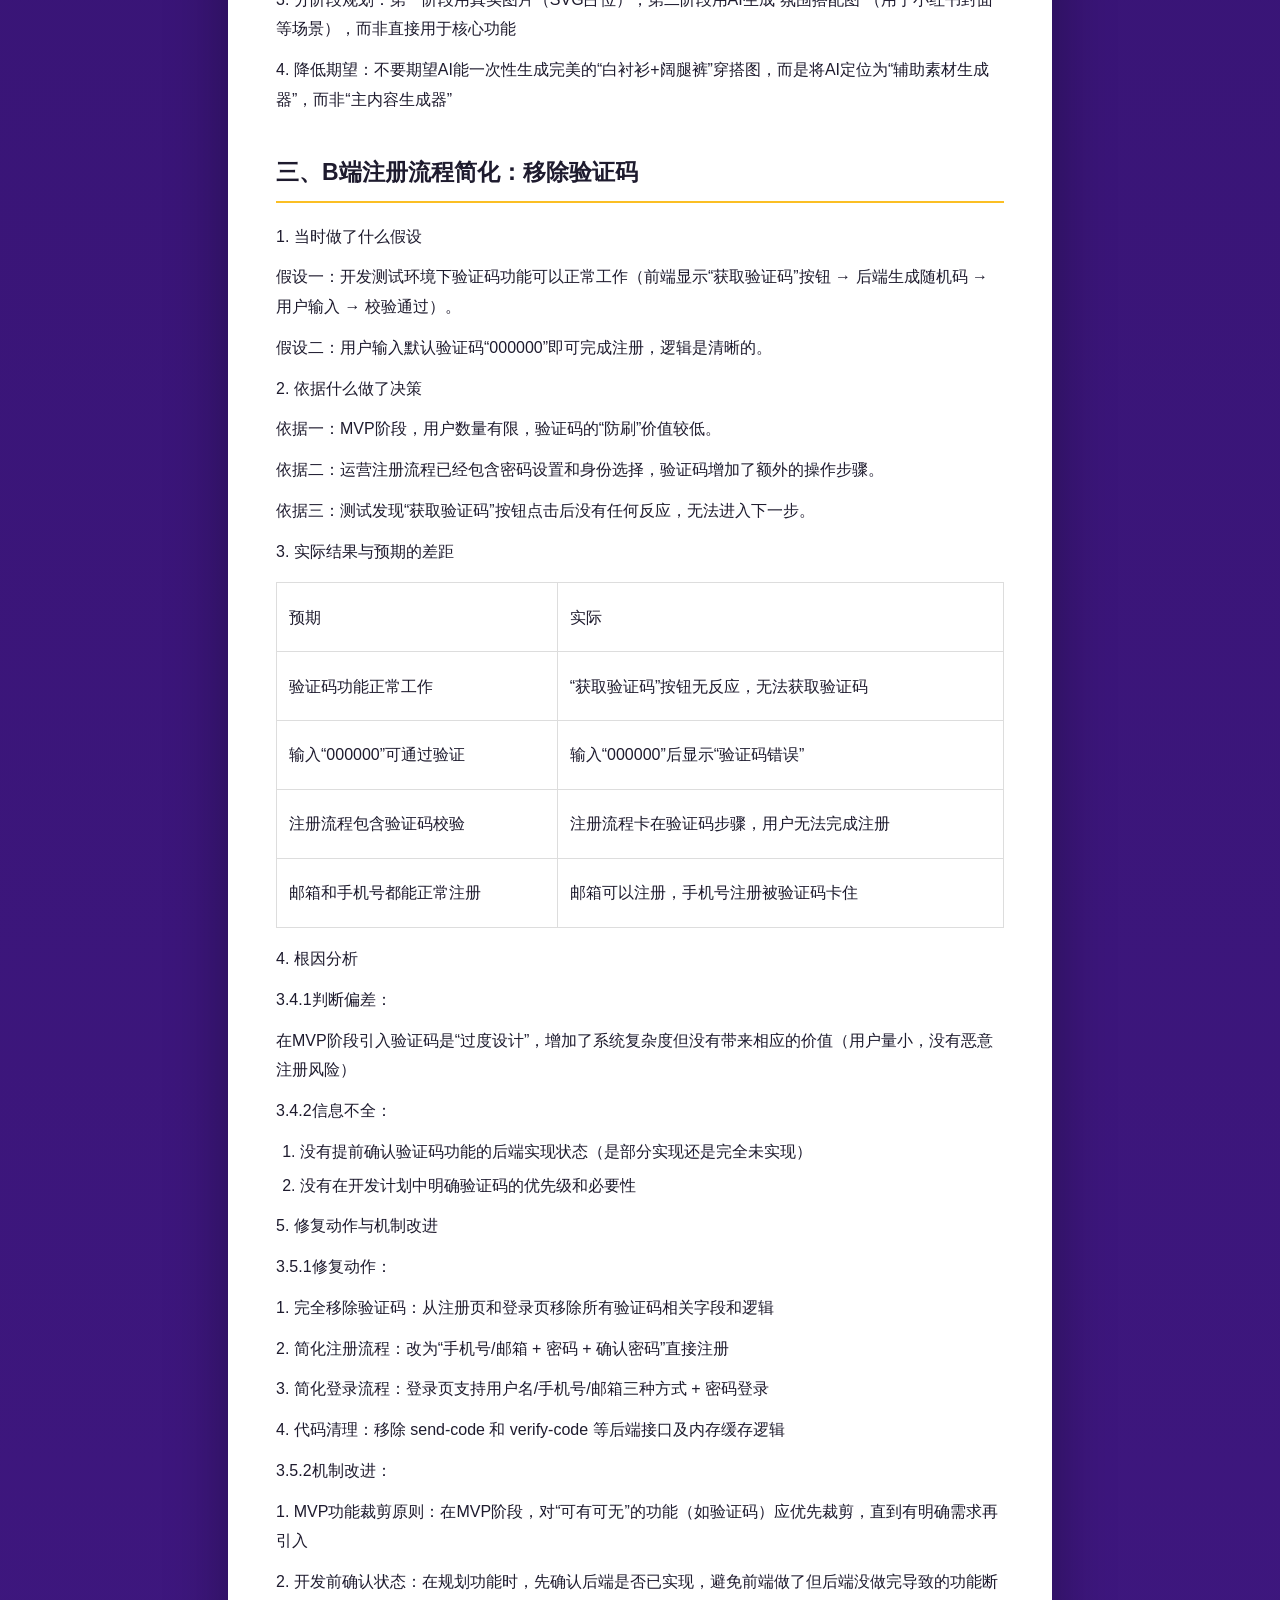
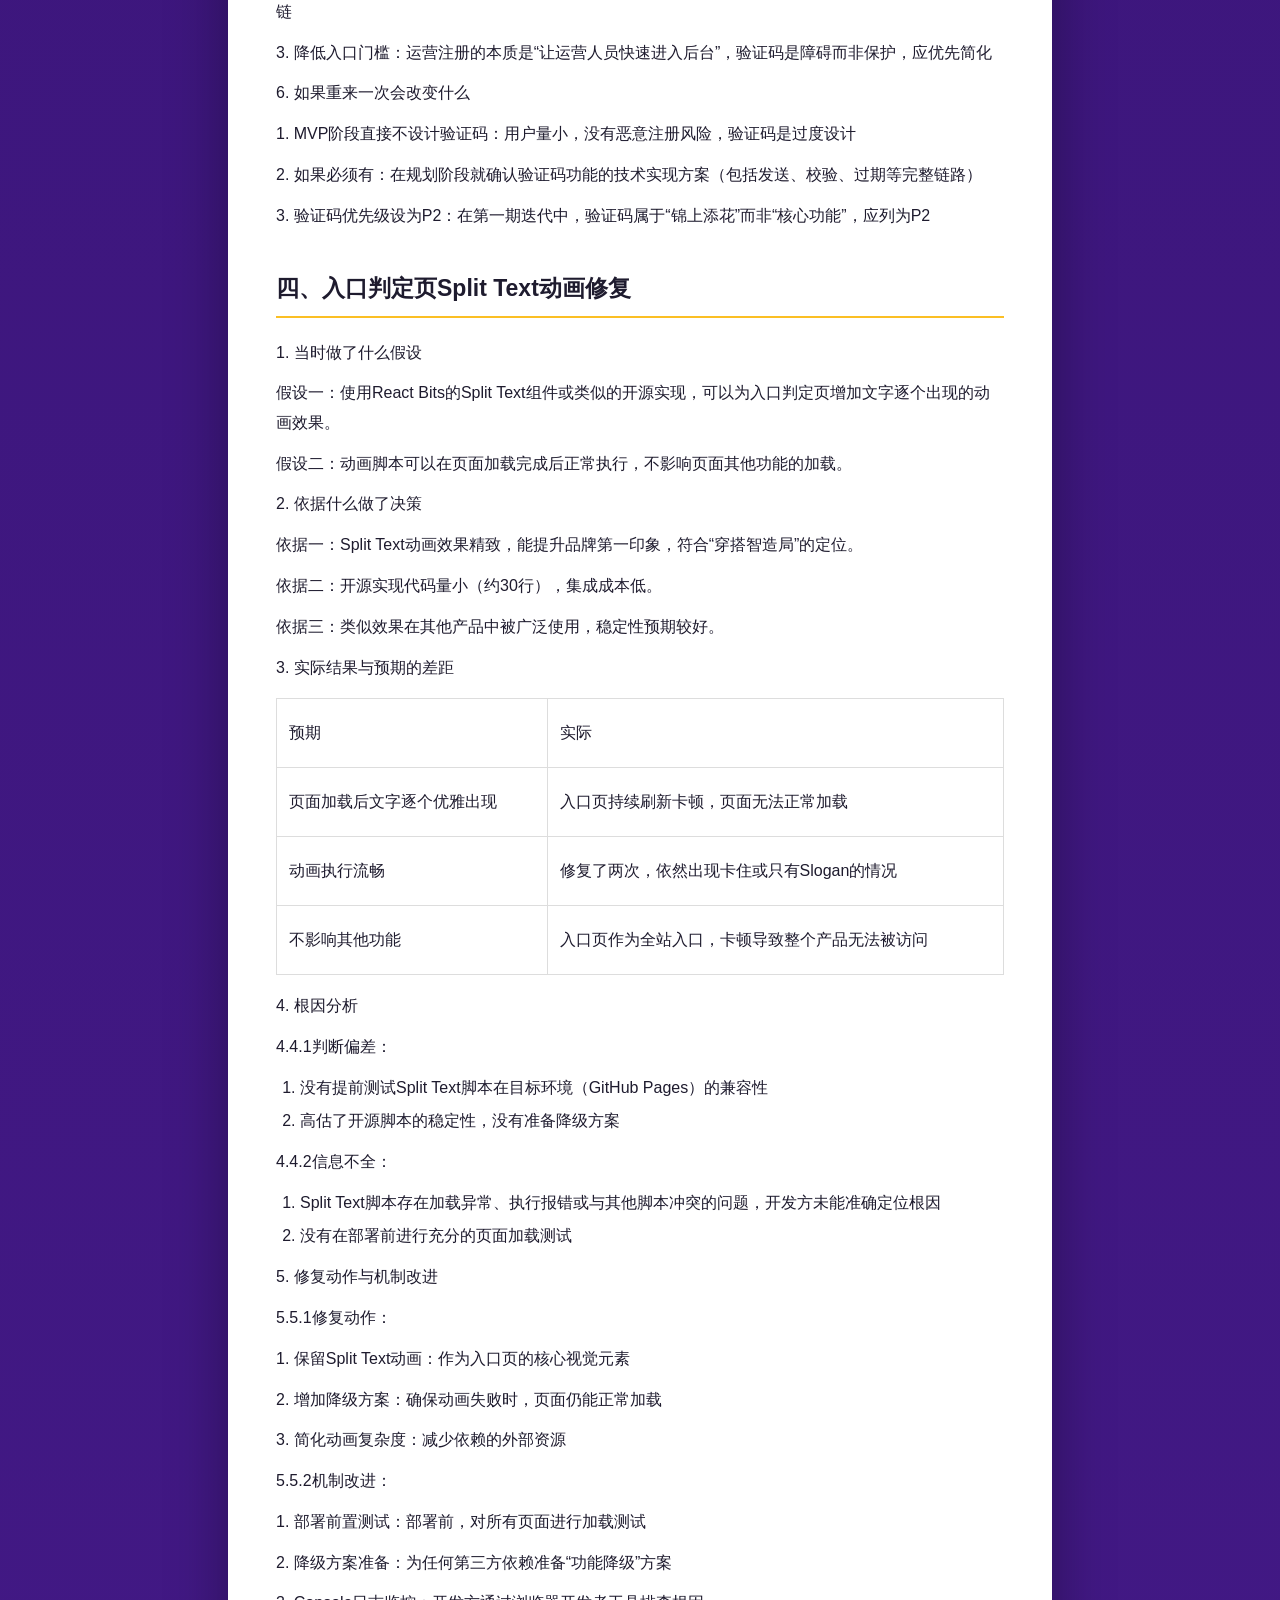
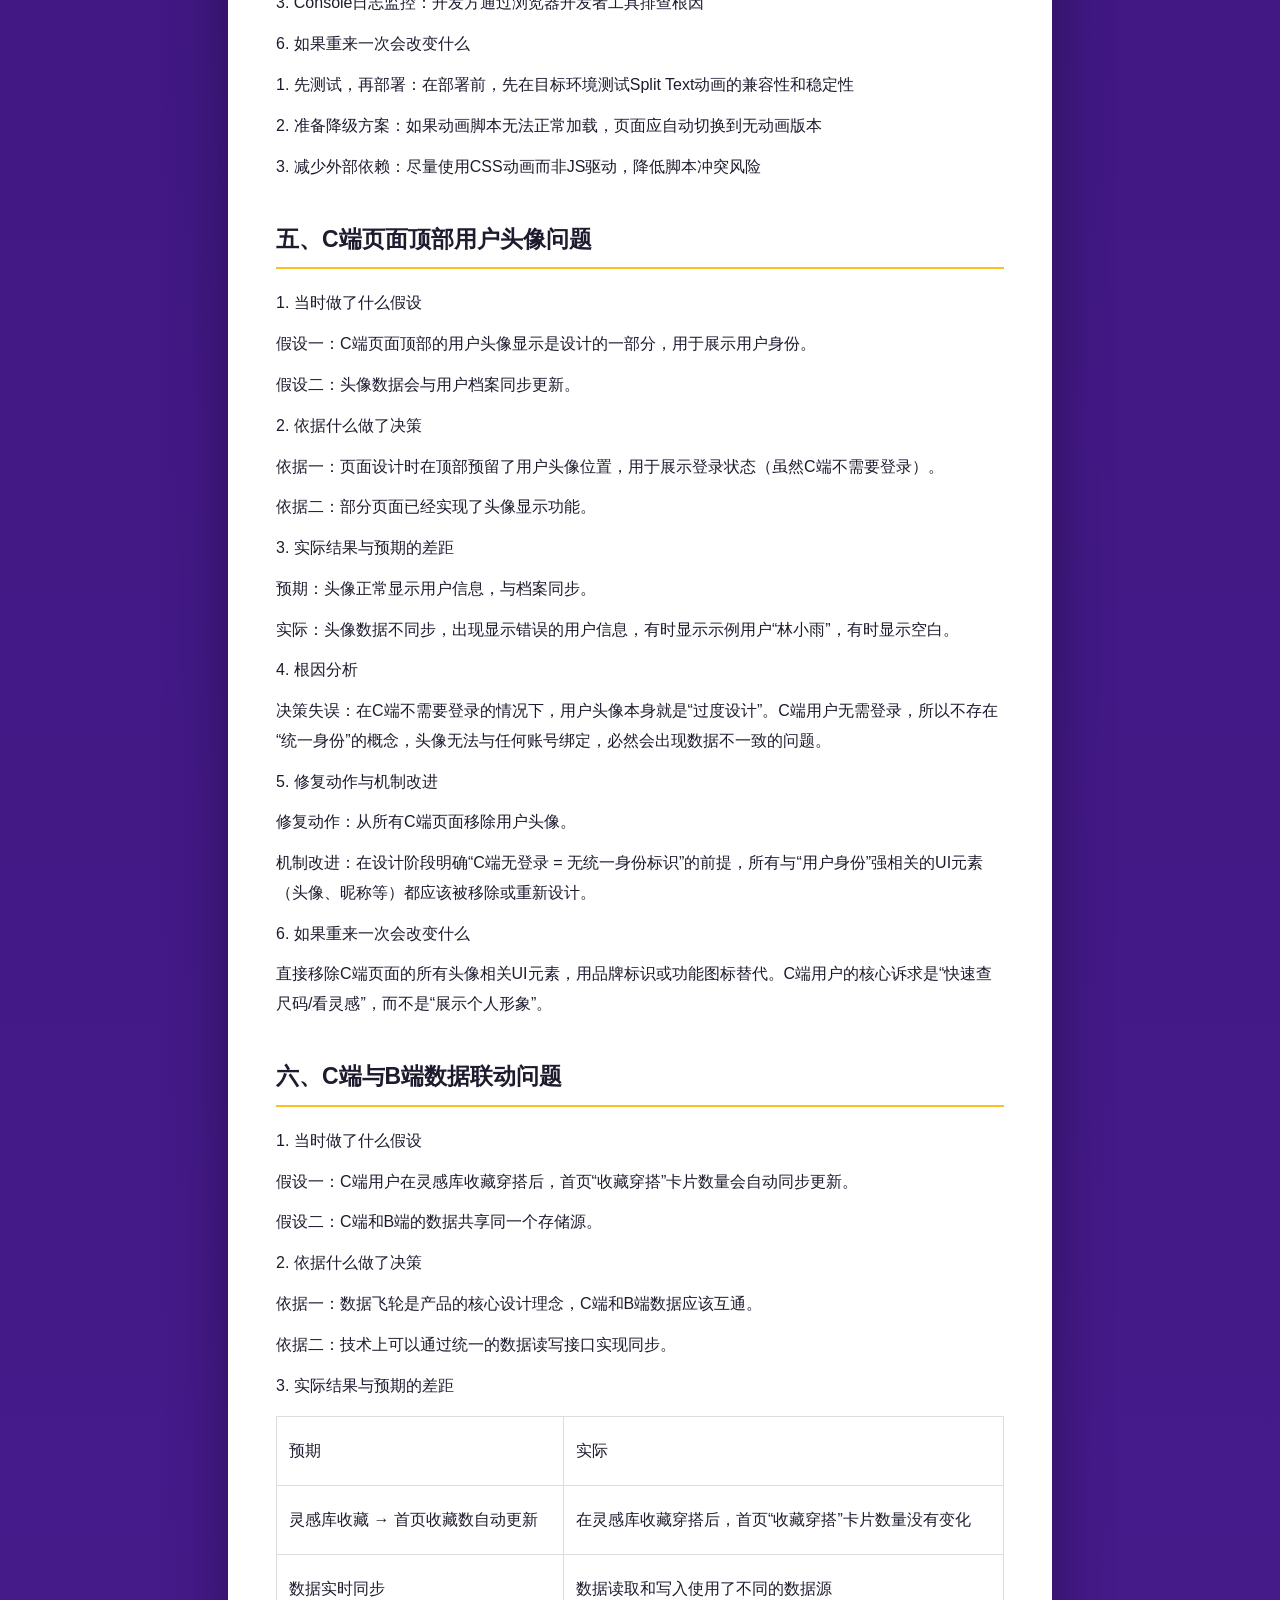
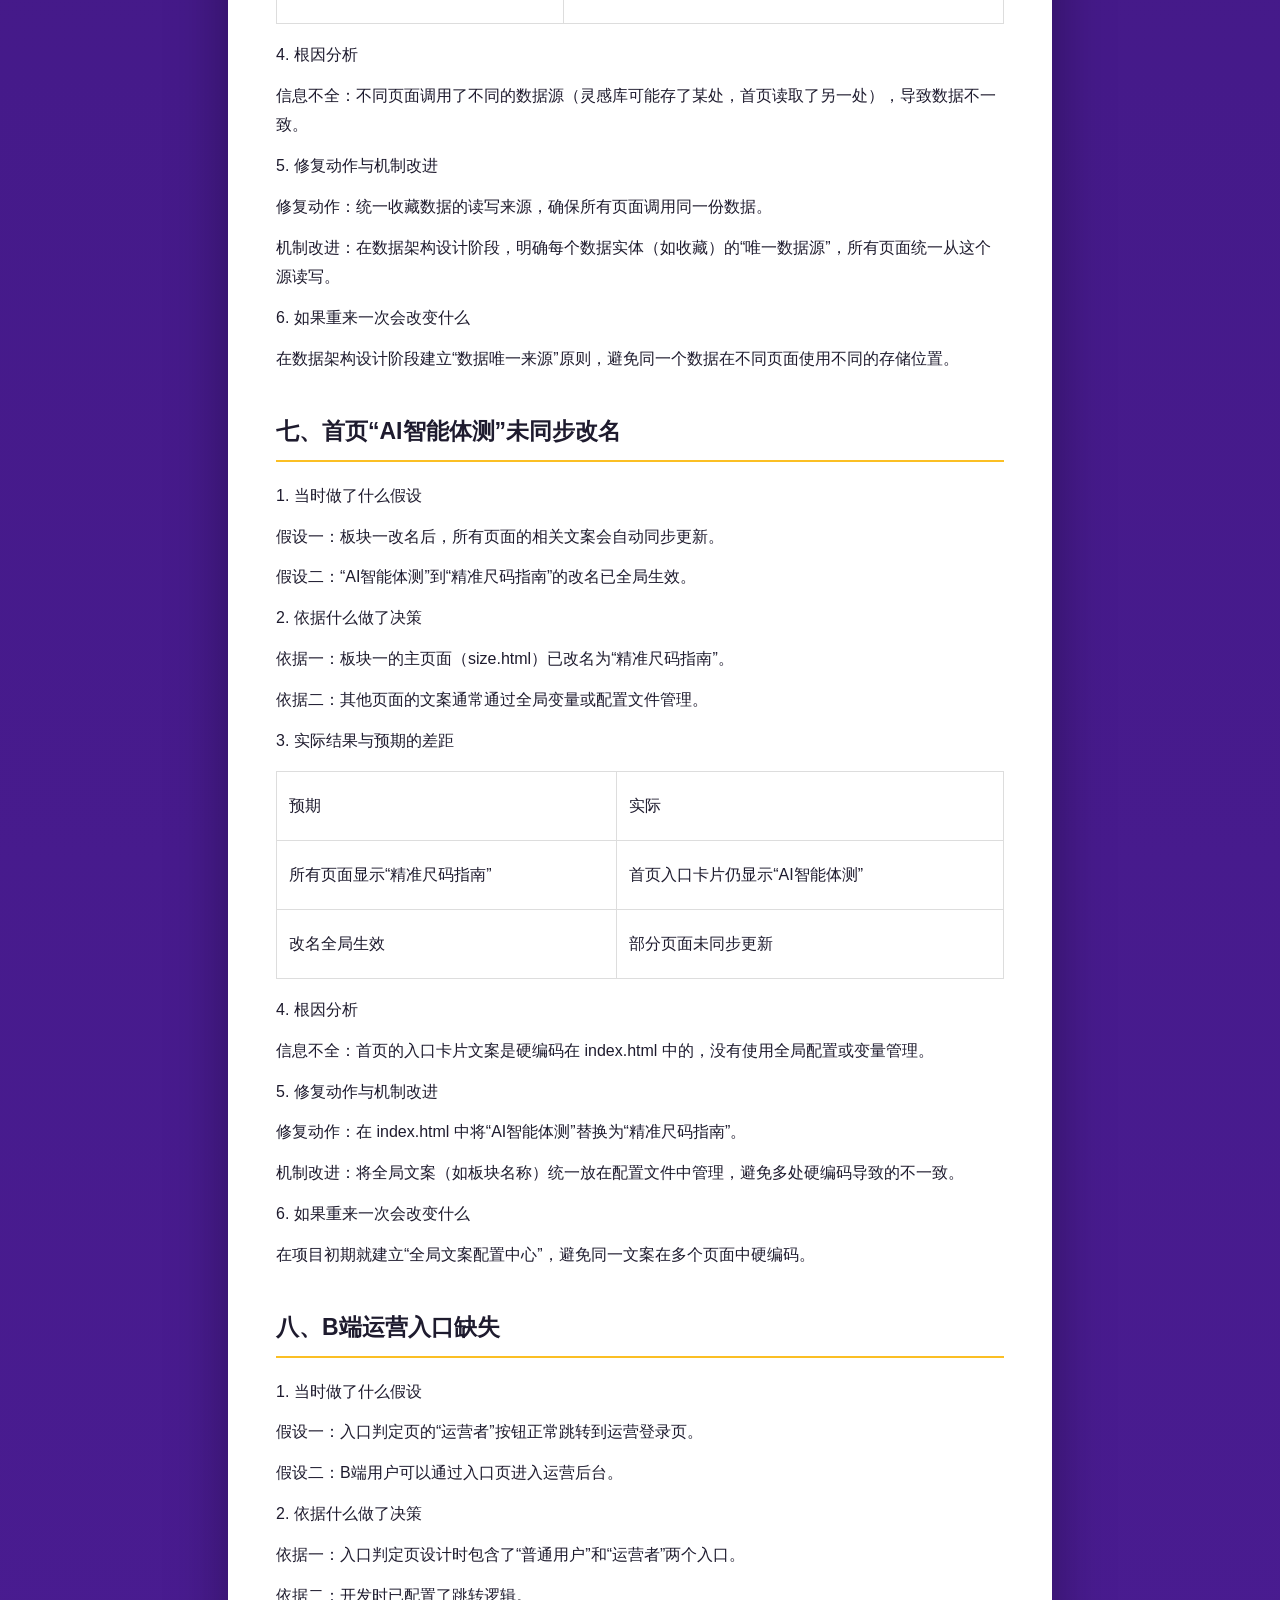
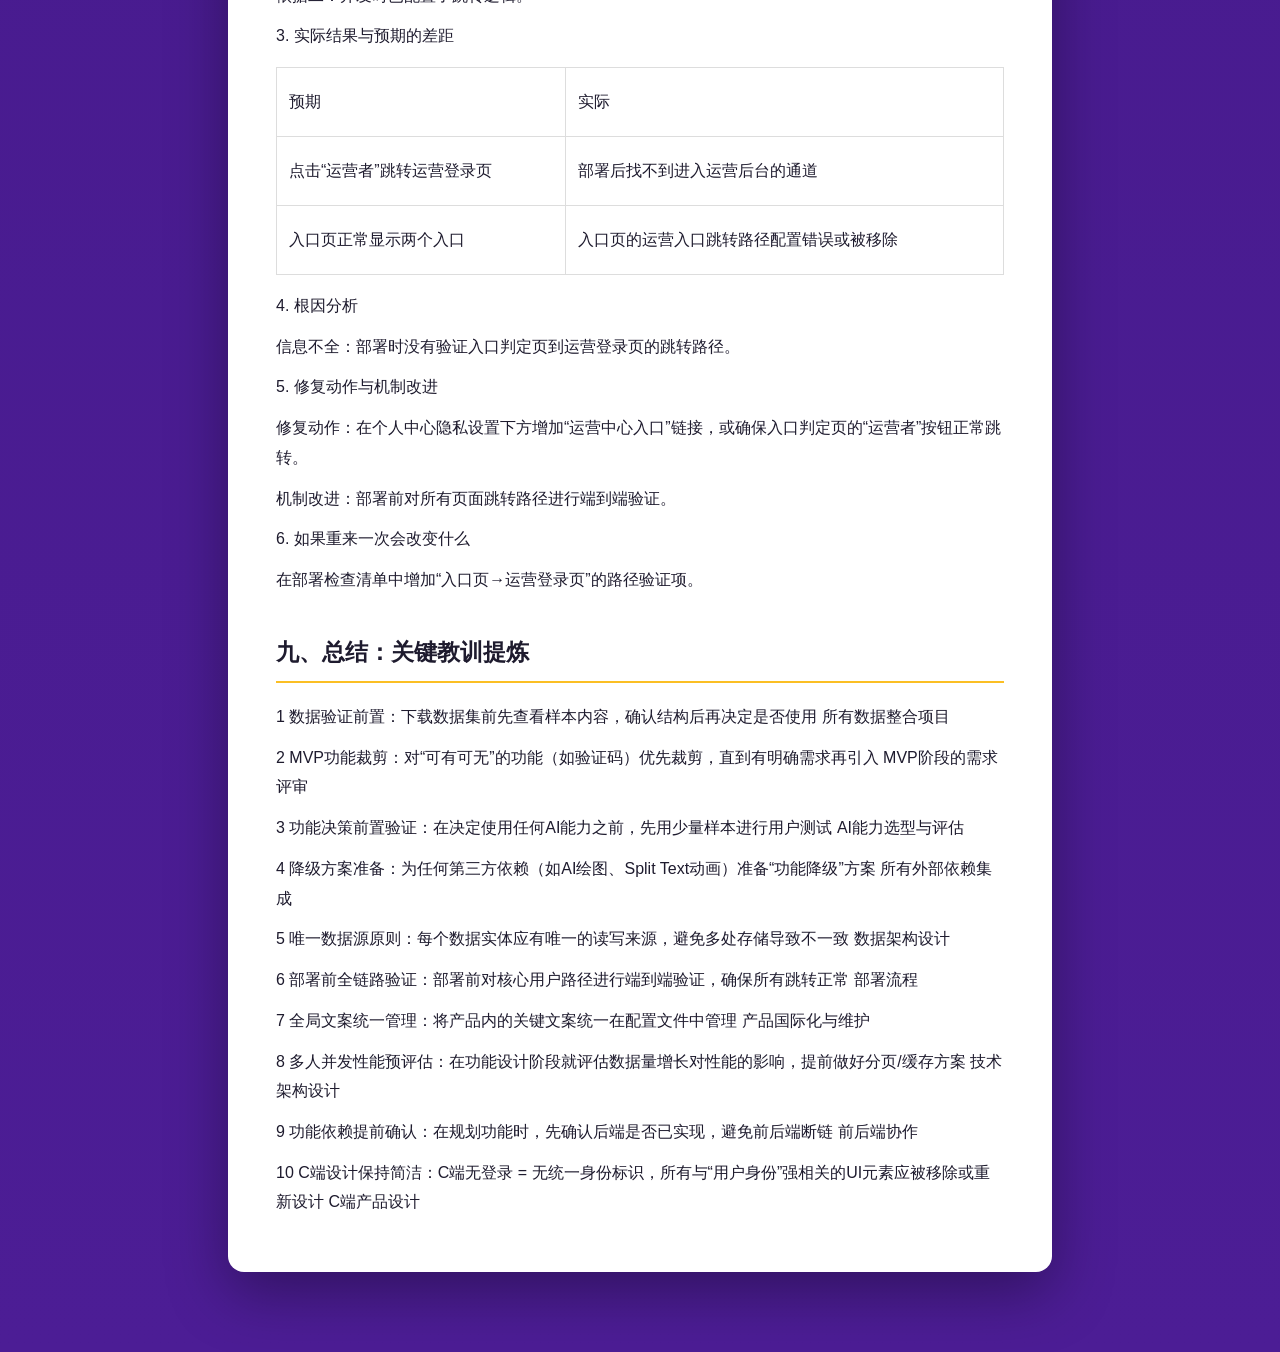
<file: doc07.html>
<!DOCTYPE html>
<html lang="zh-CN">
<head>
<meta charset="UTF-8">
<meta name="viewport" content="width=device-width, initial-scale=1.0">
<title>穿搭智造局：决策与失败复盘</title>
<style>
  :root{
    --purple-deep:#2e1065; --purple-dark:#4c1d95; --purple:#7c3aed;
    --cream:#fdf6ec; --dark:#1e1b2e; --yellow:#FBBF24;
  }
  *{box-sizing:border-box}
  body{margin:0;font-family:-apple-system,BlinkMacSystemFont,"Segoe UI","PingFang SC","Hiragino Sans GB","Microsoft YaHei",sans-serif;
    background:linear-gradient(180deg,var(--purple-deep),var(--purple-dark));color:var(--dark);min-height:100vh}
  .topbar{position:sticky;top:0;z-index:20;display:flex;align-items:center;gap:14px;
    padding:14px 22px;background:rgba(30,27,46,.85);backdrop-filter:blur(8px);color:#fff}
  .back{display:inline-flex;align-items:center;gap:6px;text-decoration:none;color:#fff;
    background:var(--purple);border:2px solid #fff;border-radius:999px;padding:6px 14px;font-size:14px;font-weight:600;transition:.2s}
  .back:hover{background:var(--yellow);color:var(--dark);border-color:var(--yellow)}
  .topbar h1{font-size:18px;margin:0;font-weight:800;letter-spacing:.5px}
  .wrap{max-width:860px;margin:26px auto 80px;padding:0 18px}
  .paper{background:#fff;border-radius:16px;box-shadow:0 20px 60px rgba(0,0,0,.35);padding:44px 48px;line-height:1.85;font-size:16px}
  .paper h1{font-size:30px;line-height:1.4}
  .paper h2{font-size:23px;margin-top:1.6em;padding-bottom:.3em;border-bottom:2px solid var(--yellow)}
  .paper h3{font-size:19px;margin-top:1.4em}
  .paper h4{font-size:16.5px}
  .paper p{margin:.7em 0}
  .paper ul,.paper ol{margin:.6em 0;padding-left:1.5em}
  .paper li{margin:.25em 0}
  .paper img{max-width:100%;height:auto;border-radius:8px}
  .paper table{border-collapse:collapse;width:100%;margin:1em 0}
  .paper th,.paper td{border:1px solid #ddd;padding:8px 12px;text-align:left}
  .paper th{background:#f6f0ff}
  .paper blockquote{border-left:4px solid var(--purple);margin:1em 0;padding:.3em 1em;background:#faf7ff}
  .paper a{color:var(--purple)}
  @media(max-width:640px){.paper{padding:26px 20px}.topbar h1{font-size:15px}}
</style>
</head>
<body>
  <div class="topbar">
    <a class="back" href="index.html#docs">← 返回产品文档</a>
    <h1>穿搭智造局：决策与失败复盘</h1>
  </div>
  <div class="wrap">
    <article class="paper">
<h1>穿搭智造局 · 关键决策与失败修复复盘</h1><h2>一、数据集决策：从阿里天池切换到Polyvore</h2><p>1. 当时做了什么假设</p><p>假设一：阿里天池淘宝穿衣搭配数据集（dim_items (new).txt）包含商品图片URL或图片文件，可以直接用于构建单品图库。</p><p>假设二：数据集中的商品信息是完整的（含商品名称、品类、颜色、图片等字段），只需做简单的数据清洗即可使用。</p><p>假设三：文件总量约4.8GB的图片压缩包可以通过常规方式下载并解压使用。</p><p>2. 依据什么做了决策</p><p>依据一：阿里天池是阿里巴巴旗下的大数据平台，数据集来源于淘宝真实交易数据，具有高可信度和真实度。</p><p>依据二：数据集描述中包含“dim_items（商品详情）”和“tianchi_fm_img3_1~4.zip（商品图片）”等文件，从文件名判断图片数据是包含在内的。</p><p>依据三：从文件大小（49.32MB的txt + 4.8GB的图片包）判断，这应该是一个完整的商品数据集，包含结构化的商品信息和对应的图片资源。</p><p>依据四：淘宝穿衣搭配数据集是中文环境下最直接相关的时尚穿搭数据来源，与产品定位（服务于中文用户）高度契合。</p><p>3. 实际结果与预期的差距</p><table><tr><td><p>预期</p></td><td><p>实际</p></td></tr><tr><td><p>dim_items包含商品名称、品类、颜色、图片URL等完整字段</p></td><td><p>dim_items只有纯数字ID（商品ID、类目ID、分词ID），没有任何中文文本、商品名称、图片URL或非ASCII字符</p></td></tr><tr><td><p>可以通过解析txt文件构建完整的单品图库</p></td><td><p>499,983件商品全部是ID关系数据，无法提取任何可读的商品信息</p></td></tr><tr><td><p>4.8GB图片包解压后可获得商品图片</p></td><td><p>图片包上传失败（文件太大）+ 国内无法访问Google Drive（Polyvore来源）</p></td></tr><tr><td><p>单次数据导入即可完成图库构建</p></td><td><p>需要完全更换数据来源，从头开始</p></td></tr></table><p>4. 根因分析</p><p>1.4.1信息不全（主要原因）：</p><ol><li>在下载数据集之前，没有先查看txt文件的前几行内容来确认数据格式和字段结构</li><li>仅根据文件名（如“dim_items”）和文件大小做了推断，没有下载样本进行验证</li><li>数据集描述页面的说明不够详细，未明确指出该版本是“特征文件版本”（仅含ID关系，不含文本和图片元数据）</li></ol><p>1.4.2判断偏差：</p><ol><li>我假设了阿里天池的数据集是“开箱即用”的，直接解析即可使用</li><li>错误地认为4.8GB的图片包可以顺利上传，没有提前评估文件传输的技术限制</li><li>低估了从国内下载Google Drive文件的网络障碍</li></ol><p>5. 修复动作与机制改进</p><p>1.5.1修复动作：</p><p>1. Plan B执行：立即切换到Polyvore Outfits数据集，该数据集包含21,889套真实用户穿搭、商品名称、价格、点赞数、图片URL（虽然也已失效）等完整元数据</p><p>2. 分步验证：先下载并验证元数据文件（8MB），确认可用后再决定是否下载图片包（6GB）</p><p>3. 建立数据备份：Plan A（天池）数据完整保留在 server/data/plan_a_tianchi/，Plan B（Polyvore）数据存入 server/data/plan_b_polyvore/，当前活跃版本使用Plan B</p><p>1.5.2机制改进：</p><p>1. 数据验证前置：在整合任何新数据集之前，必须先下载样本（前100行）进行结构和内容验证</p><p>2. 多源备选方案：对关键数据依赖建立至少2个备选来源，避免单点依赖</p><p>3. 增量数据策略：先使用SVG矢量图作为占位，确保功能不受影响，再逐步替换为真实数据</p><p>4. 文件传输替代方案：对于大文件，提前评估SCP/rsync等替代上传方式</p><p>6. 如果重来一次会改变什么</p><p>1. 先看数据样本，再决定是否下载：在下载4.8GB图片包之前，先用 head -n 10 dim_items(new).txt 查看文件结构，立刻就能发现没有图片URL字段</p><p>2. 验证数据集描述：仔细阅读数据集说明页面的所有细节，确认是“完整版”还是“特征版”</p><p>3. 预先评估网络条件：如果是Google Drive的6GB文件，国内网络基本无法直接下载，需要提前准备代理或镜像源</p><p>4. 更早启动Plan B：在发现天池数据集只有ID关系数据时，应第一时间切换到备选方案，而不是试图“解决”天池数据的问题</p><h2>二、AI绘图功能决策：取消AI绘图API</h2><p>1. 当时做了什么假设</p><p>假设一：AI绘图API（如Replicate SDXL、Stable Diffusion等）可以生成足够写实的穿搭海报，用于C端灵感库的展示。</p><p>假设二：生成的图片能清晰展示每件衣服的细节（材质、版型、颜色等），用户能够准确识别“白衬衫”和“条纹衫”的区别。</p><p>假设三：单张图片成本约0.04-0.10元，在产品早期阶段是可以接受的。</p><p>2. 依据什么做了决策</p><p>依据一：市场上已有成熟的AI绘图API（Replicate SDXL、DALL-E、Midjourney等），技术可行性较高。</p><p>依据二：穿搭海报生成是提升内容生产效率的关键功能，AI绘图可以快速生成大量穿搭图片。</p><p>依据三：用户需求调研显示，用户希望在灵感库中看到“真实”的穿搭效果图，而不是文字描述。</p><p>3. 实际结果与预期的差距</p><p>2.3.1AI生图的实际效果：</p><table><tr><td><p>预期效果</p></td><td><p>实际效果</p></td></tr><tr><td><p>清晰的“白衬衫 + 阔腿裤 + 乐福鞋”穿搭图</p></td><td><p>衣物模糊，白衬衫和条纹衫几乎无法区分</p></td></tr><tr><td><p>每件单品独立可辨</p></td><td><p>三张图的色调、构图、服装廓形几乎一致</p></td></tr><tr><td><p>用户一眼看出区别</p></td><td><p>用户反馈“这三套有啥区别？”</p></td></tr><tr><td><p>可以作为灵感库的核心展示方式</p></td><td><p>无法满足用户“看清楚每件衣服”的需求</p></td></tr></table><p>2.3.2成本预期 vs 实际：</p><table><tr><td><p>维度</p></td><td><p>预期</p></td><td><p>实际</p></td></tr><tr><td><p>单张成本</p></td><td><p>$0.005-0.01 $0.005-0.01</p></td><td><p>（按计划）</p></td></tr><tr><td><p>月调用量 </p></td><td><p>500-1000张</p></td><td><p> 未实际调用</p></td></tr><tr><td><p>图片质量</p></td><td><p>可用</p></td><td><p>不可用</p></td></tr></table><p>4. 根因分析</p><p>2.4.1判断偏差（主要原因）：</p><ol><li>高估了当前AI绘图模型对“单品类服装”的细节生成能力——AI模型擅长生成“整体造型”和“氛围图”，但不擅长精确还原特定服装的材质、版型、颜色细节</li><li>低估了用户对“看清每件衣服”的需求——用户需要的不是一张好看的“氛围图”，而是能看清白衬衫领口、阔腿裤裤型的具体展示</li><li>没有提前做小规模A/B测试来验证AI生图的用户接受度</li></ol><p>2.4.2信息不全：</p><ol><li>没有提前用真实的商品白底图进行测试，而是基于通用场景的prompt做判断</li><li>没有评估“生成清晰单品图”所需的技术参数（如训练LoRA模型、特定风格微调等）的复杂度</li></ol><p>5. 修复动作与机制改进</p><p>2.5.1修复动作：</p><p>1. 改为单品平铺展示：放弃AI生成“完整穿搭图”，改为每件单品独立展示，使用真实商品白底图（或SVG占位图）</p><p>2. 单品类目细化：每件单品展示名称、材质、版型等标签，帮助用户分辨</p><p>3. 使用Polyvore真实搭配数据：直接展示真实用户的穿搭组合，而非AI生成的“假图”</p><p>4. 标题生成保留：仅保留AI标题生成功能（成本低、效果好），取消AI绘图功能</p><p>2.5.2机制改进：</p><p>1. 功能决策前置验证：在决定使用任何AI能力之前，先用少量样本进行用户测试</p><p>2. 成本-效果评估：对每项AI能力，同时评估“效果”和“成本”，效果不达标则不推进</p><p>3. 明确“可用”的定义：对于AI绘图，提前定义“可用”标准（如“用户能否在3秒内识别出具体单品”），而非凭感觉判断</p><p>6. 如果重来一次会改变什么</p><p>1. 先测试再决策：在决定是否使用AI绘图API之前，先用5-10张白底图调用SDXL API，评估生成质量，而不是仅凭市场宣传做决定</p><p>2. 明确使用场景：如果AI绘图只适合做“氛围图”而非“单品展示图”，那就只用在B端运营内容预览，不用于C端单品展示</p><p>3. 分阶段规划：第一阶段用真实图片（SVG占位），第二阶段用AI生成“氛围搭配图”（用于小红书封面等场景），而非直接用于核心功能</p><p>4. 降低期望：不要期望AI能一次性生成完美的“白衬衫+阔腿裤”穿搭图，而是将AI定位为“辅助素材生成器”，而非“主内容生成器”</p><h2>三、B端注册流程简化：移除验证码</h2><p>1. 当时做了什么假设</p><p>假设一：开发测试环境下验证码功能可以正常工作（前端显示“获取验证码”按钮 → 后端生成随机码 → 用户输入 → 校验通过）。</p><p>假设二：用户输入默认验证码“000000”即可完成注册，逻辑是清晰的。</p><p>2. 依据什么做了决策</p><p>依据一：MVP阶段，用户数量有限，验证码的“防刷”价值较低。</p><p>依据二：运营注册流程已经包含密码设置和身份选择，验证码增加了额外的操作步骤。</p><p>依据三：测试发现“获取验证码”按钮点击后没有任何反应，无法进入下一步。</p><p>3. 实际结果与预期的差距</p><table><tr><td><p>预期</p></td><td><p>实际</p></td></tr><tr><td><p>验证码功能正常工作</p></td><td><p> “获取验证码”按钮无反应，无法获取验证码</p></td></tr><tr><td><p>输入“000000”可通过验证</p></td><td><p>输入“000000”后显示“验证码错误”</p></td></tr><tr><td><p>注册流程包含验证码校验</p></td><td><p>注册流程卡在验证码步骤，用户无法完成注册</p></td></tr><tr><td><p>邮箱和手机号都能正常注册 </p></td><td><p>邮箱可以注册，手机号注册被验证码卡住</p></td></tr></table><p>4. 根因分析</p><p>3.4.1判断偏差：</p><p>在MVP阶段引入验证码是“过度设计”，增加了系统复杂度但没有带来相应的价值（用户量小，没有恶意注册风险）</p><p>3.4.2信息不全：</p><ol><li>没有提前确认验证码功能的后端实现状态（是部分实现还是完全未实现）</li><li>没有在开发计划中明确验证码的优先级和必要性</li></ol><p>5. 修复动作与机制改进</p><p>3.5.1修复动作：</p><p>1. 完全移除验证码：从注册页和登录页移除所有验证码相关字段和逻辑</p><p>2. 简化注册流程：改为“手机号/邮箱 + 密码 + 确认密码”直接注册</p><p>3. 简化登录流程：登录页支持用户名/手机号/邮箱三种方式 + 密码登录</p><p>4. 代码清理：移除 send-code 和 verify-code 等后端接口及内存缓存逻辑</p><p>3.5.2机制改进：</p><p>1. MVP功能裁剪原则：在MVP阶段，对“可有可无”的功能（如验证码）应优先裁剪，直到有明确需求再引入</p><p>2. 开发前确认状态：在规划功能时，先确认后端是否已实现，避免前端做了但后端没做完导致的功能断链</p><p>3. 降低入口门槛：运营注册的本质是“让运营人员快速进入后台”，验证码是障碍而非保护，应优先简化</p><p>6. 如果重来一次会改变什么</p><p>1. MVP阶段直接不设计验证码：用户量小，没有恶意注册风险，验证码是过度设计</p><p>2. 如果必须有：在规划阶段就确认验证码功能的技术实现方案（包括发送、校验、过期等完整链路）</p><p>3. 验证码优先级设为P2：在第一期迭代中，验证码属于“锦上添花”而非“核心功能”，应列为P2</p><h2>四、入口判定页Split Text动画修复</h2><p>1. 当时做了什么假设</p><p>假设一：使用React Bits的Split Text组件或类似的开源实现，可以为入口判定页增加文字逐个出现的动画效果。</p><p>假设二：动画脚本可以在页面加载完成后正常执行，不影响页面其他功能的加载。</p><p>2. 依据什么做了决策</p><p>依据一：Split Text动画效果精致，能提升品牌第一印象，符合“穿搭智造局”的定位。</p><p>依据二：开源实现代码量小（约30行），集成成本低。</p><p>依据三：类似效果在其他产品中被广泛使用，稳定性预期较好。</p><p>3. 实际结果与预期的差距</p><table><tr><td><p>预期</p></td><td><p>实际</p></td></tr><tr><td><p>页面加载后文字逐个优雅出现</p></td><td><p>入口页持续刷新卡顿，页面无法正常加载</p></td></tr><tr><td><p>动画执行流畅</p></td><td><p>修复了两次，依然出现卡住或只有Slogan的情况</p></td></tr><tr><td><p>不影响其他功能</p></td><td><p>入口页作为全站入口，卡顿导致整个产品无法被访问</p></td></tr></table><p>4. 根因分析</p><p>4.4.1判断偏差：</p><ol><li>没有提前测试Split Text脚本在目标环境（GitHub Pages）的兼容性</li><li>高估了开源脚本的稳定性，没有准备降级方案</li></ol><p>4.4.2信息不全：</p><ol><li>Split Text脚本存在加载异常、执行报错或与其他脚本冲突的问题，开发方未能准确定位根因</li><li>没有在部署前进行充分的页面加载测试</li></ol><p>5. 修复动作与机制改进</p><p>5.5.1修复动作：</p><p>1. 保留Split Text动画：作为入口页的核心视觉元素</p><p>2. 增加降级方案：确保动画失败时，页面仍能正常加载</p><p>3. 简化动画复杂度：减少依赖的外部资源</p><p>5.5.2机制改进：</p><p>1. 部署前置测试：部署前，对所有页面进行加载测试</p><p>2. 降级方案准备：为任何第三方依赖准备“功能降级”方案</p><p>3. Console日志监控：开发方通过浏览器开发者工具排查根因</p><p>6. 如果重来一次会改变什么</p><p>1. 先测试，再部署：在部署前，先在目标环境测试Split Text动画的兼容性和稳定性</p><p>2. 准备降级方案：如果动画脚本无法正常加载，页面应自动切换到无动画版本</p><p>3. 减少外部依赖：尽量使用CSS动画而非JS驱动，降低脚本冲突风险</p><h2>五、C端页面顶部用户头像问题</h2><p>1. 当时做了什么假设</p><p>假设一：C端页面顶部的用户头像显示是设计的一部分，用于展示用户身份。</p><p>假设二：头像数据会与用户档案同步更新。</p><p>2. 依据什么做了决策</p><p>依据一：页面设计时在顶部预留了用户头像位置，用于展示登录状态（虽然C端不需要登录）。</p><p>依据二：部分页面已经实现了头像显示功能。</p><p>3. 实际结果与预期的差距</p><p>预期：头像正常显示用户信息，与档案同步。</p><p>实际：头像数据不同步，出现显示错误的用户信息，有时显示示例用户“林小雨”，有时显示空白。</p><p>4. 根因分析</p><p>决策失误：在C端不需要登录的情况下，用户头像本身就是“过度设计”。C端用户无需登录，所以不存在“统一身份”的概念，头像无法与任何账号绑定，必然会出现数据不一致的问题。</p><p>5. 修复动作与机制改进</p><p>修复动作：从所有C端页面移除用户头像。</p><p>机制改进：在设计阶段明确“C端无登录 = 无统一身份标识”的前提，所有与“用户身份”强相关的UI元素（头像、昵称等）都应该被移除或重新设计。</p><p>6. 如果重来一次会改变什么</p><p>直接移除C端页面的所有头像相关UI元素，用品牌标识或功能图标替代。C端用户的核心诉求是“快速查尺码/看灵感”，而不是“展示个人形象”。</p><h2>六、C端与B端数据联动问题</h2><p>1. 当时做了什么假设</p><p>假设一：C端用户在灵感库收藏穿搭后，首页“收藏穿搭”卡片数量会自动同步更新。</p><p>假设二：C端和B端的数据共享同一个存储源。</p><p>2. 依据什么做了决策</p><p>依据一：数据飞轮是产品的核心设计理念，C端和B端数据应该互通。</p><p>依据二：技术上可以通过统一的数据读写接口实现同步。</p><p>3. 实际结果与预期的差距</p><table><tr><td><p>预期</p></td><td><p>实际</p></td></tr><tr><td><p>灵感库收藏 → 首页收藏数自动更新</p></td><td><p>在灵感库收藏穿搭后，首页“收藏穿搭”卡片数量没有变化</p></td></tr><tr><td><p>数据实时同步</p></td><td><p>数据读取和写入使用了不同的数据源</p></td></tr></table><p>4. 根因分析</p><p>信息不全：不同页面调用了不同的数据源（灵感库可能存了某处，首页读取了另一处），导致数据不一致。</p><p>5. 修复动作与机制改进</p><p>修复动作：统一收藏数据的读写来源，确保所有页面调用同一份数据。</p><p>机制改进：在数据架构设计阶段，明确每个数据实体（如收藏）的“唯一数据源”，所有页面统一从这个源读写。</p><p>6. 如果重来一次会改变什么</p><p>在数据架构设计阶段建立“数据唯一来源”原则，避免同一个数据在不同页面使用不同的存储位置。</p><h2>七、首页“AI智能体测”未同步改名</h2><p>1. 当时做了什么假设</p><p>假设一：板块一改名后，所有页面的相关文案会自动同步更新。</p><p>假设二：“AI智能体测”到“精准尺码指南”的改名已全局生效。</p><p>2. 依据什么做了决策</p><p>依据一：板块一的主页面（size.html）已改名为“精准尺码指南”。</p><p>依据二：其他页面的文案通常通过全局变量或配置文件管理。</p><p>3. 实际结果与预期的差距</p><table><tr><td><p>预期</p></td><td><p>实际</p></td></tr><tr><td><p>所有页面显示“精准尺码指南”</p></td><td><p>首页入口卡片仍显示“AI智能体测”</p></td></tr><tr><td><p>改名全局生效</p></td><td><p>部分页面未同步更新</p></td></tr></table><p>4. 根因分析</p><p>信息不全：首页的入口卡片文案是硬编码在 index.html 中的，没有使用全局配置或变量管理。</p><p>5. 修复动作与机制改进</p><p>修复动作：在 index.html 中将“AI智能体测”替换为“精准尺码指南”。</p><p>机制改进：将全局文案（如板块名称）统一放在配置文件中管理，避免多处硬编码导致的不一致。</p><p>6. 如果重来一次会改变什么</p><p>在项目初期就建立“全局文案配置中心”，避免同一文案在多个页面中硬编码。</p><h2>八、B端运营入口缺失</h2><p>1. 当时做了什么假设</p><p>假设一：入口判定页的“运营者”按钮正常跳转到运营登录页。</p><p>假设二：B端用户可以通过入口页进入运营后台。</p><p>2. 依据什么做了决策</p><p>依据一：入口判定页设计时包含了“普通用户”和“运营者”两个入口。</p><p>依据二：开发时已配置了跳转逻辑。</p><p>3. 实际结果与预期的差距</p><table><tr><td><p>预期</p></td><td><p>实际</p></td></tr><tr><td><p>点击“运营者”跳转运营登录页</p></td><td><p>部署后找不到进入运营后台的通道</p></td></tr><tr><td><p>入口页正常显示两个入口</p></td><td><p>入口页的运营入口跳转路径配置错误或被移除</p></td></tr></table><p>4. 根因分析</p><p>信息不全：部署时没有验证入口判定页到运营登录页的跳转路径。</p><p>5. 修复动作与机制改进</p><p>修复动作：在个人中心隐私设置下方增加“运营中心入口”链接，或确保入口判定页的“运营者”按钮正常跳转。</p><p>机制改进：部署前对所有页面跳转路径进行端到端验证。</p><p>6. 如果重来一次会改变什么</p><p>在部署检查清单中增加“入口页→运营登录页”的路径验证项。</p><h2>九、总结：关键教训提炼</h2><p>1 数据验证前置：下载数据集前先查看样本内容，确认结构后再决定是否使用 所有数据整合项目</p><p>2 MVP功能裁剪：对“可有可无”的功能（如验证码）优先裁剪，直到有明确需求再引入 MVP阶段的需求评审</p><p>3 功能决策前置验证：在决定使用任何AI能力之前，先用少量样本进行用户测试 AI能力选型与评估</p><p>4 降级方案准备：为任何第三方依赖（如AI绘图、Split Text动画）准备“功能降级”方案 所有外部依赖集成</p><p>5 唯一数据源原则：每个数据实体应有唯一的读写来源，避免多处存储导致不一致 数据架构设计</p><p>6 部署前全链路验证：部署前对核心用户路径进行端到端验证，确保所有跳转正常 部署流程</p><p>7 全局文案统一管理：将产品内的关键文案统一在配置文件中管理 产品国际化与维护</p><p>8 多人并发性能预评估：在功能设计阶段就评估数据量增长对性能的影响，提前做好分页/缓存方案 技术架构设计</p><p>9 功能依赖提前确认：在规划功能时，先确认后端是否已实现，避免前后端断链 前后端协作</p><p>10 C端设计保持简洁：C端无登录 = 无统一身份标识，所有与“用户身份”强相关的UI元素应被移除或重新设计 C端产品设计</p>
    </article>
  </div>
</body>
</html>
</file>
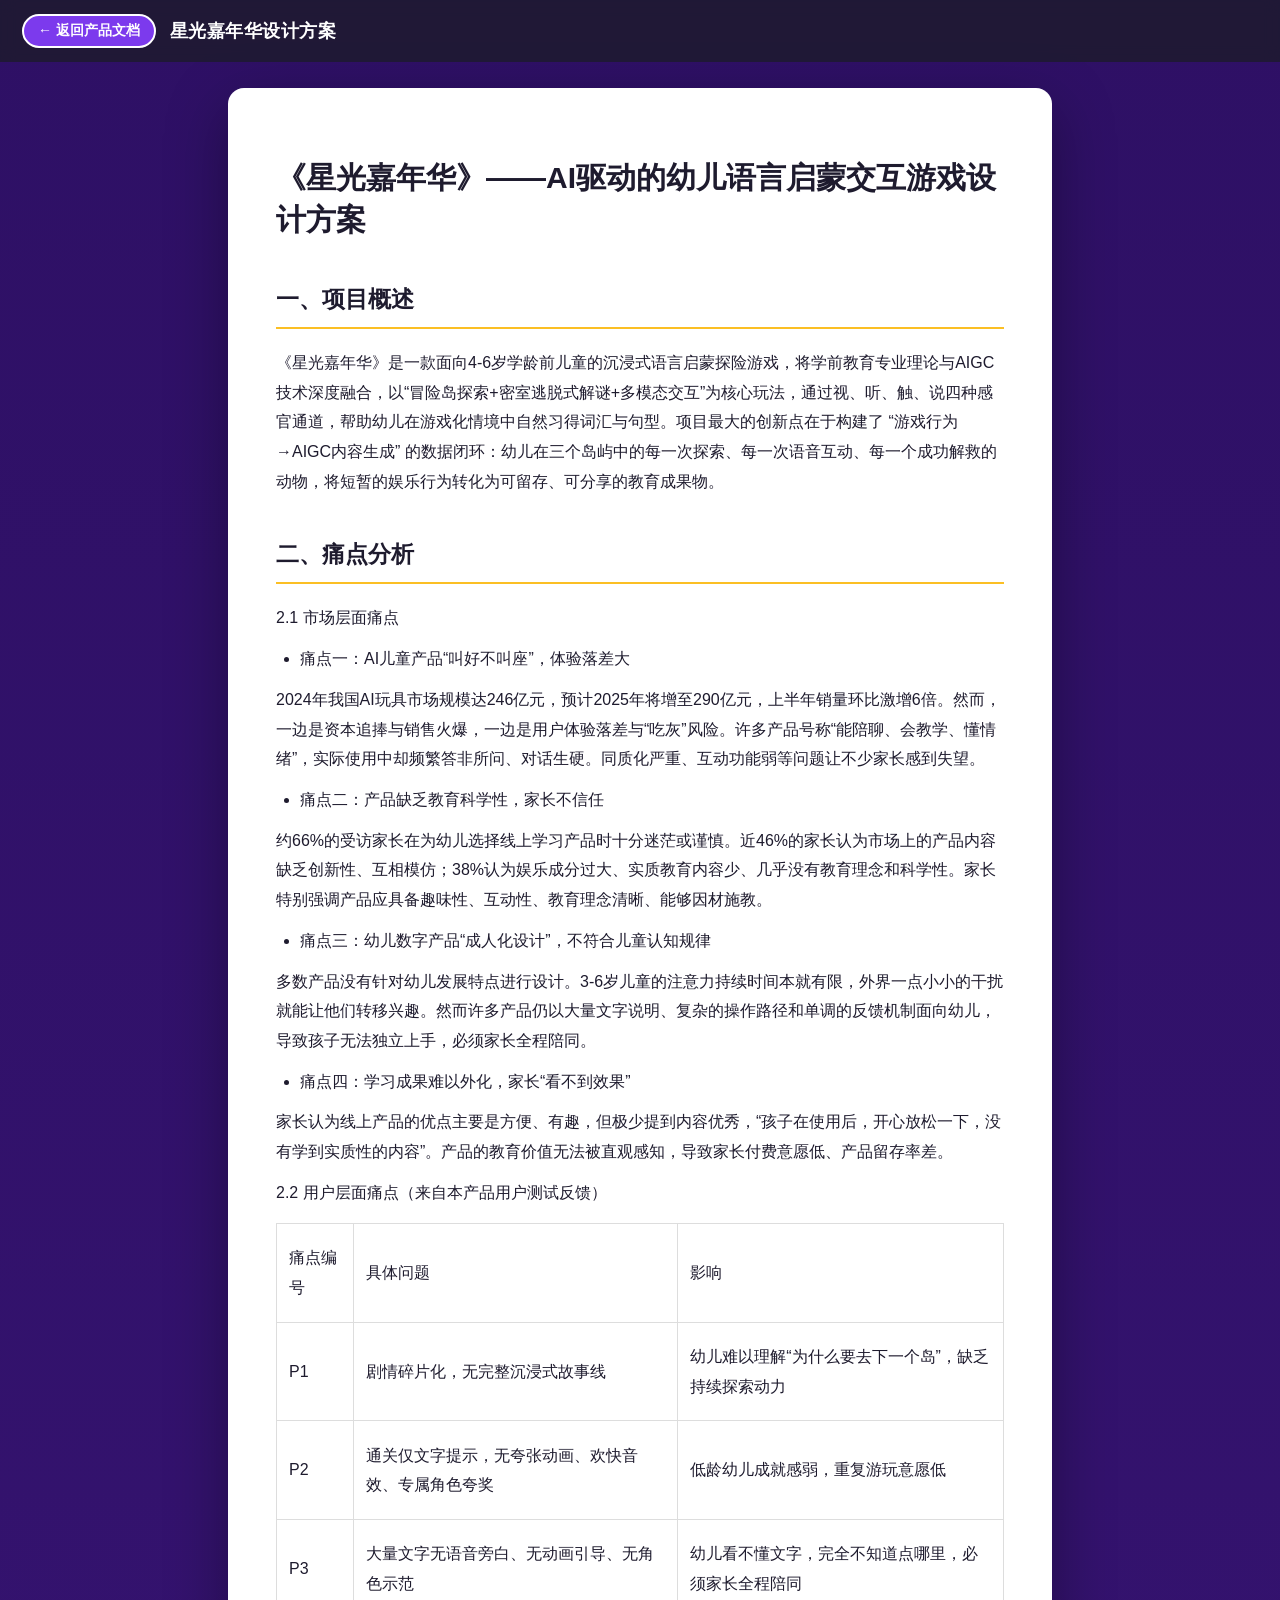
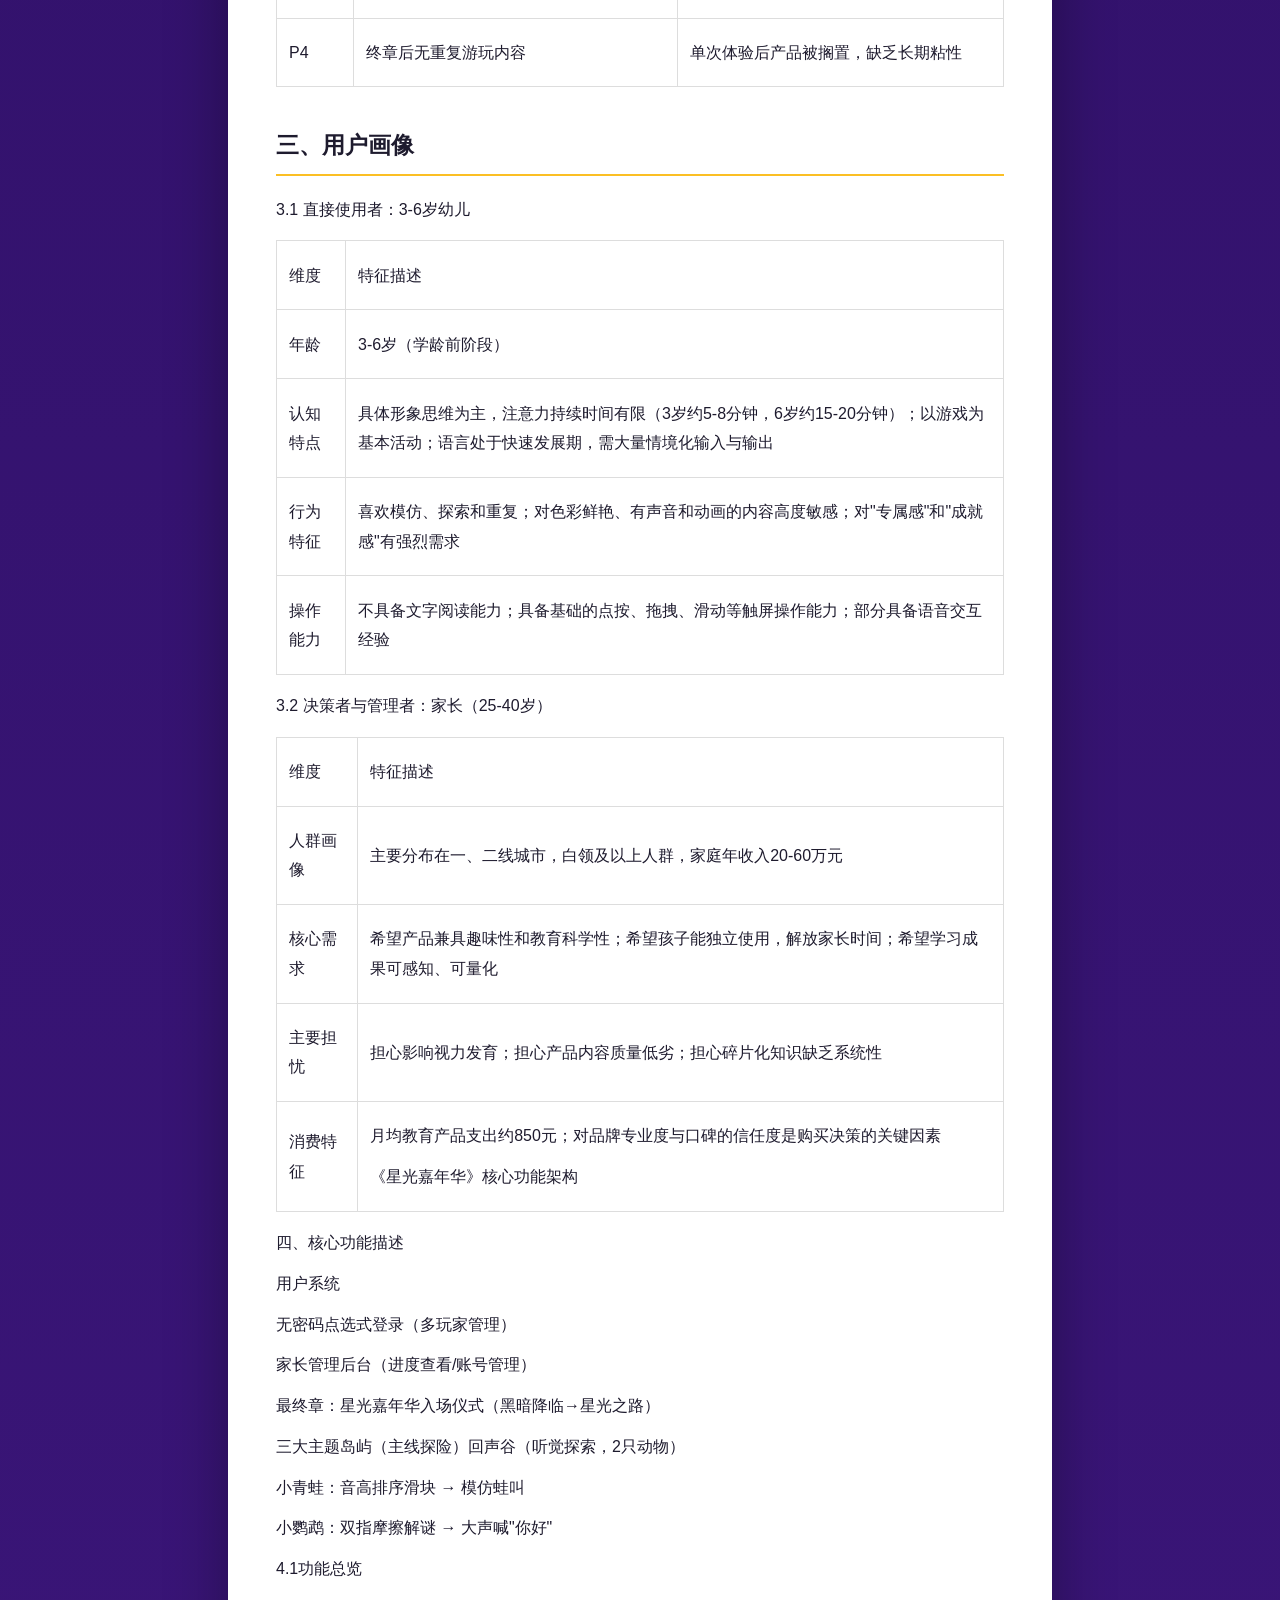
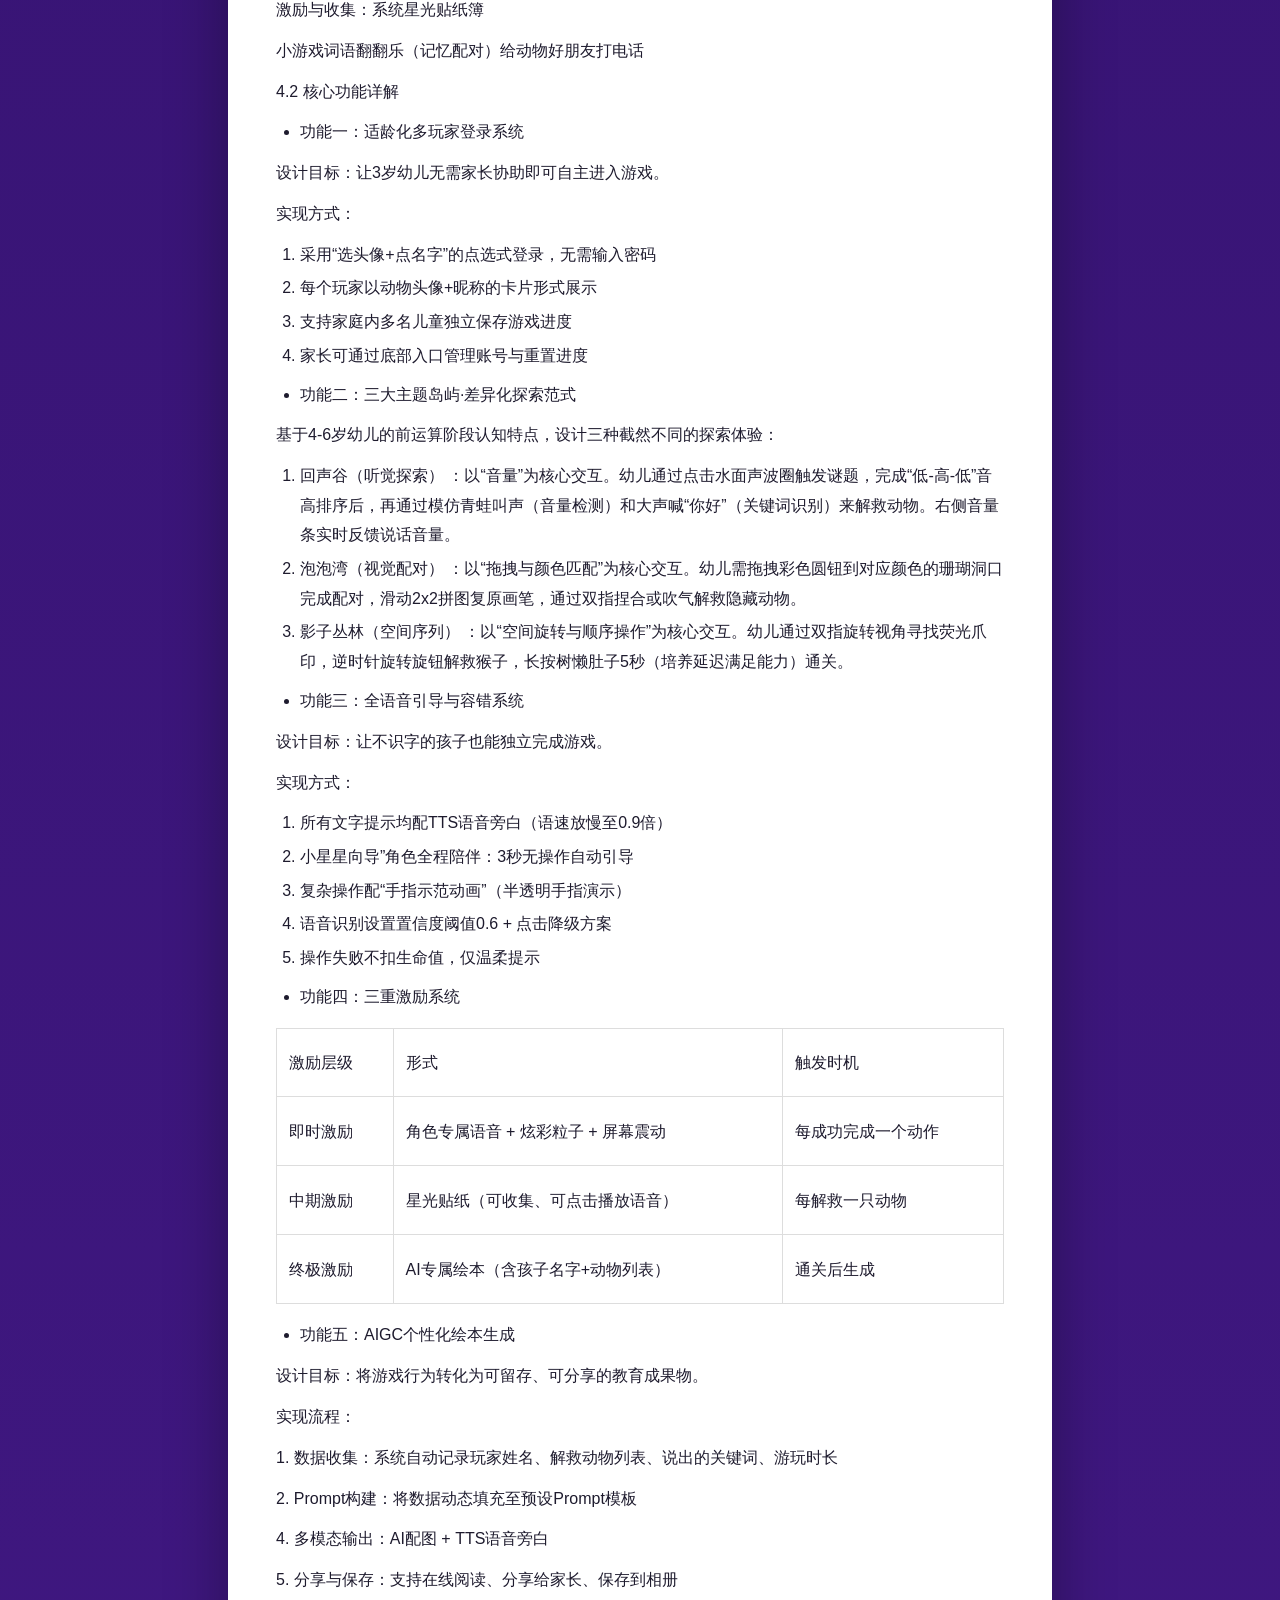
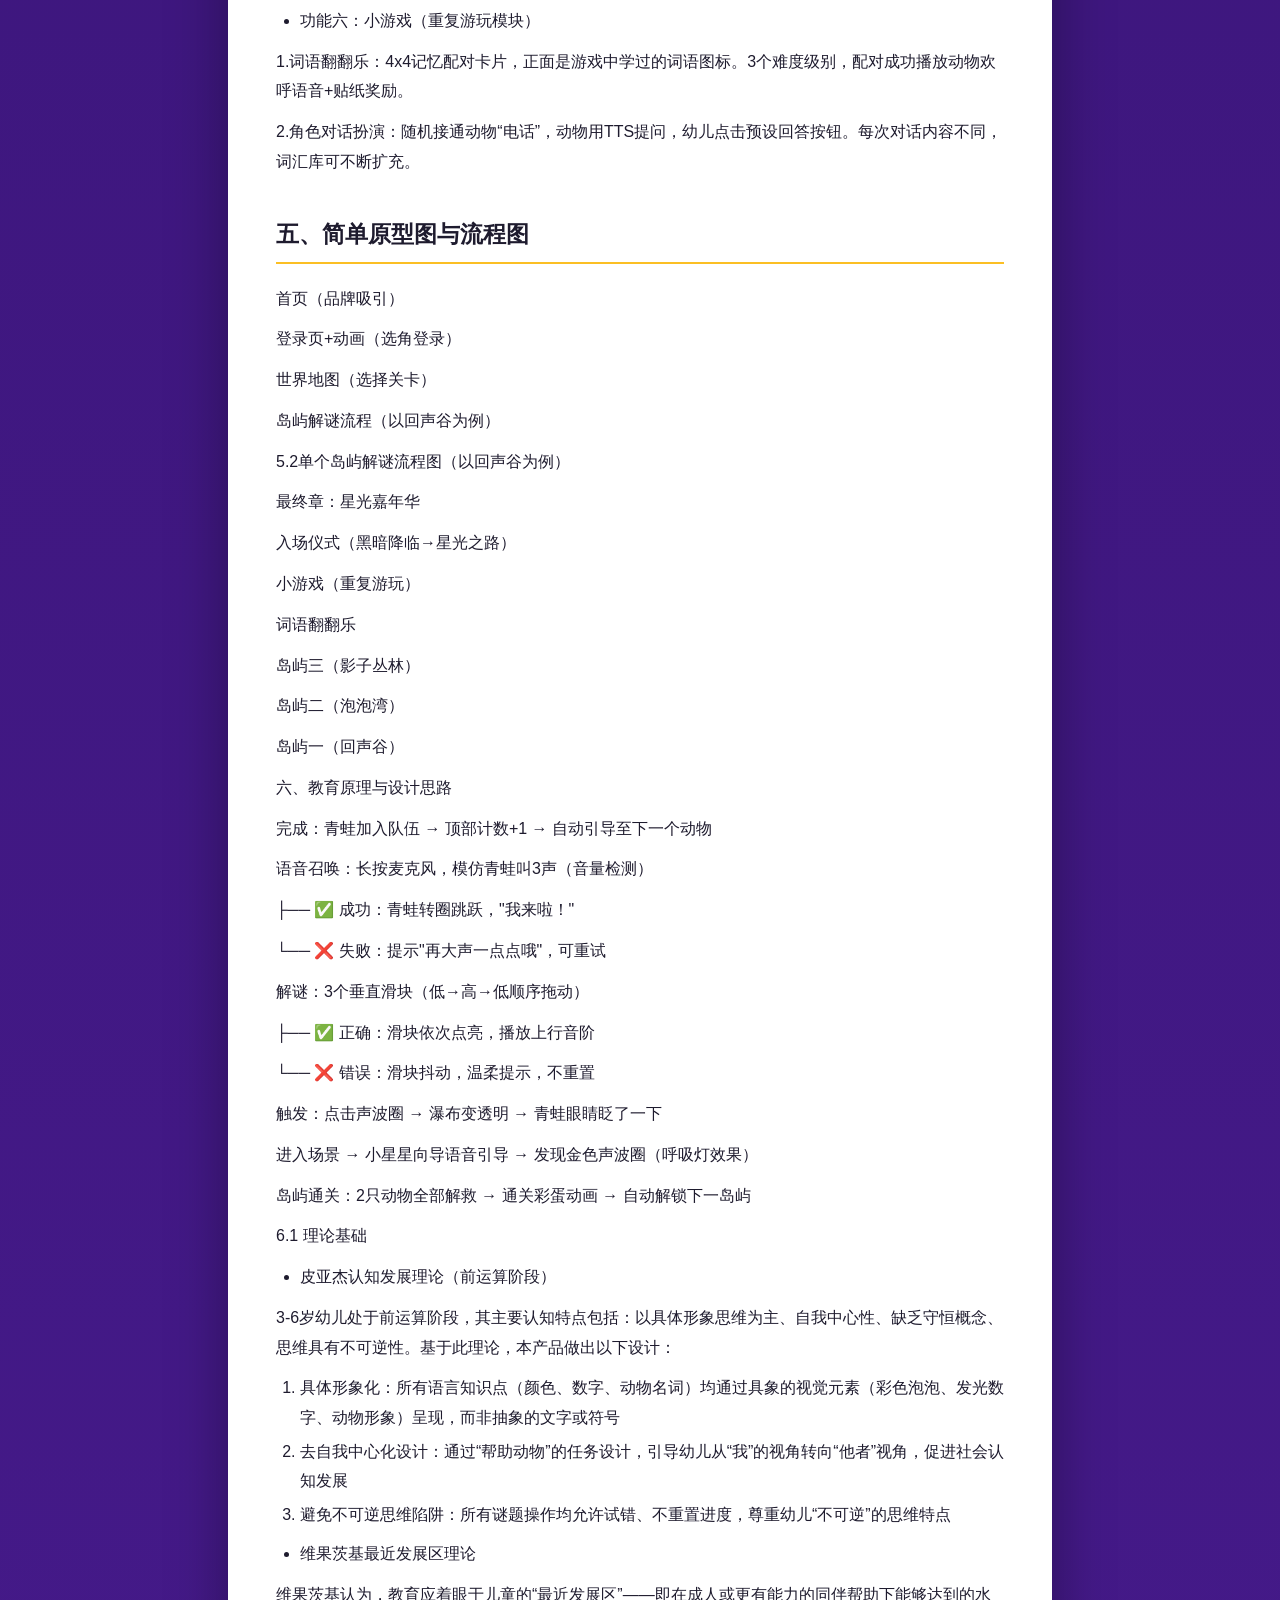
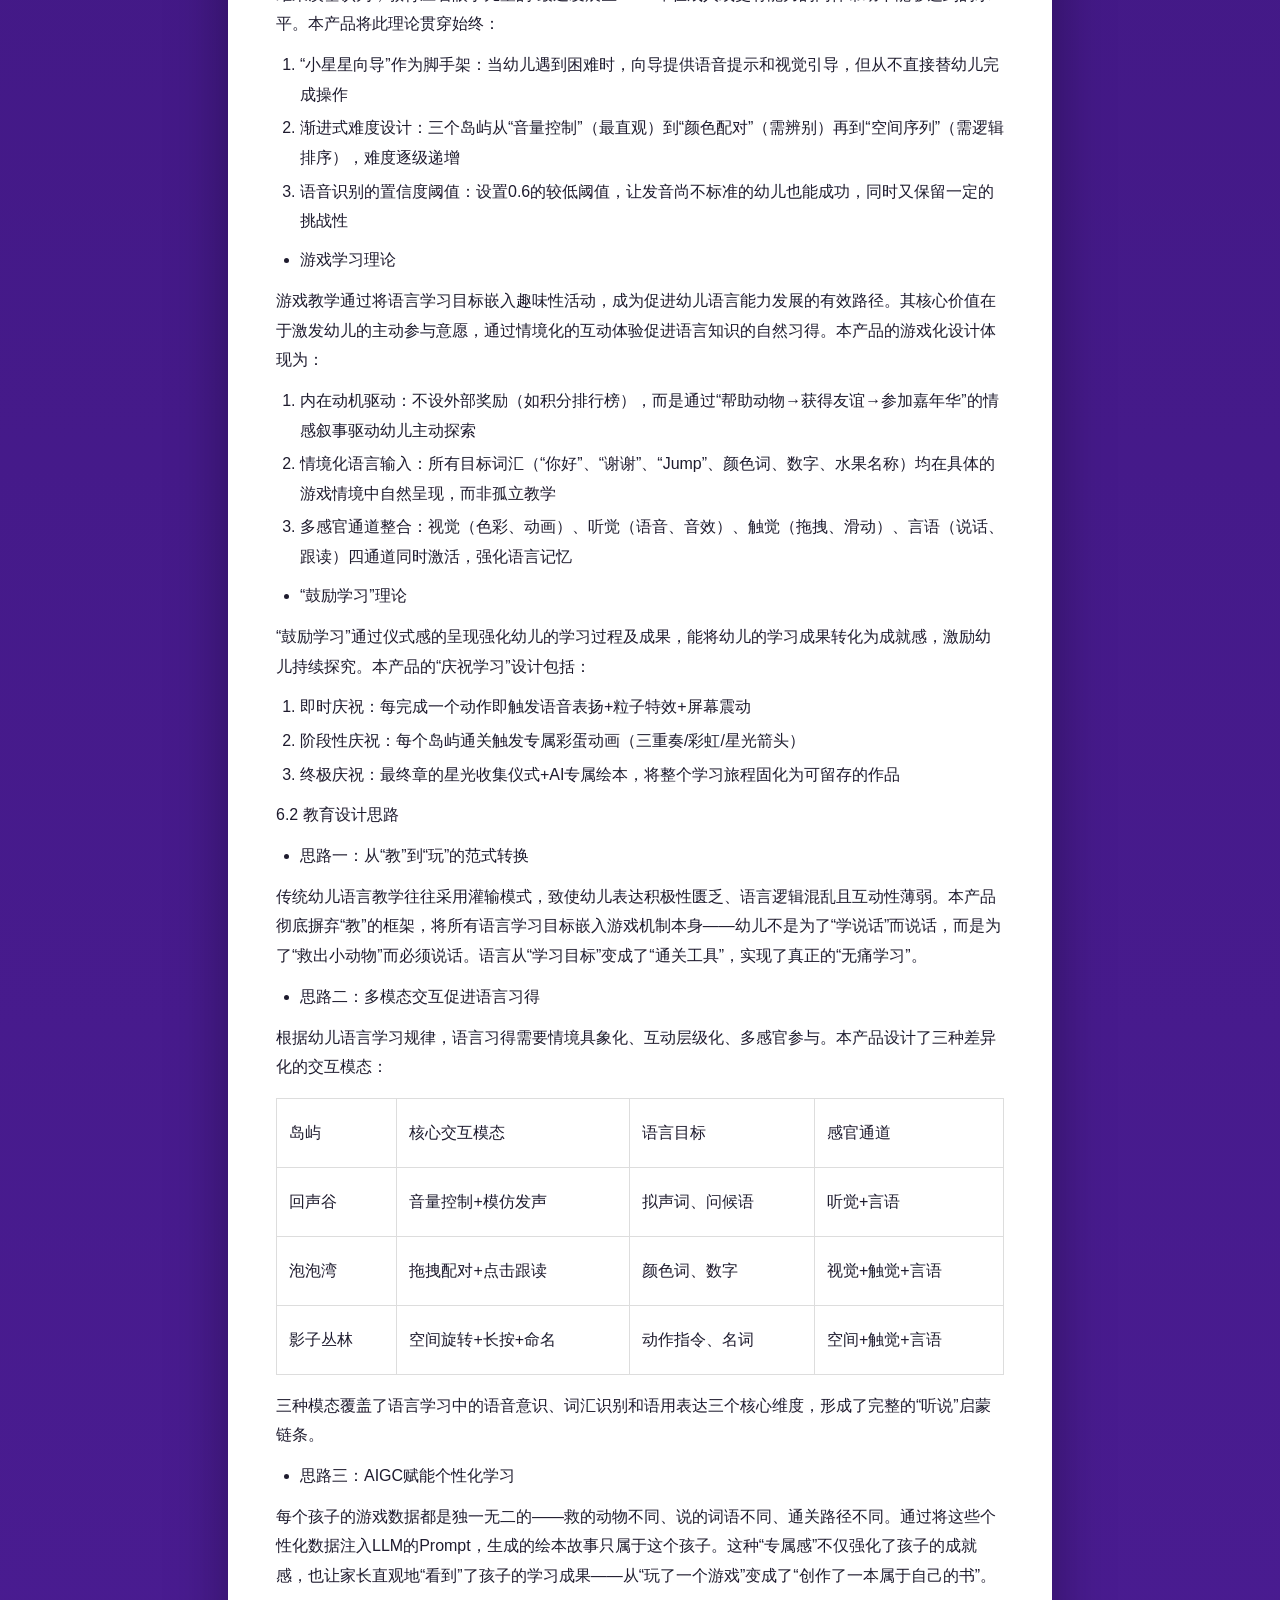
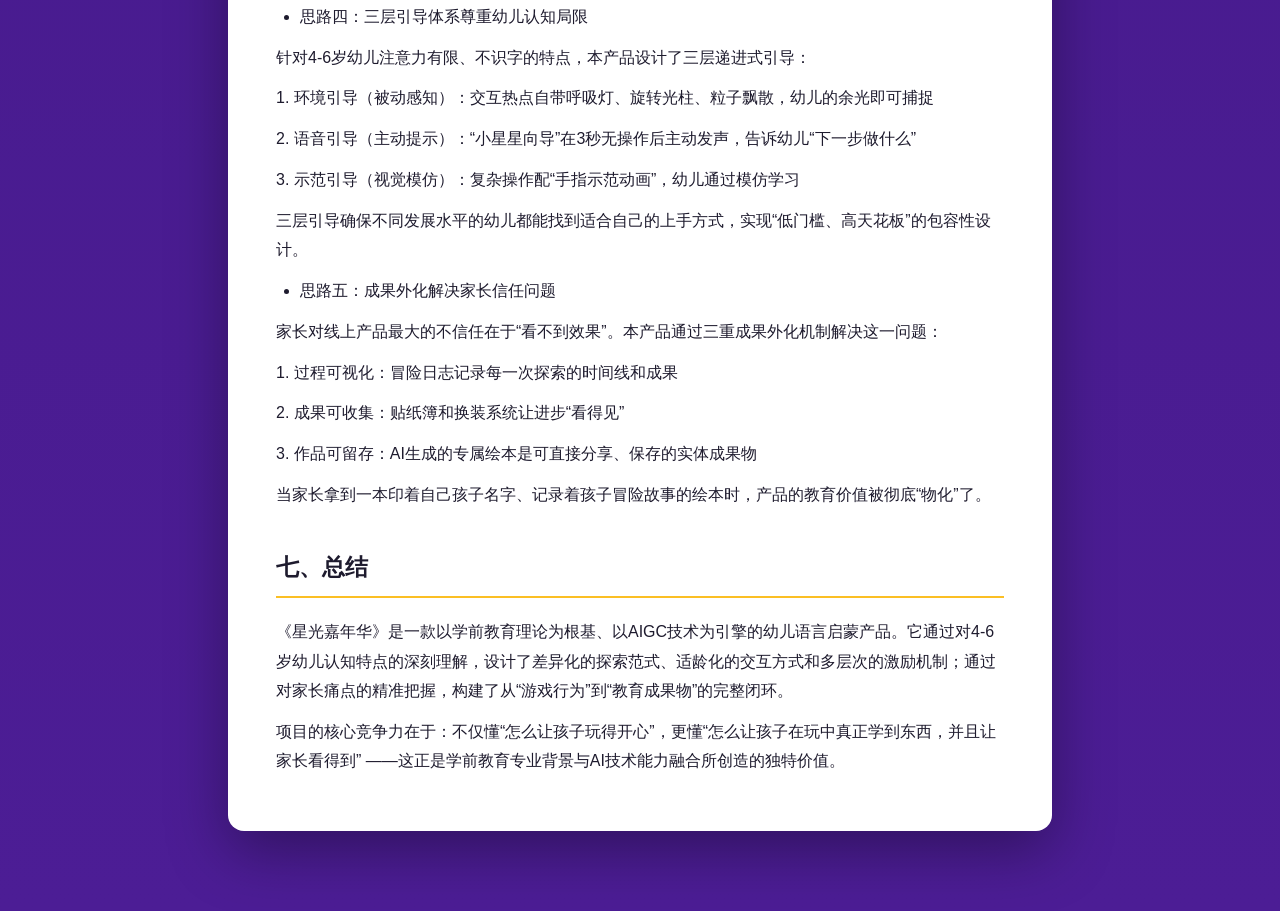
<file: doc08.html>
<!DOCTYPE html>
<html lang="zh-CN">
<head>
<meta charset="UTF-8">
<meta name="viewport" content="width=device-width, initial-scale=1.0">
<title>星光嘉年华设计方案</title>
<style>
  :root{
    --purple-deep:#2e1065; --purple-dark:#4c1d95; --purple:#7c3aed;
    --cream:#fdf6ec; --dark:#1e1b2e; --yellow:#FBBF24;
  }
  *{box-sizing:border-box}
  body{margin:0;font-family:-apple-system,BlinkMacSystemFont,"Segoe UI","PingFang SC","Hiragino Sans GB","Microsoft YaHei",sans-serif;
    background:linear-gradient(180deg,var(--purple-deep),var(--purple-dark));color:var(--dark);min-height:100vh}
  .topbar{position:sticky;top:0;z-index:20;display:flex;align-items:center;gap:14px;
    padding:14px 22px;background:rgba(30,27,46,.85);backdrop-filter:blur(8px);color:#fff}
  .back{display:inline-flex;align-items:center;gap:6px;text-decoration:none;color:#fff;
    background:var(--purple);border:2px solid #fff;border-radius:999px;padding:6px 14px;font-size:14px;font-weight:600;transition:.2s}
  .back:hover{background:var(--yellow);color:var(--dark);border-color:var(--yellow)}
  .topbar h1{font-size:18px;margin:0;font-weight:800;letter-spacing:.5px}
  .wrap{max-width:860px;margin:26px auto 80px;padding:0 18px}
  .paper{background:#fff;border-radius:16px;box-shadow:0 20px 60px rgba(0,0,0,.35);padding:44px 48px;line-height:1.85;font-size:16px}
  .paper h1{font-size:30px;line-height:1.4}
  .paper h2{font-size:23px;margin-top:1.6em;padding-bottom:.3em;border-bottom:2px solid var(--yellow)}
  .paper h3{font-size:19px;margin-top:1.4em}
  .paper h4{font-size:16.5px}
  .paper p{margin:.7em 0}
  .paper ul,.paper ol{margin:.6em 0;padding-left:1.5em}
  .paper li{margin:.25em 0}
  .paper img{max-width:100%;height:auto;border-radius:8px}
  .paper table{border-collapse:collapse;width:100%;margin:1em 0}
  .paper th,.paper td{border:1px solid #ddd;padding:8px 12px;text-align:left}
  .paper th{background:#f6f0ff}
  .paper blockquote{border-left:4px solid var(--purple);margin:1em 0;padding:.3em 1em;background:#faf7ff}
  .paper a{color:var(--purple)}
  @media(max-width:640px){.paper{padding:26px 20px}.topbar h1{font-size:15px}}
</style>
</head>
<body>
  <div class="topbar">
    <a class="back" href="../index.html#docs">← 返回产品文档</a>
    <h1>星光嘉年华设计方案</h1>
  </div>
  <div class="wrap">
    <article class="paper">
<h1>《星光嘉年华》——AI驱动的幼儿语言启蒙交互游戏设计方案</h1><h2>一、项目概述</h2><p>《星光嘉年华》是一款面向4-6岁学龄前儿童的沉浸式语言启蒙探险游戏，将学前教育专业理论与AIGC技术深度融合，以“冒险岛探索+密室逃脱式解谜+多模态交互”为核心玩法，通过视、听、触、说四种感官通道，帮助幼儿在游戏化情境中自然习得词汇与句型。项目最大的创新点在于构建了 “游戏行为→AIGC内容生成” 的数据闭环：幼儿在三个岛屿中的每一次探索、每一次语音互动、每一个成功解救的动物，将短暂的娱乐行为转化为可留存、可分享的教育成果物。</p><h2>二、痛点分析</h2><p>2.1 市场层面痛点</p><ul><li>痛点一：AI儿童产品“叫好不叫座”，体验落差大</li></ul><p>2024年我国AI玩具市场规模达246亿元，预计2025年将增至290亿元，上半年销量环比激增6倍。然而，一边是资本追捧与销售火爆，一边是用户体验落差与“吃灰”风险。许多产品号称“能陪聊、会教学、懂情绪”，实际使用中却频繁答非所问、对话生硬。同质化严重、互动功能弱等问题让不少家长感到失望。</p><ul><li>痛点二：产品缺乏教育科学性，家长不信任</li></ul><p>约66%的受访家长在为幼儿选择线上学习产品时十分迷茫或谨慎。近46%的家长认为市场上的产品内容缺乏创新性、互相模仿；38%认为娱乐成分过大、实质教育内容少、几乎没有教育理念和科学性。家长特别强调产品应具备趣味性、互动性、教育理念清晰、能够因材施教。</p><ul><li>痛点三：幼儿数字产品“成人化设计”，不符合儿童认知规律</li></ul><p>多数产品没有针对幼儿发展特点进行设计。3-6岁儿童的注意力持续时间本就有限，外界一点小小的干扰就能让他们转移兴趣。然而许多产品仍以大量文字说明、复杂的操作路径和单调的反馈机制面向幼儿，导致孩子无法独立上手，必须家长全程陪同。</p><ul><li>痛点四：学习成果难以外化，家长“看不到效果”</li></ul><p>家长认为线上产品的优点主要是方便、有趣，但极少提到内容优秀，“孩子在使用后，开心放松一下，没有学到实质性的内容”。产品的教育价值无法被直观感知，导致家长付费意愿低、产品留存率差。</p><p>2.2 用户层面痛点（来自本产品用户测试反馈）</p><table><tr><td><p>痛点编号</p></td><td><p>具体问题</p></td><td><p>影响</p></td></tr><tr><td><p>P1</p></td><td><p>剧情碎片化，无完整沉浸式故事线 </p></td><td><p>幼儿难以理解“为什么要去下一个岛”，缺乏持续探索动力</p></td></tr><tr><td><p>P2</p></td><td><p>通关仅文字提示，无夸张动画、欢快音效、专属角色夸奖</p></td><td><p>低龄幼儿成就感弱，重复游玩意愿低</p></td></tr><tr><td><p>P3</p></td><td><p>大量文字无语音旁白、无动画引导、无角色示范</p></td><td><p>幼儿看不懂文字，完全不知道点哪里，必须家长全程陪同</p></td></tr><tr><td><p>P4</p></td><td><p>终章后无重复游玩内容</p></td><td><p>单次体验后产品被搁置，缺乏长期粘性</p></td></tr></table><h2>三、用户画像</h2><p>3.1 直接使用者：3-6岁幼儿</p><table><tr><td><p>维度</p></td><td><p>特征描述</p></td></tr><tr><td><p>年龄</p></td><td><p>3-6岁（学龄前阶段）</p></td></tr><tr><td><p>认知特点</p></td><td><p>具体形象思维为主，注意力持续时间有限（3岁约5-8分钟，6岁约15-20分钟）；以游戏为基本活动；语言处于快速发展期，需大量情境化输入与输出</p></td></tr><tr><td><p>行为特征</p></td><td><p>喜欢模仿、探索和重复；对色彩鲜艳、有声音和动画的内容高度敏感；对"专属感"和"成就感"有强烈需求</p></td></tr><tr><td><p>操作能力</p></td><td><p>不具备文字阅读能力；具备基础的点按、拖拽、滑动等触屏操作能力；部分具备语音交互经验</p></td></tr></table><p>3.2 决策者与管理者：家长（25-40岁）</p><table><tr><td><p>维度</p></td><td><p>特征描述</p></td></tr><tr><td><p>人群画像</p></td><td><p>主要分布在一、二线城市，白领及以上人群，家庭年收入20-60万元</p></td></tr><tr><td><p>核心需求</p></td><td><p>希望产品兼具趣味性和教育科学性；希望孩子能独立使用，解放家长时间；希望学习成果可感知、可量化</p></td></tr><tr><td><p>主要担忧</p></td><td><p>担心影响视力发育；担心产品内容质量低劣；担心碎片化知识缺乏系统性</p></td></tr><tr><td><p>消费特征</p></td><td><p>月均教育产品支出约850元；对品牌专业度与口碑的信任度是购买决策的关键因素</p><p>《星光嘉年华》核心功能架构</p></td></tr></table><p>四、核心功能描述</p><p>用户系统</p><p>无密码点选式登录（多玩家管理）</p><p>   家长管理后台（进度查看/账号管理）</p><p>最终章：星光嘉年华入场仪式（黑暗降临→星光之路）</p><p>三大主题岛屿（主线探险）回声谷（听觉探索，2只动物）</p><p>      小青蛙：音高排序滑块 → 模仿蛙叫</p><p>      小鹦鹉：双指摩擦解谜 → 大声喊"你好"</p><p>4.1功能总览</p><p>激励与收集：系统星光贴纸簿</p><p>小游戏词语翻翻乐（记忆配对）给动物好朋友打电话</p><p>4.2 核心功能详解</p><ul><li>功能一：适龄化多玩家登录系统</li></ul><p>设计目标：让3岁幼儿无需家长协助即可自主进入游戏。</p><p>实现方式：</p><ol><li>采用“选头像+点名字”的点选式登录，无需输入密码</li><li>每个玩家以动物头像+昵称的卡片形式展示</li><li>支持家庭内多名儿童独立保存游戏进度</li><li>家长可通过底部入口管理账号与重置进度</li></ol><ul><li>功能二：三大主题岛屿·差异化探索范式</li></ul><p>基于4-6岁幼儿的前运算阶段认知特点，设计三种截然不同的探索体验：</p><ol><li>回声谷（听觉探索） ：以“音量”为核心交互。幼儿通过点击水面声波圈触发谜题，完成“低-高-低”音高排序后，再通过模仿青蛙叫声（音量检测）和大声喊“你好”（关键词识别）来解救动物。右侧音量条实时反馈说话音量。</li><li>泡泡湾（视觉配对） ：以“拖拽与颜色匹配”为核心交互。幼儿需拖拽彩色圆钮到对应颜色的珊瑚洞口完成配对，滑动2x2拼图复原画笔，通过双指捏合或吹气解救隐藏动物。</li><li>影子丛林（空间序列） ：以“空间旋转与顺序操作”为核心交互。幼儿通过双指旋转视角寻找荧光爪印，逆时针旋转旋钮解救猴子，长按树懒肚子5秒（培养延迟满足能力）通关。</li></ol><ul><li>功能三：全语音引导与容错系统</li></ul><p>设计目标：让不识字的孩子也能独立完成游戏。</p><p>实现方式：</p><ol><li>所有文字提示均配TTS语音旁白（语速放慢至0.9倍）</li><li>小星星向导”角色全程陪伴：3秒无操作自动引导</li><li>复杂操作配“手指示范动画”（半透明手指演示）</li><li>语音识别设置置信度阈值0.6 + 点击降级方案</li><li>操作失败不扣生命值，仅温柔提示</li></ol><ul><li>功能四：三重激励系统</li></ul><table><tr><td><p>激励层级</p></td><td><p>形式</p></td><td><p>触发时机</p></td></tr><tr><td><p>即时激励</p></td><td><p>角色专属语音 + 炫彩粒子 + 屏幕震动</p></td><td><p>每成功完成一个动作</p></td></tr><tr><td><p>中期激励</p></td><td><p>星光贴纸（可收集、可点击播放语音）</p></td><td><p>每解救一只动物</p></td></tr><tr><td><p>终极激励</p></td><td><p>AI专属绘本（含孩子名字+动物列表）</p></td><td><p>通关后生成</p></td></tr></table><ul><li>功能五：AIGC个性化绘本生成</li></ul><p>设计目标：将游戏行为转化为可留存、可分享的教育成果物。</p><p>实现流程：</p><p>1. 数据收集：系统自动记录玩家姓名、解救动物列表、说出的关键词、游玩时长</p><p>2. Prompt构建：将数据动态填充至预设Prompt模板</p><p>4. 多模态输出：AI配图 + TTS语音旁白</p><p>5. 分享与保存：支持在线阅读、分享给家长、保存到相册</p><ul><li>功能六：小游戏（重复游玩模块）</li></ul><p>1.词语翻翻乐：4x4记忆配对卡片，正面是游戏中学过的词语图标。3个难度级别，配对成功播放动物欢呼语音+贴纸奖励。</p><p>2.角色对话扮演：随机接通动物“电话”，动物用TTS提问，幼儿点击预设回答按钮。每次对话内容不同，词汇库可不断扩充。</p><h2>五、简单原型图与流程图</h2><p>首页（品牌吸引）</p><p>登录页+动画（选角登录）</p><p>世界地图（选择关卡）</p><p>岛屿解谜流程（以回声谷为例）</p><p>5.2单个岛屿解谜流程图（以回声谷为例）</p><p>最终章：星光嘉年华</p><p> 入场仪式（黑暗降临→星光之路）</p><p>小游戏（重复游玩）</p><p>词语翻翻乐</p><p>岛屿三（影子丛林）</p><p>岛屿二（泡泡湾）</p><p>岛屿一（回声谷）</p><p>六、教育原理与设计思路</p><p>完成：青蛙加入队伍 → 顶部计数+1 → 自动引导至下一个动物</p><p>语音召唤：长按麦克风，模仿青蛙叫3声（音量检测）</p><p>    ├── ✅ 成功：青蛙转圈跳跃，"我来啦！"</p><p>    └── ❌ 失败：提示"再大声一点点哦"，可重试</p><p>解谜：3个垂直滑块（低→高→低顺序拖动）</p><p>    ├── ✅ 正确：滑块依次点亮，播放上行音阶</p><p>    └── ❌ 错误：滑块抖动，温柔提示，不重置</p><p>触发：点击声波圈 → 瀑布变透明 → 青蛙眼睛眨了一下</p><p>进入场景 → 小星星向导语音引导 → 发现金色声波圈（呼吸灯效果）</p><p>岛屿通关：2只动物全部解救 → 通关彩蛋动画 → 自动解锁下一岛屿</p><p>6.1 理论基础</p><ul><li>皮亚杰认知发展理论（前运算阶段）</li></ul><p>3-6岁幼儿处于前运算阶段，其主要认知特点包括：以具体形象思维为主、自我中心性、缺乏守恒概念、思维具有不可逆性。基于此理论，本产品做出以下设计：</p><ol><li>具体形象化：所有语言知识点（颜色、数字、动物名词）均通过具象的视觉元素（彩色泡泡、发光数字、动物形象）呈现，而非抽象的文字或符号</li><li>去自我中心化设计：通过“帮助动物”的任务设计，引导幼儿从“我”的视角转向“他者”视角，促进社会认知发展</li><li>避免不可逆思维陷阱：所有谜题操作均允许试错、不重置进度，尊重幼儿“不可逆”的思维特点</li></ol><ul><li>维果茨基最近发展区理论</li></ul><p>维果茨基认为，教育应着眼于儿童的“最近发展区”——即在成人或更有能力的同伴帮助下能够达到的水平。本产品将此理论贯穿始终：</p><ol><li>“小星星向导”作为脚手架：当幼儿遇到困难时，向导提供语音提示和视觉引导，但从不直接替幼儿完成操作</li><li>渐进式难度设计：三个岛屿从“音量控制”（最直观）到“颜色配对”（需辨别）再到“空间序列”（需逻辑排序），难度逐级递增</li><li>语音识别的置信度阈值：设置0.6的较低阈值，让发音尚不标准的幼儿也能成功，同时又保留一定的挑战性</li></ol><ul><li>游戏学习理论</li></ul><p>游戏教学通过将语言学习目标嵌入趣味性活动，成为促进幼儿语言能力发展的有效路径。其核心价值在于激发幼儿的主动参与意愿，通过情境化的互动体验促进语言知识的自然习得。本产品的游戏化设计体现为：</p><ol><li>内在动机驱动：不设外部奖励（如积分排行榜），而是通过“帮助动物→获得友谊→参加嘉年华”的情感叙事驱动幼儿主动探索</li><li>情境化语言输入：所有目标词汇（“你好”、“谢谢”、“Jump”、颜色词、数字、水果名称）均在具体的游戏情境中自然呈现，而非孤立教学</li><li>多感官通道整合：视觉（色彩、动画）、听觉（语音、音效）、触觉（拖拽、滑动）、言语（说话、跟读）四通道同时激活，强化语言记忆</li></ol><ul><li>“鼓励学习”理论</li></ul><p>“鼓励学习”通过仪式感的呈现强化幼儿的学习过程及成果，能将幼儿的学习成果转化为成就感，激励幼儿持续探究。本产品的“庆祝学习”设计包括：</p><ol><li>即时庆祝：每完成一个动作即触发语音表扬+粒子特效+屏幕震动</li><li>阶段性庆祝：每个岛屿通关触发专属彩蛋动画（三重奏/彩虹/星光箭头）</li><li>终极庆祝：最终章的星光收集仪式+AI专属绘本，将整个学习旅程固化为可留存的作品</li></ol><p>6.2 教育设计思路</p><ul><li>思路一：从“教”到“玩”的范式转换</li></ul><p>传统幼儿语言教学往往采用灌输模式，致使幼儿表达积极性匮乏、语言逻辑混乱且互动性薄弱。本产品彻底摒弃“教”的框架，将所有语言学习目标嵌入游戏机制本身——幼儿不是为了“学说话”而说话，而是为了“救出小动物”而必须说话。语言从“学习目标”变成了“通关工具”，实现了真正的“无痛学习”。</p><ul><li>思路二：多模态交互促进语言习得</li></ul><p>根据幼儿语言学习规律，语言习得需要情境具象化、互动层级化、多感官参与。本产品设计了三种差异化的交互模态：</p><table><tr><td><p>岛屿</p></td><td><p>核心交互模态</p></td><td><p>语言目标</p></td><td><p>感官通道</p></td></tr><tr><td><p>回声谷</p></td><td><p>音量控制+模仿发声</p></td><td><p>拟声词、问候语</p></td><td><p>听觉+言语</p></td></tr><tr><td><p>泡泡湾</p></td><td><p>拖拽配对+点击跟读</p></td><td><p>颜色词、数字</p></td><td><p>视觉+触觉+言语</p></td></tr><tr><td><p>影子丛林</p></td><td><p>空间旋转+长按+命名</p></td><td><p>动作指令、名词</p></td><td><p>空间+触觉+言语</p></td></tr></table><p>三种模态覆盖了语言学习中的语音意识、词汇识别和语用表达三个核心维度，形成了完整的“听说”启蒙链条。</p><ul><li>思路三：AIGC赋能个性化学习</li></ul><p>每个孩子的游戏数据都是独一无二的——救的动物不同、说的词语不同、通关路径不同。通过将这些个性化数据注入LLM的Prompt，生成的绘本故事只属于这个孩子。这种“专属感”不仅强化了孩子的成就感，也让家长直观地“看到”了孩子的学习成果——从“玩了一个游戏”变成了“创作了一本属于自己的书”。</p><ul><li>思路四：三层引导体系尊重幼儿认知局限</li></ul><p>针对4-6岁幼儿注意力有限、不识字的特点，本产品设计了三层递进式引导：</p><p>1. 环境引导（被动感知）：交互热点自带呼吸灯、旋转光柱、粒子飘散，幼儿的余光即可捕捉</p><p>2. 语音引导（主动提示）：“小星星向导”在3秒无操作后主动发声，告诉幼儿“下一步做什么”</p><p>3. 示范引导（视觉模仿）：复杂操作配“手指示范动画”，幼儿通过模仿学习</p><p>三层引导确保不同发展水平的幼儿都能找到适合自己的上手方式，实现“低门槛、高天花板”的包容性设计。</p><ul><li>思路五：成果外化解决家长信任问题</li></ul><p>家长对线上产品最大的不信任在于“看不到效果”。本产品通过三重成果外化机制解决这一问题：</p><p>1. 过程可视化：冒险日志记录每一次探索的时间线和成果</p><p>2. 成果可收集：贴纸簿和换装系统让进步“看得见”</p><p>3. 作品可留存：AI生成的专属绘本是可直接分享、保存的实体成果物</p><p>当家长拿到一本印着自己孩子名字、记录着孩子冒险故事的绘本时，产品的教育价值被彻底“物化”了。</p><h2>七、总结</h2><p>《星光嘉年华》是一款以学前教育理论为根基、以AIGC技术为引擎的幼儿语言启蒙产品。它通过对4-6岁幼儿认知特点的深刻理解，设计了差异化的探索范式、适龄化的交互方式和多层次的激励机制；通过对家长痛点的精准把握，构建了从“游戏行为”到“教育成果物”的完整闭环。</p><p>项目的核心竞争力在于：不仅懂“怎么让孩子玩得开心”，更懂“怎么让孩子在玩中真正学到东西，并且让家长看得到” ——这正是学前教育专业背景与AI技术能力融合所创造的独特价值。</p>
    </article>
  </div>
</body>
</html>
</file>
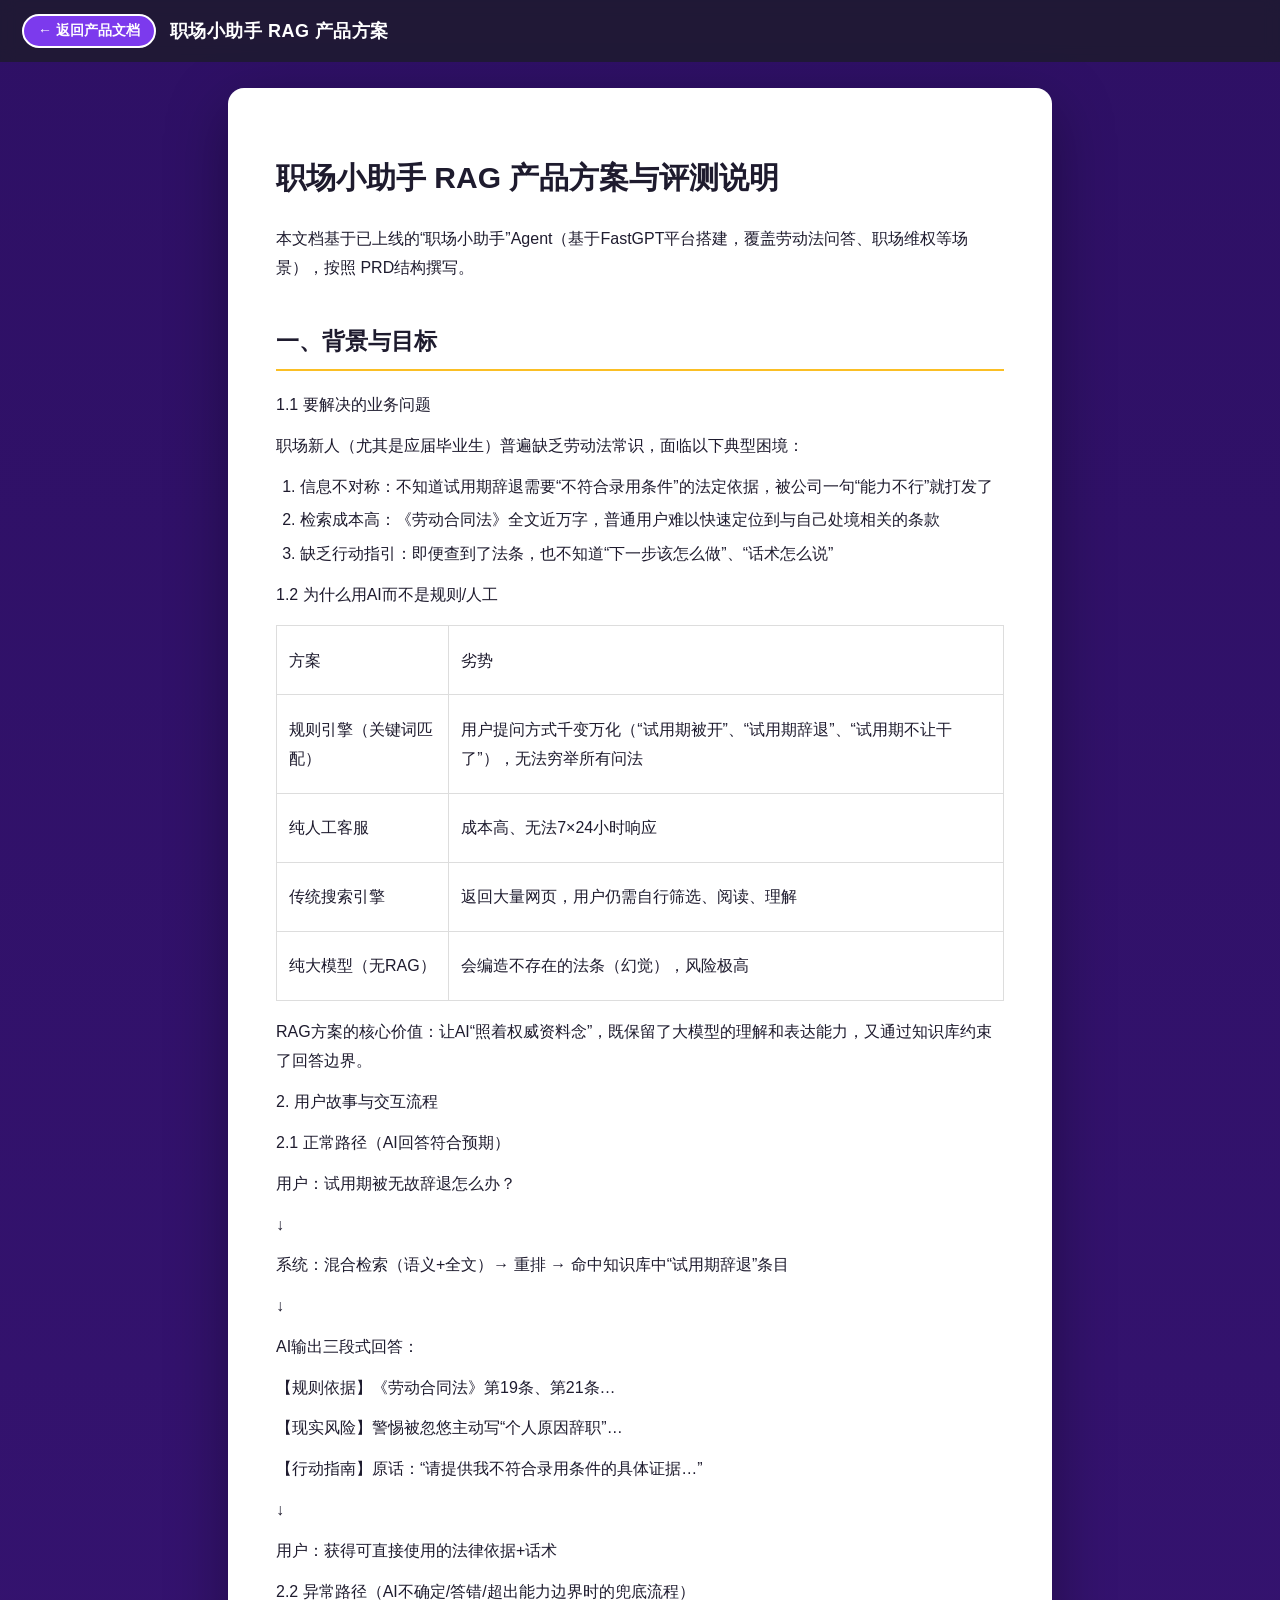
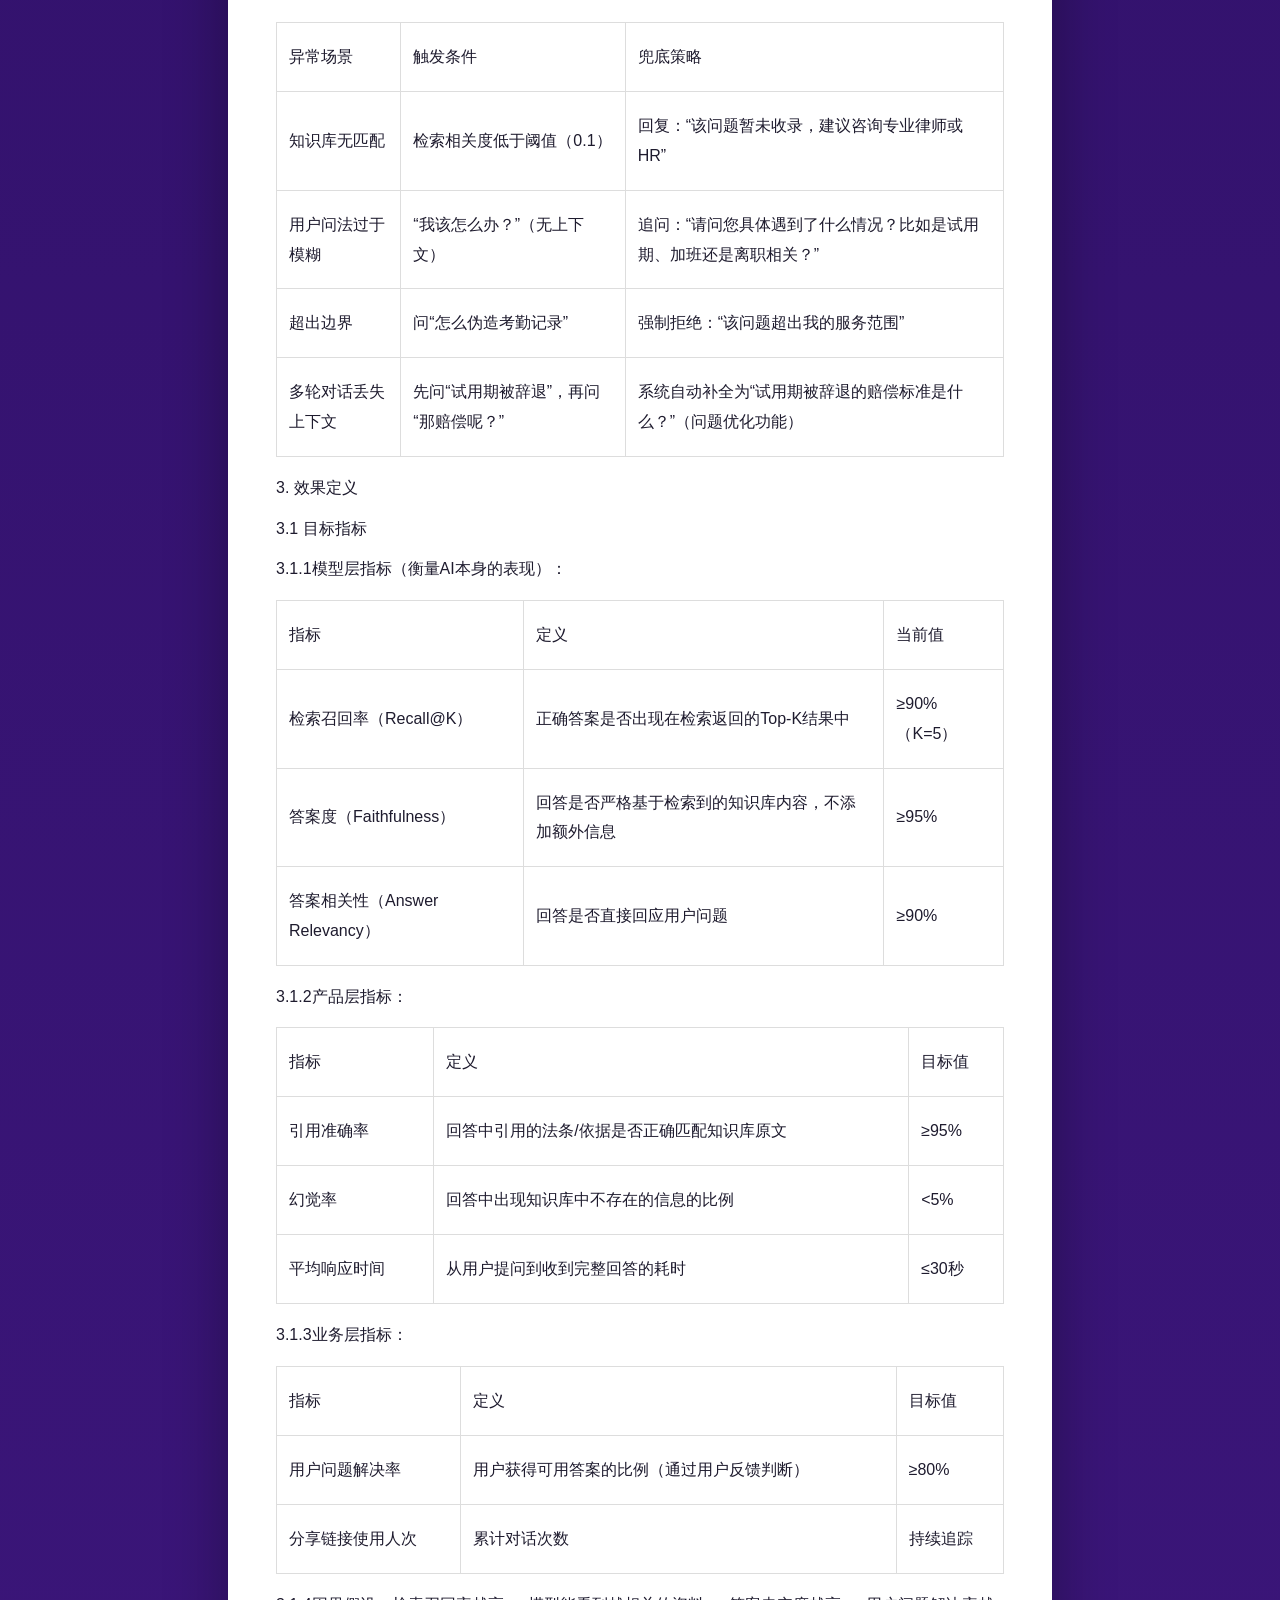
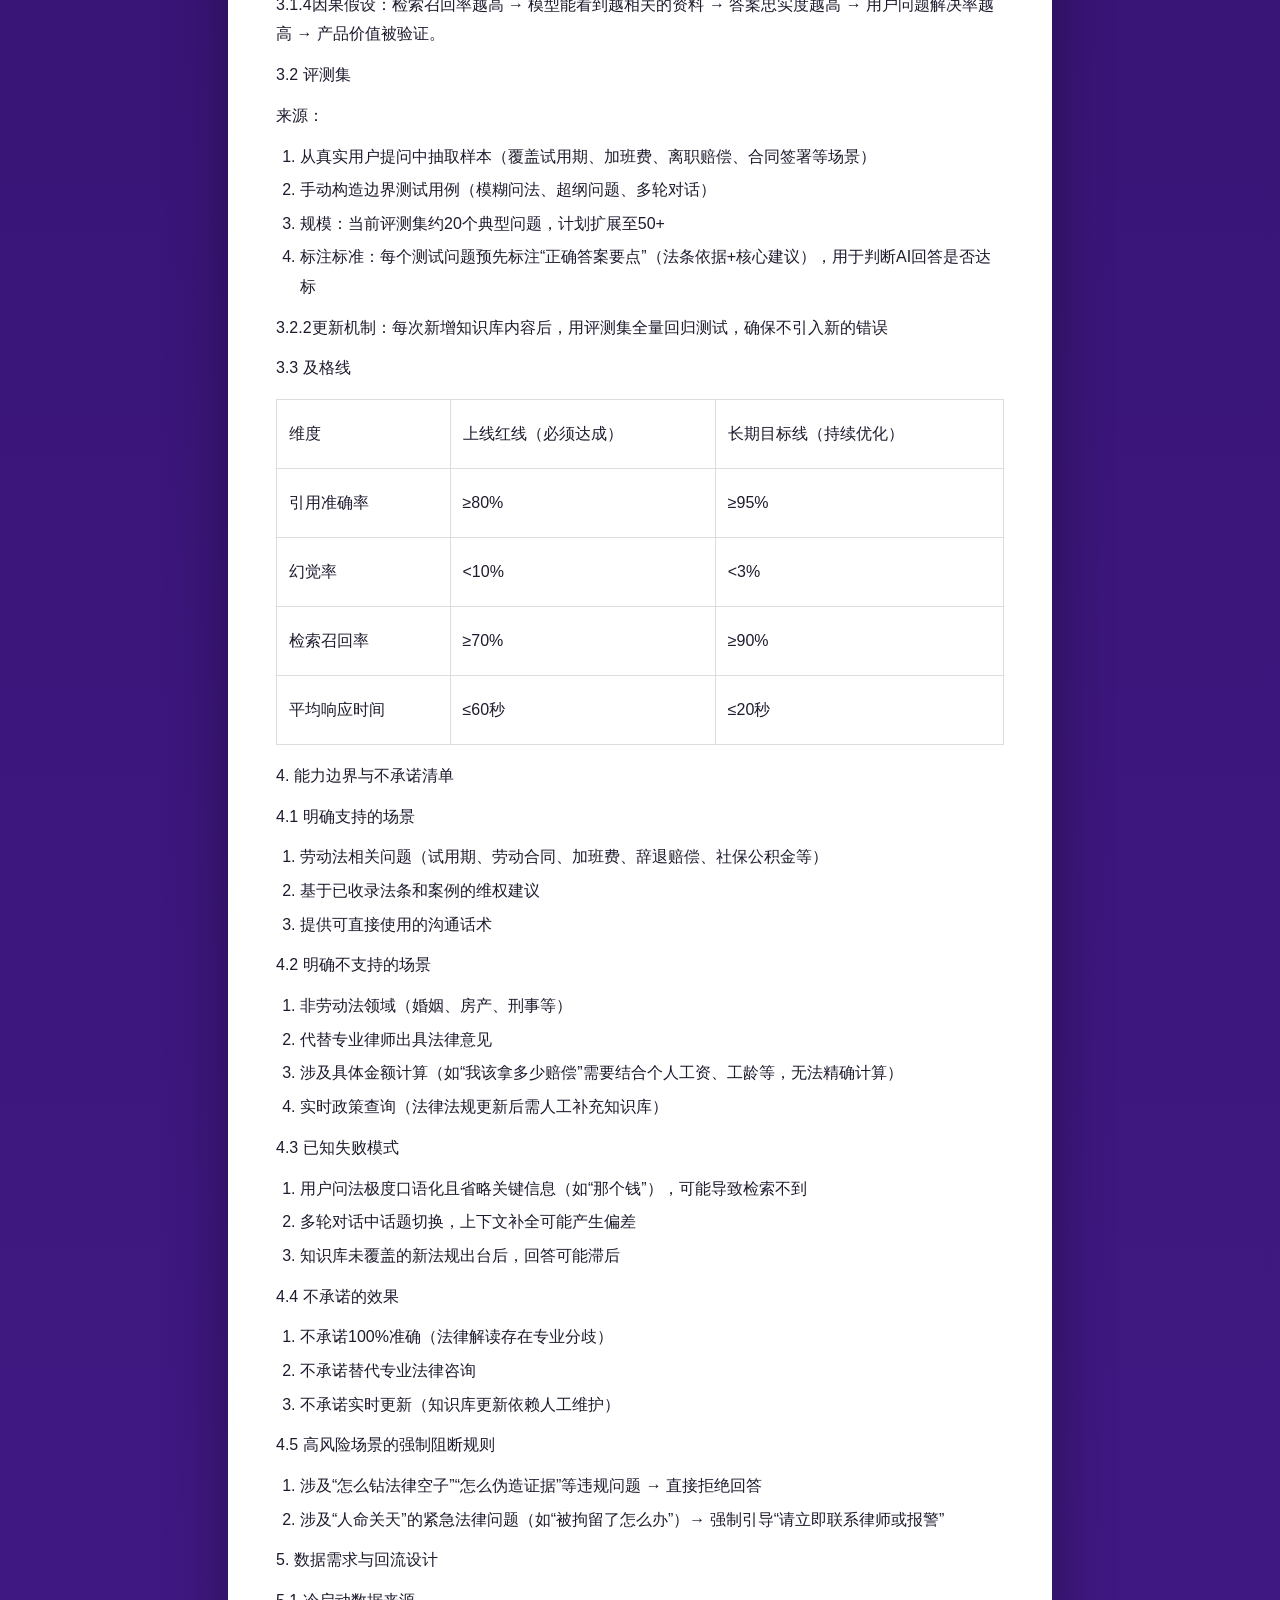
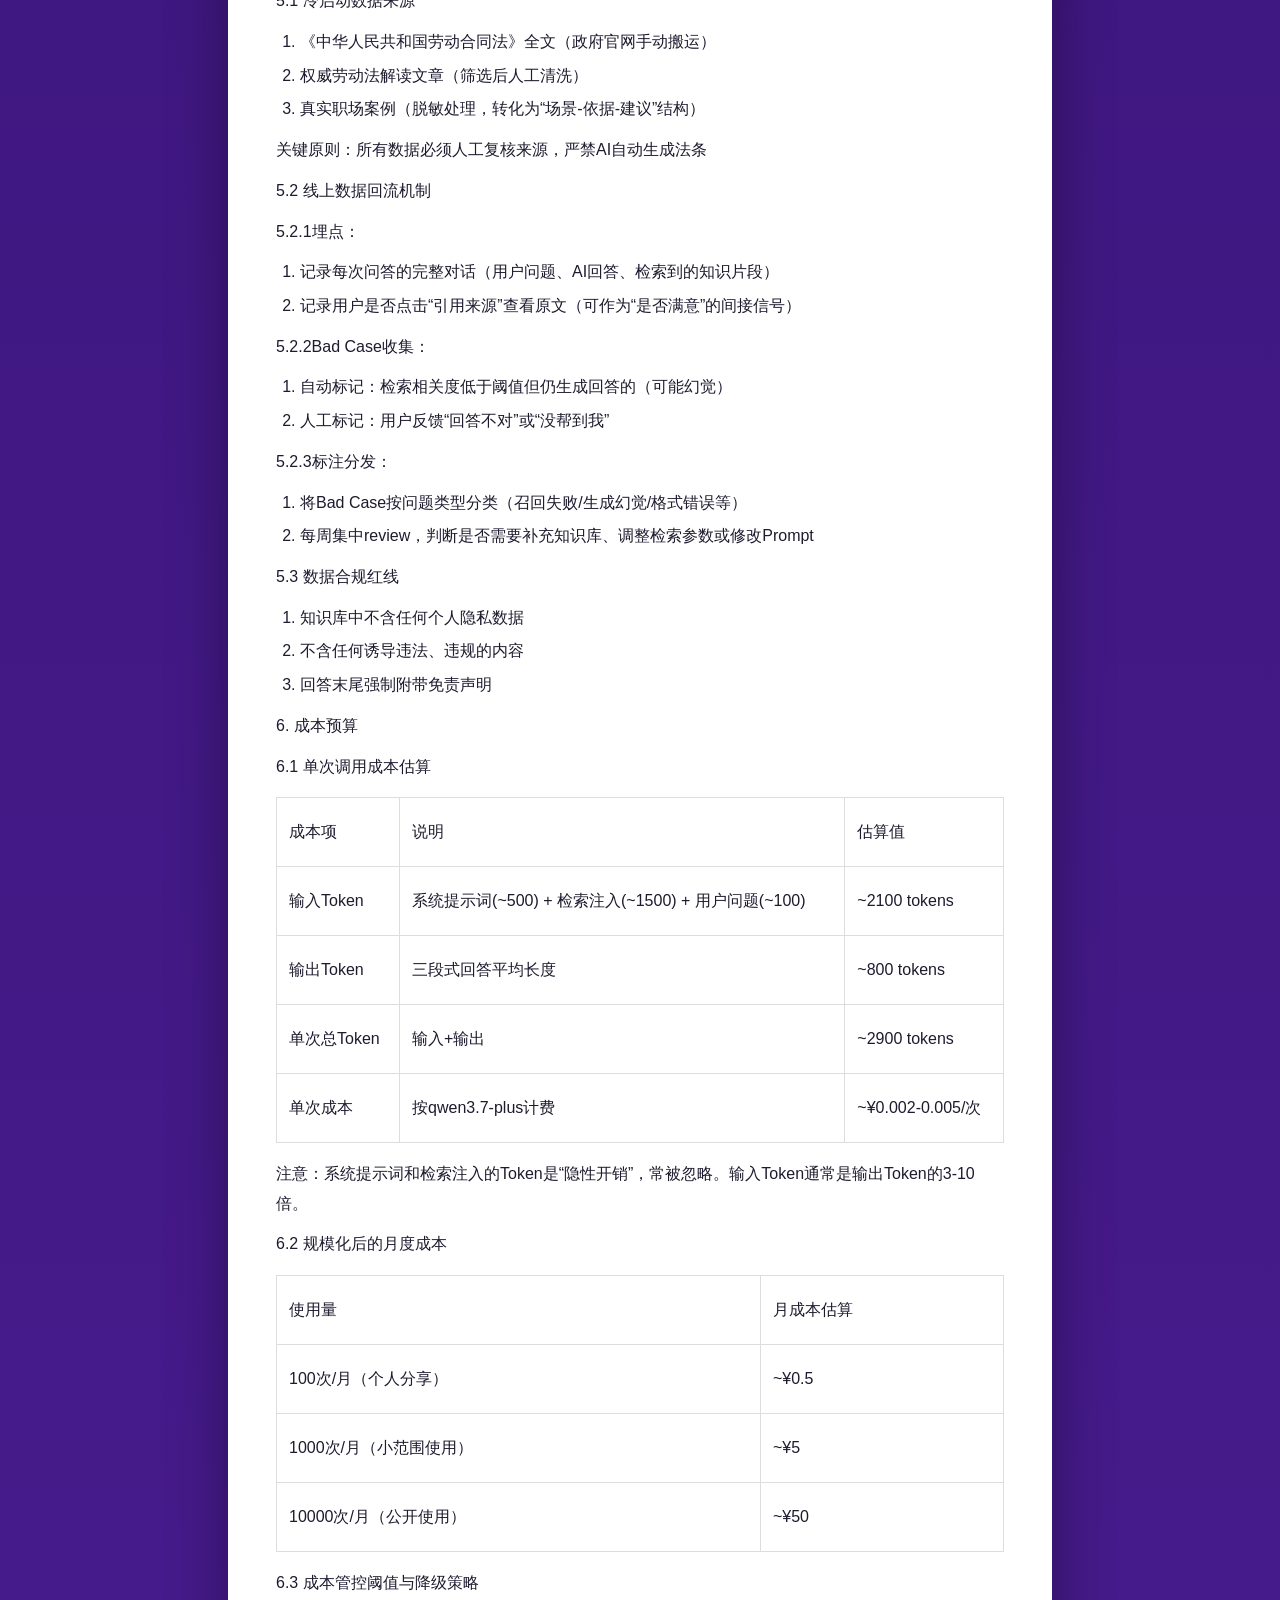
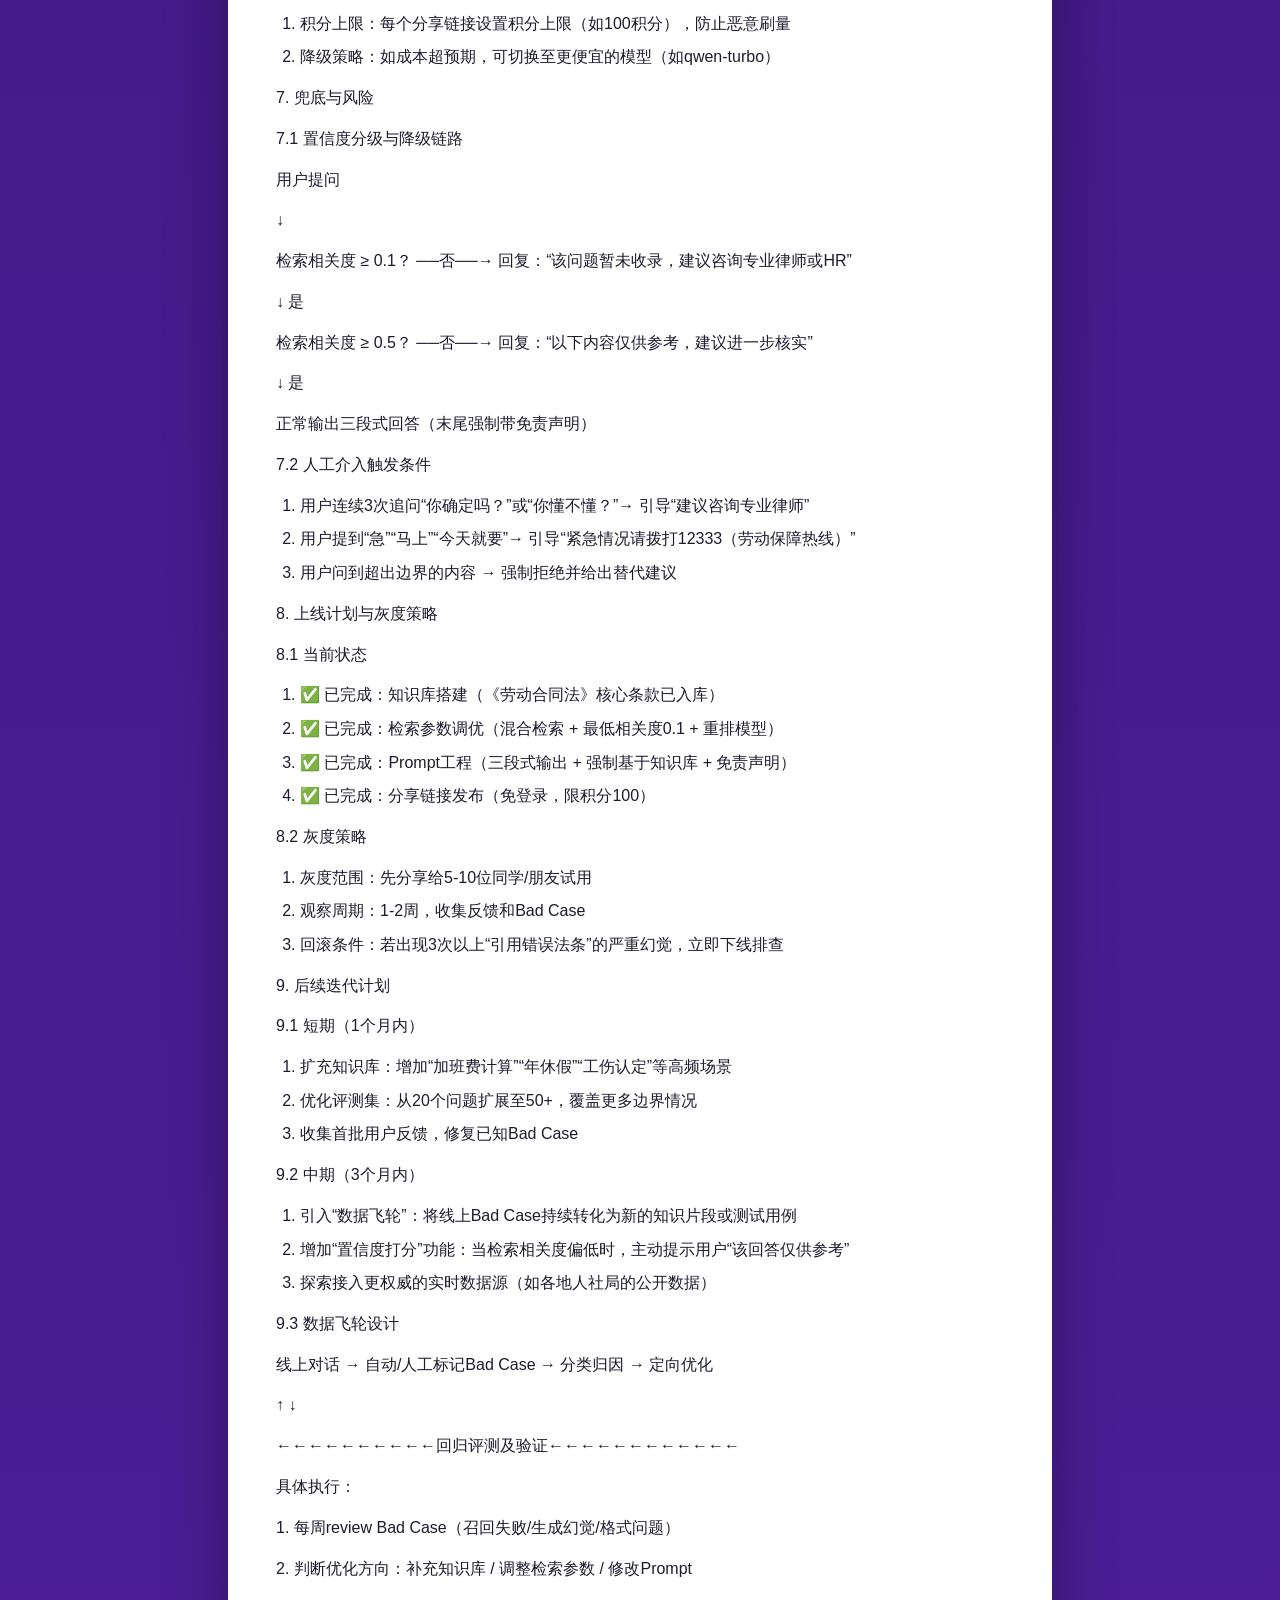
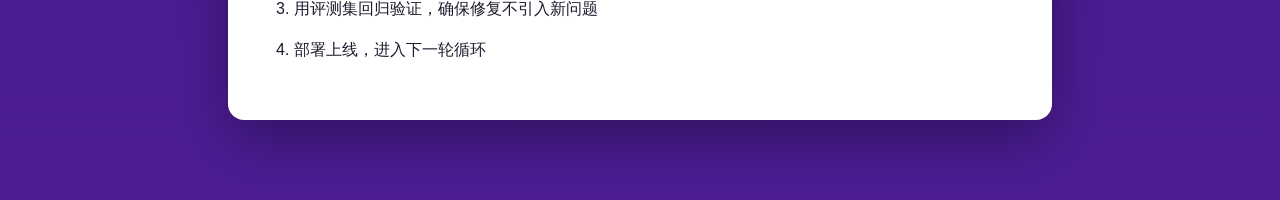
<file: doc09.html>
<!DOCTYPE html>
<html lang="zh-CN">
<head>
<meta charset="UTF-8">
<meta name="viewport" content="width=device-width, initial-scale=1.0">
<title>职场小助手 RAG 产品方案</title>
<style>
  :root{
    --purple-deep:#2e1065; --purple-dark:#4c1d95; --purple:#7c3aed;
    --cream:#fdf6ec; --dark:#1e1b2e; --yellow:#FBBF24;
  }
  *{box-sizing:border-box}
  body{margin:0;font-family:-apple-system,BlinkMacSystemFont,"Segoe UI","PingFang SC","Hiragino Sans GB","Microsoft YaHei",sans-serif;
    background:linear-gradient(180deg,var(--purple-deep),var(--purple-dark));color:var(--dark);min-height:100vh}
  .topbar{position:sticky;top:0;z-index:20;display:flex;align-items:center;gap:14px;
    padding:14px 22px;background:rgba(30,27,46,.85);backdrop-filter:blur(8px);color:#fff}
  .back{display:inline-flex;align-items:center;gap:6px;text-decoration:none;color:#fff;
    background:var(--purple);border:2px solid #fff;border-radius:999px;padding:6px 14px;font-size:14px;font-weight:600;transition:.2s}
  .back:hover{background:var(--yellow);color:var(--dark);border-color:var(--yellow)}
  .topbar h1{font-size:18px;margin:0;font-weight:800;letter-spacing:.5px}
  .wrap{max-width:860px;margin:26px auto 80px;padding:0 18px}
  .paper{background:#fff;border-radius:16px;box-shadow:0 20px 60px rgba(0,0,0,.35);padding:44px 48px;line-height:1.85;font-size:16px}
  .paper h1{font-size:30px;line-height:1.4}
  .paper h2{font-size:23px;margin-top:1.6em;padding-bottom:.3em;border-bottom:2px solid var(--yellow)}
  .paper h3{font-size:19px;margin-top:1.4em}
  .paper h4{font-size:16.5px}
  .paper p{margin:.7em 0}
  .paper ul,.paper ol{margin:.6em 0;padding-left:1.5em}
  .paper li{margin:.25em 0}
  .paper img{max-width:100%;height:auto;border-radius:8px}
  .paper table{border-collapse:collapse;width:100%;margin:1em 0}
  .paper th,.paper td{border:1px solid #ddd;padding:8px 12px;text-align:left}
  .paper th{background:#f6f0ff}
  .paper blockquote{border-left:4px solid var(--purple);margin:1em 0;padding:.3em 1em;background:#faf7ff}
  .paper a{color:var(--purple)}
  @media(max-width:640px){.paper{padding:26px 20px}.topbar h1{font-size:15px}}
</style>
</head>
<body>
  <div class="topbar">
    <a class="back" href="index.html#docs">← 返回产品文档</a>
    <h1>职场小助手 RAG 产品方案</h1>
  </div>
  <div class="wrap">
    <article class="paper">
<h1>职场小助手 RAG 产品方案与评测说明</h1><p>本文档基于已上线的“职场小助手”Agent（基于FastGPT平台搭建，覆盖劳动法问答、职场维权等场景），按照 PRD结构撰写。</p><h2>一、背景与目标</h2><p>1.1 要解决的业务问题</p><p>职场新人（尤其是应届毕业生）普遍缺乏劳动法常识，面临以下典型困境：</p><ol><li>信息不对称：不知道试用期辞退需要“不符合录用条件”的法定依据，被公司一句“能力不行”就打发了</li><li>检索成本高：《劳动合同法》全文近万字，普通用户难以快速定位到与自己处境相关的条款</li><li>缺乏行动指引：即便查到了法条，也不知道“下一步该怎么做”、“话术怎么说”</li></ol><p>1.2 为什么用AI而不是规则/人工</p><table><tr><td><p>方案</p></td><td><p>劣势</p></td></tr><tr><td><p>规则引擎（关键词匹配）</p></td><td><p>用户提问方式千变万化（“试用期被开”、“试用期辞退”、“试用期不让干了”），无法穷举所有问法</p></td></tr><tr><td><p>纯人工客服</p></td><td><p>成本高、无法7×24小时响应</p></td></tr><tr><td><p>传统搜索引擎</p></td><td><p>返回大量网页，用户仍需自行筛选、阅读、理解</p></td></tr><tr><td><p>纯大模型（无RAG）</p></td><td><p>会编造不存在的法条（幻觉），风险极高</p></td></tr></table><p>RAG方案的核心价值：让AI“照着权威资料念”，既保留了大模型的理解和表达能力，又通过知识库约束了回答边界。</p><p>2. 用户故事与交互流程</p><p>2.1 正常路径（AI回答符合预期）</p><p>用户：试用期被无故辞退怎么办？</p><p>  ↓</p><p>系统：混合检索（语义+全文）→ 重排 → 命中知识库中“试用期辞退”条目</p><p>  ↓</p><p>AI输出三段式回答：</p><p>  【规则依据】《劳动合同法》第19条、第21条…</p><p>  【现实风险】警惕被忽悠主动写“个人原因辞职”…</p><p>  【行动指南】原话：“请提供我不符合录用条件的具体证据…”</p><p>  ↓</p><p>用户：获得可直接使用的法律依据+话术</p><p>2.2 异常路径（AI不确定/答错/超出能力边界时的兜底流程）</p><table><tr><td><p>异常场景</p></td><td><p>触发条件</p></td><td><p>兜底策略</p></td></tr><tr><td><p>知识库无匹配</p></td><td><p>检索相关度低于阈值（0.1） </p></td><td><p>回复：“该问题暂未收录，建议咨询专业律师或HR”</p></td></tr><tr><td><p>用户问法过于模糊</p></td><td><p>“我该怎么办？”（无上下文）</p></td><td><p>追问：“请问您具体遇到了什么情况？比如是试用期、加班还是离职相关？”</p></td></tr><tr><td><p>超出边界</p></td><td><p>问“怎么伪造考勤记录”</p></td><td><p>强制拒绝：“该问题超出我的服务范围”</p></td></tr><tr><td><p>多轮对话丢失上下文</p></td><td><p>先问“试用期被辞退”，再问“那赔偿呢？”</p></td><td><p>系统自动补全为“试用期被辞退的赔偿标准是什么？”（问题优化功能）</p></td></tr></table><p>3. 效果定义</p><p>3.1 目标指标</p><p>3.1.1模型层指标（衡量AI本身的表现）：</p><table><tr><td><p>指标</p></td><td><p>定义</p></td><td><p>当前值</p></td></tr><tr><td><p>检索召回率（Recall@K）</p></td><td><p>正确答案是否出现在检索返回的Top-K结果中</p></td><td><p>≥90%（K=5）</p></td></tr><tr><td><p>答案度（Faithfulness）</p></td><td><p>回答是否严格基于检索到的知识库内容，不添加额外信息</p></td><td><p>≥95%</p></td></tr><tr><td><p>答案相关性（Answer Relevancy）</p></td><td><p>回答是否直接回应用户问题</p></td><td><p>≥90%</p></td></tr></table><p>3.1.2产品层指标：</p><table><tr><td><p>指标</p></td><td><p>定义</p></td><td><p>目标值</p></td></tr><tr><td><p>引用准确率</p></td><td><p>回答中引用的法条/依据是否正确匹配知识库原文</p></td><td><p>≥95%</p></td></tr><tr><td><p>幻觉率</p></td><td><p>回答中出现知识库中不存在的信息的比例</p></td><td><p>&lt;5%</p></td></tr><tr><td><p>平均响应时间</p></td><td><p>从用户提问到收到完整回答的耗时</p></td><td><p>≤30秒</p></td></tr></table><p>3.1.3业务层指标：</p><table><tr><td><p>指标</p></td><td><p>定义 </p></td><td><p>目标值</p></td></tr><tr><td><p>用户问题解决率</p></td><td><p>用户获得可用答案的比例（通过用户反馈判断）</p></td><td><p>≥80%</p></td></tr><tr><td><p>分享链接使用人次</p></td><td><p>累计对话次数</p></td><td><p>持续追踪</p></td></tr></table><p>3.1.4因果假设：检索召回率越高 → 模型能看到越相关的资料 → 答案忠实度越高 → 用户问题解决率越高 → 产品价值被验证。</p><p>3.2 评测集</p><p>来源：</p><ol><li>从真实用户提问中抽取样本（覆盖试用期、加班费、离职赔偿、合同签署等场景）</li><li>手动构造边界测试用例（模糊问法、超纲问题、多轮对话）</li><li>规模：当前评测集约20个典型问题，计划扩展至50+</li><li>标注标准：每个测试问题预先标注“正确答案要点”（法条依据+核心建议），用于判断AI回答是否达标</li></ol><p>3.2.2更新机制：每次新增知识库内容后，用评测集全量回归测试，确保不引入新的错误</p><p>3.3 及格线</p><table><tr><td><p>维度</p></td><td><p>上线红线（必须达成）</p></td><td><p>长期目标线（持续优化）</p></td></tr><tr><td><p>引用准确率</p></td><td><p> ≥80% </p></td><td><p>≥95%</p></td></tr><tr><td><p>幻觉率 </p></td><td><p>&lt;10%</p></td><td><p>&lt;3%</p></td></tr><tr><td><p>检索召回率</p></td><td><p>≥70%</p></td><td><p>≥90%</p></td></tr><tr><td><p>平均响应时间</p></td><td><p>≤60秒</p></td><td><p>≤20秒</p></td></tr></table><p>4. 能力边界与不承诺清单</p><p>4.1 明确支持的场景</p><ol><li>劳动法相关问题（试用期、劳动合同、加班费、辞退赔偿、社保公积金等）</li><li>基于已收录法条和案例的维权建议</li><li>提供可直接使用的沟通话术</li></ol><p>4.2 明确不支持的场景</p><ol><li>非劳动法领域（婚姻、房产、刑事等）</li><li>代替专业律师出具法律意见</li><li>涉及具体金额计算（如“我该拿多少赔偿”需要结合个人工资、工龄等，无法精确计算）</li><li>实时政策查询（法律法规更新后需人工补充知识库）</li></ol><p>4.3 已知失败模式</p><ol><li>用户问法极度口语化且省略关键信息（如“那个钱”），可能导致检索不到</li><li>多轮对话中话题切换，上下文补全可能产生偏差</li><li>知识库未覆盖的新法规出台后，回答可能滞后</li></ol><p>4.4 不承诺的效果</p><ol><li>不承诺100%准确（法律解读存在专业分歧）</li><li>不承诺替代专业法律咨询</li><li>不承诺实时更新（知识库更新依赖人工维护）</li></ol><p>4.5 高风险场景的强制阻断规则</p><ol><li>涉及“怎么钻法律空子”“怎么伪造证据”等违规问题 → 直接拒绝回答</li><li>涉及“人命关天”的紧急法律问题（如“被拘留了怎么办”）→ 强制引导“请立即联系律师或报警”</li></ol><p>5. 数据需求与回流设计</p><p>5.1 冷启动数据来源</p><ol><li>《中华人民共和国劳动合同法》全文（政府官网手动搬运）</li><li>权威劳动法解读文章（筛选后人工清洗）</li><li>真实职场案例（脱敏处理，转化为“场景-依据-建议”结构）</li></ol><p>关键原则：所有数据必须人工复核来源，严禁AI自动生成法条</p><p>5.2 线上数据回流机制</p><p>5.2.1埋点：</p><ol><li>记录每次问答的完整对话（用户问题、AI回答、检索到的知识片段）</li><li>记录用户是否点击“引用来源”查看原文（可作为“是否满意”的间接信号）</li></ol><p>5.2.2Bad Case收集：</p><ol><li>自动标记：检索相关度低于阈值但仍生成回答的（可能幻觉）</li><li>人工标记：用户反馈“回答不对”或“没帮到我”</li></ol><p>5.2.3标注分发：</p><ol><li>将Bad Case按问题类型分类（召回失败/生成幻觉/格式错误等）</li><li>每周集中review，判断是否需要补充知识库、调整检索参数或修改Prompt</li></ol><p>5.3 数据合规红线</p><ol><li>知识库中不含任何个人隐私数据</li><li>不含任何诱导违法、违规的内容</li><li>回答末尾强制附带免责声明</li></ol><p>6. 成本预算</p><p>6.1 单次调用成本估算</p><table><tr><td><p>成本项</p></td><td><p>说明</p></td><td><p>估算值</p></td></tr><tr><td><p>输入Token</p></td><td><p>系统提示词(~500) + 检索注入(~1500) + 用户问题(~100)</p></td><td><p>~2100 tokens</p></td></tr><tr><td><p>输出Token</p></td><td><p>三段式回答平均长度</p></td><td><p>~800 tokens</p></td></tr><tr><td><p>单次总Token</p></td><td><p>输入+输出</p></td><td><p>~2900 tokens</p></td></tr><tr><td><p>单次成本</p></td><td><p>按qwen3.7-plus计费</p></td><td><p>~¥0.002-0.005/次</p></td></tr></table><p>注意：系统提示词和检索注入的Token是“隐性开销”，常被忽略。输入Token通常是输出Token的3-10倍。</p><p>6.2 规模化后的月度成本</p><table><tr><td><p>使用量</p></td><td><p> 月成本估算</p></td></tr><tr><td><p>100次/月（个人分享）</p></td><td><p> ~¥0.5</p></td></tr><tr><td><p>1000次/月（小范围使用）</p></td><td><p>~¥5</p></td></tr><tr><td><p>10000次/月（公开使用）</p></td><td><p>~¥50</p></td></tr></table><p>6.3 成本管控阈值与降级策略</p><ol><li>积分上限：每个分享链接设置积分上限（如100积分），防止恶意刷量</li><li>降级策略：如成本超预期，可切换至更便宜的模型（如qwen-turbo）</li></ol><p>7. 兜底与风险</p><p>7.1 置信度分级与降级链路</p><p>用户提问</p><p>    ↓</p><p>检索相关度 ≥ 0.1？ ──否──→ 回复：“该问题暂未收录，建议咨询专业律师或HR”</p><p>    ↓ 是</p><p>检索相关度 ≥ 0.5？ ──否──→ 回复：“以下内容仅供参考，建议进一步核实”</p><p>    ↓ 是</p><p>正常输出三段式回答（末尾强制带免责声明）</p><p>7.2 人工介入触发条件</p><ol><li>用户连续3次追问“你确定吗？”或“你懂不懂？”→ 引导“建议咨询专业律师”</li><li>用户提到“急”“马上”“今天就要”→ 引导“紧急情况请拨打12333（劳动保障热线）”</li><li>用户问到超出边界的内容 → 强制拒绝并给出替代建议</li></ol><p>8. 上线计划与灰度策略</p><p>8.1 当前状态</p><ol><li>✅ 已完成：知识库搭建（《劳动合同法》核心条款已入库）</li><li>✅ 已完成：检索参数调优（混合检索 + 最低相关度0.1 + 重排模型）</li><li>✅ 已完成：Prompt工程（三段式输出 + 强制基于知识库 + 免责声明）</li><li>✅ 已完成：分享链接发布（免登录，限积分100）</li></ol><p>8.2 灰度策略</p><ol><li>灰度范围：先分享给5-10位同学/朋友试用</li><li>观察周期：1-2周，收集反馈和Bad Case</li><li>回滚条件：若出现3次以上“引用错误法条”的严重幻觉，立即下线排查</li></ol><p>9. 后续迭代计划</p><p>9.1 短期（1个月内）</p><ol><li>扩充知识库：增加“加班费计算”“年休假”“工伤认定”等高频场景</li><li>优化评测集：从20个问题扩展至50+，覆盖更多边界情况</li><li>收集首批用户反馈，修复已知Bad Case</li></ol><p>9.2 中期（3个月内）</p><ol><li>引入“数据飞轮”：将线上Bad Case持续转化为新的知识片段或测试用例</li><li>增加“置信度打分”功能：当检索相关度偏低时，主动提示用户“该回答仅供参考”</li><li>探索接入更权威的实时数据源（如各地人社局的公开数据）</li></ol><p>9.3 数据飞轮设计</p><p>线上对话 → 自动/人工标记Bad Case → 分类归因 → 定向优化</p><p>    ↑                                                    ↓</p><p>     ←←←←←←←←←←回归评测及验证←←←←←←←←←←←←</p><p>具体执行：</p><p>1. 每周review Bad Case（召回失败/生成幻觉/格式问题）</p><p>2. 判断优化方向：补充知识库 / 调整检索参数 / 修改Prompt</p><p>3. 用评测集回归验证，确保修复不引入新问题</p><p>4. 部署上线，进入下一轮循环</p>
    </article>
  </div>
</body>
</html>
</file>
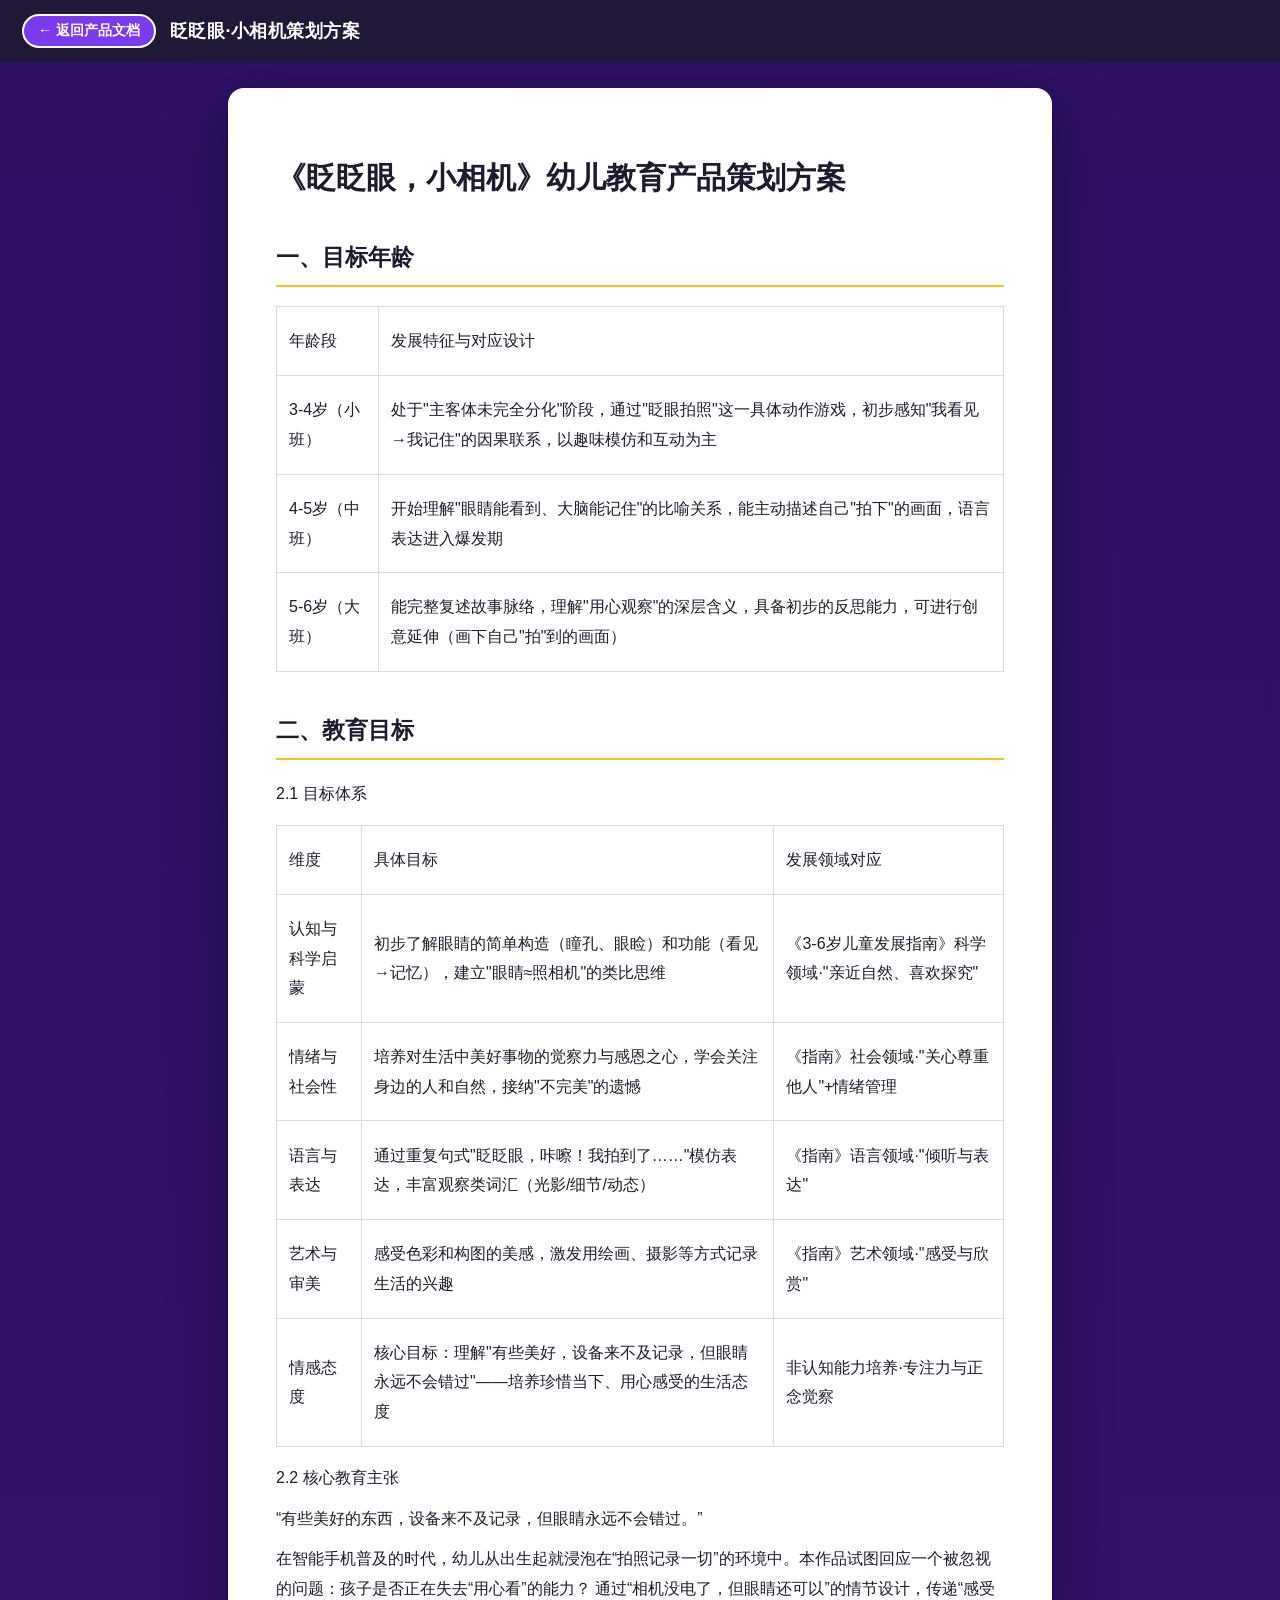
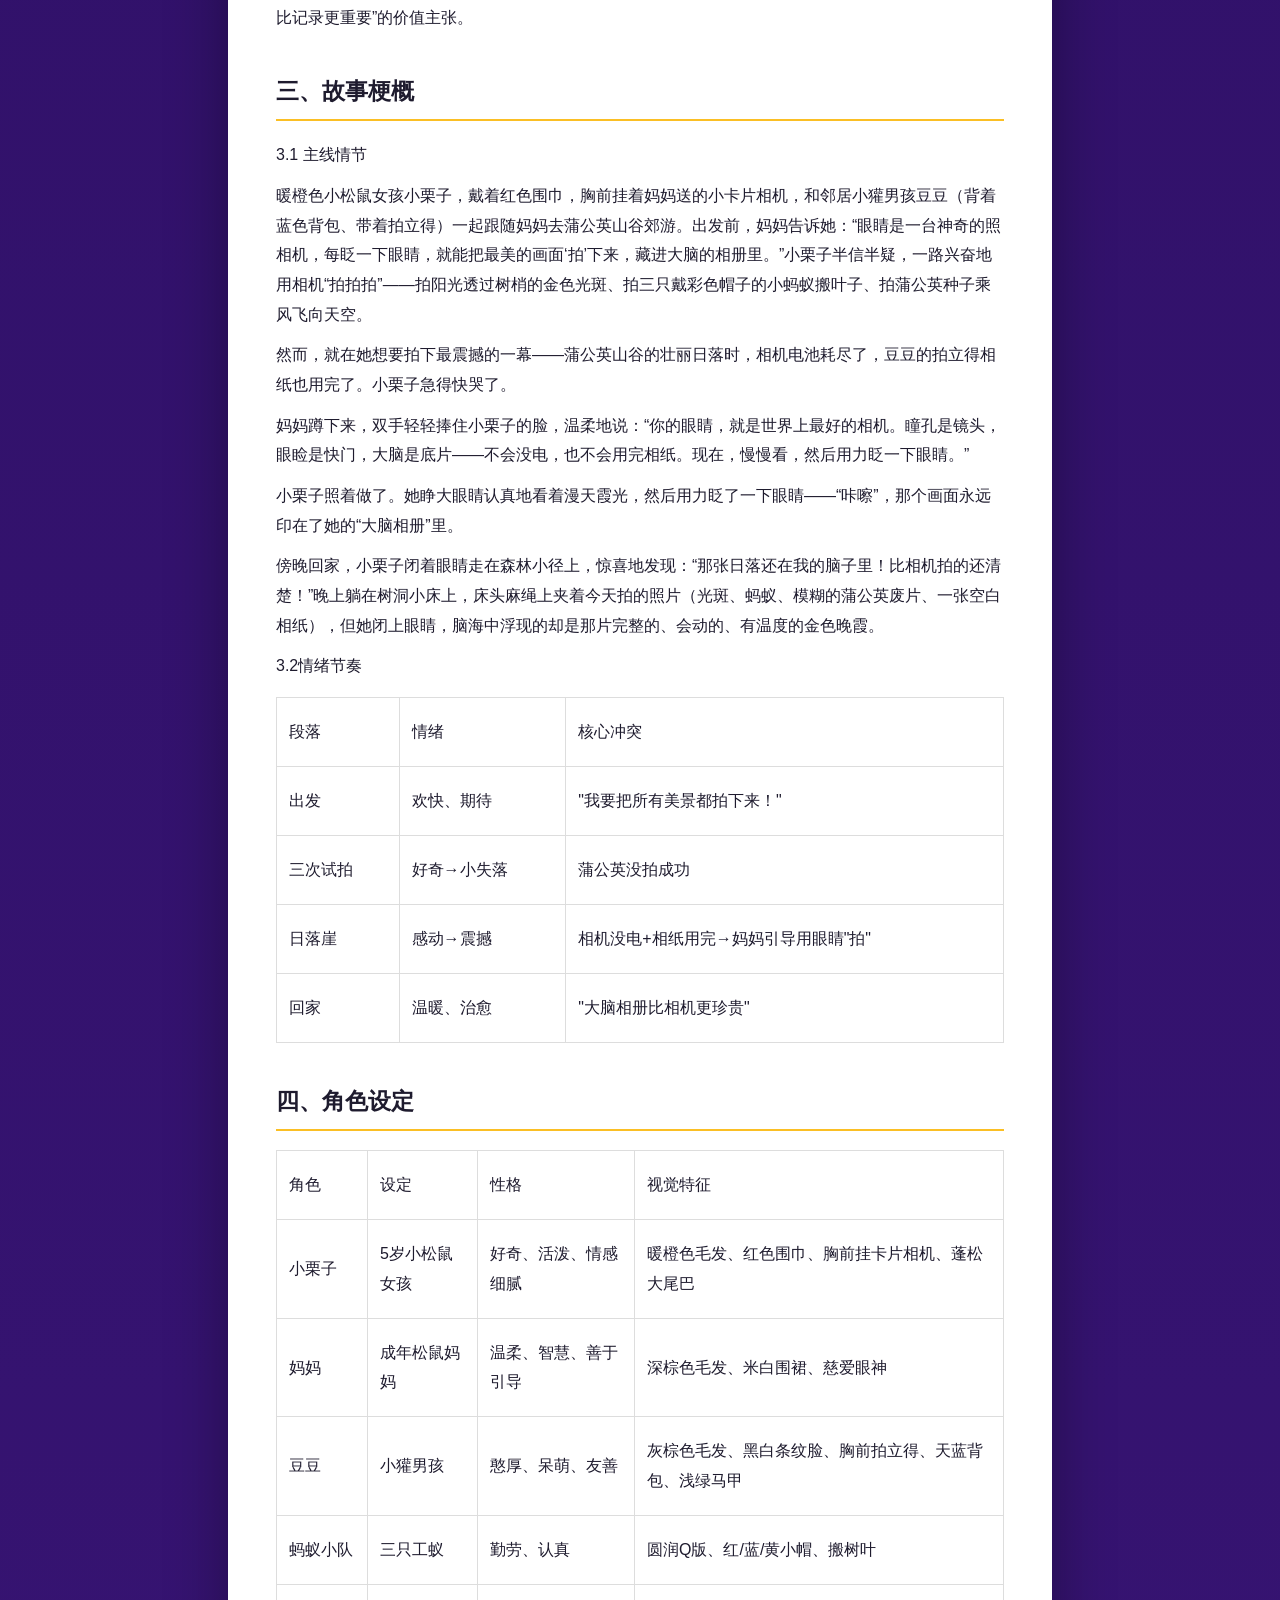
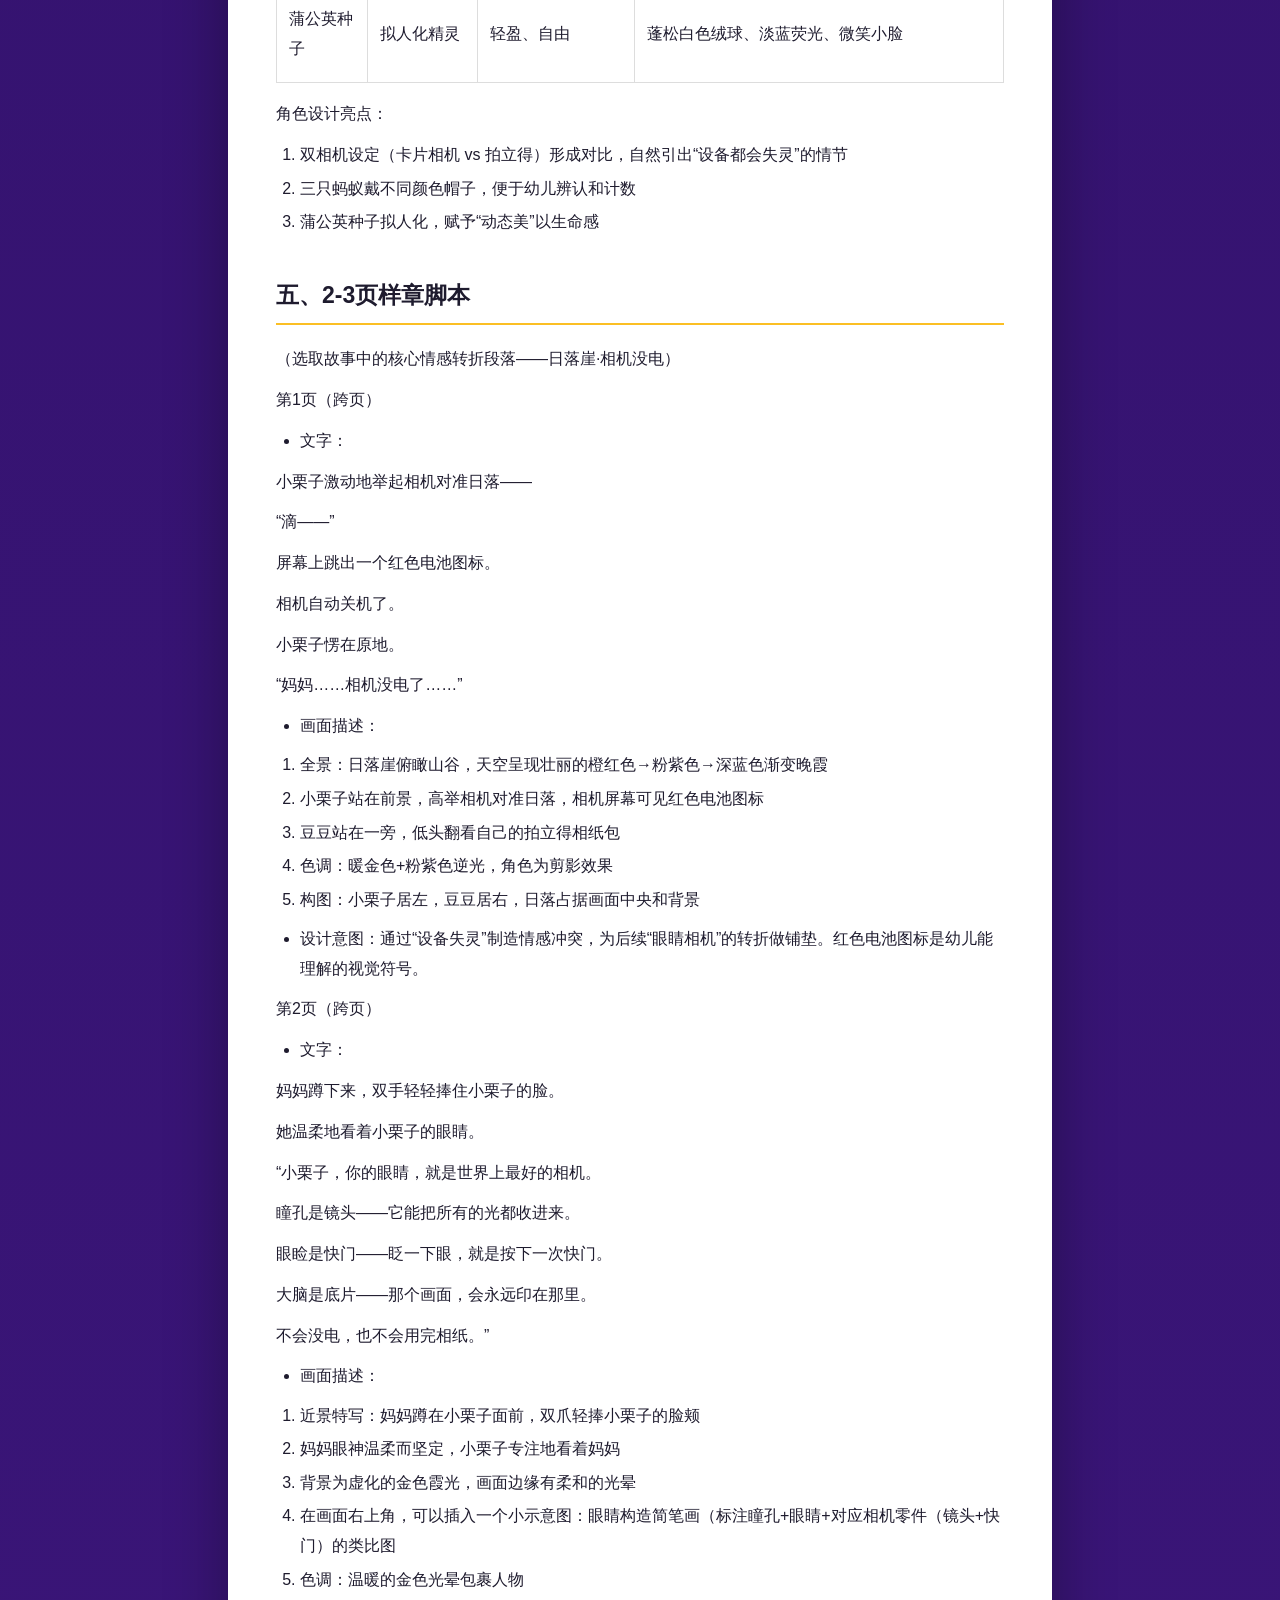
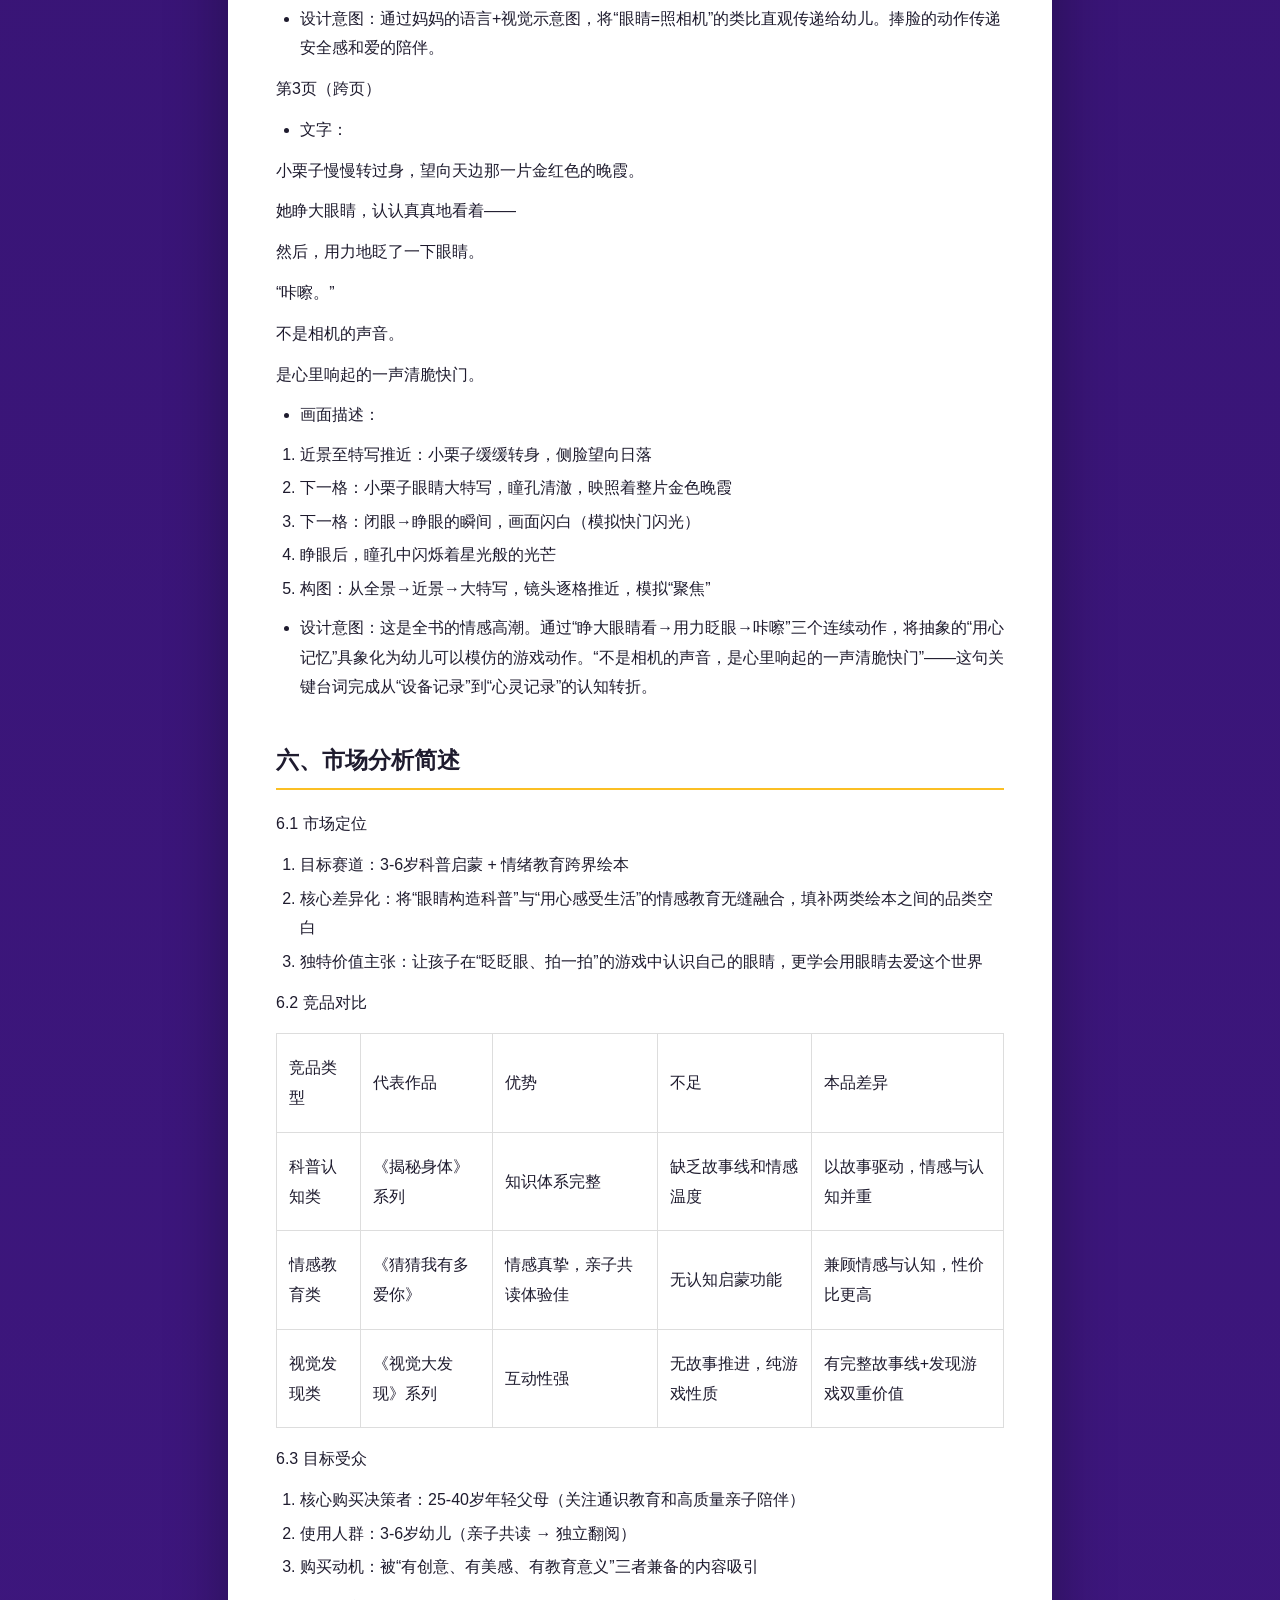
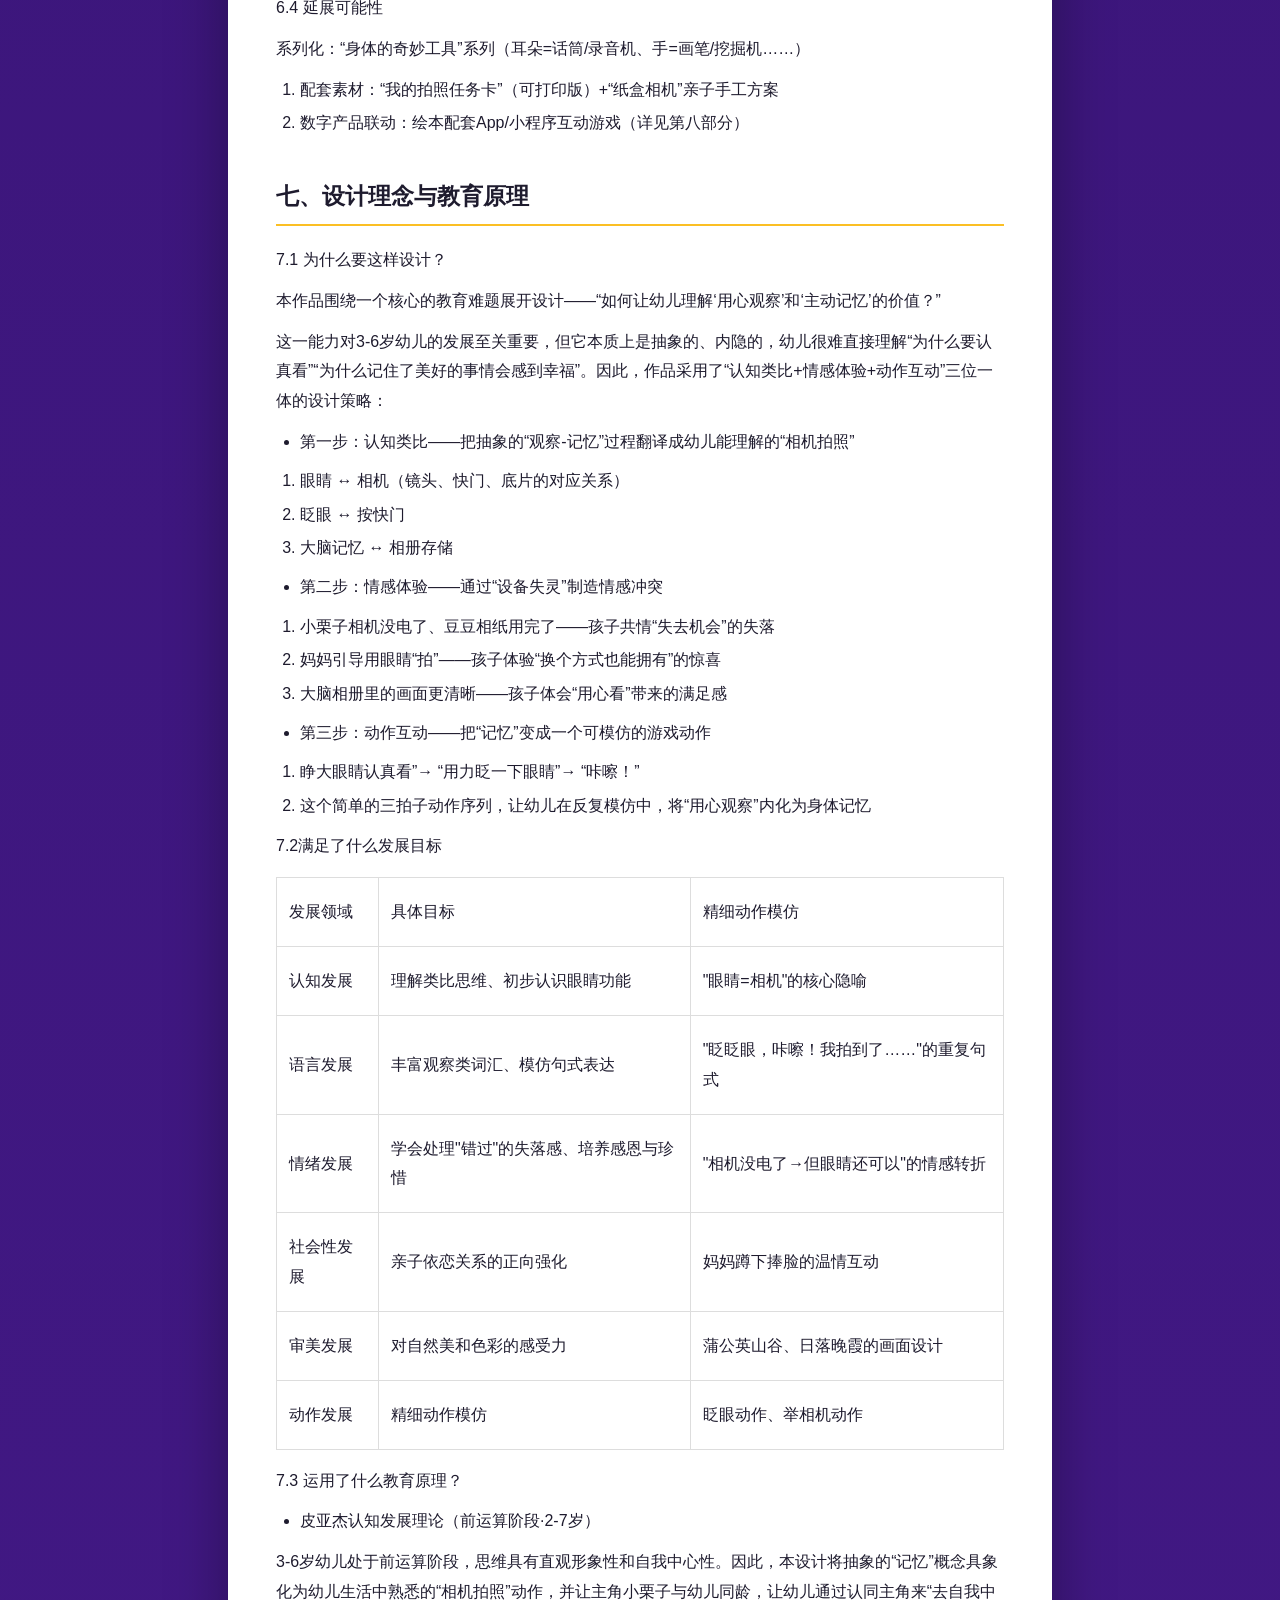
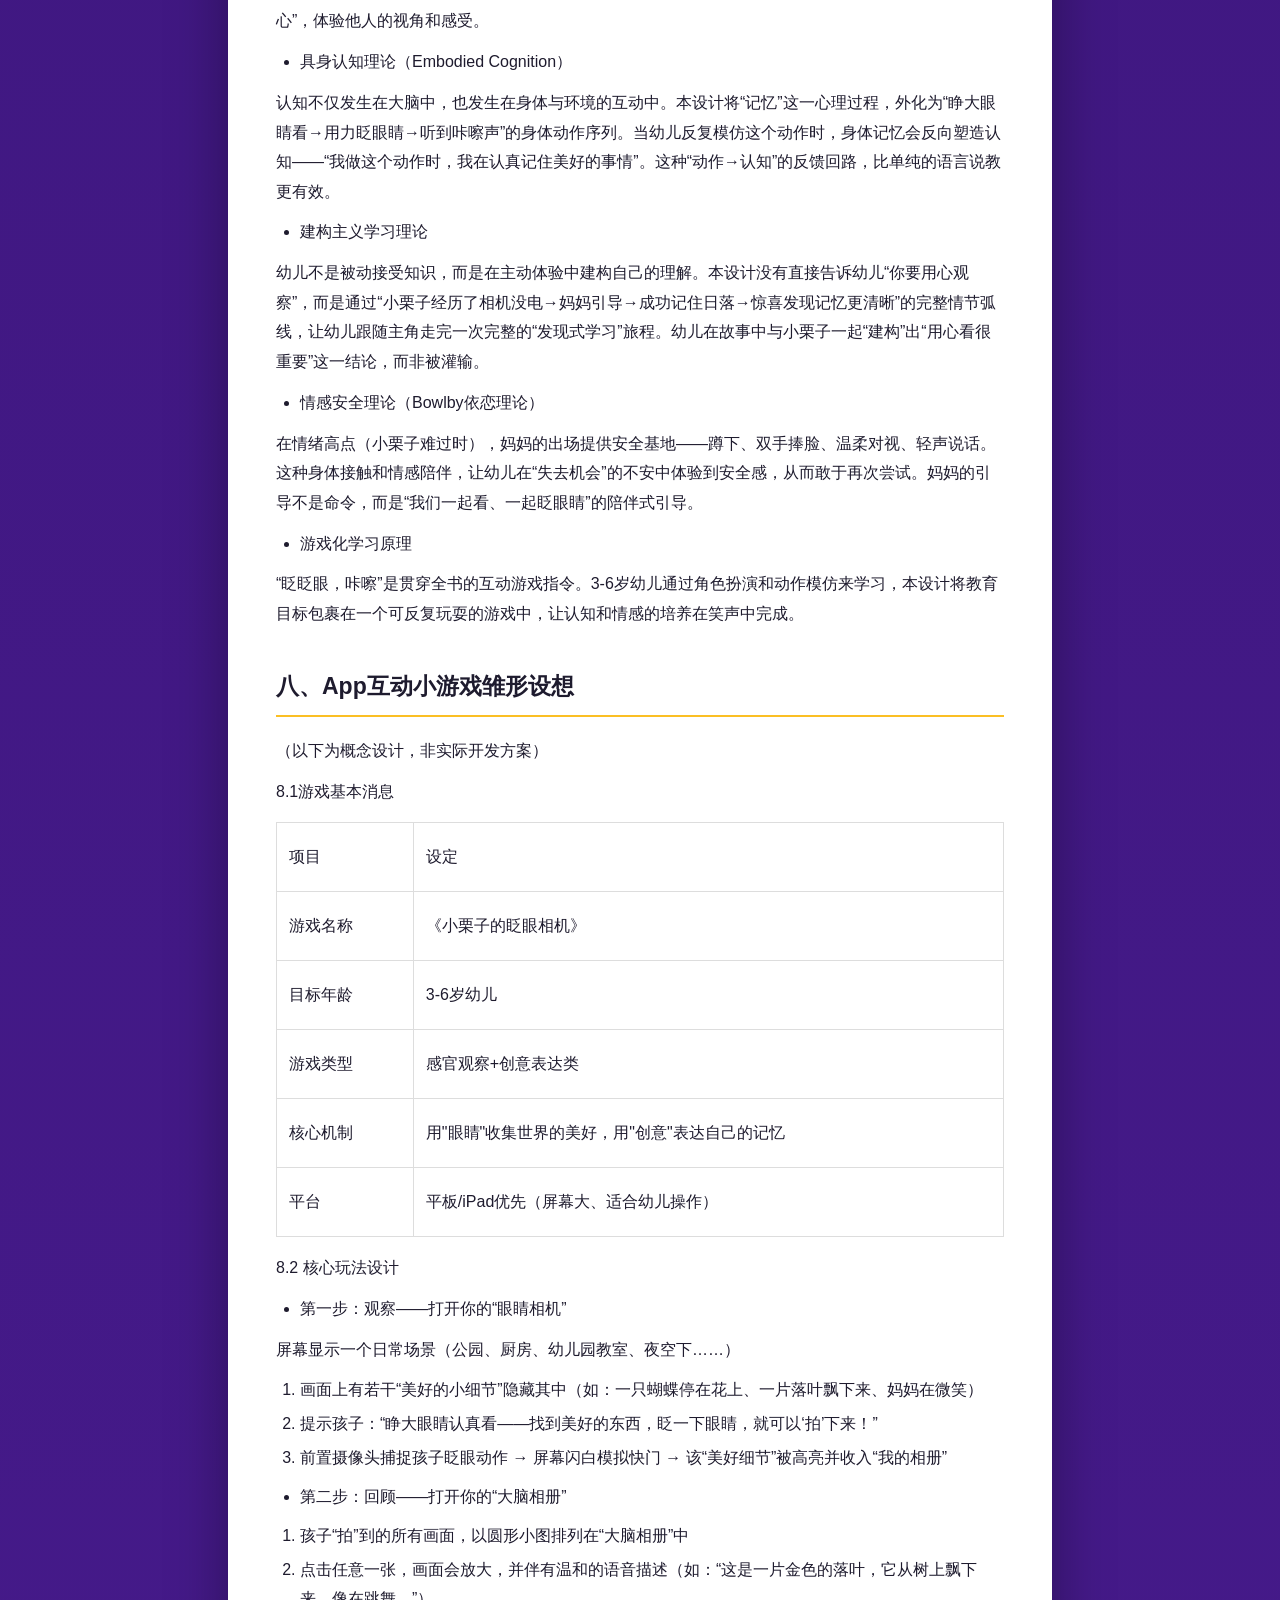
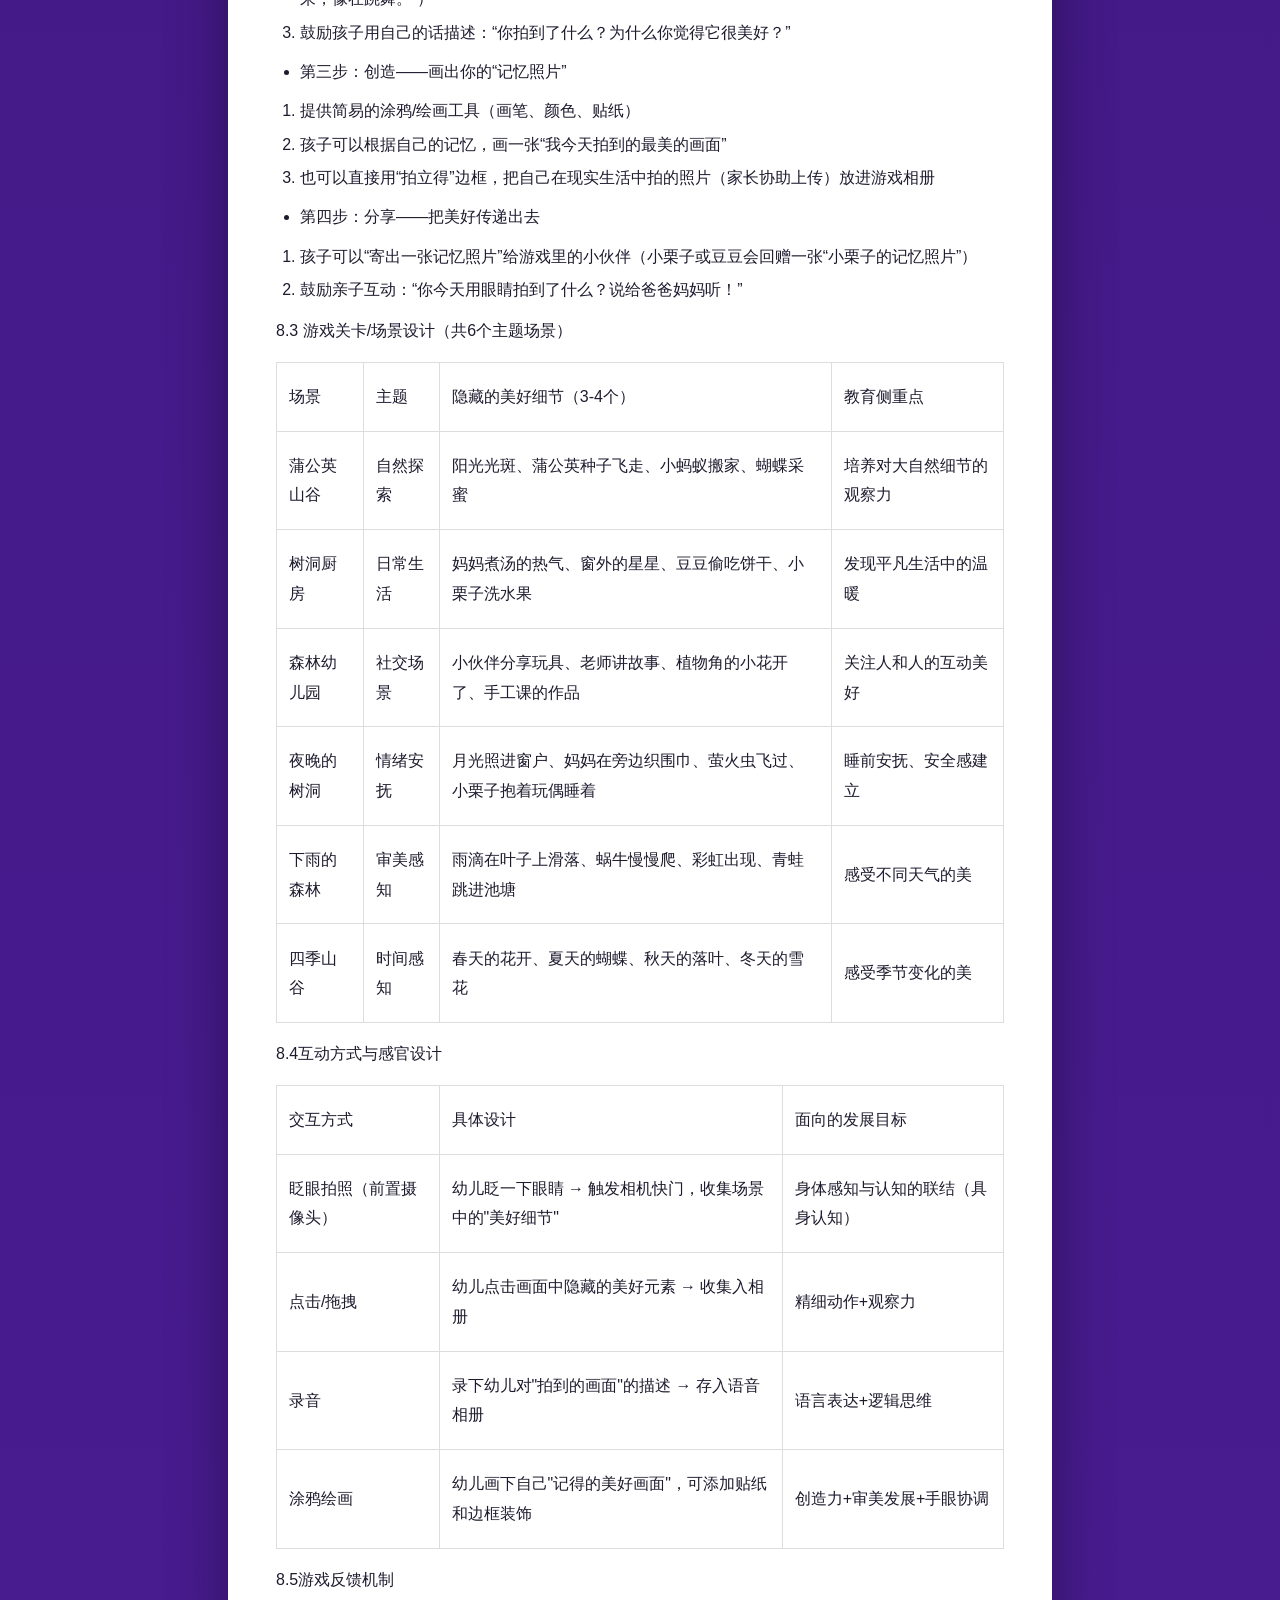
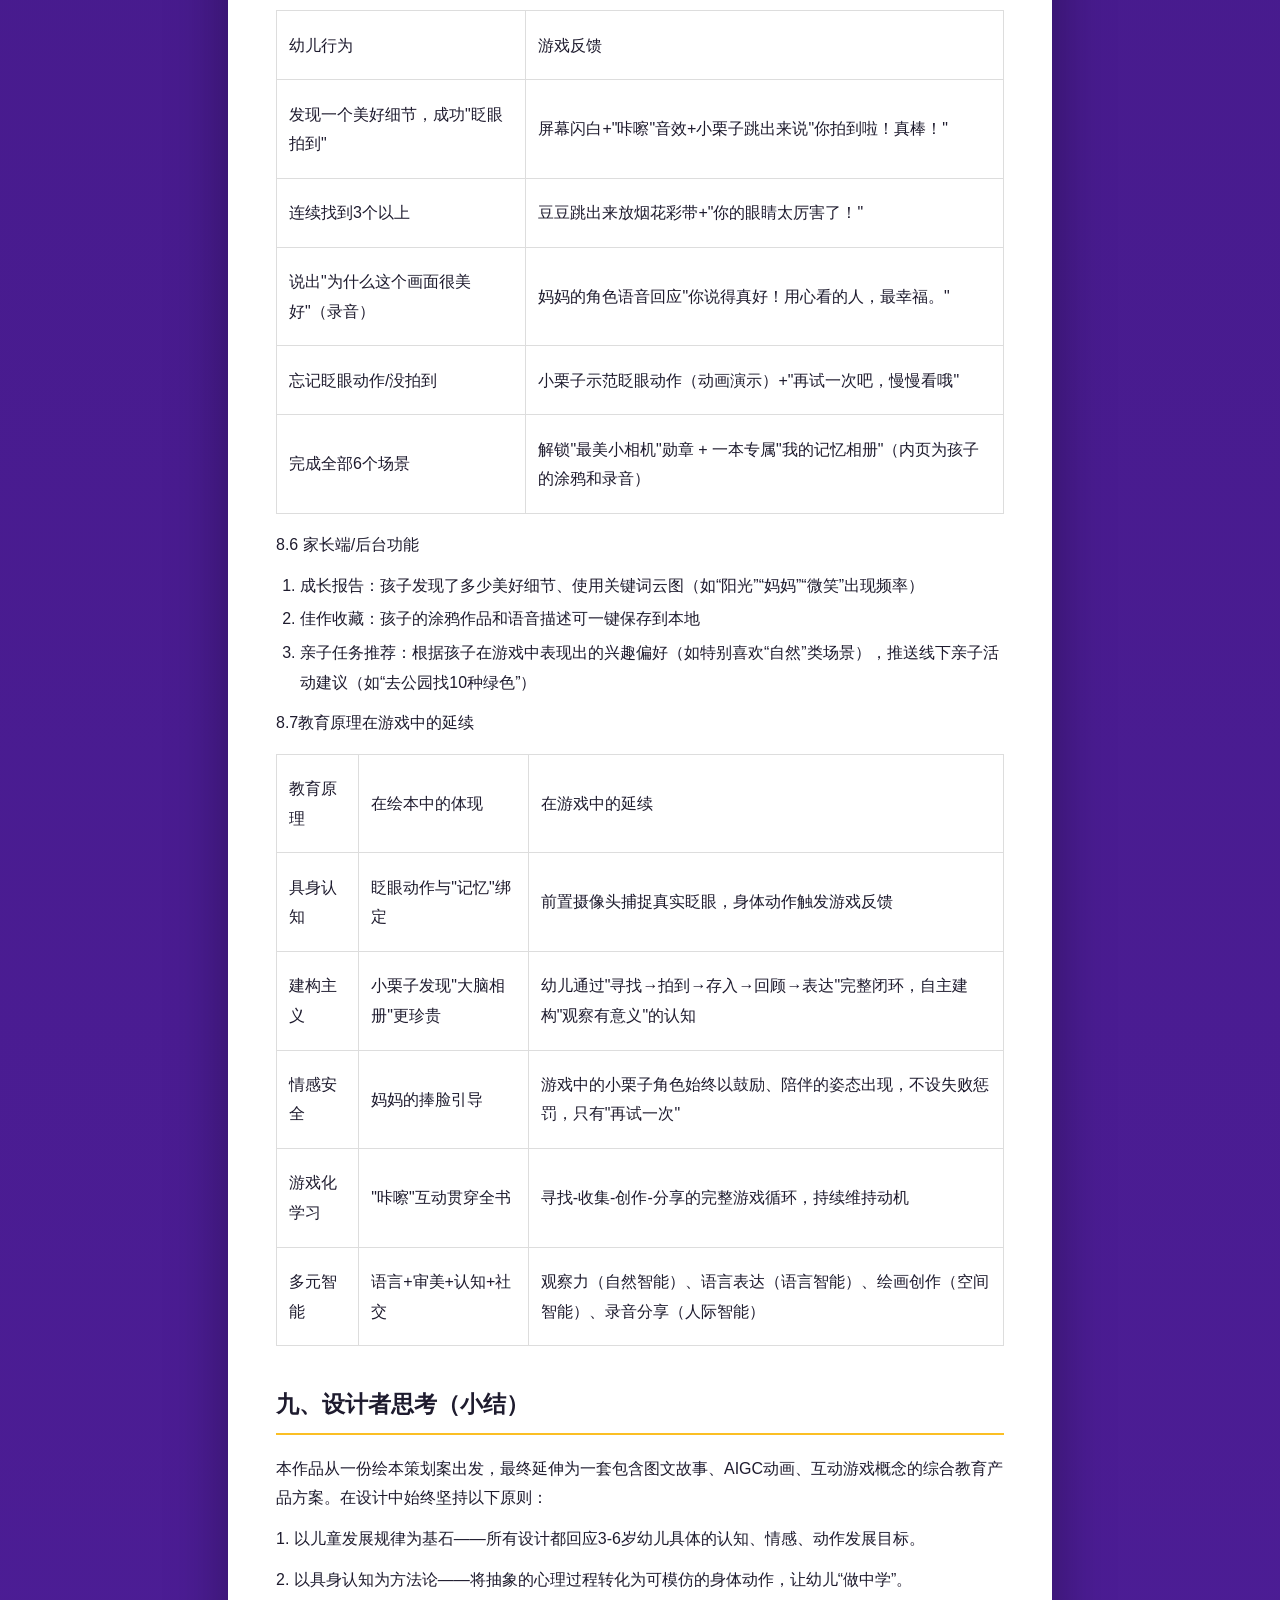
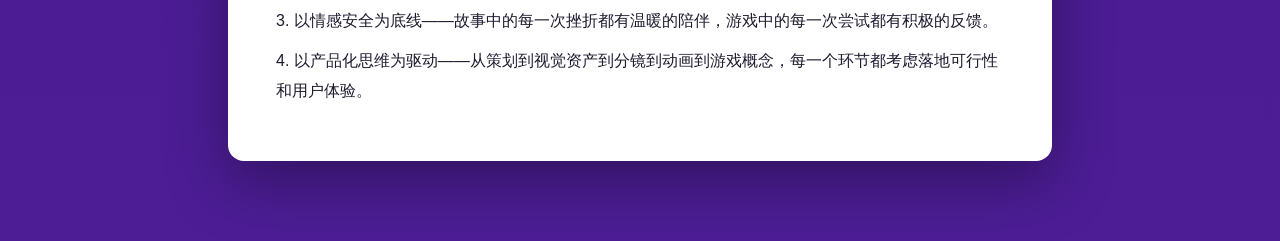
<file: doc10.html>
<!DOCTYPE html>
<html lang="zh-CN">
<head>
<meta charset="UTF-8">
<meta name="viewport" content="width=device-width, initial-scale=1.0">
<title>眨眨眼·小相机策划方案</title>
<style>
  :root{
    --purple-deep:#2e1065; --purple-dark:#4c1d95; --purple:#7c3aed;
    --cream:#fdf6ec; --dark:#1e1b2e; --yellow:#FBBF24;
  }
  *{box-sizing:border-box}
  body{margin:0;font-family:-apple-system,BlinkMacSystemFont,"Segoe UI","PingFang SC","Hiragino Sans GB","Microsoft YaHei",sans-serif;
    background:linear-gradient(180deg,var(--purple-deep),var(--purple-dark));color:var(--dark);min-height:100vh}
  .topbar{position:sticky;top:0;z-index:20;display:flex;align-items:center;gap:14px;
    padding:14px 22px;background:rgba(30,27,46,.85);backdrop-filter:blur(8px);color:#fff}
  .back{display:inline-flex;align-items:center;gap:6px;text-decoration:none;color:#fff;
    background:var(--purple);border:2px solid #fff;border-radius:999px;padding:6px 14px;font-size:14px;font-weight:600;transition:.2s}
  .back:hover{background:var(--yellow);color:var(--dark);border-color:var(--yellow)}
  .topbar h1{font-size:18px;margin:0;font-weight:800;letter-spacing:.5px}
  .wrap{max-width:860px;margin:26px auto 80px;padding:0 18px}
  .paper{background:#fff;border-radius:16px;box-shadow:0 20px 60px rgba(0,0,0,.35);padding:44px 48px;line-height:1.85;font-size:16px}
  .paper h1{font-size:30px;line-height:1.4}
  .paper h2{font-size:23px;margin-top:1.6em;padding-bottom:.3em;border-bottom:2px solid var(--yellow)}
  .paper h3{font-size:19px;margin-top:1.4em}
  .paper h4{font-size:16.5px}
  .paper p{margin:.7em 0}
  .paper ul,.paper ol{margin:.6em 0;padding-left:1.5em}
  .paper li{margin:.25em 0}
  .paper img{max-width:100%;height:auto;border-radius:8px}
  .paper table{border-collapse:collapse;width:100%;margin:1em 0}
  .paper th,.paper td{border:1px solid #ddd;padding:8px 12px;text-align:left}
  .paper th{background:#f6f0ff}
  .paper blockquote{border-left:4px solid var(--purple);margin:1em 0;padding:.3em 1em;background:#faf7ff}
  .paper a{color:var(--purple)}
  @media(max-width:640px){.paper{padding:26px 20px}.topbar h1{font-size:15px}}
</style>
</head>
<body>
  <div class="topbar">
    <a class="back" href="index.html#docs">← 返回产品文档</a>
    <h1>眨眨眼·小相机策划方案</h1>
  </div>
  <div class="wrap">
    <article class="paper">
<h1>《眨眨眼，小相机》幼儿教育产品策划方案</h1><h2>一、目标年龄</h2><table><tr><td><p>年龄段</p></td><td><p>发展特征与对应设计</p></td></tr><tr><td><p>3-4岁（小班）</p></td><td><p>处于"主客体未完全分化"阶段，通过"眨眼拍照"这一具体动作游戏，初步感知"我看见→我记住"的因果联系，以趣味模仿和互动为主</p></td></tr><tr><td><p>4-5岁（中班）</p></td><td><p>开始理解"眼睛能看到、大脑能记住"的比喻关系，能主动描述自己"拍下"的画面，语言表达进入爆发期</p></td></tr><tr><td><p>5-6岁（大班）</p></td><td><p>能完整复述故事脉络，理解"用心观察"的深层含义，具备初步的反思能力，可进行创意延伸（画下自己"拍"到的画面）</p></td></tr></table><h2>二、教育目标</h2><p>2.1 目标体系</p><table><tr><td><p>维度</p></td><td><p>具体目标</p></td><td><p>发展领域对应</p></td></tr><tr><td><p>认知与科学启蒙</p></td><td><p>初步了解眼睛的简单构造（瞳孔、眼睑）和功能（看见→记忆），建立"眼睛≈照相机"的类比思维</p></td><td><p>《3-6岁儿童发展指南》科学领域·"亲近自然、喜欢探究"</p></td></tr><tr><td><p>情绪与社会性</p></td><td><p>培养对生活中美好事物的觉察力与感恩之心，学会关注身边的人和自然，接纳"不完美"的遗憾</p></td><td><p>《指南》社会领域·"关心尊重他人"+情绪管理</p></td></tr><tr><td><p>语言与表达</p></td><td><p>通过重复句式"眨眨眼，咔嚓！我拍到了……"模仿表达，丰富观察类词汇（光影/细节/动态）</p></td><td><p>《指南》语言领域·"倾听与表达"</p></td></tr><tr><td><p>艺术与审美</p></td><td><p>感受色彩和构图的美感，激发用绘画、摄影等方式记录生活的兴趣</p></td><td><p>《指南》艺术领域·"感受与欣赏"</p></td></tr><tr><td><p>情感态度</p></td><td><p>核心目标：理解"有些美好，设备来不及记录，但眼睛永远不会错过"——培养珍惜当下、用心感受的生活态度</p></td><td><p>非认知能力培养·专注力与正念觉察</p></td></tr></table><p>2.2 核心教育主张</p><p>“有些美好的东西，设备来不及记录，但眼睛永远不会错过。”</p><p>在智能手机普及的时代，幼儿从出生起就浸泡在“拍照记录一切”的环境中。本作品试图回应一个被忽视的问题：孩子是否正在失去“用心看”的能力？ 通过“相机没电了，但眼睛还可以”的情节设计，传递“感受比记录更重要”的价值主张。</p><h2>三、故事梗概</h2><p>3.1 主线情节</p><p>暖橙色小松鼠女孩小栗子，戴着红色围巾，胸前挂着妈妈送的小卡片相机，和邻居小獾男孩豆豆（背着蓝色背包、带着拍立得）一起跟随妈妈去蒲公英山谷郊游。出发前，妈妈告诉她：“眼睛是一台神奇的照相机，每眨一下眼睛，就能把最美的画面‘拍’下来，藏进大脑的相册里。”小栗子半信半疑，一路兴奋地用相机“拍拍拍”——拍阳光透过树梢的金色光斑、拍三只戴彩色帽子的小蚂蚁搬叶子、拍蒲公英种子乘风飞向天空。</p><p>然而，就在她想要拍下最震撼的一幕——蒲公英山谷的壮丽日落时，相机电池耗尽了，豆豆的拍立得相纸也用完了。小栗子急得快哭了。</p><p>妈妈蹲下来，双手轻轻捧住小栗子的脸，温柔地说：“你的眼睛，就是世界上最好的相机。瞳孔是镜头，眼睑是快门，大脑是底片——不会没电，也不会用完相纸。现在，慢慢看，然后用力眨一下眼睛。”</p><p>小栗子照着做了。她睁大眼睛认真地看着漫天霞光，然后用力眨了一下眼睛——“咔嚓”，那个画面永远印在了她的“大脑相册”里。</p><p>傍晚回家，小栗子闭着眼睛走在森林小径上，惊喜地发现：“那张日落还在我的脑子里！比相机拍的还清楚！”晚上躺在树洞小床上，床头麻绳上夹着今天拍的照片（光斑、蚂蚁、模糊的蒲公英废片、一张空白相纸），但她闭上眼睛，脑海中浮现的却是那片完整的、会动的、有温度的金色晚霞。</p><p>3.2情绪节奏</p><table><tr><td><p>段落</p></td><td><p>情绪</p></td><td><p>核心冲突</p></td></tr><tr><td><p>出发</p></td><td><p>欢快、期待</p></td><td><p>"我要把所有美景都拍下来！"</p></td></tr><tr><td><p>三次试拍</p></td><td><p>好奇→小失落</p></td><td><p>蒲公英没拍成功</p></td></tr><tr><td><p>日落崖</p></td><td><p>感动→震撼</p></td><td><p>相机没电+相纸用完→妈妈引导用眼睛"拍"</p></td></tr><tr><td><p>回家</p></td><td><p>温暖、治愈</p></td><td><p>"大脑相册比相机更珍贵"</p></td></tr></table><h2>四、角色设定</h2><table><tr><td><p>角色</p></td><td><p>设定</p></td><td><p>性格</p></td><td><p>视觉特征</p></td></tr><tr><td><p>小栗子</p></td><td><p>5岁小松鼠女孩</p></td><td><p>好奇、活泼、情感细腻</p></td><td><p>暖橙色毛发、红色围巾、胸前挂卡片相机、蓬松大尾巴</p></td></tr><tr><td><p>妈妈</p></td><td><p>成年松鼠妈妈</p></td><td><p>温柔、智慧、善于引导</p></td><td><p>深棕色毛发、米白围裙、慈爱眼神</p></td></tr><tr><td><p>豆豆</p></td><td><p>小獾男孩</p></td><td><p>憨厚、呆萌、友善</p></td><td><p>灰棕色毛发、黑白条纹脸、胸前拍立得、天蓝背包、浅绿马甲</p></td></tr><tr><td><p>蚂蚁小队</p></td><td><p>三只工蚁</p></td><td><p>勤劳、认真</p></td><td><p>圆润Q版、红/蓝/黄小帽、搬树叶</p></td></tr><tr><td><p>蒲公英种子</p></td><td><p>拟人化精灵</p></td><td><p>轻盈、自由</p></td><td><p>蓬松白色绒球、淡蓝荧光、微笑小脸</p></td></tr></table><p>角色设计亮点：</p><ol><li>双相机设定（卡片相机 vs 拍立得）形成对比，自然引出“设备都会失灵”的情节</li><li>三只蚂蚁戴不同颜色帽子，便于幼儿辨认和计数</li><li>蒲公英种子拟人化，赋予“动态美”以生命感</li></ol><h2>五、2-3页样章脚本</h2><p>（选取故事中的核心情感转折段落——日落崖·相机没电）</p><p>第1页（跨页）</p><ul><li>文字：</li></ul><p>小栗子激动地举起相机对准日落——</p><p>“滴——”</p><p>屏幕上跳出一个红色电池图标。</p><p>相机自动关机了。</p><p>小栗子愣在原地。</p><p>“妈妈……相机没电了……”</p><ul><li>画面描述：</li></ul><ol><li>全景：日落崖俯瞰山谷，天空呈现壮丽的橙红色→粉紫色→深蓝色渐变晚霞</li><li>小栗子站在前景，高举相机对准日落，相机屏幕可见红色电池图标</li><li>豆豆站在一旁，低头翻看自己的拍立得相纸包</li><li>色调：暖金色+粉紫色逆光，角色为剪影效果</li><li>构图：小栗子居左，豆豆居右，日落占据画面中央和背景</li></ol><ul><li>设计意图：通过“设备失灵”制造情感冲突，为后续“眼睛相机”的转折做铺垫。红色电池图标是幼儿能理解的视觉符号。</li></ul><p>第2页（跨页）</p><ul><li>文字：</li></ul><p>妈妈蹲下来，双手轻轻捧住小栗子的脸。</p><p>她温柔地看着小栗子的眼睛。</p><p>“小栗子，你的眼睛，就是世界上最好的相机。</p><p>瞳孔是镜头——它能把所有的光都收进来。</p><p>眼睑是快门——眨一下眼，就是按下一次快门。</p><p>大脑是底片——那个画面，会永远印在那里。</p><p>不会没电，也不会用完相纸。”</p><ul><li>画面描述：</li></ul><ol><li>近景特写：妈妈蹲在小栗子面前，双爪轻捧小栗子的脸颊</li><li>妈妈眼神温柔而坚定，小栗子专注地看着妈妈</li><li>背景为虚化的金色霞光，画面边缘有柔和的光晕</li><li>在画面右上角，可以插入一个小示意图：眼睛构造简笔画（标注瞳孔+眼睛+对应相机零件（镜头+快门）的类比图</li><li>色调：温暖的金色光晕包裹人物</li></ol><ul><li>设计意图：通过妈妈的语言+视觉示意图，将“眼睛=照相机”的类比直观传递给幼儿。捧脸的动作传递安全感和爱的陪伴。</li></ul><p>第3页（跨页）</p><ul><li>文字：</li></ul><p>小栗子慢慢转过身，望向天边那一片金红色的晚霞。</p><p>她睁大眼睛，认认真真地看着——</p><p>然后，用力地眨了一下眼睛。</p><p>“咔嚓。”</p><p>不是相机的声音。</p><p>是心里响起的一声清脆快门。</p><ul><li>画面描述：</li></ul><ol><li>近景至特写推近：小栗子缓缓转身，侧脸望向日落</li><li>下一格：小栗子眼睛大特写，瞳孔清澈，映照着整片金色晚霞</li><li>下一格：闭眼→睁眼的瞬间，画面闪白（模拟快门闪光）</li><li>睁眼后，瞳孔中闪烁着星光般的光芒</li><li>构图：从全景→近景→大特写，镜头逐格推近，模拟“聚焦”</li></ol><ul><li>设计意图：这是全书的情感高潮。通过“睁大眼睛看→用力眨眼→咔嚓”三个连续动作，将抽象的“用心记忆”具象化为幼儿可以模仿的游戏动作。“不是相机的声音，是心里响起的一声清脆快门”——这句关键台词完成从“设备记录”到“心灵记录”的认知转折。</li></ul><h2>六、市场分析简述</h2><p>6.1 市场定位</p><ol><li>目标赛道：3-6岁科普启蒙 + 情绪教育跨界绘本</li><li>核心差异化：将“眼睛构造科普”与“用心感受生活”的情感教育无缝融合，填补两类绘本之间的品类空白</li><li>独特价值主张：让孩子在“眨眨眼、拍一拍”的游戏中认识自己的眼睛，更学会用眼睛去爱这个世界</li></ol><p>6.2 竞品对比</p><table><tr><td><p>竞品类型</p></td><td><p>代表作品</p></td><td><p>优势</p></td><td><p>不足</p></td><td><p>本品差异</p></td></tr><tr><td><p>科普认知类</p></td><td><p>《揭秘身体》系列</p></td><td><p>知识体系完整</p></td><td><p>缺乏故事线和情感温度</p></td><td><p>以故事驱动，情感与认知并重</p></td></tr><tr><td><p>情感教育类</p></td><td><p>《猜猜我有多爱你》</p></td><td><p>情感真挚，亲子共读体验佳</p></td><td><p>无认知启蒙功能</p></td><td><p>兼顾情感与认知，性价比更高</p></td></tr><tr><td><p>视觉发现类</p></td><td><p>《视觉大发现》系列</p></td><td><p>互动性强</p></td><td><p>无故事推进，纯游戏性质</p></td><td><p>有完整故事线+发现游戏双重价值</p></td></tr></table><p>6.3 目标受众</p><ol><li>核心购买决策者：25-40岁年轻父母（关注通识教育和高质量亲子陪伴）</li><li>使用人群：3-6岁幼儿（亲子共读 → 独立翻阅）</li><li>购买动机：被“有创意、有美感、有教育意义”三者兼备的内容吸引</li></ol><p>6.4 延展可能性</p><p>系列化：“身体的奇妙工具”系列（耳朵=话筒/录音机、手=画笔/挖掘机……）</p><ol><li>配套素材：“我的拍照任务卡”（可打印版）+“纸盒相机”亲子手工方案</li><li>数字产品联动：绘本配套App/小程序互动游戏（详见第八部分）</li></ol><h2>七、设计理念与教育原理</h2><p>7.1 为什么要这样设计？</p><p>本作品围绕一个核心的教育难题展开设计——“如何让幼儿理解‘用心观察’和‘主动记忆’的价值？”</p><p>这一能力对3-6岁幼儿的发展至关重要，但它本质上是抽象的、内隐的，幼儿很难直接理解“为什么要认真看”“为什么记住了美好的事情会感到幸福”。因此，作品采用了“认知类比+情感体验+动作互动”三位一体的设计策略：</p><ul><li>第一步：认知类比——把抽象的“观察-记忆”过程翻译成幼儿能理解的“相机拍照”</li></ul><ol><li>眼睛 ↔ 相机（镜头、快门、底片的对应关系）</li><li>眨眼 ↔ 按快门</li><li>大脑记忆 ↔ 相册存储</li></ol><ul><li>第二步：情感体验——通过“设备失灵”制造情感冲突</li></ul><ol><li>小栗子相机没电了、豆豆相纸用完了——孩子共情“失去机会”的失落</li><li>妈妈引导用眼睛“拍”——孩子体验“换个方式也能拥有”的惊喜</li><li>大脑相册里的画面更清晰——孩子体会“用心看”带来的满足感</li></ol><ul><li>第三步：动作互动——把“记忆”变成一个可模仿的游戏动作</li></ul><ol><li>睁大眼睛认真看”→ “用力眨一下眼睛”→ “咔嚓！”</li><li>这个简单的三拍子动作序列，让幼儿在反复模仿中，将“用心观察”内化为身体记忆</li></ol><p>7.2满足了什么发展目标</p><table><tr><td><p>发展领域</p></td><td><p>具体目标</p></td><td><p>精细动作模仿</p></td></tr><tr><td><p>认知发展</p></td><td><p>理解类比思维、初步认识眼睛功能</p></td><td><p>"眼睛=相机"的核心隐喻</p></td></tr><tr><td><p>语言发展</p></td><td><p>丰富观察类词汇、模仿句式表达</p></td><td><p>"眨眨眼，咔嚓！我拍到了……"的重复句式</p></td></tr><tr><td><p>情绪发展</p></td><td><p>学会处理"错过"的失落感、培养感恩与珍惜	</p></td><td><p>"相机没电了→但眼睛还可以"的情感转折</p></td></tr><tr><td><p>社会性发展</p></td><td><p>亲子依恋关系的正向强化</p></td><td><p>妈妈蹲下捧脸的温情互动</p></td></tr><tr><td><p>审美发展</p></td><td><p>对自然美和色彩的感受力</p></td><td><p>蒲公英山谷、日落晚霞的画面设计</p></td></tr><tr><td><p>动作发展</p></td><td><p>精细动作模仿</p></td><td><p>眨眼动作、举相机动作</p></td></tr></table><p>7.3 运用了什么教育原理？</p><ul><li>皮亚杰认知发展理论（前运算阶段·2-7岁）</li></ul><p>3-6岁幼儿处于前运算阶段，思维具有直观形象性和自我中心性。因此，本设计将抽象的“记忆”概念具象化为幼儿生活中熟悉的“相机拍照”动作，并让主角小栗子与幼儿同龄，让幼儿通过认同主角来“去自我中心”，体验他人的视角和感受。</p><ul><li>具身认知理论（Embodied Cognition）</li></ul><p>认知不仅发生在大脑中，也发生在身体与环境的互动中。本设计将“记忆”这一心理过程，外化为“睁大眼睛看→用力眨眼睛→听到咔嚓声”的身体动作序列。当幼儿反复模仿这个动作时，身体记忆会反向塑造认知——“我做这个动作时，我在认真记住美好的事情”。这种“动作→认知”的反馈回路，比单纯的语言说教更有效。</p><ul><li>建构主义学习理论</li></ul><p>幼儿不是被动接受知识，而是在主动体验中建构自己的理解。本设计没有直接告诉幼儿“你要用心观察”，而是通过“小栗子经历了相机没电→妈妈引导→成功记住日落→惊喜发现记忆更清晰”的完整情节弧线，让幼儿跟随主角走完一次完整的“发现式学习”旅程。幼儿在故事中与小栗子一起“建构”出“用心看很重要”这一结论，而非被灌输。</p><ul><li>情感安全理论（Bowlby依恋理论）</li></ul><p>在情绪高点（小栗子难过时），妈妈的出场提供安全基地——蹲下、双手捧脸、温柔对视、轻声说话。这种身体接触和情感陪伴，让幼儿在“失去机会”的不安中体验到安全感，从而敢于再次尝试。妈妈的引导不是命令，而是“我们一起看、一起眨眼睛”的陪伴式引导。</p><ul><li>游戏化学习原理</li></ul><p>“眨眨眼，咔嚓”是贯穿全书的互动游戏指令。3-6岁幼儿通过角色扮演和动作模仿来学习，本设计将教育目标包裹在一个可反复玩耍的游戏中，让认知和情感的培养在笑声中完成。</p><h2>八、App互动小游戏雏形设想</h2><p>（以下为概念设计，非实际开发方案）</p><p>8.1游戏基本消息</p><table><tr><td><p>项目</p></td><td><p>设定</p></td></tr><tr><td><p>游戏名称</p></td><td><p>《小栗子的眨眼相机》</p></td></tr><tr><td><p>目标年龄</p></td><td><p>3-6岁幼儿</p></td></tr><tr><td><p>游戏类型</p></td><td><p>	感官观察+创意表达类</p></td></tr><tr><td><p>核心机制</p></td><td><p>用"眼睛"收集世界的美好，用"创意"表达自己的记忆</p></td></tr><tr><td><p>平台</p></td><td><p>平板/iPad优先（屏幕大、适合幼儿操作）</p></td></tr></table><p>8.2 核心玩法设计</p><ul><li>第一步：观察——打开你的“眼睛相机”</li></ul><p>屏幕显示一个日常场景（公园、厨房、幼儿园教室、夜空下……）</p><ol><li>画面上有若干“美好的小细节”隐藏其中（如：一只蝴蝶停在花上、一片落叶飘下来、妈妈在微笑）</li><li>提示孩子：“睁大眼睛认真看——找到美好的东西，眨一下眼睛，就可以‘拍’下来！”</li><li>前置摄像头捕捉孩子眨眼动作 → 屏幕闪白模拟快门 → 该“美好细节”被高亮并收入“我的相册”</li></ol><ul><li>第二步：回顾——打开你的“大脑相册”</li></ul><ol><li>孩子“拍”到的所有画面，以圆形小图排列在“大脑相册”中</li><li>点击任意一张，画面会放大，并伴有温和的语音描述（如：“这是一片金色的落叶，它从树上飘下来，像在跳舞。”）</li><li>鼓励孩子用自己的话描述：“你拍到了什么？为什么你觉得它很美好？”</li></ol><ul><li>第三步：创造——画出你的“记忆照片”</li></ul><ol><li>提供简易的涂鸦/绘画工具（画笔、颜色、贴纸）</li><li>孩子可以根据自己的记忆，画一张“我今天拍到的最美的画面”</li><li>也可以直接用“拍立得”边框，把自己在现实生活中拍的照片（家长协助上传）放进游戏相册</li></ol><ul><li>第四步：分享——把美好传递出去</li></ul><ol><li>孩子可以“寄出一张记忆照片”给游戏里的小伙伴（小栗子或豆豆会回赠一张“小栗子的记忆照片”）</li><li>鼓励亲子互动：“你今天用眼睛拍到了什么？说给爸爸妈妈听！”</li></ol><p>8.3 游戏关卡/场景设计（共6个主题场景）</p><table><tr><td><p>场景</p></td><td><p>主题</p></td><td><p>隐藏的美好细节（3-4个）</p></td><td><p>教育侧重点</p></td></tr><tr><td><p>蒲公英山谷</p></td><td><p>自然探索</p></td><td><p>阳光光斑、蒲公英种子飞走、小蚂蚁搬家、蝴蝶采蜜</p></td><td><p>培养对大自然细节的观察力</p></td></tr><tr><td><p>树洞厨房</p></td><td><p>日常生活</p></td><td><p>妈妈煮汤的热气、窗外的星星、豆豆偷吃饼干、小栗子洗水果</p></td><td><p>发现平凡生活中的温暖</p></td></tr><tr><td><p>森林幼儿园</p></td><td><p>社交场景</p></td><td><p>小伙伴分享玩具、老师讲故事、植物角的小花开了、手工课的作品</p></td><td><p>关注人和人的互动美好</p></td></tr><tr><td><p>夜晚的树洞	</p></td><td><p>情绪安抚</p></td><td><p>月光照进窗户、妈妈在旁边织围巾、萤火虫飞过、小栗子抱着玩偶睡着</p></td><td><p>睡前安抚、安全感建立</p></td></tr><tr><td><p>下雨的森林</p></td><td><p>审美感知</p></td><td><p>雨滴在叶子上滑落、蜗牛慢慢爬、彩虹出现、青蛙跳进池塘</p></td><td><p>感受不同天气的美</p></td></tr><tr><td><p>四季山谷</p></td><td><p>时间感知</p></td><td><p>春天的花开、夏天的蝴蝶、秋天的落叶、冬天的雪花</p></td><td><p>	感受季节变化的美</p></td></tr></table><p>8.4互动方式与感官设计</p><table><tr><td><p>交互方式</p></td><td><p>具体设计</p></td><td><p>面向的发展目标</p></td></tr><tr><td><p>眨眼拍照（前置摄像头）</p></td><td><p>幼儿眨一下眼睛 → 触发相机快门，收集场景中的"美好细节"</p></td><td><p>身体感知与认知的联结（具身认知）</p></td></tr><tr><td><p>点击/拖拽</p></td><td><p>幼儿点击画面中隐藏的美好元素 → 收集入相册</p></td><td><p>精细动作+观察力</p></td></tr><tr><td><p>录音</p></td><td><p>录下幼儿对"拍到的画面"的描述 → 存入语音相册</p></td><td><p>语言表达+逻辑思维</p></td></tr><tr><td><p>涂鸦绘画</p></td><td><p>幼儿画下自己"记得的美好画面"，可添加贴纸和边框装饰	</p></td><td><p>创造力+审美发展+手眼协调</p></td></tr></table><p>8.5游戏反馈机制</p><table><tr><td><p>幼儿行为</p></td><td><p>游戏反馈</p></td></tr><tr><td><p>发现一个美好细节，成功"眨眼拍到"</p></td><td><p>屏幕闪白+"咔嚓"音效+小栗子跳出来说"你拍到啦！真棒！"</p></td></tr><tr><td><p>连续找到3个以上</p></td><td><p>豆豆跳出来放烟花彩带+"你的眼睛太厉害了！"</p></td></tr><tr><td><p>说出"为什么这个画面很美好"（录音）</p></td><td><p>妈妈的角色语音回应"你说得真好！用心看的人，最幸福。"</p></td></tr><tr><td><p>忘记眨眼动作/没拍到</p></td><td><p>小栗子示范眨眼动作（动画演示）+"再试一次吧，慢慢看哦"</p></td></tr><tr><td><p>完成全部6个场景</p></td><td><p>解锁"最美小相机"勋章 + 一本专属"我的记忆相册"（内页为孩子的涂鸦和录音）</p></td></tr></table><p>8.6 家长端/后台功能</p><ol><li>成长报告：孩子发现了多少美好细节、使用关键词云图（如“阳光”“妈妈”“微笑”出现频率）</li><li>佳作收藏：孩子的涂鸦作品和语音描述可一键保存到本地</li><li>亲子任务推荐：根据孩子在游戏中表现出的兴趣偏好（如特别喜欢“自然”类场景），推送线下亲子活动建议（如“去公园找10种绿色”）</li></ol><p>8.7教育原理在游戏中的延续</p><table><tr><td><p>教育原理</p></td><td><p>在绘本中的体现</p></td><td><p>在游戏中的延续</p></td></tr><tr><td><p>具身认知</p></td><td><p>眨眼动作与"记忆"绑定</p></td><td><p>前置摄像头捕捉真实眨眼，身体动作触发游戏反馈</p></td></tr><tr><td><p>建构主义</p></td><td><p>小栗子发现"大脑相册"更珍贵	</p></td><td><p>幼儿通过"寻找→拍到→存入→回顾→表达"完整闭环，自主建构"观察有意义"的认知</p></td></tr><tr><td><p>情感安全</p></td><td><p>妈妈的捧脸引导</p></td><td><p>游戏中的小栗子角色始终以鼓励、陪伴的姿态出现，不设失败惩罚，只有"再试一次"</p></td></tr><tr><td><p>游戏化学习	</p></td><td><p>"咔嚓"互动贯穿全书</p></td><td><p>寻找-收集-创作-分享的完整游戏循环，持续维持动机</p></td></tr><tr><td><p>多元智能</p></td><td><p>语言+审美+认知+社交</p></td><td><p>观察力（自然智能）、语言表达（语言智能）、绘画创作（空间智能）、录音分享（人际智能）</p></td></tr></table><h2>九、设计者思考（小结）</h2><p>本作品从一份绘本策划案出发，最终延伸为一套包含图文故事、AIGC动画、互动游戏概念的综合教育产品方案。在设计中始终坚持以下原则：</p><p>1. 以儿童发展规律为基石——所有设计都回应3-6岁幼儿具体的认知、情感、动作发展目标。</p><p>2. 以具身认知为方法论——将抽象的心理过程转化为可模仿的身体动作，让幼儿“做中学”。</p><p>3. 以情感安全为底线——故事中的每一次挫折都有温暖的陪伴，游戏中的每一次尝试都有积极的反馈。</p><p>4. 以产品化思维为驱动——从策划到视觉资产到分镜到动画到游戏概念，每一个环节都考虑落地可行性和用户体验。</p>
    </article>
  </div>
</body>
</html>
</file>
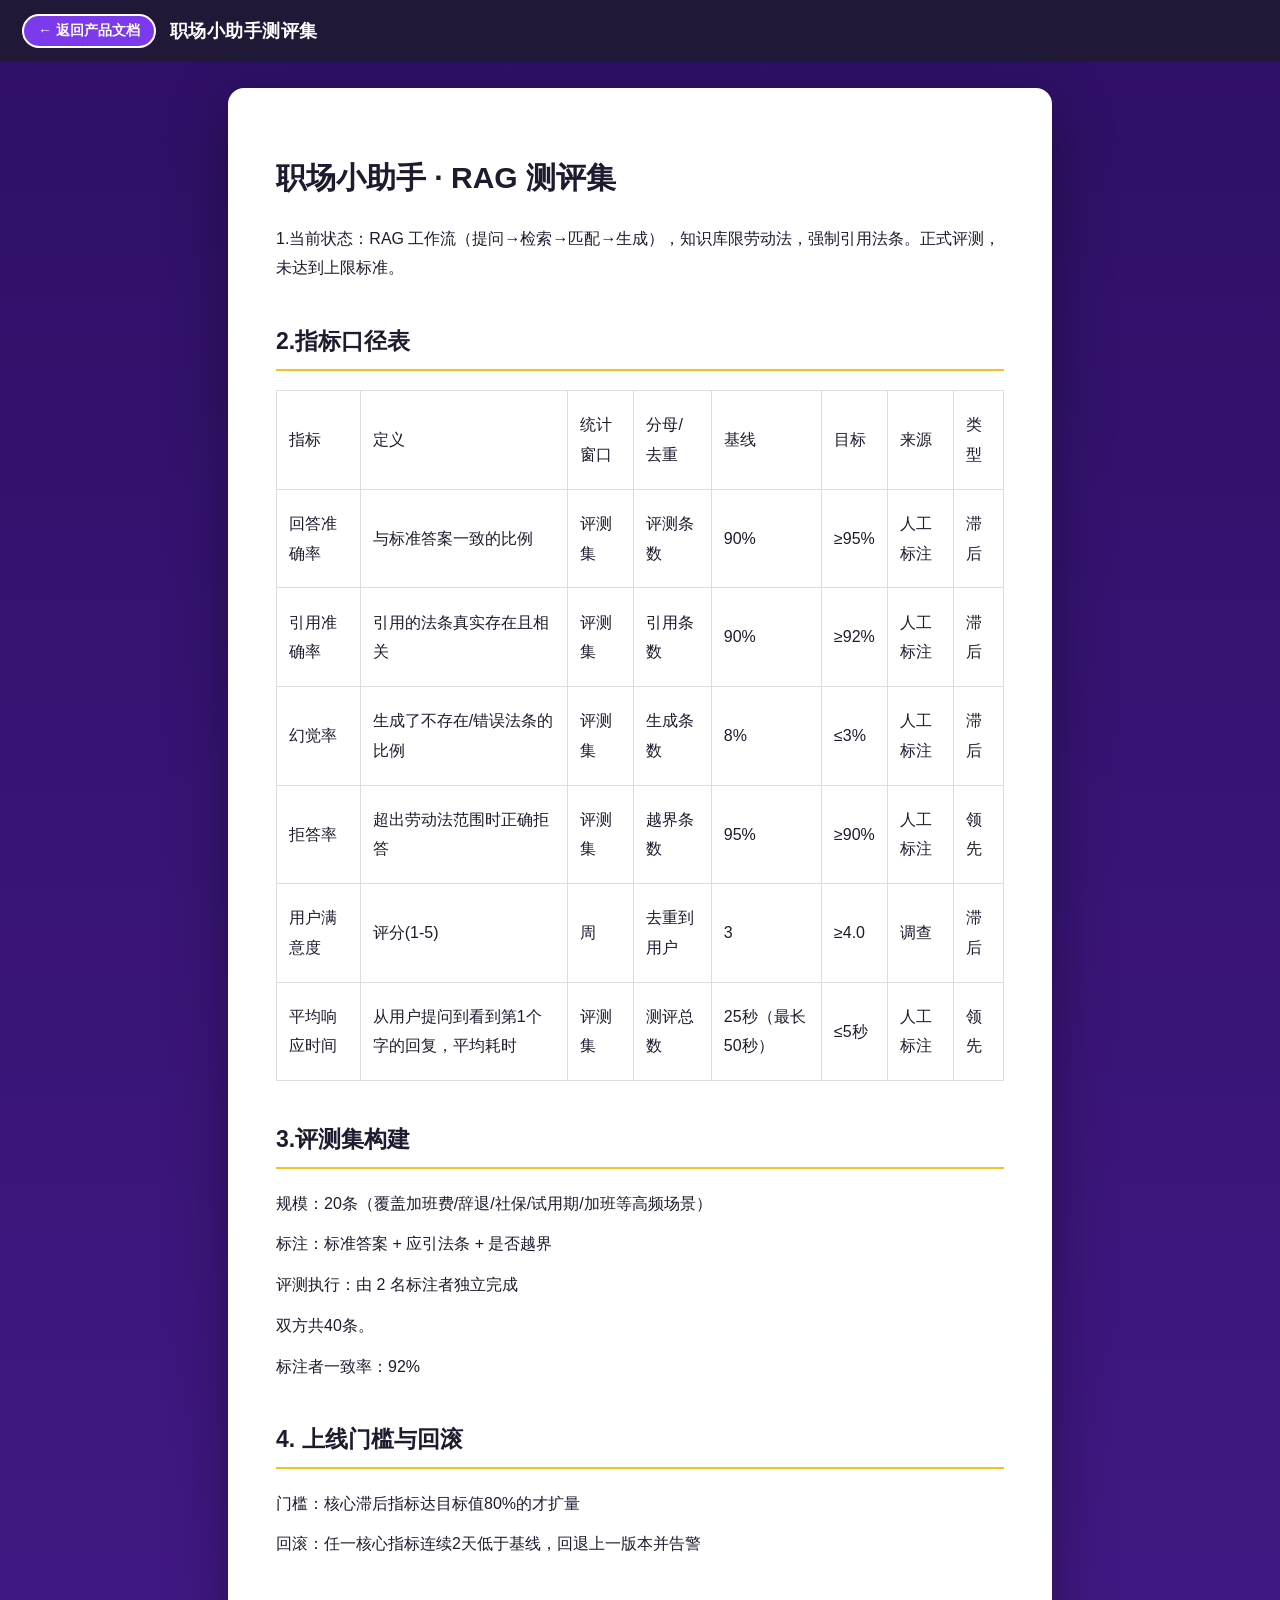
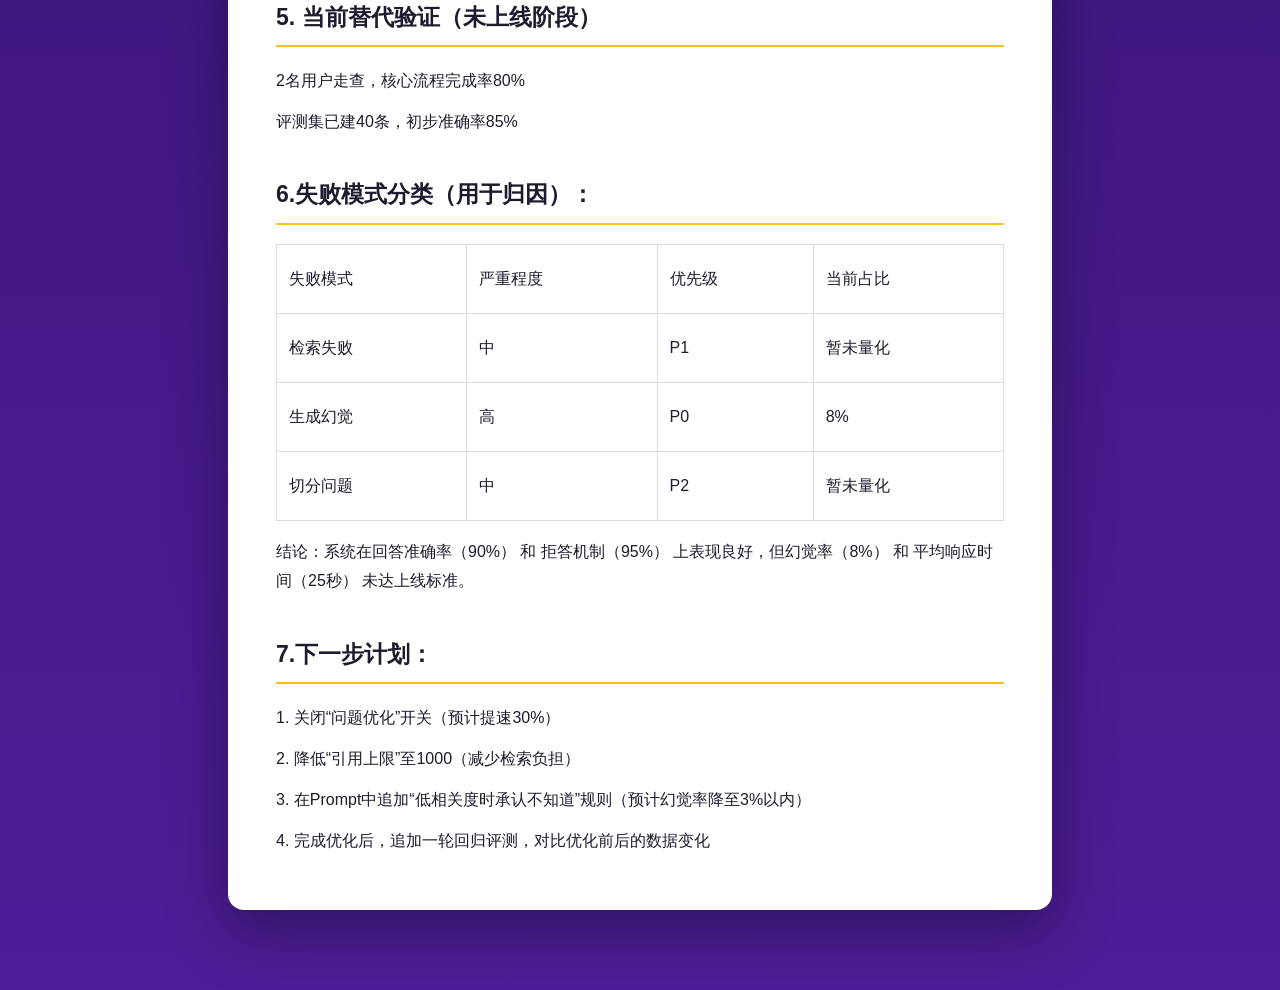
<file: doc11.html>
<!DOCTYPE html>
<html lang="zh-CN">
<head>
<meta charset="UTF-8">
<meta name="viewport" content="width=device-width, initial-scale=1.0">
<title>职场小助手测评集</title>
<style>
  :root{
    --purple-deep:#2e1065; --purple-dark:#4c1d95; --purple:#7c3aed;
    --cream:#fdf6ec; --dark:#1e1b2e; --yellow:#FBBF24;
  }
  *{box-sizing:border-box}
  body{margin:0;font-family:-apple-system,BlinkMacSystemFont,"Segoe UI","PingFang SC","Hiragino Sans GB","Microsoft YaHei",sans-serif;
    background:linear-gradient(180deg,var(--purple-deep),var(--purple-dark));color:var(--dark);min-height:100vh}
  .topbar{position:sticky;top:0;z-index:20;display:flex;align-items:center;gap:14px;
    padding:14px 22px;background:rgba(30,27,46,.85);backdrop-filter:blur(8px);color:#fff}
  .back{display:inline-flex;align-items:center;gap:6px;text-decoration:none;color:#fff;
    background:var(--purple);border:2px solid #fff;border-radius:999px;padding:6px 14px;font-size:14px;font-weight:600;transition:.2s}
  .back:hover{background:var(--yellow);color:var(--dark);border-color:var(--yellow)}
  .topbar h1{font-size:18px;margin:0;font-weight:800;letter-spacing:.5px}
  .wrap{max-width:860px;margin:26px auto 80px;padding:0 18px}
  .paper{background:#fff;border-radius:16px;box-shadow:0 20px 60px rgba(0,0,0,.35);padding:44px 48px;line-height:1.85;font-size:16px}
  .paper h1{font-size:30px;line-height:1.4}
  .paper h2{font-size:23px;margin-top:1.6em;padding-bottom:.3em;border-bottom:2px solid var(--yellow)}
  .paper h3{font-size:19px;margin-top:1.4em}
  .paper h4{font-size:16.5px}
  .paper p{margin:.7em 0}
  .paper ul,.paper ol{margin:.6em 0;padding-left:1.5em}
  .paper li{margin:.25em 0}
  .paper img{max-width:100%;height:auto;border-radius:8px}
  .paper table{border-collapse:collapse;width:100%;margin:1em 0}
  .paper th,.paper td{border:1px solid #ddd;padding:8px 12px;text-align:left}
  .paper th{background:#f6f0ff}
  .paper blockquote{border-left:4px solid var(--purple);margin:1em 0;padding:.3em 1em;background:#faf7ff}
  .paper a{color:var(--purple)}
  @media(max-width:640px){.paper{padding:26px 20px}.topbar h1{font-size:15px}}
</style>
</head>
<body>
  <div class="topbar">
    <a class="back" href="index.html#docs">← 返回产品文档</a>
    <h1>职场小助手测评集</h1>
  </div>
  <div class="wrap">
    <article class="paper">
<h1>职场小助手 · RAG 测评集</h1><p>1.当前状态：RAG 工作流（提问→检索→匹配→生成），知识库限劳动法，强制引用法条。正式评测，未达到上限标准。</p><h2>2.指标口径表</h2><table><tr><td><p>指标</p></td><td><p>定义</p></td><td><p>统计窗口</p></td><td><p>分母/去重</p></td><td><p>基线</p></td><td><p>目标</p></td><td><p>来源</p></td><td><p>类型</p></td></tr><tr><td><p>回答准确率</p></td><td><p>与标准答案一致的比例</p></td><td><p>评测集</p></td><td><p>评测条数</p></td><td><p>90%</p></td><td><p>≥95%</p></td><td><p>人工标注</p></td><td><p>滞后</p></td></tr><tr><td><p>引用准确率</p></td><td><p>引用的法条真实存在且相关</p></td><td><p>评测集</p></td><td><p>引用条数</p></td><td><p>90%</p></td><td><p>≥92%</p></td><td><p>人工标注</p></td><td><p>滞后</p></td></tr><tr><td><p>幻觉率</p></td><td><p>生成了不存在/错误法条的比例</p></td><td><p>评测集</p></td><td><p>生成条数</p></td><td><p>8%</p></td><td><p>≤3%	</p></td><td><p>人工标注</p></td><td><p>滞后</p></td></tr><tr><td><p>拒答率</p></td><td><p>超出劳动法范围时正确拒答</p></td><td><p>评测集</p></td><td><p>越界条数</p></td><td><p>95%</p></td><td><p>≥90%</p></td><td><p>人工标注</p></td><td><p>领先</p></td></tr><tr><td><p>用户满意度</p></td><td><p>评分(1-5)</p></td><td><p>周</p></td><td><p>去重到用户</p></td><td><p>3</p></td><td><p>≥4.0	</p></td><td><p>调查</p></td><td><p>滞后</p></td></tr><tr><td><p>平均响应时间</p></td><td><p>从用户提问到看到第1个字的回复，平均耗时</p></td><td><p>评测集</p></td><td><p>测评总数</p></td><td><p>25秒（最长50秒）</p></td><td><p> ≤5秒</p></td><td><p>人工标注</p></td><td><p>领先</p></td></tr></table><h2>3.评测集构建</h2><p>规模：20条（覆盖加班费/辞退/社保/试用期/加班等高频场景）</p><p>标注：标准答案 + 应引法条 + 是否越界</p><p>评测执行：由 2 名标注者独立完成</p><p>双方共40条。</p><p>标注者一致率：92%</p><h2>4. 上线门槛与回滚</h2><p>门槛：核心滞后指标达目标值80%的才扩量</p><p>回滚：任一核心指标连续2天低于基线，回退上一版本并告警</p><h2>5. 当前替代验证（未上线阶段）</h2><p>2名用户走查，核心流程完成率80%</p><p>评测集已建40条，初步准确率85%</p><h2>6.失败模式分类（用于归因）：</h2><table><tr><td><p>失败模式</p></td><td><p>严重程度</p></td><td><p>优先级</p></td><td><p>当前占比</p></td></tr><tr><td><p>检索失败</p></td><td><p>中</p></td><td><p>P1</p></td><td><p>暂未量化</p></td></tr><tr><td><p>生成幻觉</p></td><td><p>高</p></td><td><p>P0</p></td><td><p>8%</p></td></tr><tr><td><p>切分问题</p></td><td><p>中</p></td><td><p>P2</p></td><td><p>暂未量化</p></td></tr></table><p>结论：系统在回答准确率（90%） 和 拒答机制（95%） 上表现良好，但幻觉率（8%） 和 平均响应时间（25秒） 未达上线标准。</p><h2>7.下一步计划：</h2><p>1. 关闭“问题优化”开关（预计提速30%）</p><p>2. 降低“引用上限”至1000（减少检索负担）</p><p>3. 在Prompt中追加“低相关度时承认不知道”规则（预计幻觉率降至3%以内）</p><p>4. 完成优化后，追加一轮回归评测，对比优化前后的数据变化</p>
    </article>
  </div>
</body>
</html>
</file>
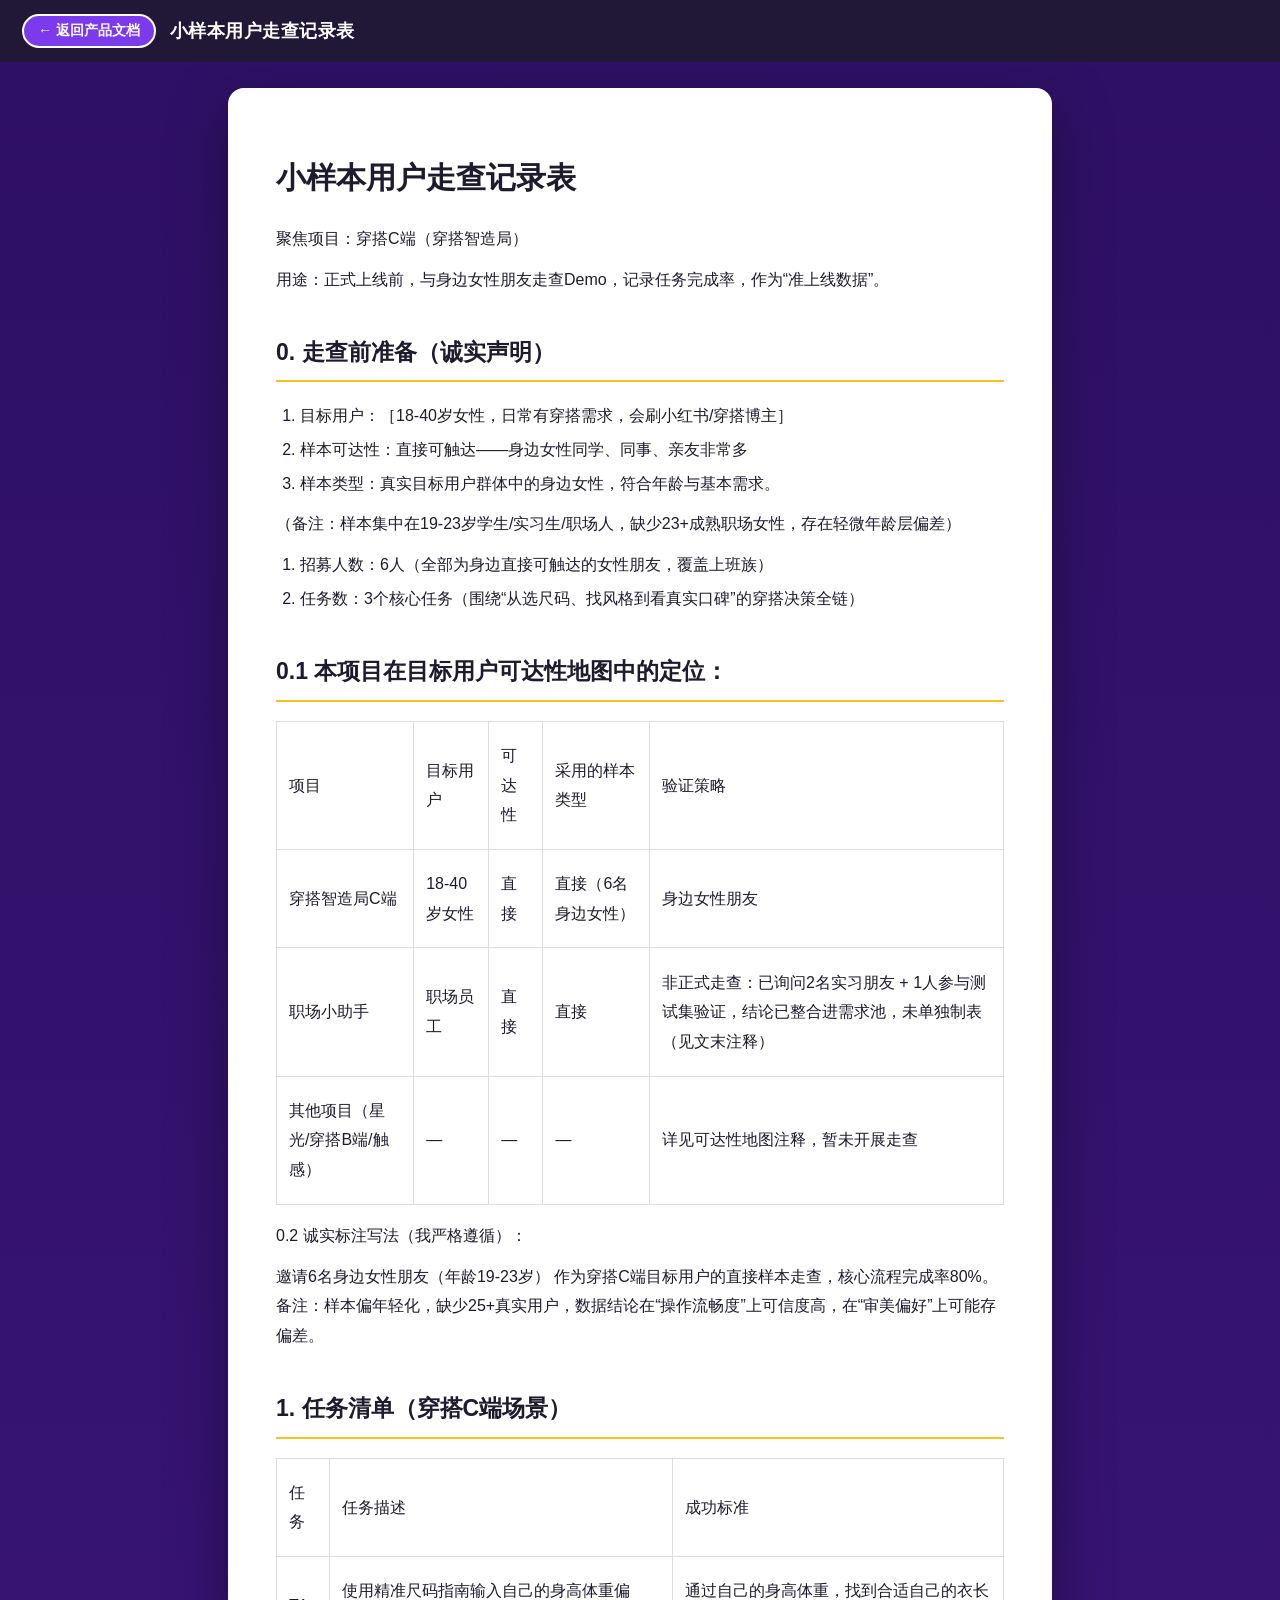
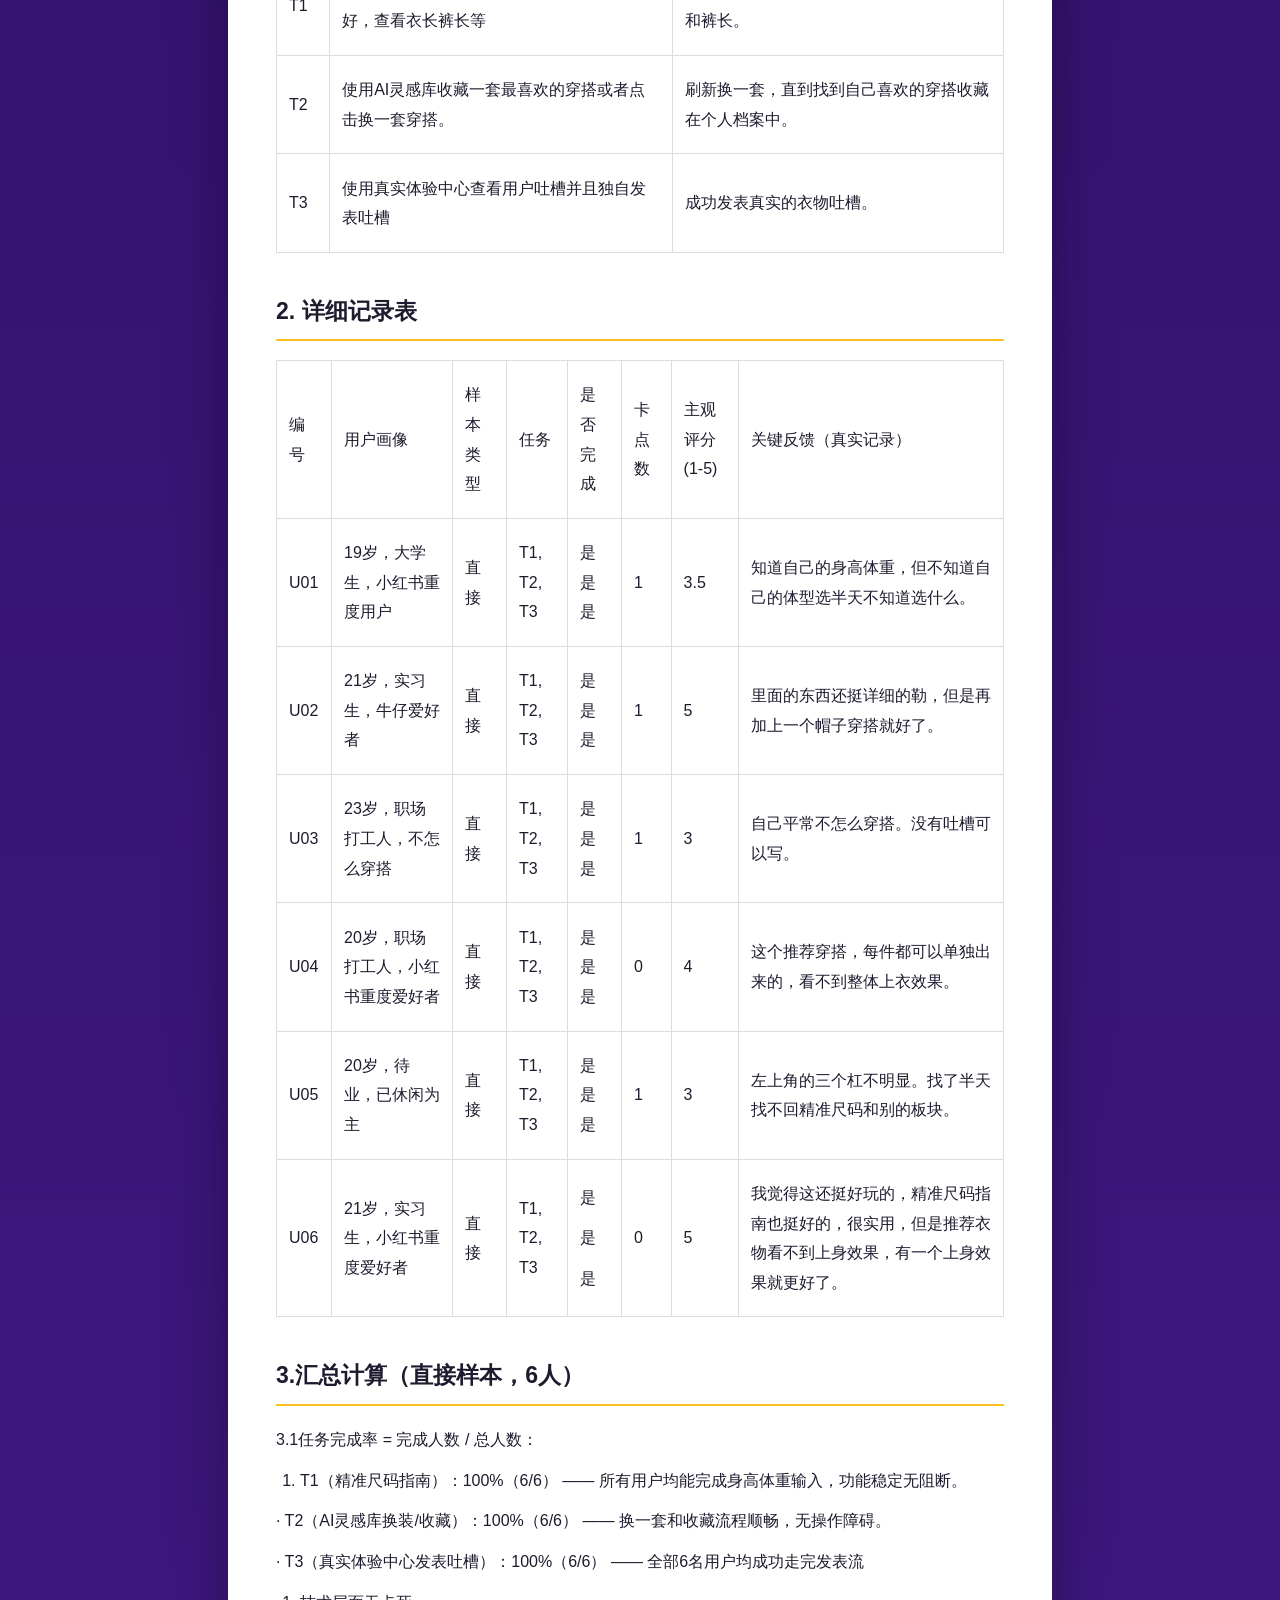
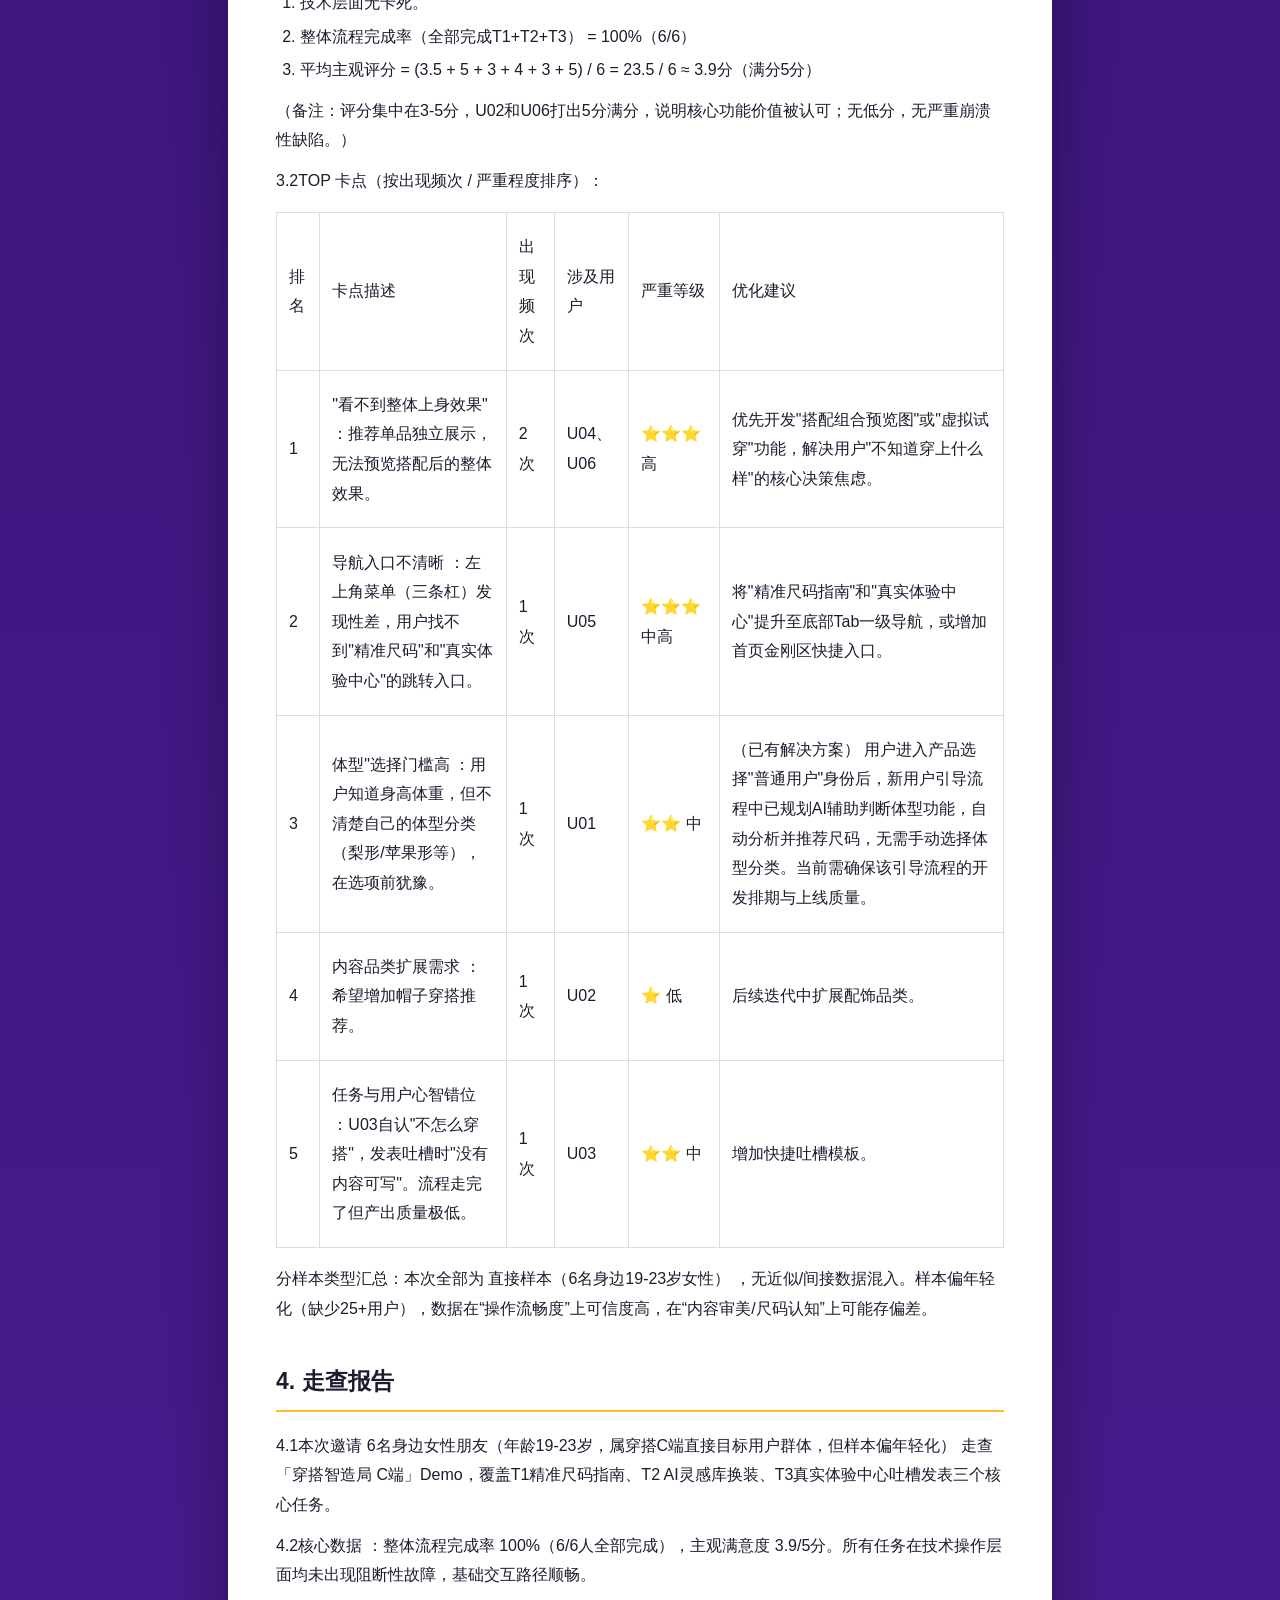
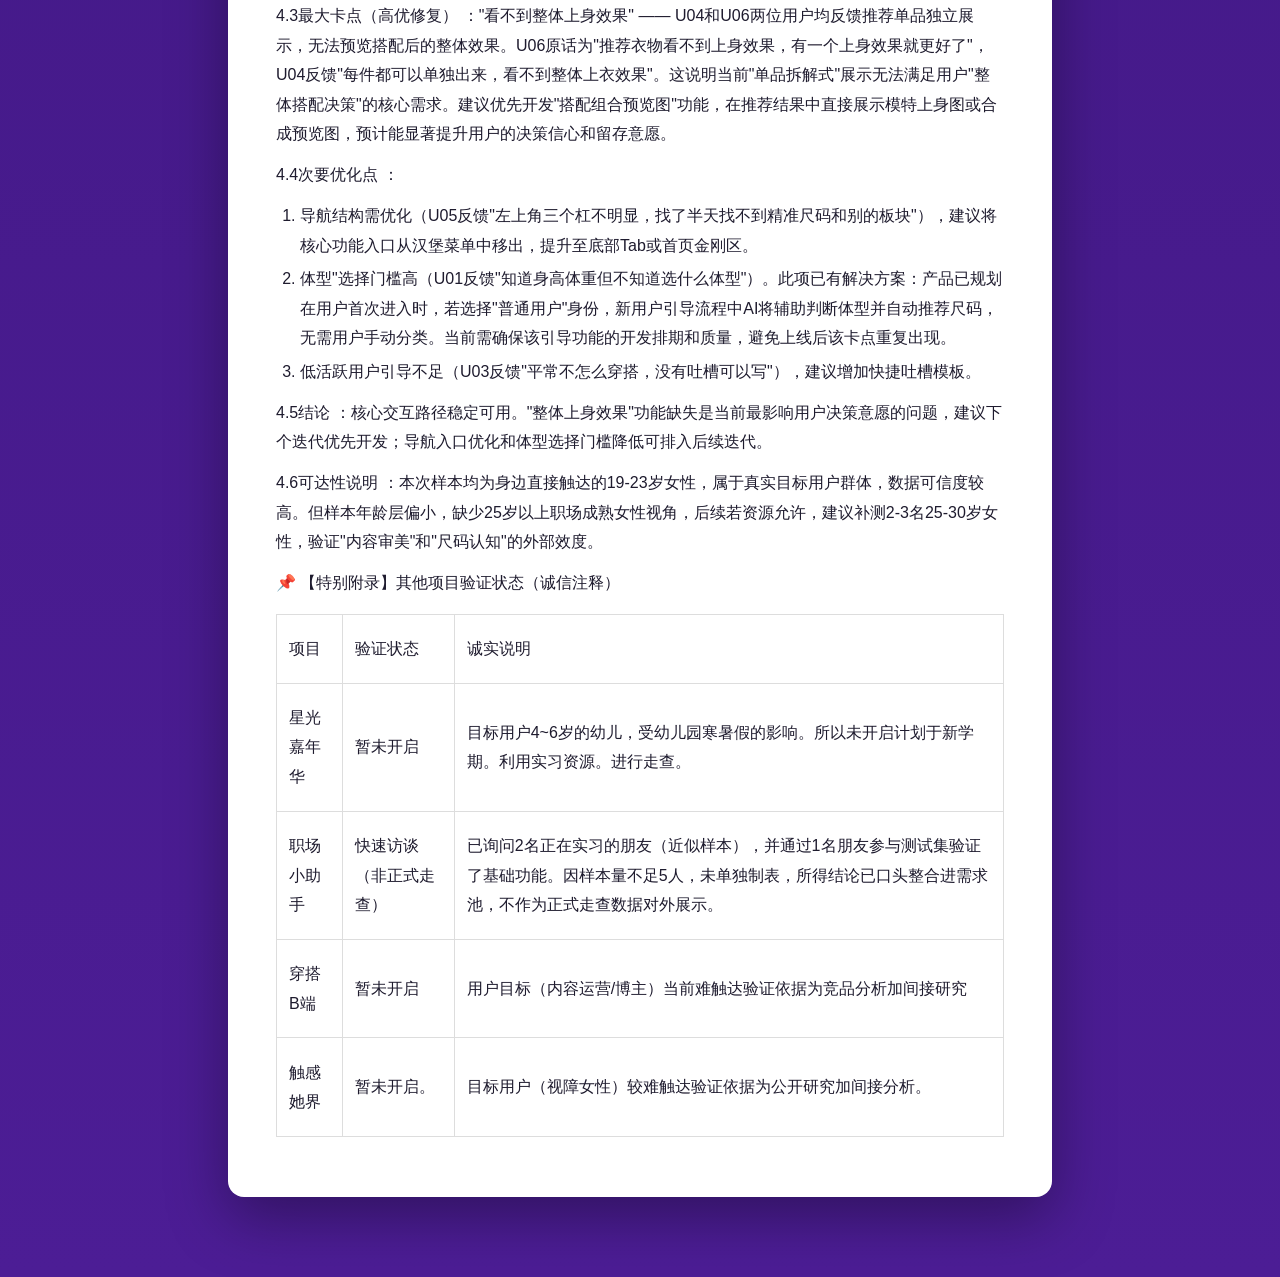
<file: doc12.html>
<!DOCTYPE html>
<html lang="zh-CN" data-immersive-translate-page-theme="light"><head>
<meta charset="UTF-8">
<meta name="viewport" content="width=device-width, initial-scale=1.0">
<title>小样本用户走查记录表</title>
<style>
  :root{
    --purple-deep:#2e1065; --purple-dark:#4c1d95; --purple:#7c3aed;
    --cream:#fdf6ec; --dark:#1e1b2e; --yellow:#FBBF24;
  }
  *{box-sizing:border-box}
  body{margin:0;font-family:-apple-system,BlinkMacSystemFont,"Segoe UI","PingFang SC","Hiragino Sans GB","Microsoft YaHei",sans-serif;
    background:linear-gradient(180deg,var(--purple-deep),var(--purple-dark));color:var(--dark);min-height:100vh}
  .topbar{position:sticky;top:0;z-index:20;display:flex;align-items:center;gap:14px;
    padding:14px 22px;background:rgba(30,27,46,.85);backdrop-filter:blur(8px);color:#fff}
  .back{display:inline-flex;align-items:center;gap:6px;text-decoration:none;color:#fff;
    background:var(--purple);border:2px solid #fff;border-radius:999px;padding:6px 14px;font-size:14px;font-weight:600;transition:.2s}
  .back:hover{background:var(--yellow);color:var(--dark);border-color:var(--yellow)}
  .topbar h1{font-size:18px;margin:0;font-weight:800;letter-spacing:.5px}
  .wrap{max-width:860px;margin:26px auto 80px;padding:0 18px}
  .paper{background:#fff;border-radius:16px;box-shadow:0 20px 60px rgba(0,0,0,.35);padding:44px 48px;line-height:1.85;font-size:16px}
  .paper h1{font-size:30px;line-height:1.4}
  .paper h2{font-size:23px;margin-top:1.6em;padding-bottom:.3em;border-bottom:2px solid var(--yellow)}
  .paper h3{font-size:19px;margin-top:1.4em}
  .paper h4{font-size:16.5px}
  .paper p{margin:.7em 0}
  .paper ul,.paper ol{margin:.6em 0;padding-left:1.5em}
  .paper li{margin:.25em 0}
  .paper img{max-width:100%;height:auto;border-radius:8px}
  .paper table{border-collapse:collapse;width:100%;margin:1em 0}
  .paper th,.paper td{border:1px solid #ddd;padding:8px 12px;text-align:left}
  .paper th{background:#f6f0ff}
  .paper blockquote{border-left:4px solid var(--purple);margin:1em 0;padding:.3em 1em;background:#faf7ff}
  .paper a{color:var(--purple)}
  @media(max-width:640px){.paper{padding:26px 20px}.topbar h1{font-size:15px}}
</style>
<style data-id="immersive-translate-input-injected-css"></style></head>
<body>
  <div class="topbar">
    <a class="back" href="index.html#docs">← 返回产品文档</a>
    <h1>小样本用户走查记录表</h1>
  </div>
  <div class="wrap">
    <article class="paper"><h1>小样本用户走查记录表</h1><p>聚焦项目：穿搭C端（穿搭智造局）</p><p>用途：正式上线前，与身边女性朋友走查Demo，记录任务完成率，作为“准上线数据”。</p><h2>0. 走查前准备（诚实声明）</h2><ol><li>目标用户：［18-40岁女性，日常有穿搭需求，会刷小红书/穿搭博主］</li><li>样本可达性：直接可触达——身边女性同学、同事、亲友非常多</li><li>样本类型：真实目标用户群体中的身边女性，符合年龄与基本需求。</li></ol><p>（备注：样本集中在19-23岁学生/实习生/职场人，缺少23+成熟职场女性，存在轻微年龄层偏差）</p><ol><li>招募人数：6人（全部为身边直接可触达的女性朋友，覆盖上班族）</li><li>任务数：3个核心任务（围绕“从选尺码、找风格到看真实口碑”的穿搭决策全链）</li></ol><h2>0.1 本项目在目标用户可达性地图中的定位：</h2><table><tbody><tr><td><p>项目</p></td><td><p>目标用户</p></td><td><p>可达性</p></td><td><p>采用的样本类型</p></td><td><p>验证策略</p></td></tr><tr><td><p>穿搭智造局C端</p></td><td><p>18-40岁女性</p></td><td><p>直接</p></td><td><p>直接（6名身边女性）</p></td><td><p>身边女性朋友</p></td></tr><tr><td><p>职场小助手</p></td><td><p>职场员工</p></td><td><p>直接</p></td><td><p>直接</p></td><td><p>非正式走查：已询问2名实习朋友 + 1人参与测试集验证，结论已整合进需求池，未单独制表（见文末注释）</p></td></tr><tr><td><p>其他项目（星光/穿搭B端/触感）</p></td><td><p> —</p></td><td><p> — </p></td><td><p> —</p></td><td><p>详见可达性地图注释，暂未开展走查</p></td></tr></tbody></table><p>    </p><p> 0.2 诚实标注写法（我严格遵循）：</p><p>邀请6名身边女性朋友（年龄19-23岁） 作为穿搭C端目标用户的直接样本走查，核心流程完成率80%。备注：样本偏年轻化，缺少25+真实用户，数据结论在“操作流畅度”上可信度高，在“审美偏好”上可能存偏差。</p><h2>1. 任务清单（穿搭C端场景）</h2><table><tbody><tr><td><p>任务</p></td><td><p>任务描述</p></td><td><p>成功标准</p></td></tr><tr><td><p>T1</p></td><td><p>使用精准尺码指南输入自己的身高体重偏好，查看衣长裤长等</p></td><td><p>通过自己的身高体重，找到合适自己的衣长和裤长。</p></td></tr><tr><td><p>T2</p></td><td><p>使用AI灵感库收藏一套最喜欢的穿搭或者点击换一套穿搭。</p></td><td><p>刷新换一套，直到找到自己喜欢的穿搭收藏在个人档案中。</p></td></tr><tr><td><p>T3</p></td><td><p>使用真实体验中心查看用户吐槽并且独自发表吐槽</p></td><td><p>成功发表真实的衣物吐槽。</p></td></tr></tbody></table><h2>2. 详细记录表</h2><table><tbody><tr><td><p>编号</p></td><td><p>用户画像</p></td><td><p>样本类型</p></td><td><p>任务</p></td><td><p>是否完成</p></td><td><p>卡点数</p></td><td><p>主观评分(1-5) </p></td><td><p>关键反馈（真实记录）</p></td></tr><tr><td><p>U01</p></td><td><p>19岁，大学生，小红书重度用户</p></td><td><p>直接</p></td><td><p>T1, T2, T3</p></td><td><p>是  是  是</p></td><td><p>1</p></td><td><p>3.5</p></td><td><p>知道自己的身高体重，但不知道自己的体型选半天不知道选什么。</p></td></tr><tr><td><p>U02</p></td><td><p>21岁，实习生，牛仔爱好者</p></td><td><p>直接</p></td><td><p>T1, T2, T3</p></td><td><p>是  是  是</p></td><td><p>1</p></td><td><p>5</p></td><td><p>里面的东西还挺详细的勒，但是再加上一个帽子穿搭就好了。</p></td></tr><tr><td><p>U03</p></td><td><p>23岁，职场打工人，不怎么穿搭</p></td><td><p>直接</p></td><td><p>T1, T2, T3</p></td><td><p>是  是  是</p></td><td><p>1</p></td><td><p>3</p></td><td><p>自己平常不怎么穿搭。没有吐槽可以写。</p></td></tr><tr><td><p>U04</p></td><td><p>20岁，职场打工人，小红书重度爱好者</p></td><td><p>直接</p></td><td><p>T1, T2, T3</p></td><td><p>是  是  是</p></td><td><p>0</p></td><td><p>4</p></td><td><p>这个推荐穿搭，每件都可以单独出来的，看不到整体上衣效果。</p></td></tr><tr><td><p>U05</p></td><td><p>20岁，待业，已休闲为主</p></td><td><p>直接</p></td><td><p>T1, T2, T3</p></td><td><p>是  是  是</p></td><td><p>1</p></td><td><p>3</p></td><td><p>左上角的三个杠不明显。找了半天找不回精准尺码和别的板块。</p></td></tr><tr><td><p>U06</p></td><td><p>21岁，实习生，小红书重度爱好者</p></td><td><p>直接</p></td><td><p>T1, T2, T3</p></td><td><p>是</p><p>是</p><p>是</p></td><td><p>0</p></td><td><p>5</p></td><td><p>我觉得这还挺好玩的，精准尺码指南也挺好的，很实用，但是推荐衣物看不到上身效果，有一个上身效果就更好了。</p></td></tr></tbody></table><h2>3.汇总计算（直接样本，6人）</h2><p>3.1任务完成率 = 完成人数 / 总人数：</p><ol><li>T1（精准尺码指南）：100%（6/6） —— 所有用户均能完成身高体重输入，功能稳定无阻断。</li></ol><p>  · T2（AI灵感库换装/收藏）：100%（6/6） —— 换一套和收藏流程顺畅，无操作障碍。</p><p>  · T3（真实体验中心发表吐槽）：100%（6/6） —— 全部6名用户均成功走完发表流</p><ol><li>技术层面无卡死。</li><li>整体流程完成率（全部完成T1+T2+T3） = 100%（6/6）</li><li>平均主观评分 = (3.5 + 5 + 3 + 4 + 3 + 5) / 6 = 23.5 / 6 ≈ 3.9分（满分5分）</li></ol><p> （备注：评分集中在3-5分，U02和U06打出5分满分，说明核心功能价值被认可；无低分，无严重崩溃性缺陷。）</p><p>3.2TOP 卡点（按出现频次 / 严重程度排序）：</p><table><tbody><tr><td><p>排名</p></td><td><p>卡点描述</p></td><td><p>出现频次</p></td><td><p>涉及用户</p></td><td><p>严重等级</p></td><td><p>优化建议</p></td></tr><tr><td><p>1</p></td><td><p>"看不到整体上身效果" ：推荐单品独立展示，无法预览搭配后的整体效果。</p></td><td><p>2次</p></td><td><p>U04、U06</p></td><td><p>⭐⭐⭐ 高</p></td><td><p>优先开发"搭配组合预览图"或"虚拟试穿"功能，解决用户"不知道穿上什么样"的核心决策焦虑。</p></td></tr><tr><td><p>2</p></td><td><p>导航入口不清晰 ：左上角菜单（三条杠）发现性差，用户找不到"精准尺码"和"真实体验中心"的跳转入口。</p></td><td><p>1次</p></td><td><p>U05</p></td><td><p>⭐⭐⭐ 中高</p></td><td><p>将"精准尺码指南"和"真实体验中心"提升至底部Tab一级导航，或增加首页金刚区快捷入口。</p></td></tr><tr><td><p>3</p></td><td><p>体型"选择门槛高 ：用户知道身高体重，但不清楚自己的体型分类（梨形/苹果形等），在选项前犹豫。</p></td><td><p>1次</p></td><td><p>U01</p></td><td><p>⭐⭐ 中</p></td><td><p>（已有解决方案） 用户进入产品选择"普通用户"身份后，新用户引导流程中已规划AI辅助判断体型功能，自动分析并推荐尺码，无需手动选择体型分类。当前需确保该引导流程的开发排期与上线质量。</p></td></tr><tr><td><p>4</p></td><td><p>内容品类扩展需求 ：希望增加帽子穿搭推荐。</p></td><td><p>1次</p></td><td><p>U02</p></td><td><p> ⭐ 低 </p></td><td><p>后续迭代中扩展配饰品类。</p></td></tr><tr><td><p>5</p></td><td><p>任务与用户心智错位 ：U03自认"不怎么穿搭"，发表吐槽时"没有内容可写"。流程走完了但产出质量极低。</p></td><td><p>1次</p></td><td><p>U03</p></td><td><p>⭐⭐ 中</p></td><td><p>增加快捷吐槽模板。</p></td></tr></tbody></table><p>分样本类型汇总：本次全部为 直接样本（6名身边19-23岁女性） ，无近似/间接数据混入。样本偏年轻化（缺少25+用户），数据在“操作流畅度”上可信度高，在“内容审美/尺码认知”上可能存偏差。</p><h2>4. 走查报告</h2><p>4.1本次邀请 6名身边女性朋友（年龄19-23岁，属穿搭C端直接目标用户群体，但样本偏年轻化） 走查「穿搭智造局 C端」Demo，覆盖T1精准尺码指南、T2 AI灵感库换装、T3真实体验中心吐槽发表三个核心任务。</p><p>4.2核心数据 ：整体流程完成率 100%（6/6人全部完成），主观满意度 3.9/5分。所有任务在技术操作层面均未出现阻断性故障，基础交互路径顺畅。</p><p>4.3最大卡点（高优修复） ："看不到整体上身效果" —— U04和U06两位用户均反馈推荐单品独立展示，无法预览搭配后的整体效果。U06原话为"推荐衣物看不到上身效果，有一个上身效果就更好了"，U04反馈"每件都可以单独出来，看不到整体上衣效果"。这说明当前"单品拆解式"展示无法满足用户"整体搭配决策"的核心需求。建议优先开发"搭配组合预览图"功能，在推荐结果中直接展示模特上身图或合成预览图，预计能显著提升用户的决策信心和留存意愿。</p><p>4.4次要优化点 ：</p><ol><li>导航结构需优化（U05反馈"左上角三个杠不明显，找了半天找不到精准尺码和别的板块"），建议将核心功能入口从汉堡菜单中移出，提升至底部Tab或首页金刚区。</li><li>体型"选择门槛高（U01反馈"知道身高体重但不知道选什么体型"）。此项已有解决方案：产品已规划在用户首次进入时，若选择"普通用户"身份，新用户引导流程中AI将辅助判断体型并自动推荐尺码，无需用户手动分类。当前需确保该引导功能的开发排期和质量，避免上线后该卡点重复出现。</li><li>低活跃用户引导不足（U03反馈"平常不怎么穿搭，没有吐槽可以写"），建议增加快捷吐槽模板。</li></ol><p>4.5结论 ：核心交互路径稳定可用。"整体上身效果"功能缺失是当前最影响用户决策意愿的问题，建议下个迭代优先开发；导航入口优化和体型选择门槛降低可排入后续迭代。</p><p>4.6可达性说明 ：本次样本均为身边直接触达的19-23岁女性，属于真实目标用户群体，数据可信度较高。但样本年龄层偏小，缺少25岁以上职场成熟女性视角，后续若资源允许，建议补测2-3名25-30岁女性，验证"内容审美"和"尺码认知"的外部效度。</p><p>📌 【特别附录】其他项目验证状态（诚信注释）</p><table><tbody><tr><td><p>项目</p></td><td><p>验证状态</p></td><td><p>诚实说明</p></td></tr><tr><td><p>星光嘉年华</p></td><td><p>暂未开启</p></td><td><p>目标用户4~6岁的幼儿，受幼儿园寒暑假的影响。所以未开启计划于新学期。利用实习资源。进行走查。</p></td></tr><tr><td><p>职场小助手</p></td><td><p>快速访谈（非正式走查）</p></td><td><p>已询问2名正在实习的朋友（近似样本），并通过1名朋友参与测试集验证了基础功能。因样本量不足5人，未单独制表，所得结论已口头整合进需求池，不作为正式走查数据对外展示。</p></td></tr><tr><td><p>穿搭B端</p></td><td><p>暂未开启</p></td><td><p>用户目标（内容运营/博主）当前难触达验证依据为竞品分析加间接研究</p></td></tr><tr><td><p>触感她界</p></td><td><p>暂未开启。</p></td><td><p>目标用户（视障女性）较难触达验证依据为公开研究加间接分析。</p></td></tr></tbody></table><p>  </p><p>  </p></article>
  </div>

</body></html>
</file>
